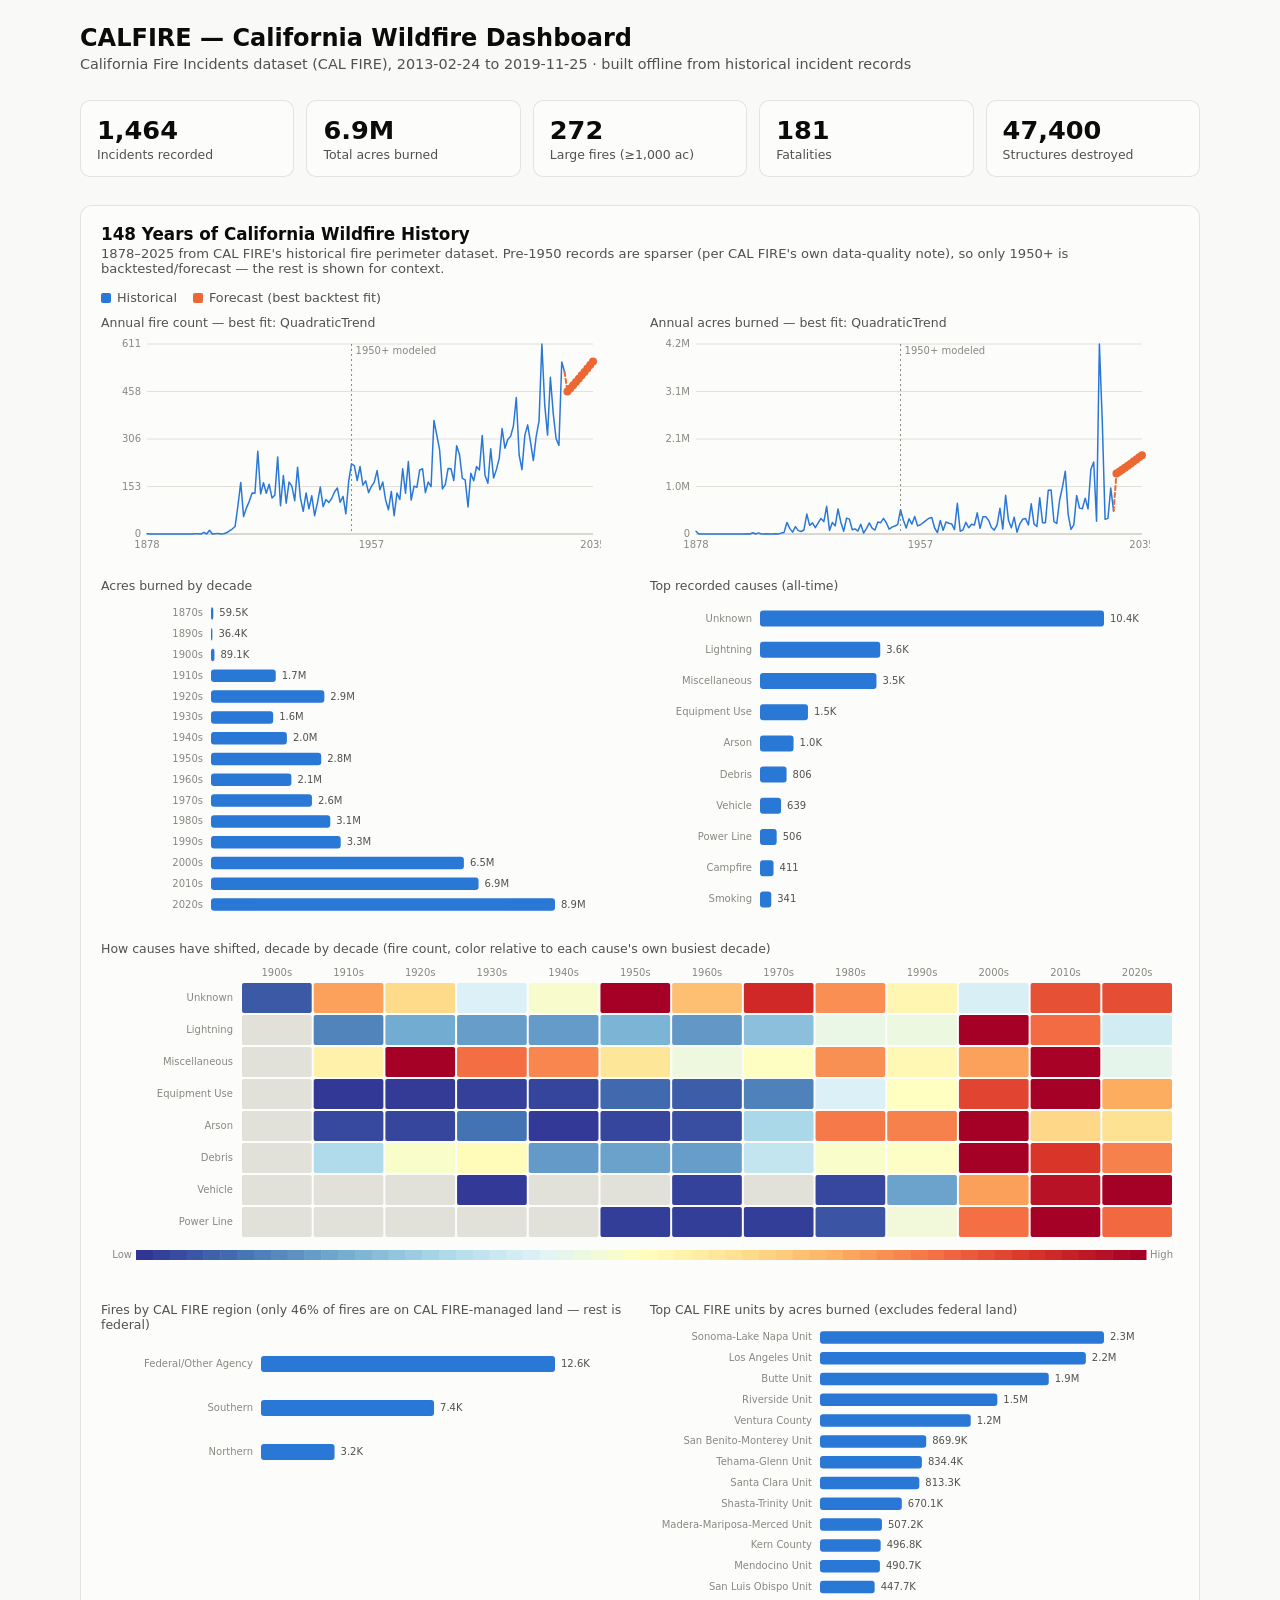
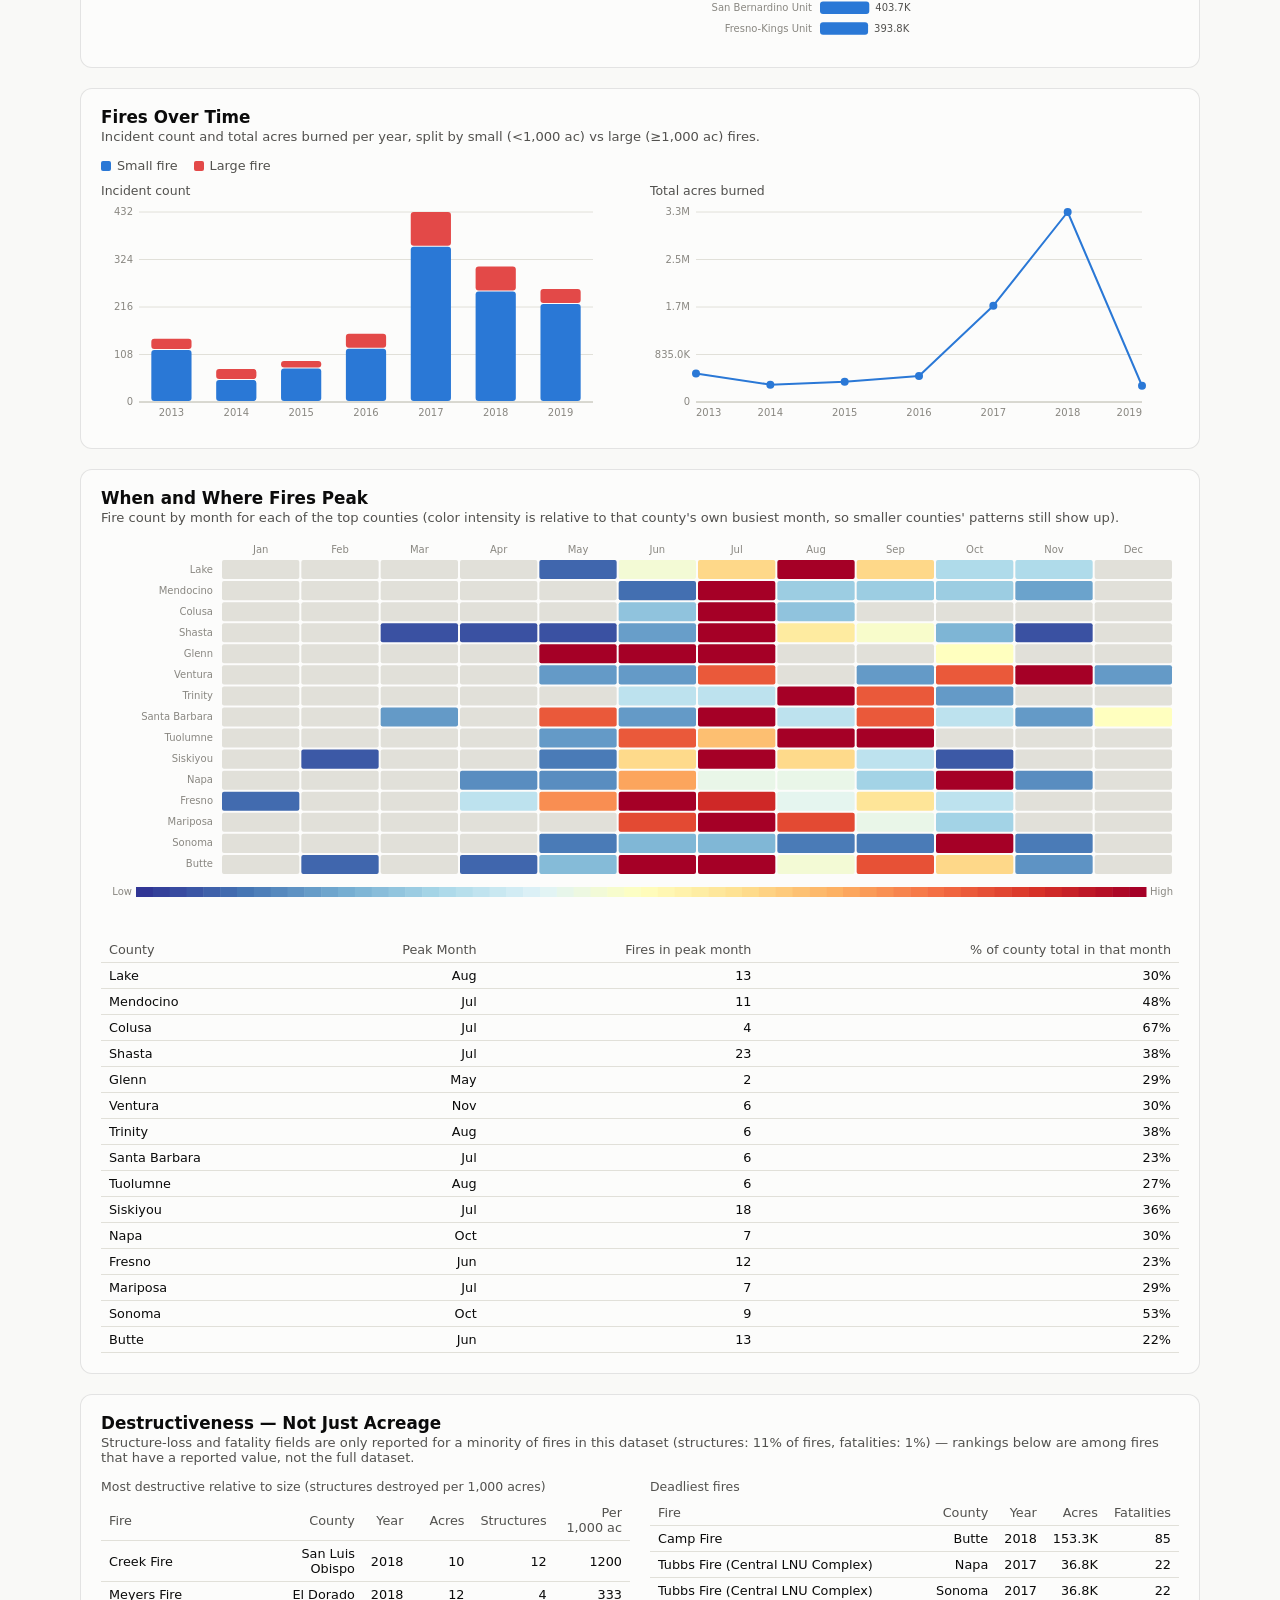
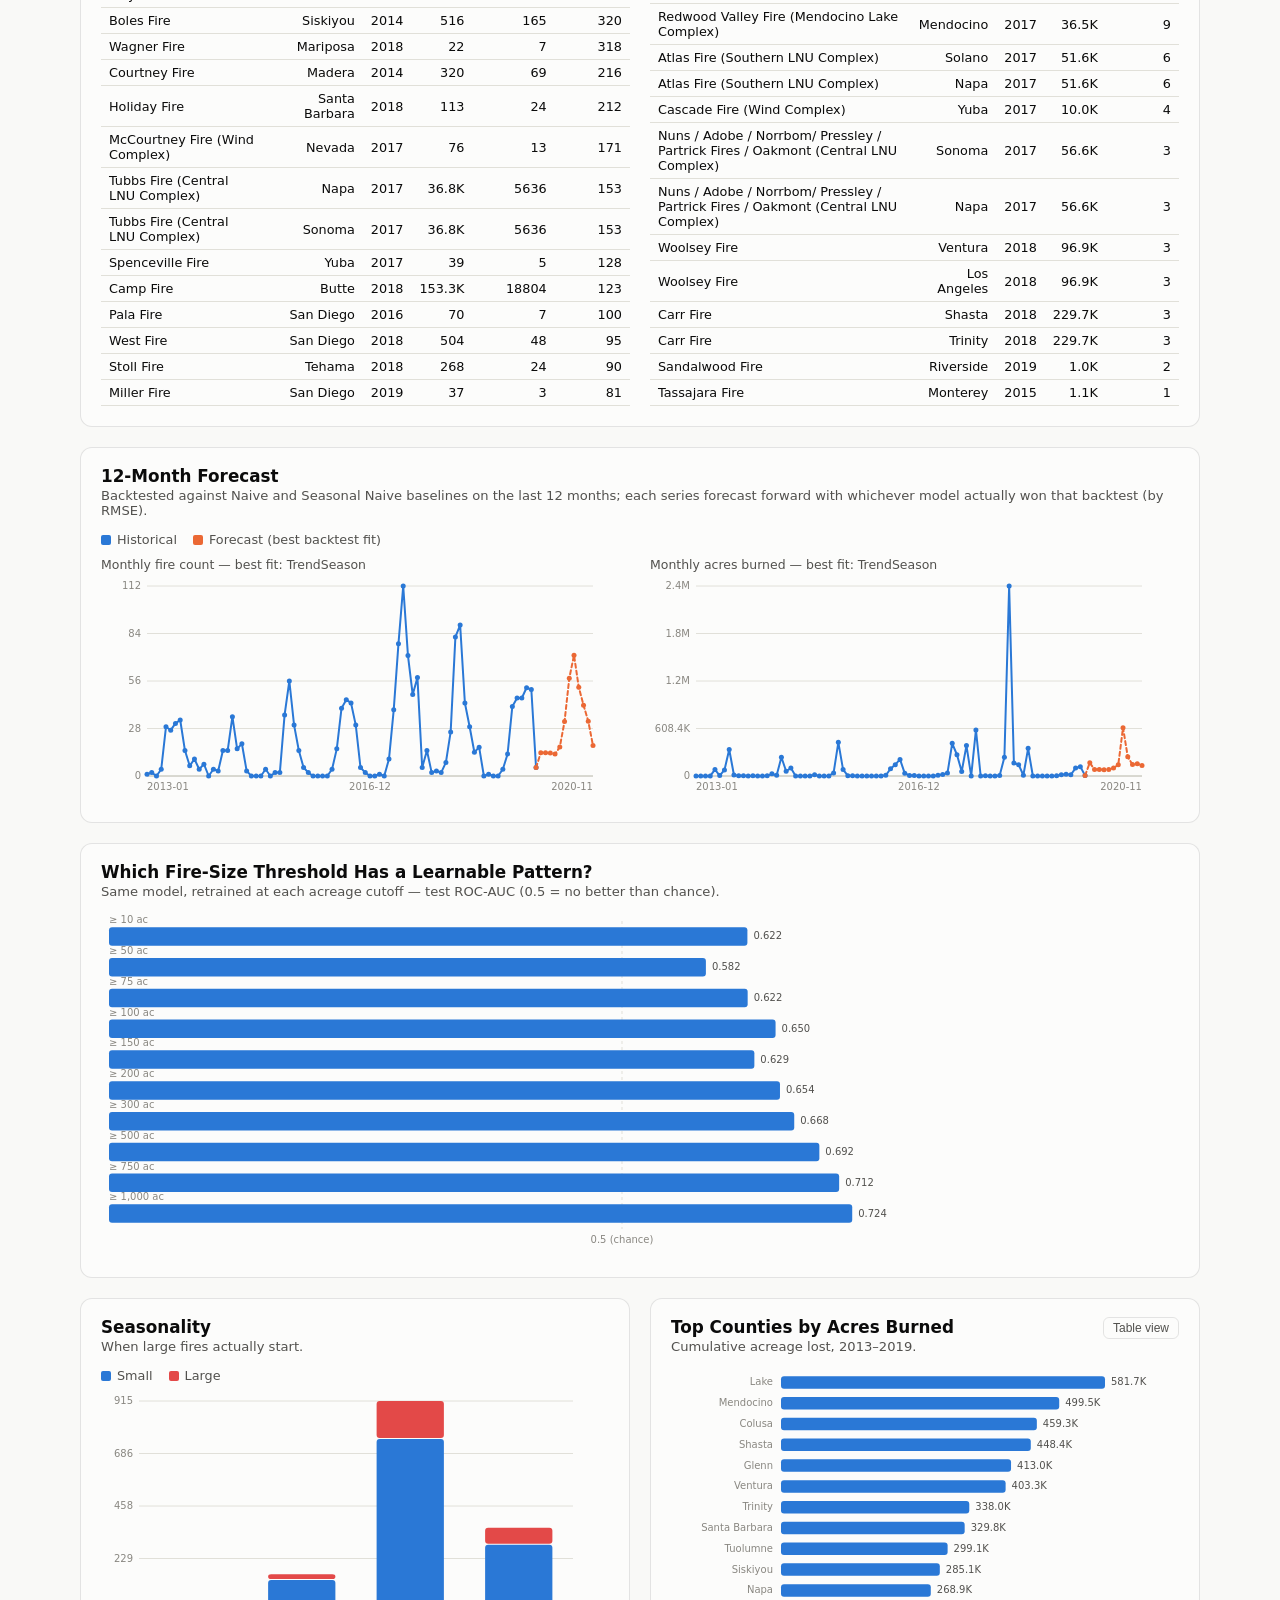
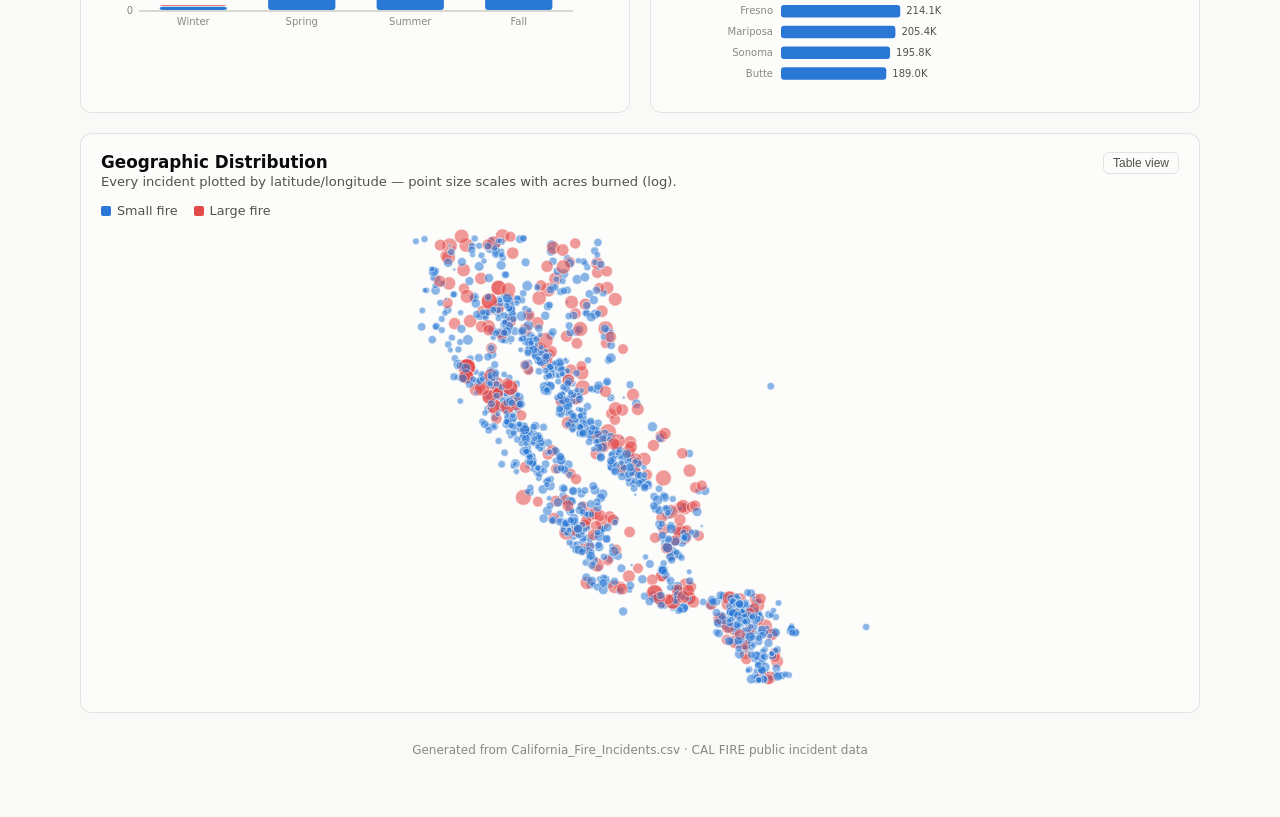
<file: dashboard/index.html>
<!doctype html>
<html lang="en">
<head>
<meta charset="utf-8">
<title>CALFIRE — California Wildfire Dashboard</title>
<style>
  .viz-root {
    color-scheme: light;
    --surface-1:      #fcfcfb;
    --plane:          #f9f9f7;
    --text-primary:   #0b0b0b;
    --text-secondary: #52514e;
    --text-muted:     #898781;
    --gridline:       #e1e0d9;
    --baseline:       #c3c2b7;
    --border:         rgba(11,11,11,0.10);
    --series-small:   #2a78d6;
    --series-large:   #e34948;
    --series-county:  #2a78d6;
    --series-forecast:#eb6834;
    --status-critical:#d03b3b;
  }
  @media (prefers-color-scheme: dark) {
    :root:where(:not([data-theme="light"])) .viz-root {
      color-scheme: dark;
      --surface-1:      #1a1a19;
      --plane:          #0d0d0d;
      --text-primary:   #ffffff;
      --text-secondary: #c3c2b7;
      --text-muted:     #898781;
      --gridline:       #2c2c2a;
      --baseline:       #383835;
      --border:         rgba(255,255,255,0.10);
      --series-small:   #3987e5;
      --series-large:   #e66767;
      --series-county:  #3987e5;
      --series-forecast:#d95926;
      --status-critical:#e66767;
    }
  }
  :root[data-theme="dark"] .viz-root {
    color-scheme: dark;
    --surface-1:      #1a1a19;
    --plane:          #0d0d0d;
    --text-primary:   #ffffff;
    --text-secondary: #c3c2b7;
    --text-muted:     #898781;
    --gridline:       #2c2c2a;
    --baseline:       #383835;
    --border:         rgba(255,255,255,0.10);
    --series-small:   #3987e5;
    --series-large:   #e66767;
    --series-county:  #3987e5;
    --series-forecast:#d95926;
    --status-critical:#e66767;
  }

  * { box-sizing: border-box; }
  body { margin: 0; font-family: system-ui, -apple-system, "Segoe UI", sans-serif; }
  .viz-root { background: var(--plane); color: var(--text-primary); min-height: 100%; padding: 24px 20px 60px; }
  .wrap { max-width: 1120px; margin: 0 auto; }
  h1 { font-size: 1.5rem; margin: 0 0 4px; }
  .subtitle { color: var(--text-secondary); font-size: 0.9rem; margin: 0 0 28px; }

  .stat-row { display: grid; grid-template-columns: repeat(auto-fit, minmax(160px, 1fr)); gap: 12px; margin-bottom: 28px; }
  .stat-tile { background: var(--surface-1); border: 1px solid var(--border); border-radius: 10px; padding: 14px 16px; }
  .stat-tile .value { font-size: 1.6rem; font-weight: 600; font-variant-numeric: tabular-nums; }
  .stat-tile .label { font-size: 0.78rem; color: var(--text-secondary); margin-top: 2px; }

  .panel { background: var(--surface-1); border: 1px solid var(--border); border-radius: 12px; padding: 18px 20px 20px; margin-bottom: 20px; }
  .panel h2 { font-size: 1.05rem; margin: 0 0 2px; }
  .panel .desc { font-size: 0.82rem; color: var(--text-secondary); margin: 0 0 14px; }
  .grid-2 { display: grid; grid-template-columns: 1fr 1fr; gap: 20px; }
  @media (max-width: 800px) { .grid-2 { grid-template-columns: 1fr; } }

  .legend { display: flex; gap: 16px; font-size: 0.8rem; color: var(--text-secondary); margin-bottom: 10px; flex-wrap: wrap; }
  .legend .item { display: flex; align-items: center; gap: 6px; }
  .swatch { width: 10px; height: 10px; border-radius: 2px; display: inline-block; }

  svg text { fill: var(--text-muted); font-size: 10px; }
  svg .axis-line { stroke: var(--baseline); stroke-width: 1; }
  svg .gridline { stroke: var(--gridline); stroke-width: 1; }
  svg .value-label { fill: var(--text-secondary); font-size: 10px; font-variant-numeric: tabular-nums; }

  .tooltip {
    position: fixed; pointer-events: none; z-index: 50;
    background: var(--text-primary); color: var(--surface-1);
    font-size: 0.78rem; padding: 6px 9px; border-radius: 6px;
    max-width: 220px; line-height: 1.4; opacity: 0; transition: opacity 0.08s;
  }
  .tooltip.show { opacity: 1; }

  .toggle-btn {
    font-size: 0.75rem; color: var(--text-secondary); background: none;
    border: 1px solid var(--border); border-radius: 6px; padding: 3px 9px;
    cursor: pointer; float: right;
  }
  .toggle-btn:hover { color: var(--text-primary); }

  table.data-table { width: 100%; border-collapse: collapse; font-size: 0.8rem; }
  table.data-table th, table.data-table td { text-align: right; padding: 5px 8px; border-bottom: 1px solid var(--gridline); font-variant-numeric: tabular-nums; }
  table.data-table th:first-child, table.data-table td:first-child { text-align: left; }
  table.data-table th { color: var(--text-secondary); font-weight: 500; }

  footer { text-align: center; font-size: 0.75rem; color: var(--text-muted); margin-top: 30px; }
</style>
</head>
<body>
<div class="viz-root">
  <div class="wrap">
    <h1>CALFIRE — California Wildfire Dashboard</h1>
    <p class="subtitle">California Fire Incidents dataset (CAL FIRE), <span id="date-range"></span> · built offline from historical incident records</p>

    <div class="stat-row" id="stat-row"></div>

    <div class="panel" id="panel-historical" style="display:none">
      <h2>148 Years of California Wildfire History</h2>
      <p class="desc" id="historical-desc"></p>
      <div class="legend">
        <span class="item"><span class="swatch" style="background:var(--series-small)"></span>Historical</span>
        <span class="item"><span class="swatch" style="background:var(--series-forecast)"></span>Forecast (best backtest fit)</span>
      </div>
      <div class="grid-2">
        <div>
          <div style="font-size:0.78rem;color:var(--text-secondary);margin-bottom:6px;" id="historical-count-label">Annual fire count</div>
          <div id="chart-historical-count"></div>
        </div>
        <div>
          <div style="font-size:0.78rem;color:var(--text-secondary);margin-bottom:6px;" id="historical-acres-label">Annual acres burned</div>
          <div id="chart-historical-acres"></div>
        </div>
      </div>
      <div class="grid-2" style="margin-top:18px;">
        <div>
          <div style="font-size:0.78rem;color:var(--text-secondary);margin-bottom:6px;">Acres burned by decade</div>
          <div id="chart-decade"></div>
        </div>
        <div>
          <div style="font-size:0.78rem;color:var(--text-secondary);margin-bottom:6px;">Top recorded causes (all-time)</div>
          <div id="chart-cause"></div>
        </div>
      </div>
      <div style="margin-top:18px;">
        <div style="font-size:0.78rem;color:var(--text-secondary);margin-bottom:6px;">How causes have shifted, decade by decade (fire count, color relative to each cause's own busiest decade)</div>
        <div id="chart-cause-decade"></div>
        <div id="scale-cause-decade"></div>
      </div>
      <div class="grid-2" style="margin-top:18px;">
        <div>
          <div style="font-size:0.78rem;color:var(--text-secondary);margin-bottom:6px;" id="region-label">Fires by CAL FIRE region</div>
          <div id="chart-region"></div>
        </div>
        <div>
          <div style="font-size:0.78rem;color:var(--text-secondary);margin-bottom:6px;">Top CAL FIRE units by acres burned (excludes federal land)</div>
          <div id="chart-calfire-units"></div>
        </div>
      </div>
    </div>

    <div class="panel">
      <h2>Fires Over Time</h2>
      <p class="desc">Incident count and total acres burned per year, split by small (&lt;1,000 ac) vs large (≥1,000 ac) fires.</p>
      <div class="legend">
        <span class="item"><span class="swatch" style="background:var(--series-small)"></span>Small fire</span>
        <span class="item"><span class="swatch" style="background:var(--series-large)"></span>Large fire</span>
      </div>
      <div class="grid-2">
        <div>
          <div style="font-size:0.78rem;color:var(--text-secondary);margin-bottom:6px;">Incident count</div>
          <div id="chart-yearly-count"></div>
        </div>
        <div>
          <div style="font-size:0.78rem;color:var(--text-secondary);margin-bottom:6px;">Total acres burned</div>
          <div id="chart-yearly-acres"></div>
        </div>
      </div>
    </div>

    <div class="panel">
      <h2>When and Where Fires Peak</h2>
      <p class="desc">Fire count by month for each of the top counties (color intensity is relative to that county's own busiest month, so smaller counties' patterns still show up).</p>
      <div id="chart-heatmap"></div>
      <div id="scale-heatmap"></div>
      <div id="table-peak-month" style="margin-top:16px;"></div>
    </div>

    <div class="panel">
      <h2>Destructiveness — Not Just Acreage</h2>
      <p class="desc" id="destructive-desc"></p>
      <div class="grid-2">
        <div>
          <div style="font-size:0.78rem;color:var(--text-secondary);margin-bottom:6px;">Most destructive relative to size (structures destroyed per 1,000 acres)</div>
          <div id="table-destructive"></div>
        </div>
        <div>
          <div style="font-size:0.78rem;color:var(--text-secondary);margin-bottom:6px;">Deadliest fires</div>
          <div id="table-deadly"></div>
        </div>
      </div>
    </div>

    <div class="panel" id="panel-forecast" style="display:none">
      <h2>12-Month Forecast</h2>
      <p class="desc" id="forecast-desc"></p>
      <div class="legend">
        <span class="item"><span class="swatch" style="background:var(--series-small)"></span>Historical</span>
        <span class="item"><span class="swatch" style="background:var(--series-forecast)"></span>Forecast (best backtest fit)</span>
      </div>
      <div class="grid-2">
        <div>
          <div style="font-size:0.78rem;color:var(--text-secondary);margin-bottom:6px;" id="forecast-count-label">Monthly fire count</div>
          <div id="chart-forecast-count"></div>
        </div>
        <div>
          <div style="font-size:0.78rem;color:var(--text-secondary);margin-bottom:6px;" id="forecast-acres-label">Monthly acres burned</div>
          <div id="chart-forecast-acres"></div>
        </div>
      </div>
    </div>

    <div class="panel" id="panel-thresholds" style="display:none">
      <h2>Which Fire-Size Threshold Has a Learnable Pattern?</h2>
      <p class="desc">Same model, retrained at each acreage cutoff — test ROC-AUC (0.5 = no better than chance).</p>
      <div id="chart-thresholds"></div>
    </div>

    <div class="grid-2">
      <div class="panel">
        <h2>Seasonality</h2>
        <p class="desc">When large fires actually start.</p>
        <div class="legend">
          <span class="item"><span class="swatch" style="background:var(--series-small)"></span>Small</span>
          <span class="item"><span class="swatch" style="background:var(--series-large)"></span>Large</span>
        </div>
        <div id="chart-seasonal"></div>
      </div>
      <div class="panel">
        <button class="toggle-btn" data-toggle="county">Table view</button>
        <h2>Top Counties by Acres Burned</h2>
        <p class="desc">Cumulative acreage lost, 2013–2019.</p>
        <div id="chart-county"></div>
        <div id="table-county" style="display:none"></div>
      </div>
    </div>

    <div class="panel">
      <button class="toggle-btn" data-toggle="map">Table view</button>
      <h2>Geographic Distribution</h2>
      <p class="desc">Every incident plotted by latitude/longitude — point size scales with acres burned (log).</p>
      <div class="legend">
        <span class="item"><span class="swatch" style="background:var(--series-small)"></span>Small fire</span>
        <span class="item"><span class="swatch" style="background:var(--series-large)"></span>Large fire</span>
      </div>
      <div id="chart-map"></div>
      <div id="table-map" style="display:none"></div>
    </div>

    <footer>Generated from California_Fire_Incidents.csv · CAL FIRE public incident data</footer>
  </div>
</div>
<div class="tooltip" id="tooltip"></div>

<script>
const DATA = {"stats": {"total_incidents": 1464, "total_acres": 6939166.0, "total_fatalities": 181, "total_structures_destroyed": 47400, "date_min": "2013-02-24", "date_max": "2019-11-25", "small_count": 1192, "large_count": 272}, "yearly": [{"Year": 2013, "count": 144, "acres": 500716.0, "large": 26}, {"Year": 2014, "count": 75, "acres": 305380.0, "large": 25}, {"Year": 2015, "count": 93, "acres": 356960.0, "large": 17}, {"Year": 2016, "count": 155, "acres": 457957.0, "large": 34}, {"Year": 2017, "count": 432, "acres": 1692851.0, "large": 79}, {"Year": 2018, "count": 308, "acres": 3339959.0, "large": 57}, {"Year": 2019, "count": 257, "acres": 285343.0, "large": 34}], "seasonal": [{"Season": "Winter", "count": 26, "large": 7, "acres": 596834.0}, {"Season": "Spring", "count": 160, "large": 25, "acres": 118809.0}, {"Season": "Summer", "count": 915, "large": 166, "acres": 4875209.0}, {"Season": "Fall", "count": 363, "large": 74, "acres": 1348314.0}], "county": [{"CountyPrimary": "Lake", "count": 44, "acres": 581665.0}, {"CountyPrimary": "Mendocino", "count": 23, "acres": 499469.0}, {"CountyPrimary": "Colusa", "count": 6, "acres": 459316.0}, {"CountyPrimary": "Shasta", "count": 60, "acres": 448436.0}, {"CountyPrimary": "Glenn", "count": 7, "acres": 412975.0}, {"CountyPrimary": "Ventura", "count": 20, "acres": 403253.0}, {"CountyPrimary": "Trinity", "count": 16, "acres": 338013.0}, {"CountyPrimary": "Santa Barbara", "count": 26, "acres": 329751.0}, {"CountyPrimary": "Tuolumne", "count": 22, "acres": 299132.0}, {"CountyPrimary": "Siskiyou", "count": 50, "acres": 285123.0}, {"CountyPrimary": "Napa", "count": 23, "acres": 268906.0}, {"CountyPrimary": "Fresno", "count": 53, "acres": 214075.0}, {"CountyPrimary": "Mariposa", "count": 24, "acres": 205354.0}, {"CountyPrimary": "Sonoma", "count": 17, "acres": 195819.0}, {"CountyPrimary": "Butte", "count": 58, "acres": 188989.0}], "monthly": [{"Month": 1, "count": 5, "acres": 3286.0, "MonthName": "Jan"}, {"Month": 2, "count": 5, "acres": 2726.0, "MonthName": "Feb"}, {"Month": 3, "count": 5, "acres": 851.0, "MonthName": "Mar"}, {"Month": 4, "count": 31, "acres": 14456.0, "MonthName": "Apr"}, {"Month": 5, "count": 124, "acres": 103502.0, "MonthName": "May"}, {"Month": 6, "count": 288, "acres": 408786.0, "MonthName": "Jun"}, {"Month": 7, "count": 374, "acres": 3422598.0, "MonthName": "Jul"}, {"Month": 8, "count": 253, "acres": 1043825.0, "MonthName": "Aug"}, {"Month": 9, "count": 188, "acres": 454828.0, "MonthName": "Sep"}, {"Month": 10, "count": 135, "acres": 523587.0, "MonthName": "Oct"}, {"Month": 11, "count": 40, "acres": 369899.0, "MonthName": "Nov"}, {"Month": 12, "count": 16, "acres": 590822.0, "MonthName": "Dec"}], "heatmap": [{"CountyPrimary": "Lake", "Month": 1, "count": 0, "acres": 0.0, "MonthName": "Jan"}, {"CountyPrimary": "Lake", "Month": 2, "count": 0, "acres": 0.0, "MonthName": "Feb"}, {"CountyPrimary": "Lake", "Month": 3, "count": 0, "acres": 0.0, "MonthName": "Mar"}, {"CountyPrimary": "Lake", "Month": 4, "count": 0, "acres": 0.0, "MonthName": "Apr"}, {"CountyPrimary": "Lake", "Month": 5, "count": 1, "acres": 175.0, "MonthName": "May"}, {"CountyPrimary": "Lake", "Month": 6, "count": 6, "acres": 15515.0, "MonthName": "Jun"}, {"CountyPrimary": "Lake", "Month": 7, "count": 8, "acres": 533100.0, "MonthName": "Jul"}, {"CountyPrimary": "Lake", "Month": 8, "count": 13, "acres": 29738.0, "MonthName": "Aug"}, {"CountyPrimary": "Lake", "Month": 9, "count": 8, "acres": 450.0, "MonthName": "Sep"}, {"CountyPrimary": "Lake", "Month": 10, "count": 4, "acres": 2419.0, "MonthName": "Oct"}, {"CountyPrimary": "Lake", "Month": 11, "count": 4, "acres": 268.0, "MonthName": "Nov"}, {"CountyPrimary": "Lake", "Month": 12, "count": 0, "acres": 0.0, "MonthName": "Dec"}, {"CountyPrimary": "Mendocino", "Month": 1, "count": 0, "acres": 0.0, "MonthName": "Jan"}, {"CountyPrimary": "Mendocino", "Month": 2, "count": 0, "acres": 0.0, "MonthName": "Feb"}, {"CountyPrimary": "Mendocino", "Month": 3, "count": 0, "acres": 0.0, "MonthName": "Mar"}, {"CountyPrimary": "Mendocino", "Month": 4, "count": 0, "acres": 0.0, "MonthName": "Apr"}, {"CountyPrimary": "Mendocino", "Month": 5, "count": 0, "acres": 0.0, "MonthName": "May"}, {"CountyPrimary": "Mendocino", "Month": 6, "count": 1, "acres": 35.0, "MonthName": "Jun"}, {"CountyPrimary": "Mendocino", "Month": 7, "count": 11, "acres": 461420.0, "MonthName": "Jul"}, {"CountyPrimary": "Mendocino", "Month": 8, "count": 3, "acres": 367.0, "MonthName": "Aug"}, {"CountyPrimary": "Mendocino", "Month": 9, "count": 3, "acres": 294.0, "MonthName": "Sep"}, {"CountyPrimary": "Mendocino", "Month": 10, "count": 3, "acres": 37236.0, "MonthName": "Oct"}, {"CountyPrimary": "Mendocino", "Month": 11, "count": 2, "acres": 117.0, "MonthName": "Nov"}, {"CountyPrimary": "Mendocino", "Month": 12, "count": 0, "acres": 0.0, "MonthName": "Dec"}, {"CountyPrimary": "Colusa", "Month": 1, "count": 0, "acres": 0.0, "MonthName": "Jan"}, {"CountyPrimary": "Colusa", "Month": 2, "count": 0, "acres": 0.0, "MonthName": "Feb"}, {"CountyPrimary": "Colusa", "Month": 3, "count": 0, "acres": 0.0, "MonthName": "Mar"}, {"CountyPrimary": "Colusa", "Month": 4, "count": 0, "acres": 0.0, "MonthName": "Apr"}, {"CountyPrimary": "Colusa", "Month": 5, "count": 0, "acres": 0.0, "MonthName": "May"}, {"CountyPrimary": "Colusa", "Month": 6, "count": 1, "acres": 28.0, "MonthName": "Jun"}, {"CountyPrimary": "Colusa", "Month": 7, "count": 4, "acres": 459268.0, "MonthName": "Jul"}, {"CountyPrimary": "Colusa", "Month": 8, "count": 1, "acres": 20.0, "MonthName": "Aug"}, {"CountyPrimary": "Colusa", "Month": 9, "count": 0, "acres": 0.0, "MonthName": "Sep"}, {"CountyPrimary": "Colusa", "Month": 10, "count": 0, "acres": 0.0, "MonthName": "Oct"}, {"CountyPrimary": "Colusa", "Month": 11, "count": 0, "acres": 0.0, "MonthName": "Nov"}, {"CountyPrimary": "Colusa", "Month": 12, "count": 0, "acres": 0.0, "MonthName": "Dec"}, {"CountyPrimary": "Shasta", "Month": 1, "count": 0, "acres": 0.0, "MonthName": "Jan"}, {"CountyPrimary": "Shasta", "Month": 2, "count": 0, "acres": 0.0, "MonthName": "Feb"}, {"CountyPrimary": "Shasta", "Month": 3, "count": 1, "acres": 11.0, "MonthName": "Mar"}, {"CountyPrimary": "Shasta", "Month": 4, "count": 1, "acres": 45.0, "MonthName": "Apr"}, {"CountyPrimary": "Shasta", "Month": 5, "count": 1, "acres": 50.0, "MonthName": "May"}, {"CountyPrimary": "Shasta", "Month": 6, "count": 4, "acres": 2120.0, "MonthName": "Jun"}, {"CountyPrimary": "Shasta", "Month": 7, "count": 23, "acres": 322394.0, "MonthName": "Jul"}, {"CountyPrimary": "Shasta", "Month": 8, "count": 13, "acres": 49446.0, "MonthName": "Aug"}, {"CountyPrimary": "Shasta", "Month": 9, "count": 11, "acres": 74168.0, "MonthName": "Sep"}, {"CountyPrimary": "Shasta", "Month": 10, "count": 5, "acres": 169.0, "MonthName": "Oct"}, {"CountyPrimary": "Shasta", "Month": 11, "count": 1, "acres": 33.0, "MonthName": "Nov"}, {"CountyPrimary": "Shasta", "Month": 12, "count": 0, "acres": 0.0, "MonthName": "Dec"}, {"CountyPrimary": "Glenn", "Month": 1, "count": 0, "acres": 0.0, "MonthName": "Jan"}, {"CountyPrimary": "Glenn", "Month": 2, "count": 0, "acres": 0.0, "MonthName": "Feb"}, {"CountyPrimary": "Glenn", "Month": 3, "count": 0, "acres": 0.0, "MonthName": "Mar"}, {"CountyPrimary": "Glenn", "Month": 4, "count": 0, "acres": 0.0, "MonthName": "Apr"}, {"CountyPrimary": "Glenn", "Month": 5, "count": 2, "acres": 292.0, "MonthName": "May"}, {"CountyPrimary": "Glenn", "Month": 6, "count": 2, "acres": 2417.0, "MonthName": "Jun"}, {"CountyPrimary": "Glenn", "Month": 7, "count": 2, "acres": 410203.0, "MonthName": "Jul"}, {"CountyPrimary": "Glenn", "Month": 8, "count": 0, "acres": 0.0, "MonthName": "Aug"}, {"CountyPrimary": "Glenn", "Month": 9, "count": 0, "acres": 0.0, "MonthName": "Sep"}, {"CountyPrimary": "Glenn", "Month": 10, "count": 1, "acres": 63.0, "MonthName": "Oct"}, {"CountyPrimary": "Glenn", "Month": 11, "count": 0, "acres": 0.0, "MonthName": "Nov"}, {"CountyPrimary": "Glenn", "Month": 12, "count": 0, "acres": 0.0, "MonthName": "Dec"}, {"CountyPrimary": "Ventura", "Month": 1, "count": 0, "acres": 0.0, "MonthName": "Jan"}, {"CountyPrimary": "Ventura", "Month": 2, "count": 0, "acres": 0.0, "MonthName": "Feb"}, {"CountyPrimary": "Ventura", "Month": 3, "count": 0, "acres": 0.0, "MonthName": "Mar"}, {"CountyPrimary": "Ventura", "Month": 4, "count": 0, "acres": 0.0, "MonthName": "Apr"}, {"CountyPrimary": "Ventura", "Month": 5, "count": 1, "acres": 4346.0, "MonthName": "May"}, {"CountyPrimary": "Ventura", "Month": 6, "count": 1, "acres": 2304.0, "MonthName": "Jun"}, {"CountyPrimary": "Ventura", "Month": 7, "count": 5, "acres": 319.0, "MonthName": "Jul"}, {"CountyPrimary": "Ventura", "Month": 8, "count": 0, "acres": 0.0, "MonthName": "Aug"}, {"CountyPrimary": "Ventura", "Month": 9, "count": 1, "acres": 279.0, "MonthName": "Sep"}, {"CountyPrimary": "Ventura", "Month": 10, "count": 5, "acres": 12182.0, "MonthName": "Oct"}, {"CountyPrimary": "Ventura", "Month": 11, "count": 6, "acres": 101930.0, "MonthName": "Nov"}, {"CountyPrimary": "Ventura", "Month": 12, "count": 1, "acres": 281893.0, "MonthName": "Dec"}, {"CountyPrimary": "Trinity", "Month": 1, "count": 0, "acres": 0.0, "MonthName": "Jan"}, {"CountyPrimary": "Trinity", "Month": 2, "count": 0, "acres": 0.0, "MonthName": "Feb"}, {"CountyPrimary": "Trinity", "Month": 3, "count": 0, "acres": 0.0, "MonthName": "Mar"}, {"CountyPrimary": "Trinity", "Month": 4, "count": 0, "acres": 0.0, "MonthName": "Apr"}, {"CountyPrimary": "Trinity", "Month": 5, "count": 0, "acres": 0.0, "MonthName": "May"}, {"CountyPrimary": "Trinity", "Month": 6, "count": 2, "acres": 1842.0, "MonthName": "Jun"}, {"CountyPrimary": "Trinity", "Month": 7, "count": 2, "acres": 229666.0, "MonthName": "Jul"}, {"CountyPrimary": "Trinity", "Month": 8, "count": 6, "acres": 27354.0, "MonthName": "Aug"}, {"CountyPrimary": "Trinity", "Month": 9, "count": 5, "acres": 79003.0, "MonthName": "Sep"}, {"CountyPrimary": "Trinity", "Month": 10, "count": 1, "acres": 148.0, "MonthName": "Oct"}, {"CountyPrimary": "Trinity", "Month": 11, "count": 0, "acres": 0.0, "MonthName": "Nov"}, {"CountyPrimary": "Trinity", "Month": 12, "count": 0, "acres": 0.0, "MonthName": "Dec"}, {"CountyPrimary": "Santa Barbara", "Month": 1, "count": 0, "acres": 0.0, "MonthName": "Jan"}, {"CountyPrimary": "Santa Barbara", "Month": 2, "count": 0, "acres": 0.0, "MonthName": "Feb"}, {"CountyPrimary": "Santa Barbara", "Month": 3, "count": 1, "acres": 258.0, "MonthName": "Mar"}, {"CountyPrimary": "Santa Barbara", "Month": 4, "count": 0, "acres": 0.0, "MonthName": "Apr"}, {"CountyPrimary": "Santa Barbara", "Month": 5, "count": 5, "acres": 3036.0, "MonthName": "May"}, {"CountyPrimary": "Santa Barbara", "Month": 6, "count": 1, "acres": 7474.0, "MonthName": "Jun"}, {"CountyPrimary": "Santa Barbara", "Month": 7, "count": 6, "acres": 18880.0, "MonthName": "Jul"}, {"CountyPrimary": "Santa Barbara", "Month": 8, "count": 2, "acres": 1066.0, "MonthName": "Aug"}, {"CountyPrimary": "Santa Barbara", "Month": 9, "count": 5, "acres": 13549.0, "MonthName": "Sep"}, {"CountyPrimary": "Santa Barbara", "Month": 10, "count": 2, "acres": 441.0, "MonthName": "Oct"}, {"CountyPrimary": "Santa Barbara", "Month": 11, "count": 1, "acres": 3126.0, "MonthName": "Nov"}, {"CountyPrimary": "Santa Barbara", "Month": 12, "count": 3, "acres": 281921.0, "MonthName": "Dec"}, {"CountyPrimary": "Tuolumne", "Month": 1, "count": 0, "acres": 0.0, "MonthName": "Jan"}, {"CountyPrimary": "Tuolumne", "Month": 2, "count": 0, "acres": 0.0, "MonthName": "Feb"}, {"CountyPrimary": "Tuolumne", "Month": 3, "count": 0, "acres": 0.0, "MonthName": "Mar"}, {"CountyPrimary": "Tuolumne", "Month": 4, "count": 0, "acres": 0.0, "MonthName": "Apr"}, {"CountyPrimary": "Tuolumne", "Month": 5, "count": 1, "acres": 85.0, "MonthName": "May"}, {"CountyPrimary": "Tuolumne", "Month": 6, "count": 5, "acres": 1057.0, "MonthName": "Jun"}, {"CountyPrimary": "Tuolumne", "Month": 7, "count": 4, "acres": 1050.0, "MonthName": "Jul"}, {"CountyPrimary": "Tuolumne", "Month": 8, "count": 6, "acres": 294987.0, "MonthName": "Aug"}, {"CountyPrimary": "Tuolumne", "Month": 9, "count": 6, "acres": 1953.0, "MonthName": "Sep"}, {"CountyPrimary": "Tuolumne", "Month": 10, "count": 0, "acres": 0.0, "MonthName": "Oct"}, {"CountyPrimary": "Tuolumne", "Month": 11, "count": 0, "acres": 0.0, "MonthName": "Nov"}, {"CountyPrimary": "Tuolumne", "Month": 12, "count": 0, "acres": 0.0, "MonthName": "Dec"}, {"CountyPrimary": "Siskiyou", "Month": 1, "count": 0, "acres": 0.0, "MonthName": "Jan"}, {"CountyPrimary": "Siskiyou", "Month": 2, "count": 1, "acres": 200.0, "MonthName": "Feb"}, {"CountyPrimary": "Siskiyou", "Month": 3, "count": 0, "acres": 0.0, "MonthName": "Mar"}, {"CountyPrimary": "Siskiyou", "Month": 4, "count": 0, "acres": 0.0, "MonthName": "Apr"}, {"CountyPrimary": "Siskiyou", "Month": 5, "count": 2, "acres": 154.0, "MonthName": "May"}, {"CountyPrimary": "Siskiyou", "Month": 6, "count": 11, "acres": 3327.0, "MonthName": "Jun"}, {"CountyPrimary": "Siskiyou", "Month": 7, "count": 18, "acres": 122288.0, "MonthName": "Jul"}, {"CountyPrimary": "Siskiyou", "Month": 8, "count": 11, "acres": 156386.0, "MonthName": "Aug"}, {"CountyPrimary": "Siskiyou", "Month": 9, "count": 6, "acres": 2753.0, "MonthName": "Sep"}, {"CountyPrimary": "Siskiyou", "Month": 10, "count": 1, "acres": 15.0, "MonthName": "Oct"}, {"CountyPrimary": "Siskiyou", "Month": 11, "count": 0, "acres": 0.0, "MonthName": "Nov"}, {"CountyPrimary": "Siskiyou", "Month": 12, "count": 0, "acres": 0.0, "MonthName": "Dec"}, {"CountyPrimary": "Napa", "Month": 1, "count": 0, "acres": 0.0, "MonthName": "Jan"}, {"CountyPrimary": "Napa", "Month": 2, "count": 0, "acres": 0.0, "MonthName": "Feb"}, {"CountyPrimary": "Napa", "Month": 3, "count": 0, "acres": 0.0, "MonthName": "Mar"}, {"CountyPrimary": "Napa", "Month": 4, "count": 1, "acres": 75.0, "MonthName": "Apr"}, {"CountyPrimary": "Napa", "Month": 5, "count": 1, "acres": 12.0, "MonthName": "May"}, {"CountyPrimary": "Napa", "Month": 6, "count": 5, "acres": 90417.0, "MonthName": "Jun"}, {"CountyPrimary": "Napa", "Month": 7, "count": 3, "acres": 4499.0, "MonthName": "Jul"}, {"CountyPrimary": "Napa", "Month": 8, "count": 3, "acres": 25242.0, "MonthName": "Aug"}, {"CountyPrimary": "Napa", "Month": 9, "count": 2, "acres": 2517.0, "MonthName": "Sep"}, {"CountyPrimary": "Napa", "Month": 10, "count": 7, "acres": 145954.0, "MonthName": "Oct"}, {"CountyPrimary": "Napa", "Month": 11, "count": 1, "acres": 190.0, "MonthName": "Nov"}, {"CountyPrimary": "Napa", "Month": 12, "count": 0, "acres": 0.0, "MonthName": "Dec"}, {"CountyPrimary": "Fresno", "Month": 1, "count": 1, "acres": 106.0, "MonthName": "Jan"}, {"CountyPrimary": "Fresno", "Month": 2, "count": 0, "acres": 0.0, "MonthName": "Feb"}, {"CountyPrimary": "Fresno", "Month": 3, "count": 0, "acres": 0.0, "MonthName": "Mar"}, {"CountyPrimary": "Fresno", "Month": 4, "count": 4, "acres": 6870.0, "MonthName": "Apr"}, {"CountyPrimary": "Fresno", "Month": 5, "count": 9, "acres": 11486.0, "MonthName": "May"}, {"CountyPrimary": "Fresno", "Month": 6, "count": 12, "acres": 1562.0, "MonthName": "Jun"}, {"CountyPrimary": "Fresno", "Month": 7, "count": 11, "acres": 183591.0, "MonthName": "Jul"}, {"CountyPrimary": "Fresno", "Month": 8, "count": 5, "acres": 7363.0, "MonthName": "Aug"}, {"CountyPrimary": "Fresno", "Month": 9, "count": 7, "acres": 770.0, "MonthName": "Sep"}, {"CountyPrimary": "Fresno", "Month": 10, "count": 4, "acres": 2327.0, "MonthName": "Oct"}, {"CountyPrimary": "Fresno", "Month": 11, "count": 0, "acres": 0.0, "MonthName": "Nov"}, {"CountyPrimary": "Fresno", "Month": 12, "count": 0, "acres": 0.0, "MonthName": "Dec"}, {"CountyPrimary": "Mariposa", "Month": 1, "count": 0, "acres": 0.0, "MonthName": "Jan"}, {"CountyPrimary": "Mariposa", "Month": 2, "count": 0, "acres": 0.0, "MonthName": "Feb"}, {"CountyPrimary": "Mariposa", "Month": 3, "count": 0, "acres": 0.0, "MonthName": "Mar"}, {"CountyPrimary": "Mariposa", "Month": 4, "count": 0, "acres": 0.0, "MonthName": "Apr"}, {"CountyPrimary": "Mariposa", "Month": 5, "count": 0, "acres": 0.0, "MonthName": "May"}, {"CountyPrimary": "Mariposa", "Month": 6, "count": 6, "acres": 2699.0, "MonthName": "Jun"}, {"CountyPrimary": "Mariposa", "Month": 7, "count": 7, "acres": 179421.0, "MonthName": "Jul"}, {"CountyPrimary": "Mariposa", "Month": 8, "count": 6, "acres": 16964.0, "MonthName": "Aug"}, {"CountyPrimary": "Mariposa", "Month": 9, "count": 3, "acres": 690.0, "MonthName": "Sep"}, {"CountyPrimary": "Mariposa", "Month": 10, "count": 2, "acres": 5580.0, "MonthName": "Oct"}, {"CountyPrimary": "Mariposa", "Month": 11, "count": 0, "acres": 0.0, "MonthName": "Nov"}, {"CountyPrimary": "Mariposa", "Month": 12, "count": 0, "acres": 0.0, "MonthName": "Dec"}, {"CountyPrimary": "Sonoma", "Month": 1, "count": 0, "acres": 0.0, "MonthName": "Jan"}, {"CountyPrimary": "Sonoma", "Month": 2, "count": 0, "acres": 0.0, "MonthName": "Feb"}, {"CountyPrimary": "Sonoma", "Month": 3, "count": 0, "acres": 0.0, "MonthName": "Mar"}, {"CountyPrimary": "Sonoma", "Month": 4, "count": 0, "acres": 0.0, "MonthName": "Apr"}, {"CountyPrimary": "Sonoma", "Month": 5, "count": 1, "acres": 125.0, "MonthName": "May"}, {"CountyPrimary": "Sonoma", "Month": 6, "count": 2, "acres": 38.0, "MonthName": "Jun"}, {"CountyPrimary": "Sonoma", "Month": 7, "count": 2, "acres": 169.0, "MonthName": "Jul"}, {"CountyPrimary": "Sonoma", "Month": 8, "count": 1, "acres": 18.0, "MonthName": "Aug"}, {"CountyPrimary": "Sonoma", "Month": 9, "count": 1, "acres": 1547.0, "MonthName": "Sep"}, {"CountyPrimary": "Sonoma", "Month": 10, "count": 9, "acres": 190417.0, "MonthName": "Oct"}, {"CountyPrimary": "Sonoma", "Month": 11, "count": 1, "acres": 3505.0, "MonthName": "Nov"}, {"CountyPrimary": "Sonoma", "Month": 12, "count": 0, "acres": 0.0, "MonthName": "Dec"}, {"CountyPrimary": "Butte", "Month": 1, "count": 0, "acres": 0.0, "MonthName": "Jan"}, {"CountyPrimary": "Butte", "Month": 2, "count": 1, "acres": 0.0, "MonthName": "Feb"}, {"CountyPrimary": "Butte", "Month": 3, "count": 0, "acres": 0.0, "MonthName": "Mar"}, {"CountyPrimary": "Butte", "Month": 4, "count": 1, "acres": 10.0, "MonthName": "Apr"}, {"CountyPrimary": "Butte", "Month": 5, "count": 3, "acres": 171.0, "MonthName": "May"}, {"CountyPrimary": "Butte", "Month": 6, "count": 13, "acres": 1262.0, "MonthName": "Jun"}, {"CountyPrimary": "Butte", "Month": 7, "count": 13, "acres": 8033.0, "MonthName": "Jul"}, {"CountyPrimary": "Butte", "Month": 8, "count": 6, "acres": 7288.0, "MonthName": "Aug"}, {"CountyPrimary": "Butte", "Month": 9, "count": 11, "acres": 3122.0, "MonthName": "Sep"}, {"CountyPrimary": "Butte", "Month": 10, "count": 8, "acres": 15767.0, "MonthName": "Oct"}, {"CountyPrimary": "Butte", "Month": 11, "count": 2, "acres": 153336.0, "MonthName": "Nov"}, {"CountyPrimary": "Butte", "Month": 12, "count": 0, "acres": 0.0, "MonthName": "Dec"}], "peak_month": [{"CountyPrimary": "Lake", "PeakMonth": "Aug", "PeakCount": 13, "TotalCount": 44, "PeakShare": 0.29545454545454547}, {"CountyPrimary": "Mendocino", "PeakMonth": "Jul", "PeakCount": 11, "TotalCount": 23, "PeakShare": 0.4782608695652174}, {"CountyPrimary": "Colusa", "PeakMonth": "Jul", "PeakCount": 4, "TotalCount": 6, "PeakShare": 0.6666666666666666}, {"CountyPrimary": "Shasta", "PeakMonth": "Jul", "PeakCount": 23, "TotalCount": 60, "PeakShare": 0.38333333333333336}, {"CountyPrimary": "Glenn", "PeakMonth": "May", "PeakCount": 2, "TotalCount": 7, "PeakShare": 0.2857142857142857}, {"CountyPrimary": "Ventura", "PeakMonth": "Nov", "PeakCount": 6, "TotalCount": 20, "PeakShare": 0.3}, {"CountyPrimary": "Trinity", "PeakMonth": "Aug", "PeakCount": 6, "TotalCount": 16, "PeakShare": 0.375}, {"CountyPrimary": "Santa Barbara", "PeakMonth": "Jul", "PeakCount": 6, "TotalCount": 26, "PeakShare": 0.23076923076923078}, {"CountyPrimary": "Tuolumne", "PeakMonth": "Aug", "PeakCount": 6, "TotalCount": 22, "PeakShare": 0.2727272727272727}, {"CountyPrimary": "Siskiyou", "PeakMonth": "Jul", "PeakCount": 18, "TotalCount": 50, "PeakShare": 0.36}, {"CountyPrimary": "Napa", "PeakMonth": "Oct", "PeakCount": 7, "TotalCount": 23, "PeakShare": 0.30434782608695654}, {"CountyPrimary": "Fresno", "PeakMonth": "Jun", "PeakCount": 12, "TotalCount": 53, "PeakShare": 0.22641509433962265}, {"CountyPrimary": "Mariposa", "PeakMonth": "Jul", "PeakCount": 7, "TotalCount": 24, "PeakShare": 0.2916666666666667}, {"CountyPrimary": "Sonoma", "PeakMonth": "Oct", "PeakCount": 9, "TotalCount": 17, "PeakShare": 0.5294117647058824}, {"CountyPrimary": "Butte", "PeakMonth": "Jun", "PeakCount": 13, "TotalCount": 58, "PeakShare": 0.22413793103448276}], "destructive": [{"Name": "Creek Fire", "CountyPrimary": "San Luis Obispo", "Year": 2018, "AcresBurned": 10.0, "StructuresDestroyedNum": 12.0, "StructuresPer1000Acres": 1200.0}, {"Name": "Meyers Fire", "CountyPrimary": "El Dorado", "Year": 2018, "AcresBurned": 12.0, "StructuresDestroyedNum": 4.0, "StructuresPer1000Acres": 333.3333333333333}, {"Name": "Boles Fire", "CountyPrimary": "Siskiyou", "Year": 2014, "AcresBurned": 516.0, "StructuresDestroyedNum": 165.0, "StructuresPer1000Acres": 319.7674418604651}, {"Name": "Wagner Fire", "CountyPrimary": "Mariposa", "Year": 2018, "AcresBurned": 22.0, "StructuresDestroyedNum": 7.0, "StructuresPer1000Acres": 318.1818181818182}, {"Name": "Courtney Fire", "CountyPrimary": "Madera", "Year": 2014, "AcresBurned": 320.0, "StructuresDestroyedNum": 69.0, "StructuresPer1000Acres": 215.625}, {"Name": "Holiday Fire", "CountyPrimary": "Santa Barbara", "Year": 2018, "AcresBurned": 113.0, "StructuresDestroyedNum": 24.0, "StructuresPer1000Acres": 212.38938053097345}, {"Name": "McCourtney Fire (Wind Complex)", "CountyPrimary": "Nevada", "Year": 2017, "AcresBurned": 76.0, "StructuresDestroyedNum": 13.0, "StructuresPer1000Acres": 171.05263157894737}, {"Name": "Tubbs Fire (Central LNU Complex)", "CountyPrimary": "Napa", "Year": 2017, "AcresBurned": 36807.0, "StructuresDestroyedNum": 5636.0, "StructuresPer1000Acres": 153.12304724644767}, {"Name": "Tubbs Fire (Central LNU Complex)", "CountyPrimary": "Sonoma", "Year": 2017, "AcresBurned": 36807.0, "StructuresDestroyedNum": 5636.0, "StructuresPer1000Acres": 153.12304724644767}, {"Name": "Spenceville Fire", "CountyPrimary": "Yuba", "Year": 2017, "AcresBurned": 39.0, "StructuresDestroyedNum": 5.0, "StructuresPer1000Acres": 128.2051282051282}, {"Name": "Camp Fire", "CountyPrimary": "Butte", "Year": 2018, "AcresBurned": 153336.0, "StructuresDestroyedNum": 18804.0, "StructuresPer1000Acres": 122.63264986695883}, {"Name": "Pala Fire", "CountyPrimary": "San Diego", "Year": 2016, "AcresBurned": 70.0, "StructuresDestroyedNum": 7.0, "StructuresPer1000Acres": 99.99999999999999}, {"Name": "West Fire", "CountyPrimary": "San Diego", "Year": 2018, "AcresBurned": 504.0, "StructuresDestroyedNum": 48.0, "StructuresPer1000Acres": 95.23809523809524}, {"Name": "Stoll Fire", "CountyPrimary": "Tehama", "Year": 2018, "AcresBurned": 268.0, "StructuresDestroyedNum": 24.0, "StructuresPer1000Acres": 89.55223880597015}, {"Name": "Miller Fire", "CountyPrimary": "San Diego", "Year": 2019, "AcresBurned": 37.0, "StructuresDestroyedNum": 3.0, "StructuresPer1000Acres": 81.08108108108108}], "deadly": [{"Name": "Camp Fire", "CountyPrimary": "Butte", "Year": 2018, "AcresBurned": 153336.0, "FatalitiesNum": 85.0}, {"Name": "Tubbs Fire (Central LNU Complex)", "CountyPrimary": "Napa", "Year": 2017, "AcresBurned": 36807.0, "FatalitiesNum": 22.0}, {"Name": "Tubbs Fire (Central LNU Complex)", "CountyPrimary": "Sonoma", "Year": 2017, "AcresBurned": 36807.0, "FatalitiesNum": 22.0}, {"Name": "Redwood Valley Fire (Mendocino Lake Complex)", "CountyPrimary": "Mendocino", "Year": 2017, "AcresBurned": 36523.0, "FatalitiesNum": 9.0}, {"Name": "Atlas Fire (Southern LNU Complex)", "CountyPrimary": "Solano", "Year": 2017, "AcresBurned": 51624.0, "FatalitiesNum": 6.0}, {"Name": "Atlas Fire (Southern LNU Complex)", "CountyPrimary": "Napa", "Year": 2017, "AcresBurned": 51624.0, "FatalitiesNum": 6.0}, {"Name": "Cascade Fire (Wind Complex)", "CountyPrimary": "Yuba", "Year": 2017, "AcresBurned": 9989.0, "FatalitiesNum": 4.0}, {"Name": "Nuns / Adobe / Norrbom/ Pressley / Partrick Fires / Oakmont (Central LNU Complex)", "CountyPrimary": "Sonoma", "Year": 2017, "AcresBurned": 56556.0, "FatalitiesNum": 3.0}, {"Name": "Nuns / Adobe / Norrbom/ Pressley / Partrick Fires / Oakmont (Central LNU Complex)", "CountyPrimary": "Napa", "Year": 2017, "AcresBurned": 56556.0, "FatalitiesNum": 3.0}, {"Name": "Woolsey Fire", "CountyPrimary": "Ventura", "Year": 2018, "AcresBurned": 96949.0, "FatalitiesNum": 3.0}, {"Name": "Woolsey Fire", "CountyPrimary": "Los Angeles", "Year": 2018, "AcresBurned": 96949.0, "FatalitiesNum": 3.0}, {"Name": "Carr Fire", "CountyPrimary": "Shasta", "Year": 2018, "AcresBurned": 229651.0, "FatalitiesNum": 3.0}, {"Name": "Carr Fire", "CountyPrimary": "Trinity", "Year": 2018, "AcresBurned": 229651.0, "FatalitiesNum": 3.0}, {"Name": "Sandalwood Fire", "CountyPrimary": "Riverside", "Year": 2019, "AcresBurned": 1011.0, "FatalitiesNum": 2.0}, {"Name": "Tassajara Fire", "CountyPrimary": "Monterey", "Year": 2015, "AcresBurned": 1086.0, "FatalitiesNum": 1.0}], "reporting_coverage": {"structures_pct": 0.10997267759562841, "fatalities_pct": 0.014344262295081968}, "points": [{"lat": 37.857, "lon": -120.086, "acres": 257314.0, "Year": 2013, "Large": 1, "county": "Tuolumne", "Name": "Rim Fire"}, {"lat": 34.585595, "lon": -118.423176, "acres": 30274.0, "Year": 2013, "Large": 1, "county": "Los Angeles", "Name": "Powerhouse Fire"}, {"lat": 33.7095, "lon": -116.72885, "acres": 27531.0, "Year": 2013, "Large": 1, "county": "Riverside", "Name": "Mountain Fire"}, {"lat": 39.12, "lon": -120.65, "acres": 27440.0, "Year": 2013, "Large": 1, "county": "Placer", "Name": "American Fire"}, {"lat": 37.279, "lon": -119.318, "acres": 22992.0, "Year": 2013, "Large": 1, "county": "Fresno", "Name": "Aspen Fire"}, {"lat": 33.86157, "lon": -116.90427, "acres": 20292.0, "Year": 2013, "Large": 1, "county": "Riverside", "Name": "Silver Fire"}, {"lat": 41.32, "lon": -123.176, "acres": 14754.0, "Year": 2013, "Large": 1, "county": "Siskiyou", "Name": "Salmon River Complex"}, {"lat": 41.035, "lon": -123.488, "acres": 12503.0, "Year": 2013, "Large": 1, "county": "Humboldt", "Name": "Corral Complex"}, {"lat": 40.04263, "lon": -121.85397, "acres": 11429.0, "Year": 2013, "Large": 1, "county": "Tehama", "Name": "Deer Fire"}, {"lat": 40.498332, "lon": -122.535496, "acres": 8073.0, "Year": 2013, "Large": 1, "county": "Shasta", "Name": "Clover Fire"}, {"lat": 32.95435, "lon": -116.47381, "acres": 7055.0, "Year": 2013, "Large": 1, "county": "San Diego", "Name": "Chariot Fire"}, {"lat": 40.190062, "lon": -121.595555, "acres": 6965.0, "Year": 2013, "Large": 1, "county": "Tehama", "Name": "Panther Fire"}, {"lat": 34.7861, "lon": -118.9411, "acres": 4346.0, "Year": 2013, "Large": 1, "county": "Kern", "Name": "Grand Fire"}, {"lat": 34.7861, "lon": -118.9411, "acres": 4346.0, "Year": 2013, "Large": 1, "county": "Ventura", "Name": "Grand Fire"}, {"lat": 38.8167, "lon": -122.8498, "acres": 3505.0, "Year": 2013, "Large": 1, "county": "Sonoma", "Name": "McCabe Fire"}, {"lat": 34.288877, "lon": -116.941311, "acres": 3166.0, "Year": 2013, "Large": 1, "county": "Riverside", "Name": "Summit Fire"}, {"lat": 37.90757, "lon": -121.882582, "acres": 3111.0, "Year": 2013, "Large": 1, "county": "Contra Costa", "Name": "Morgan Fire"}, {"lat": 33.12111, "lon": -116.52579, "acres": 2781.0, "Year": 2013, "Large": 1, "county": "San Diego", "Name": "San Felipe Fire"}, {"lat": 39.446268, "lon": -121.38236, "acres": 2462.0, "Year": 2013, "Large": 1, "county": "Butte", "Name": "Swedes Fire"}, {"lat": 33.341, "lon": -117.3092, "acres": 2236.0, "Year": 2013, "Large": 1, "county": "San Diego", "Name": "DeLuz Fire"}, {"lat": 36.208, "lon": -118.444, "acres": 2060.0, "Year": 2013, "Large": 1, "county": "Tulare", "Name": "Fish Fire"}, {"lat": 34.55048, "lon": -119.82429, "acres": 1984.0, "Year": 2013, "Large": 1, "county": "Santa Barbara", "Name": "White Fire"}, {"lat": 37.58202, "lon": -119.91071, "acres": 1708.0, "Year": 2013, "Large": 1, "county": "Mariposa", "Name": "Carstens Fire"}, {"lat": 33.62236, "lon": -117.40288, "acres": 1383.0, "Year": 2013, "Large": 1, "county": "Riverside", "Name": "Falls Fire"}, {"lat": 33.04458, "lon": -116.5209, "acres": 1271.0, "Year": 2013, "Large": 1, "county": "San Diego", "Name": "General Fire"}, {"lat": 38.25108, "lon": -120.02778, "acres": 1070.0, "Year": 2013, "Large": 1, "county": "Tuolumne", "Name": "Power Fire"}, {"lat": 35.707, "lon": -118.588, "acres": 794.0, "Year": 2013, "Large": 0, "county": "Kern", "Name": "Shirley Fire"}, {"lat": 34.882, "lon": -118.9194, "acres": 712.0, "Year": 2013, "Large": 0, "county": "Kern", "Name": "Rancho Fire"}, {"lat": 34.49149, "lon": -118.610044, "acres": 712.0, "Year": 2013, "Large": 0, "county": "Los Angeles", "Name": "Lake Fire"}, {"lat": 34.90327, "lon": -118.93388, "acres": 612.0, "Year": 2013, "Large": 0, "county": "Kern", "Name": "Water Fire"}, {"lat": 38.774, "lon": -120.298, "acres": 572.0, "Year": 2013, "Large": 0, "county": "El Dorado", "Name": "Kyburz Fire"}, {"lat": 34.071556, "lon": -117.048397, "acres": 534.0, "Year": 2013, "Large": 0, "county": "San Bernardino", "Name": "Mills Fire"}, {"lat": 40.00842, "lon": -120.764666, "acres": 513.0, "Year": 2013, "Large": 0, "county": "Plumas", "Name": "Plumas Lightning Complex (Hough)"}, {"lat": 33.894055, "lon": -116.855019, "acres": 510.0, "Year": 2013, "Large": 0, "county": "Riverside", "Name": "Gorgonio Fire"}, {"lat": 41.2415, "lon": -121.035, "acres": 502.0, "Year": 2013, "Large": 0, "county": "Modoc", "Name": "Fox Fire (formally 3-7 Fire)"}, {"lat": 35.15832, "lon": -120.05131, "acres": 500.0, "Year": 2013, "Large": 0, "county": "San Luis Obispo", "Name": "Branch Fire"}, {"lat": 37.96866, "lon": -121.91453, "acres": 492.0, "Year": 2013, "Large": 0, "county": "Contra Costa", "Name": "Kirker Fire"}, {"lat": 37.015575, "lon": -119.78106, "acres": 482.0, "Year": 2013, "Large": 0, "county": "Madera", "Name": "Rolling Fire"}, {"lat": 34.302, "lon": -117.598, "acres": 413.0, "Year": 2013, "Large": 0, "county": "San Bernardino", "Name": "Gobblers Fire"}, {"lat": 36.602575, "lon": -118.01651, "acres": 406.0, "Year": 2013, "Large": 0, "county": "Inyo", "Name": "River Fire"}, {"lat": 38.628, "lon": -122.289, "acres": 376.0, "Year": 2013, "Large": 0, "county": "Napa", "Name": "Putah Fire"}, {"lat": 37.160346, "lon": -120.937494, "acres": 354.0, "Year": 2013, "Large": 0, "county": "San Benito", "Name": "Tres Pinos Fire"}, {"lat": 39.439, "lon": -121.497, "acres": 305.0, "Year": 2013, "Large": 0, "county": "Butte", "Name": "Summit Fire"}, {"lat": 38.04993, "lon": -120.90325, "acres": 303.0, "Year": 2013, "Large": 0, "county": "San Joaquin", "Name": "Shelton Fire"}, {"lat": 39.434183, "lon": -121.576804, "acres": 298.0, "Year": 2013, "Large": 0, "county": "Butte", "Name": "Lone Fire"}, {"lat": 39.90465, "lon": -121.74367, "acres": 274.0, "Year": 2013, "Large": 0, "county": "Contra Costa", "Name": "Concord Fire"}, {"lat": 37.116295, "lon": -119.635004, "acres": 274.0, "Year": 2013, "Large": 0, "county": "Madera", "Name": "Gold Fire"}, {"lat": 34.149, "lon": -117.908, "acres": 268.0, "Year": 2013, "Large": 0, "county": "Los Angeles", "Name": "Madre Fire"}, {"lat": 32.710918, "lon": -116.746023, "acres": 263.0, "Year": 2013, "Large": 0, "county": "San Diego", "Name": "Lyon Fire"}, {"lat": 34.35, "lon": -117.62, "acres": 243.0, "Year": 2013, "Large": 0, "county": "San Bernardino", "Name": "Sharp Fire"}, {"lat": 37.775057, "lon": -121.737213, "acres": 240.0, "Year": 2013, "Large": 0, "county": "Alameda", "Name": "Vasco Fire"}, {"lat": 38.729297, "lon": -121.380862, "acres": 237.0, "Year": 2013, "Large": 0, "county": "Placer", "Name": "PFE Fire"}, {"lat": 39.514139, "lon": -122.560862, "acres": 217.0, "Year": 2013, "Large": 0, "county": "Glenn", "Name": "306 Fire"}, {"lat": 34.2, "lon": -117.417, "acres": 200.0, "Year": 2013, "Large": 0, "county": "San Bernardino", "Name": "Sierra Fire"}, {"lat": 40.012398, "lon": -122.079871, "acres": 200.0, "Year": 2013, "Large": 0, "county": "Tehama", "Name": "Vina Fire"}, {"lat": 40.5445, "lon": -121.3754, "acres": 196.0, "Year": 2013, "Large": 0, "county": "Shasta", "Name": "Burney Lightning Series (Warner Fire)"}, {"lat": 39.961309, "lon": -122.330879, "acres": 195.0, "Year": 2013, "Large": 0, "county": "Tehama", "Name": "Paskenta Fire"}, {"lat": 38.382, "lon": -122.311, "acres": 190.0, "Year": 2013, "Large": 0, "county": "Napa", "Name": "Silverado Fire"}, {"lat": 34.611824, "lon": -120.074655, "acres": 170.0, "Year": 2013, "Large": 0, "county": "Santa Barbara", "Name": "Olive Fire"}, {"lat": 38.67479, "lon": -122.08725, "acres": 163.0, "Year": 2013, "Large": 0, "county": "Yolo", "Name": "Capay Fire"}, {"lat": 38.63987, "lon": -121.08438, "acres": 163.0, "Year": 2013, "Large": 0, "county": "El Dorado", "Name": "50 Fire"}, {"lat": 38.63987, "lon": -121.08438, "acres": 163.0, "Year": 2013, "Large": 0, "county": "Sacramento", "Name": "50 Fire"}, {"lat": 38.34599, "lon": -122.6503, "acres": 159.0, "Year": 2013, "Large": 0, "county": "Sonoma", "Name": "Crane Fire"}, {"lat": 38.17693, "lon": -122.51253, "acres": 158.0, "Year": 2013, "Large": 0, "county": "Sonoma", "Name": "Lakeville Fire"}, {"lat": 33.990128, "lon": -117.164997, "acres": 150.0, "Year": 2013, "Large": 0, "county": "Riverside", "Name": "Redlands Fire"}, {"lat": 37.436, "lon": -121.1955, "acres": 150.0, "Year": 2013, "Large": 0, "county": "Stanislaus", "Name": "Diablo Fire"}, {"lat": 36.7218, "lon": -119.2248, "acres": 150.0, "Year": 2013, "Large": 0, "county": "Fresno", "Name": "George Fire"}, {"lat": 34.419284, "lon": -118.58688, "acres": 149.0, "Year": 2013, "Large": 0, "county": "Los Angeles", "Name": "Magic Fire"}, {"lat": 36.258, "lon": -118.459, "acres": 134.0, "Year": 2013, "Large": 0, "county": "Tulare", "Name": "Angora Fire"}, {"lat": 38.638828, "lon": -122.655616, "acres": 125.0, "Year": 2013, "Large": 0, "county": "Sonoma", "Name": "Yellow Fire"}, {"lat": 38.08744, "lon": -122.13802, "acres": 124.0, "Year": 2013, "Large": 0, "county": "Solano", "Name": "California Fire"}, {"lat": 37.03776, "lon": -121.006939, "acres": 124.0, "Year": 2013, "Large": 0, "county": "Merced", "Name": "152 Fire"}, {"lat": 33.963591, "lon": -117.187934, "acres": 124.0, "Year": 2013, "Large": 0, "county": "Riverside", "Name": "Smiley Fire"}, {"lat": 38.882214, "lon": -122.567525, "acres": 120.0, "Year": 2013, "Large": 0, "county": "Lake", "Name": "Cantwell Fire"}, {"lat": 38.682378, "lon": -120.839075, "acres": 116.0, "Year": 2013, "Large": 0, "county": "El Dorado", "Name": "Union Fire"}, {"lat": 34.287, "lon": -117.451, "acres": 110.0, "Year": 2013, "Large": 0, "county": "San Bernardino", "Name": "Cleghorn Fire"}, {"lat": 36.772425, "lon": -119.628389, "acres": 108.0, "Year": 2013, "Large": 0, "county": "Fresno", "Name": "Clinton Fire"}, {"lat": 36.1531, "lon": -120.8973, "acres": 105.0, "Year": 2013, "Large": 0, "county": "Monterey", "Name": "Freeman Fire"}, {"lat": 37.91529, "lon": -120.33313, "acres": 100.0, "Year": 2013, "Large": 0, "county": "Tuolumne", "Name": "Murphy Fire"}, {"lat": 32.564465, "lon": -116.900368, "acres": 100.0, "Year": 2013, "Large": 0, "county": "San Diego", "Name": "Border Fire"}, {"lat": 38.9252, "lon": -122.966, "acres": 98.0, "Year": 2013, "Large": 0, "county": "Mendocino", "Name": "Highland Fire"}, {"lat": 41.73325, "lon": -120.375, "acres": 97.0, "Year": 2013, "Large": 0, "county": "Modoc", "Name": "Davis Creek Complex"}, {"lat": 33.642, "lon": -116.706, "acres": 97.0, "Year": 2013, "Large": 0, "county": "San Bernardino", "Name": "Little Fire"}, {"lat": 40.88886, "lon": -120.958126, "acres": 97.0, "Year": 2013, "Large": 0, "county": "Lassen", "Name": "Coyote Fire"}, {"lat": 38.27783, "lon": -120.966016, "acres": 96.0, "Year": 2013, "Large": 0, "county": "Amador", "Name": "Roadrunner Fire"}, {"lat": 35.4393, "lon": -120.8358, "acres": 94.0, "Year": 2013, "Large": 0, "county": "San Luis Obispo", "Name": "Creek Fire"}, {"lat": 39.6612, "lon": -121.50354, "acres": 92.0, "Year": 2013, "Large": 0, "county": "Butte", "Name": "Branch Fire"}, {"lat": 37.1927, "lon": -119.7917, "acres": 91.0, "Year": 2013, "Large": 0, "county": "Madera", "Name": "Lilly 2 Fire"}, {"lat": 33.9582, "lon": -116.6534, "acres": 90.0, "Year": 2013, "Large": 0, "county": "Riverside", "Name": "Water Fire"}, {"lat": 35.62743, "lon": -120.83417, "acres": 85.0, "Year": 2013, "Large": 0, "county": "San Luis Obispo", "Name": "Adelaida Fire"}, {"lat": 39.0442, "lon": -123.1478, "acres": 82.0, "Year": 2013, "Large": 0, "county": "Mendocino", "Name": "Retek Fire"}, {"lat": 39.731878, "lon": -121.713938, "acres": 80.0, "Year": 2013, "Large": 0, "county": "Butte", "Name": "Centerville Fire"}, {"lat": 34.316, "lon": -117.352, "acres": 75.0, "Year": 2013, "Large": 0, "county": "San Bernardino", "Name": "Silverwood Fire"}, {"lat": 37.169379, "lon": -119.75636, "acres": 75.0, "Year": 2013, "Large": 0, "county": "Madera", "Name": "Revis Fire"}, {"lat": 34.1834, "lon": -117.4408, "acres": 75.0, "Year": 2013, "Large": 0, "county": "San Bernardino", "Name": "Lytle Fire"}, {"lat": 38.441792, "lon": -122.350844, "acres": 75.0, "Year": 2013, "Large": 0, "county": "Napa", "Name": "Silverado Fire"}, {"lat": 34.003151, "lon": -117.106075, "acres": 73.0, "Year": 2013, "Large": 0, "county": "San Bernardino", "Name": "Liveoak Fire"}, {"lat": 39.206, "lon": -121.31634, "acres": 73.0, "Year": 2013, "Large": 0, "county": "Yuba", "Name": "McGanney Fire"}, {"lat": 39.013682, "lon": -122.491894, "acres": 70.0, "Year": 2013, "Large": 0, "county": "Lake", "Name": "Double Fire"}, {"lat": 41.569, "lon": -120.959, "acres": 68.0, "Year": 2013, "Large": 0, "county": "Modoc", "Name": "Rail Fire"}, {"lat": 34.384, "lon": -119.13249, "acres": 64.0, "Year": 2013, "Large": 0, "county": "Ventura", "Name": "Wheeler Fire"}, {"lat": 38.838, "lon": -116.61, "acres": 60.0, "Year": 2013, "Large": 0, "county": "Riverside", "Name": "Tram Fire"}, {"lat": 33.91027, "lon": -116.99895, "acres": 60.0, "Year": 2013, "Large": 0, "county": "Riverside", "Name": "Relay Fire"}, {"lat": 39.333401, "lon": -121.107022, "acres": 52.0, "Year": 2013, "Large": 0, "county": "Nevada", "Name": "Tyler Fire"}, {"lat": 35.457978, "lon": -120.751555, "acres": 51.0, "Year": 2013, "Large": 0, "county": "San Luis Obispo", "Name": "Toro Fire"}, {"lat": 39.0448, "lon": -122.7656, "acres": 50.0, "Year": 2013, "Large": 0, "county": "Lake", "Name": "Bruner Fire"}, {"lat": 41.923323, "lon": -122.578393, "acres": 50.0, "Year": 2013, "Large": 0, "county": "Siskiyou", "Name": "Cottonwood Fire"}, {"lat": 37.1438, "lon": -121.7804, "acres": 50.0, "Year": 2013, "Large": 0, "county": "Santa Clara", "Name": "Uvas Fire"}, {"lat": 37.7393, "lon": -121.5869, "acres": 50.0, "Year": 2013, "Large": 0, "county": "Alameda", "Name": "Grant Fire"}, {"lat": 35.5123, "lon": -120.6368, "acres": 50.0, "Year": 2013, "Large": 0, "county": "San Luis Obispo", "Name": "Homestead Fire"}, {"lat": 38.06231, "lon": -120.45233, "acres": 46.0, "Year": 2013, "Large": 0, "county": "Calaveras", "Name": "Bridges Fire"}, {"lat": 37.03087, "lon": -119.463757, "acres": 46.0, "Year": 2013, "Large": 0, "county": "Fresno", "Name": "Sierra Fire"}, {"lat": 38.980846, "lon": -123.067671, "acres": 45.0, "Year": 2013, "Large": 0, "county": "Mendocino", "Name": "Pratt Fire"}, {"lat": 40.373, "lon": -122.7338, "acres": 43.0, "Year": 2013, "Large": 0, "county": "Shasta", "Name": "Fiddler Fire"}, {"lat": 33.96936, "lon": -117.1265, "acres": 42.0, "Year": 2013, "Large": 0, "county": "Riverside", "Name": "Viper Fire"}, {"lat": 37.667295, "lon": -122.427285, "acres": 41.0, "Year": 2013, "Large": 0, "county": "San Mateo", "Name": "Chestnut Fire"}, {"lat": 37.342186, "lon": -121.717706, "acres": 40.0, "Year": 2013, "Large": 0, "county": "Santa Clara", "Name": "Grant Fire"}, {"lat": 33.7655, "lon": -117.6649, "acres": 40.0, "Year": 2013, "Large": 0, "county": "Orange", "Name": "Baker Fire"}, {"lat": 33.570291, "lon": -116.10815, "acres": 40.0, "Year": 2013, "Large": 0, "county": "Riverside", "Name": "Pierce Fire"}, {"lat": 33.9634, "lon": -117.2508, "acres": 40.0, "Year": 2013, "Large": 0, "county": "Riverside", "Name": "Heacock Fire"}, {"lat": 34.001745, "lon": -117.302057, "acres": 40.0, "Year": 2013, "Large": 0, "county": "Riverside", "Name": "Palmyrita Fire"}, {"lat": 33.655638, "lon": -116.161201, "acres": 40.0, "Year": 2013, "Large": 0, "county": "Riverside", "Name": "54 Fire"}, {"lat": 38.89555, "lon": -120.84716, "acres": 38.0, "Year": 2013, "Large": 0, "county": "El Dorado", "Name": "Empire Fire"}, {"lat": 39.1591, "lon": -122.5906, "acres": 38.0, "Year": 2013, "Large": 0, "county": "Lake", "Name": "Indian Fire"}, {"lat": 37.74241, "lon": -121.86216, "acres": 38.0, "Year": 2013, "Large": 0, "county": "Alameda", "Name": "Fallon Fire"}, {"lat": 36.763367, "lon": -119.558244, "acres": 35.0, "Year": 2013, "Large": 0, "county": "Fresno", "Name": "Michelle Fire"}, {"lat": 35.49864, "lon": -120.91375, "acres": 35.0, "Year": 2013, "Large": 0, "county": "San Luis Obispo", "Name": "Cottontail Fire"}, {"lat": 40.483662, "lon": -122.140914, "acres": 33.0, "Year": 2013, "Large": 0, "county": "Shasta", "Name": "Dersch Fire"}, {"lat": 37.965364, "lon": -120.696362, "acres": 31.0, "Year": 2013, "Large": 0, "county": "Calaveras", "Name": "Chuckwagon Fire"}, {"lat": 38.9777, "lon": -122.683, "acres": 30.0, "Year": 2013, "Large": 0, "county": "Lake", "Name": "Lakeshore Fire"}, {"lat": 38.99233, "lon": -122.703193, "acres": 30.0, "Year": 2013, "Large": 0, "county": "Lake", "Name": "Lake Fire"}, {"lat": 34.288877, "lon": -116.941311, "acres": 30.0, "Year": 2013, "Large": 0, "county": "San Bernardino", "Name": "Fawnskin Fire"}, {"lat": 38.4229, "lon": -122.0437, "acres": 28.0, "Year": 2013, "Large": 0, "county": "Sonoma", "Name": "Sonoma-Lake-Napa Unit Lightning Fires"}, {"lat": 38.4229, "lon": -122.0437, "acres": 28.0, "Year": 2013, "Large": 0, "county": "Solano", "Name": "Sonoma-Lake-Napa Unit Lightning Fires"}, {"lat": 38.4229, "lon": -122.0437, "acres": 28.0, "Year": 2013, "Large": 0, "county": "Lake", "Name": "Sonoma-Lake-Napa Unit Lightning Fires"}, {"lat": 38.4229, "lon": -122.0437, "acres": 28.0, "Year": 2013, "Large": 0, "county": "Colusa", "Name": "Sonoma-Lake-Napa Unit Lightning Fires"}, {"lat": 40.473356, "lon": -122.48259, "acres": 27.0, "Year": 2013, "Large": 0, "county": "Shasta", "Name": "Cloverdale Fire"}, {"lat": 32.612773, "lon": -116.707335, "acres": 25.0, "Year": 2013, "Large": 0, "county": "San Diego", "Name": "Flume Fire"}, {"lat": 38.98058, "lon": -122.81796, "acres": 25.0, "Year": 2013, "Large": 0, "county": "Lake", "Name": "Mount Fire"}, {"lat": 33.96201, "lon": -116.907213, "acres": 25.0, "Year": 2013, "Large": 0, "county": "Riverside", "Name": "Cherry Fire"}, {"lat": 38.9289, "lon": -122.5818, "acres": 23.0, "Year": 2013, "Large": 0, "county": "Lake", "Name": "Dam Fire"}, {"lat": 33.94528, "lon": -117.09306, "acres": 15.0, "Year": 2013, "Large": 0, "county": "Riverside", "Name": "Gilman Fire"}, {"lat": 41.333, "lon": -123.376, "acres": 0.0, "Year": 2013, "Large": 0, "county": "Humboldt", "Name": "Orleans Complex"}, {"lat": 33.99647, "lon": -116.84137, "acres": 0.0, "Year": 2013, "Large": 0, "county": "Riverside", "Name": "Hathaway Fire"}, {"lat": 38.805437, "lon": -120.629714, "acres": 97717.0, "Year": 2014, "Large": 1, "county": "El Dorado", "Name": "King Fire"}, {"lat": 40.901, "lon": -121.368, "acres": 39736.0, "Year": 2014, "Large": 1, "county": "Shasta", "Name": "Bald Fire"}, {"lat": 42.048, "lon": -122.345, "acres": 35302.0, "Year": 2014, "Large": 1, "county": "Siskiyou", "Name": "Oregon Gulch Fire (part of the Beaver Complex)"}, {"lat": 40.72, "lon": -121.562, "acres": 32416.0, "Year": 2014, "Large": 1, "county": "Shasta", "Name": "Eiler Fire"}, {"lat": 41.1336, "lon": -121.2144, "acres": 13153.0, "Year": 2014, "Large": 1, "county": "Modoc", "Name": "Day Fire"}, {"lat": 40.4314, "lon": -122.750788, "acres": 12661.0, "Year": 2014, "Large": 1, "county": "Shasta", "Name": "Bully Fire"}, {"lat": 38.512, "lon": -122.104, "acres": 6488.0, "Year": 2014, "Large": 1, "county": "Yolo", "Name": "Monticello Fire"}, {"lat": 41.141, "lon": -122.805, "acres": 6258.0, "Year": 2014, "Large": 1, "county": "Shasta", "Name": "Coffee Fire"}, {"lat": 41.682, "lon": -122.127, "acres": 5503.0, "Year": 2014, "Large": 1, "county": "Siskiyou", "Name": "Little Deer Fire"}, {"lat": 33.3529, "lon": -117.284889, "acres": 5367.0, "Year": 2014, "Large": 1, "county": "San Diego", "Name": "Tomahawk Fire"}, {"lat": 38.664, "lon": -122.454, "acres": 4300.0, "Year": 2014, "Large": 1, "county": "Napa", "Name": "Butts Fire"}, {"lat": 38.664, "lon": -122.454, "acres": 4300.0, "Year": 2014, "Large": 1, "county": "Lake", "Name": "Butts Fire"}, {"lat": 38.5691, "lon": -120.7819, "acres": 4240.0, "Year": 2014, "Large": 1, "county": "Amador", "Name": "Sand Fire"}, {"lat": 38.5691, "lon": -120.7819, "acres": 4240.0, "Year": 2014, "Large": 1, "county": "El Dorado", "Name": "Sand Fire"}, {"lat": 35.7206, "lon": -118.4747, "acres": 4045.0, "Year": 2014, "Large": 1, "county": "Kern", "Name": "Way Fire"}, {"lat": 35.70683, "lon": -118.555527, "acres": 3895.0, "Year": 2014, "Large": 1, "county": "Kern", "Name": "Shirley Fire"}, {"lat": 34.169346, "lon": -117.547374, "acres": 2143.0, "Year": 2014, "Large": 1, "county": "San Bernardino", "Name": "Etiwanda Fire"}, {"lat": 33.1137, "lon": -117.1599, "acres": 1995.0, "Year": 2014, "Large": 1, "county": "San Diego", "Name": "Cocos Fire"}, {"lat": 34.1703, "lon": -117.8816, "acres": 1952.0, "Year": 2014, "Large": 1, "county": "Los Angeles", "Name": "Colby Fire"}, {"lat": 35.642, "lon": -118.15, "acres": 1680.0, "Year": 2014, "Large": 1, "county": "Kern", "Name": "Nicolls Fire "}, {"lat": 41.89, "lon": -120.79, "acres": 1651.0, "Year": 2014, "Large": 1, "county": "Modoc", "Name": "Modoc Lightning Complex"}, {"lat": 33.003, "lon": -117.133, "acres": 1548.0, "Year": 2014, "Large": 1, "county": "San Diego", "Name": "Bernardo Fire"}, {"lat": 41.489, "lon": -120.904, "acres": 1469.0, "Year": 2014, "Large": 1, "county": "Modoc", "Name": "Gulch Fire"}, {"lat": 33.417572, "lon": -117.550567, "acres": 1457.0, "Year": 2014, "Large": 1, "county": "San Diego", "Name": "San Mateo Fire"}, {"lat": 40.7101, "lon": -122.171, "acres": 1375.0, "Year": 2014, "Large": 1, "county": "Shasta", "Name": "Gulch Fire"}, {"lat": 33.748, "lon": -117.601, "acres": 968.0, "Year": 2014, "Large": 0, "county": "Orange", "Name": "Silverado Fire"}, {"lat": 40.134597, "lon": -121.790183, "acres": 865.0, "Year": 2014, "Large": 0, "county": "Tehama", "Name": "Campbell Fire"}, {"lat": 34.609, "lon": -120.454, "acres": 632.0, "Year": 2014, "Large": 0, "county": "Santa Barbara", "Name": "Miguelito Fire"}, {"lat": 37.3433, "lon": -119.6581, "acres": 612.0, "Year": 2014, "Large": 0, "county": "Madera", "Name": "Junction Fire"}, {"lat": 33.1109, "lon": -117.279, "acres": 600.0, "Year": 2014, "Large": 0, "county": "San Diego", "Name": "Poinsettia Fire"}, {"lat": 40.7412, "lon": -122.946, "acres": 580.0, "Year": 2014, "Large": 0, "county": "Trinity", "Name": "Oregon Fire"}, {"lat": 41.42384, "lon": -122.37432, "acres": 516.0, "Year": 2014, "Large": 0, "county": "Siskiyou", "Name": "Boles Fire"}, {"lat": 37.76617, "lon": -120.45087, "acres": 487.0, "Year": 2014, "Large": 0, "county": "Tuolumne", "Name": "59 Fire"}, {"lat": 36.6313, "lon": -121.4819, "acres": 400.0, "Year": 2014, "Large": 0, "county": "Monterey", "Name": "Encinal Fire"}, {"lat": 33.312, "lon": -117.162, "acres": 380.0, "Year": 2014, "Large": 0, "county": "San Diego", "Name": "Highway Fire"}, {"lat": 40.884415, "lon": -123.773779, "acres": 333.0, "Year": 2014, "Large": 0, "county": "Humboldt", "Name": "Red Fire"}, {"lat": 37.311915, "lon": -119.604124, "acres": 320.0, "Year": 2014, "Large": 0, "county": "Madera", "Name": "Courtney Fire"}, {"lat": 34.267, "lon": -117.867, "acres": 274.0, "Year": 2014, "Large": 0, "county": "Los Angeles", "Name": "Tecolote Fire"}, {"lat": 37.787, "lon": -120.452, "acres": 269.0, "Year": 2014, "Large": 0, "county": "Tuolumne", "Name": "Hetch Hetchy Fire"}, {"lat": 39.113682, "lon": -120.999508, "acres": 247.0, "Year": 2014, "Large": 0, "county": "Nevada", "Name": "Dog Bar Fire"}, {"lat": 40.009827, "lon": -122.345078, "acres": 225.0, "Year": 2014, "Large": 0, "county": "Tehama", "Name": "Tehama Fire"}, {"lat": 33.078948, "lon": -116.576454, "acres": 217.0, "Year": 2014, "Large": 0, "county": "San Diego", "Name": "Banner Fire"}, {"lat": 41.134, "lon": -123.753, "acres": 210.0, "Year": 2014, "Large": 0, "county": "Humboldt", "Name": "Bald Hill 3 Fire"}, {"lat": 34.235, "lon": -117.771, "acres": 190.0, "Year": 2014, "Large": 0, "county": "Los Angeles", "Name": "Shoemaker Fire"}, {"lat": 39.1647, "lon": -122.5983, "acres": 175.0, "Year": 2014, "Large": 0, "county": "Lake", "Name": "Indian Fire"}, {"lat": 40.6569, "lon": -122.2215, "acres": 143.0, "Year": 2014, "Large": 0, "county": "Shasta", "Name": "Dry Fire"}, {"lat": 37.7103, "lon": -120.197, "acres": 130.0, "Year": 2014, "Large": 0, "county": "Mariposa", "Name": "Haigh Fire"}, {"lat": 32.81, "lon": -116.49, "acres": 125.0, "Year": 2014, "Large": 0, "county": "San Diego", "Name": "Gun Fire"}, {"lat": 38.178241, "lon": -120.679019, "acres": 120.0, "Year": 2014, "Large": 0, "county": "Calaveras", "Name": "Reed Fire"}, {"lat": 37.399, "lon": -118.352, "acres": 113.0, "Year": 2014, "Large": 0, "county": "Inyo", "Name": "Bridges Fire"}, {"lat": 36.8266, "lon": -119.3415, "acres": 106.0, "Year": 2014, "Large": 0, "county": "Fresno", "Name": "Lake Fire"}, {"lat": 41.507, "lon": -121.266, "acres": 101.0, "Year": 2014, "Large": 0, "county": "Modoc", "Name": "Little Fire"}, {"lat": 38.59, "lon": -120.028, "acres": 94.0, "Year": 2014, "Large": 0, "county": "El Dorado", "Name": "Irene Fire"}, {"lat": 38.058, "lon": -120.66, "acres": 85.0, "Year": 2014, "Large": 0, "county": "Calaveras", "Name": "Oak Fire"}, {"lat": 39.3918, "lon": -120.0805, "acres": 84.0, "Year": 2014, "Large": 0, "county": "Nevada", "Name": "Boca Fire"}, {"lat": 37.5359, "lon": -121.5118, "acres": 80.0, "Year": 2014, "Large": 0, "county": "Contra Costa", "Name": "Marsh Fire"}, {"lat": 40.5719, "lon": -121.3415, "acres": 75.0, "Year": 2014, "Large": 0, "county": "Shasta", "Name": "Cassel Fire"}, {"lat": 36.103, "lon": -121.117, "acres": 75.0, "Year": 2014, "Large": 0, "county": "Monterey", "Name": "San Lucas Fire"}, {"lat": 39.4664, "lon": -121.6129, "acres": 72.0, "Year": 2014, "Large": 0, "county": "Butte", "Name": "Wildlife Fire"}, {"lat": 37.8316, "lon": -120.3434, "acres": 70.0, "Year": 2014, "Large": 0, "county": "Tuolumne", "Name": "Jackson Fire"}, {"lat": 38.453, "lon": -121.999, "acres": 70.0, "Year": 2014, "Large": 0, "county": "Solano", "Name": "Norman Fire"}, {"lat": 33.5982, "lon": -116.1985, "acres": 57.0, "Year": 2014, "Large": 0, "county": "Riverside", "Name": "Van Buren Fire"}, {"lat": 40.39, "lon": -122.721, "acres": 50.0, "Year": 2014, "Large": 0, "county": "Shasta", "Name": "Fiddler Fire"}, {"lat": 33.93869, "lon": -117.70643, "acres": 48.0, "Year": 2014, "Large": 0, "county": "San Bernardino", "Name": "Bane Fire"}, {"lat": 35.8218, "lon": -121.0226, "acres": 47.0, "Year": 2014, "Large": 0, "county": "San Luis Obispo", "Name": "Interlake Fire"}, {"lat": 36.991825, "lon": -119.525506, "acres": 40.0, "Year": 2014, "Large": 0, "county": "Fresno", "Name": "Morgan Fire"}, {"lat": 39.1871, "lon": -121.2687, "acres": 38.0, "Year": 2014, "Large": 0, "county": "Nevada", "Name": "Hutto Fire"}, {"lat": 38.608336, "lon": -120.703238, "acres": 30.0, "Year": 2014, "Large": 0, "county": "El Dorado", "Name": "Bible Fire"}, {"lat": 32.665, "lon": -116.222, "acres": 29.0, "Year": 2014, "Large": 0, "county": "San Diego", "Name": "Jacumba Fire"}, {"lat": 38.695961, "lon": -122.384054, "acres": 27.0, "Year": 2014, "Large": 0, "county": "Napa", "Name": "Stage Coach Fire"}, {"lat": 36.742747, "lon": -119.241493, "acres": 25.0, "Year": 2014, "Large": 0, "county": "Fresno", "Name": "Hall Fire"}, {"lat": 38.9195001, "lon": -120.1140659, "acres": 20.0, "Year": 2014, "Large": 0, "county": "El Dorado", "Name": "Cascade Fire"}, {"lat": 32.59154, "lon": -116.89516, "acres": 20.0, "Year": 2014, "Large": 0, "county": "San Diego", "Name": "Border Fire"}, {"lat": 40.41, "lon": -123.24, "acres": 15.0, "Year": 2014, "Large": 0, "county": "Trinity", "Name": "West Fire"}, {"lat": 41.796, "lon": -123.374, "acres": 0.0, "Year": 2014, "Large": 0, "county": "Siskiyou", "Name": "Happy Camp Complex"}, {"lat": 36.874, "lon": -118.905, "acres": 151623.0, "Year": 2015, "Large": 1, "county": "Fresno", "Name": "Rough Fire "}, {"lat": 38.8863538, "lon": -122.4762475, "acres": 69438.0, "Year": 2015, "Large": 1, "county": "Lake", "Name": "Rocky Fire"}, {"lat": 34.160277777778, "lon": -116.89277777778, "acres": 31359.0, "Year": 2015, "Large": 1, "county": "San Bernardino", "Name": "Lake Fire"}, {"lat": 38.8142503, "lon": -122.4867319, "acres": 25118.0, "Year": 2015, "Large": 1, "county": "Lake", "Name": "Jerusalem Fire"}, {"lat": 38.8142503, "lon": -122.4867319, "acres": 25118.0, "Year": 2015, "Large": 1, "county": "Napa", "Name": "Jerusalem Fire"}, {"lat": 40.938, "lon": -120.105, "acres": 10570.0, "Year": 2015, "Large": 1, "county": "Lassen", "Name": "Dodge Fire"}, {"lat": 36.24, "lon": -118.54, "acres": 6980.0, "Year": 2015, "Large": 1, "county": "Tulare", "Name": "Cabin Fire"}, {"lat": 37.279722, "lon": -119.50014, "acres": 5702.0, "Year": 2015, "Large": 1, "county": "Madera", "Name": "Willow Fire"}, {"lat": 41.399, "lon": -121.392, "acres": 4863.0, "Year": 2015, "Large": 1, "county": "Modoc", "Name": "Frog Fire"}, {"lat": 34.339, "lon": -117.478, "acres": 4250.0, "Year": 2015, "Large": 1, "county": "San Bernardino", "Name": "North Fire"}, {"lat": 37.3845, "lon": -121.3732, "acres": 2700.0, "Year": 2015, "Large": 1, "county": "Alameda", "Name": "Tesla Fire"}, {"lat": 35.3477, "lon": -120.6269, "acres": 2446.0, "Year": 2015, "Large": 1, "county": "San Luis Obispo", "Name": "Cuesta Fire"}, {"lat": 39.192088, "lon": -120.882313, "acres": 2304.0, "Year": 2015, "Large": 1, "county": "Nevada", "Name": "Lowell Fire"}, {"lat": 40.924, "lon": -123.168, "acres": 1542.0, "Year": 2015, "Large": 1, "county": "Trinity", "Name": "Saddle Fire "}, {"lat": 36.3699644, "lon": -121.589554, "acres": 1086.0, "Year": 2015, "Large": 1, "county": "Monterey", "Name": "Tassajara Fire"}, {"lat": 33.884313, "lon": -117.642759, "acres": 1049.0, "Year": 2015, "Large": 1, "county": "Riverside", "Name": "Highway Fire"}, {"lat": 39.5218, "lon": -121.3363, "acres": 1042.0, "Year": 2015, "Large": 1, "county": "Butte", "Name": "Lumpkin Fire"}, {"lat": 37.165767, "lon": -119.523943, "acres": 920.0, "Year": 2015, "Large": 0, "county": "Madera", "Name": "Corrine Fire"}, {"lat": 36.70854, "lon": -121.32734, "acres": 670.0, "Year": 2015, "Large": 0, "county": "San Benito", "Name": "Cienega Fire"}, {"lat": 33.5736, "lon": -116.5387, "acres": 543.0, "Year": 2015, "Large": 0, "county": "Riverside", "Name": "Anza Fire"}, {"lat": 36.085212, "lon": -118.824235, "acres": 430.0, "Year": 2015, "Large": 0, "county": "Tulare", "Name": "Triple Fire"}, {"lat": 34.361007, "lon": -118.535793, "acres": 415.0, "Year": 2015, "Large": 0, "county": "Los Angeles", "Name": "Calgrove Fire "}, {"lat": 39.43963, "lon": -121.38794, "acres": 400.0, "Year": 2015, "Large": 0, "county": "Butte", "Name": "Swedes Fire"}, {"lat": 37.08312, "lon": -121.06963, "acres": 275.0, "Year": 2015, "Large": 0, "county": "Merced", "Name": "Forebay Fire"}, {"lat": 38.925764, "lon": -122.879272, "acres": 215.0, "Year": 2015, "Large": 0, "county": "Lake", "Name": "Peterson Fire"}, {"lat": 33.7626, "lon": -117.7274, "acres": 214.0, "Year": 2015, "Large": 0, "county": "Orange", "Name": "241 Fire"}, {"lat": 40.415108, "lon": -122.439939, "acres": 212.0, "Year": 2015, "Large": 0, "county": "Shasta", "Name": "China Fire"}, {"lat": 37.823, "lon": -120.15644, "acres": 204.0, "Year": 2015, "Large": 0, "county": "Tuolumne", "Name": "Big Creek Fire"}, {"lat": 34.367, "lon": -117.683, "acres": 200.0, "Year": 2015, "Large": 0, "county": "Los Angeles", "Name": "Pines Fire "}, {"lat": 41.485, "lon": -121.851, "acres": 200.0, "Year": 2015, "Large": 0, "county": "Siskiyou", "Name": "Stephens Fire"}, {"lat": 37.81629, "lon": -121.68113, "acres": 195.0, "Year": 2015, "Large": 0, "county": "Contra Costa", "Name": "Vasco Fire"}, {"lat": 41.8048, "lon": -122.5029, "acres": 181.0, "Year": 2015, "Large": 0, "county": "Siskiyou", "Name": "Cooley Fire"}, {"lat": 32.9421, "lon": -116.8534, "acres": 171.0, "Year": 2015, "Large": 0, "county": "San Diego", "Name": "Wildcat Fire"}, {"lat": 40.400196, "lon": -120.553075, "acres": 170.0, "Year": 2015, "Large": 0, "county": "Fresno", "Name": "Creek Fire"}, {"lat": 39.8448, "lon": -122.3638, "acres": 170.0, "Year": 2015, "Large": 0, "county": "Tehama", "Name": "Black Fire"}, {"lat": 33.383889, "lon": -116.868611, "acres": 167.0, "Year": 2015, "Large": 0, "county": "San Diego", "Name": "Cutca Fire"}, {"lat": 41.295667, "lon": -123.784067, "acres": 158.0, "Year": 2015, "Large": 0, "county": "Humboldt", "Name": "Queen Fire"}, {"lat": 39.2688, "lon": -121.26471, "acres": 158.0, "Year": 2015, "Large": 0, "county": "Yuba", "Name": "Cook Fire"}, {"lat": 38.4113, "lon": -122.0789, "acres": 150.0, "Year": 2015, "Large": 0, "county": "Solano", "Name": "Sky Fire"}, {"lat": 40.1058823, "lon": -124.0720419, "acres": 146.0, "Year": 2015, "Large": 0, "county": "Humboldt", "Name": "Horse Fire"}, {"lat": 40.050833333333, "lon": -120.70166666667, "acres": 137.0, "Year": 2015, "Large": 0, "county": "Plumas", "Name": "Ward Fire"}, {"lat": 37.072561, "lon": -119.6958, "acres": 135.0, "Year": 2015, "Large": 0, "county": "Madera", "Name": "Red Fire"}, {"lat": 40.724898, "lon": -122.96174, "acres": 128.0, "Year": 2015, "Large": 0, "county": "Trinity", "Name": "Democrat Fire"}, {"lat": 41.29226, "lon": -121.172117, "acres": 116.0, "Year": 2015, "Large": 0, "county": "Modoc", "Name": "3-11 Fire"}, {"lat": 38.052, "lon": -120.5577, "acres": 114.0, "Year": 2015, "Large": 0, "county": "Calaveras", "Name": "Mark Fire"}, {"lat": 37.83618, "lon": -120.61691, "acres": 112.0, "Year": 2015, "Large": 0, "county": "Tuolumne", "Name": "Tulloch Fire"}, {"lat": 40.3506868, "lon": -121.7786799, "acres": 110.0, "Year": 2015, "Large": 0, "county": "Tehama", "Name": "36 Fire"}, {"lat": 40.47512, "lon": -122.52541, "acres": 109.0, "Year": 2015, "Large": 0, "county": "Shasta", "Name": "Walker Fire"}, {"lat": 38.04684, "lon": -120.30188, "acres": 108.0, "Year": 2015, "Large": 0, "county": "Tuolumne", "Name": "Oak Fire"}, {"lat": 39.8707, "lon": -121.8938, "acres": 104.0, "Year": 2015, "Large": 0, "county": "Butte", "Name": "Munjar Fire"}, {"lat": 34.165974, "lon": -117.243878, "acres": 100.0, "Year": 2015, "Large": 0, "county": "San Bernardino", "Name": "Sterling Fire"}, {"lat": 36.5696373, "lon": -121.7556029, "acres": 95.0, "Year": 2015, "Large": 0, "county": "Monterey", "Name": "Laureles Fire"}, {"lat": 35.7183, "lon": -121.0157, "acres": 95.0, "Year": 2015, "Large": 0, "county": "San Luis Obispo", "Name": "Deer Fire"}, {"lat": 40.49865, "lon": -122.20109, "acres": 90.0, "Year": 2015, "Large": 0, "county": "Shasta", "Name": "Sprig Fire"}, {"lat": 36.49845, "lon": -118.9009, "acres": 86.0, "Year": 2015, "Large": 0, "county": "Tulare", "Name": "Advance Fire"}, {"lat": 32.6449163, "lon": -116.9454387, "acres": 80.0, "Year": 2015, "Large": 0, "county": "San Diego", "Name": "Otay Fire"}, {"lat": 40.856422, "lon": -121.101623, "acres": 77.0, "Year": 2015, "Large": 0, "county": "Modoc", "Name": "3-12 Fire"}, {"lat": 40.67868, "lon": -121.93244, "acres": 75.0, "Year": 2015, "Large": 0, "county": "Shasta", "Name": "Fern Fire"}, {"lat": 40.509552, "lon": -122.199227, "acres": 75.0, "Year": 2015, "Large": 0, "county": "Shasta", "Name": "Mallard Fire"}, {"lat": 38.776, "lon": -120.404, "acres": 75.0, "Year": 2015, "Large": 0, "county": "El Dorado", "Name": "Kyburz Fire"}, {"lat": 35.77937, "lon": -120.19482, "acres": 67.0, "Year": 2015, "Large": 0, "county": "Kern", "Name": "Pass Fire"}, {"lat": 40.875667, "lon": -121.033667, "acres": 60.0, "Year": 2015, "Large": 0, "county": "Lassen", "Name": "Dixie Fire"}, {"lat": 38.260777, "lon": -121.135426, "acres": 60.0, "Year": 2015, "Large": 0, "county": "Amador", "Name": "North Fire"}, {"lat": 40.3929, "lon": -122.40546, "acres": 59.0, "Year": 2015, "Large": 0, "county": "Shasta", "Name": "Point Fire"}, {"lat": 34.23, "lon": -116.883, "acres": 55.0, "Year": 2015, "Large": 0, "county": "San Bernardino", "Name": "Summit Fire"}, {"lat": 33.4115972, "lon": -117.2886249, "acres": 55.0, "Year": 2015, "Large": 0, "county": "San Diego", "Name": "De Luz Fire"}, {"lat": 40.0133, "lon": -122.552, "acres": 55.0, "Year": 2015, "Large": 0, "county": "Tehama", "Name": "Fork Fire"}, {"lat": 34.0783472, "lon": -117.0487863, "acres": 54.0, "Year": 2015, "Large": 0, "county": "San Bernardino", "Name": "Mill 2 Fire"}, {"lat": 34.9522, "lon": -120.2903, "acres": 52.0, "Year": 2015, "Large": 0, "county": "Santa Barbara", "Name": "White Fire"}, {"lat": 34.15, "lon": -118.879444, "acres": 50.0, "Year": 2015, "Large": 0, "county": "Ventura", "Name": "Potrero Fire"}, {"lat": 39.43301, "lon": -123.36316, "acres": 50.0, "Year": 2015, "Large": 0, "county": "Mendocino", "Name": "Mendocino Lightning Fires"}, {"lat": 40.400196, "lon": -120.553075, "acres": 40.0, "Year": 2015, "Large": 0, "county": "Lassen", "Name": "Center Fire"}, {"lat": 37.24523, "lon": -121.20324, "acres": 40.0, "Year": 2015, "Large": 0, "county": "Stanislaus", "Name": "Sullivan Fire"}, {"lat": 38.1029, "lon": -122.1578, "acres": 40.0, "Year": 2015, "Large": 0, "county": "Solano", "Name": "Ascot Fire"}, {"lat": 38.5287, "lon": -122.3415, "acres": 38.0, "Year": 2015, "Large": 0, "county": "Napa", "Name": "Chiles Fire"}, {"lat": 39.7806004, "lon": -123.248214, "acres": 35.0, "Year": 2015, "Large": 0, "county": "Mendocino", "Name": "Covelo Fire"}, {"lat": 39.081, "lon": -121.194, "acres": 30.0, "Year": 2015, "Large": 0, "county": "Nevada", "Name": "McCourtney Fire"}, {"lat": 41.12362, "lon": -121.194256, "acres": 30.0, "Year": 2015, "Large": 0, "county": "Lassen", "Name": "Kramer Fire "}, {"lat": 39.33303, "lon": -121.18735, "acres": 30.0, "Year": 2015, "Large": 0, "county": "Yuba", "Name": "Francis Fire"}, {"lat": 38.9361, "lon": -121.1548, "acres": 26.0, "Year": 2015, "Large": 0, "county": "Placer", "Name": "Baxter Fire"}, {"lat": 32.682547, "lon": -116.51684, "acres": 25.0, "Year": 2015, "Large": 0, "county": "San Diego", "Name": "Park Fire"}, {"lat": 36.8727, "lon": -121.5681, "acres": 25.0, "Year": 2015, "Large": 0, "county": "San Benito", "Name": "Betabel Fire"}, {"lat": 33.21407, "lon": -116.73472, "acres": 25.0, "Year": 2015, "Large": 0, "county": "San Diego", "Name": "Lake Fire"}, {"lat": 41.999341, "lon": -121.891226, "acres": 24.0, "Year": 2015, "Large": 0, "county": "Siskiyou", "Name": "Dorris Fire"}, {"lat": 39.0263, "lon": -123.303, "acres": 23.0, "Year": 2015, "Large": 0, "county": "Mendocino", "Name": "Soda Fire"}, {"lat": 38.831478, "lon": -122.53428, "acres": 22.0, "Year": 2015, "Large": 0, "county": "Lake", "Name": "Grade Fire"}, {"lat": 34.4828, "lon": -119.63216, "acres": 21.0, "Year": 2015, "Large": 0, "county": "Santa Barbara", "Name": "Gibraltar Fire"}, {"lat": 33.986204, "lon": -117.43942, "acres": 21.0, "Year": 2015, "Large": 0, "county": "Riverside", "Name": "Spider Fire"}, {"lat": 41.1513, "lon": -123.8292, "acres": 20.0, "Year": 2015, "Large": 0, "county": "Humboldt", "Name": "Bald Fire"}, {"lat": 38.519132, "lon": -122.181878, "acres": 19.0, "Year": 2015, "Large": 0, "county": "Napa", "Name": "Pleasure Fire"}, {"lat": 40.5953, "lon": -122.4397, "acres": 18.0, "Year": 2015, "Large": 0, "county": "Shasta", "Name": "Keswick Fire"}, {"lat": 40.1093, "lon": -123.774, "acres": 16.0, "Year": 2015, "Large": 0, "county": "Humboldt", "Name": "Buck Fire"}, {"lat": 38.598056, "lon": -119.751944, "acres": 0.0, "Year": 2015, "Large": 0, "county": "Alpine", "Name": "Washington Fire"}, {"lat": 36.45994, "lon": -121.89938, "acres": 132127.0, "Year": 2016, "Large": 1, "county": "Monterey", "Name": "Soberanes Fire"}, {"lat": 35.6115, "lon": -118.45628, "acres": 48019.0, "Year": 2016, "Large": 1, "county": "Kern", "Name": "Erskine Fire"}, {"lat": 35.70595, "lon": -120.98316, "acres": 46344.0, "Year": 2016, "Large": 1, "county": "San Luis Obispo", "Name": "Chimney Fire"}, {"lat": 34.30372, "lon": -117.49342, "acres": 36274.0, "Year": 2016, "Large": 1, "county": "San Bernardino", "Name": "Blue Cut Fire"}, {"lat": 41.851, "lon": -123.118, "acres": 33867.0, "Year": 2016, "Large": 1, "county": "Siskiyou", "Name": "Gap Fire"}, {"lat": 35.7506, "lon": -118.5678, "acres": 29322.0, "Year": 2016, "Large": 1, "county": "Kern", "Name": "Cedar Fire"}, {"lat": 34.63445, "lon": -120.54421, "acres": 12518.0, "Year": 2016, "Large": 1, "county": "Santa Barbara", "Name": "Canyon Fire"}, {"lat": 34.28771, "lon": -117.27338, "acres": 8110.0, "Year": 2016, "Large": 1, "county": "San Bernardino", "Name": "Pilot Fire"}, {"lat": 32.60729, "lon": -116.63028, "acres": 7609.0, "Year": 2016, "Large": 1, "county": "San Diego", "Name": "Border Fire"}, {"lat": 34.776, "lon": -119.643, "acres": 7474.0, "Year": 2016, "Large": 1, "county": "Santa Barbara", "Name": "Sherpa Fire"}, {"lat": 36.09974, "lon": -120.51057, "acres": 7050.0, "Year": 2016, "Large": 1, "county": "Fresno", "Name": "Mineral Fire"}, {"lat": 38.52513, "lon": -122.06788, "acres": 5731.0, "Year": 2016, "Large": 1, "county": "Yolo", "Name": "Cold Fire"}, {"lat": 38.96741, "lon": -120.9375, "acres": 5646.0, "Year": 2016, "Large": 1, "county": "El Dorado", "Name": "Trailhead Fire"}, {"lat": 38.96741, "lon": -120.9375, "acres": 5646.0, "Year": 2016, "Large": 1, "county": "Placer", "Name": "Trailhead Fire"}, {"lat": 37.75985, "lon": -118.95309, "acres": 5443.0, "Year": 2016, "Large": 1, "county": "Inyo", "Name": "Owens River Fire"}, {"lat": 34.31, "lon": -118.335, "acres": 4824.0, "Year": 2016, "Large": 1, "county": "Los Angeles", "Name": "Marek Fire"}, {"lat": 37.10632, "lon": -121.85318, "acres": 4474.0, "Year": 2016, "Large": 1, "county": "Santa Clara", "Name": "Loma Fire"}, {"lat": 35.984, "lon": -118.551, "acres": 4347.0, "Year": 2016, "Large": 1, "county": "Tulare", "Name": "Meadow Fire"}, {"lat": 38.89741, "lon": -122.60664, "acres": 3929.0, "Year": 2016, "Large": 1, "county": "Lake", "Name": "Clayton Fire"}, {"lat": 36.38123, "lon": -121.20059, "acres": 3876.0, "Year": 2016, "Large": 1, "county": "Monterey", "Name": "Metz Fire"}, {"lat": 36.0749, "lon": -120.452041, "acres": 2944.0, "Year": 2016, "Large": 1, "county": "Fresno", "Name": "Curry Fire"}, {"lat": 41.623, "lon": -123.557, "acres": 2860.0, "Year": 2016, "Large": 1, "county": "Siskiyou", "Name": "Pony Fire"}, {"lat": 41.2649, "lon": -120.3178, "acres": 2652.0, "Year": 2016, "Large": 1, "county": "Modoc", "Name": "Soup Complex"}, {"lat": 40.3915, "lon": -120.7845, "acres": 2575.0, "Year": 2016, "Large": 1, "county": "Lassen", "Name": "Willard Fire"}, {"lat": 36.01542, "lon": -121.25029, "acres": 2520.0, "Year": 2016, "Large": 1, "county": "Monterey", "Name": "Coleman Fire"}, {"lat": 34.701, "lon": -119.144, "acres": 2304.0, "Year": 2016, "Large": 1, "county": "Ventura", "Name": "Pine Fire"}, {"lat": 37.01591, "lon": -119.50507, "acres": 2241.0, "Year": 2016, "Large": 1, "county": "Fresno", "Name": "Goose Fire"}, {"lat": 36.94536, "lon": -119.25959, "acres": 2100.0, "Year": 2016, "Large": 1, "county": "Fresno", "Name": "Sacata Fire"}, {"lat": 35.20993, "lon": -118.72272, "acres": 1785.0, "Year": 2016, "Large": 1, "county": "Kern", "Name": "Deer Fire"}, {"lat": 38.80017, "lon": -122.82895, "acres": 1547.0, "Year": 2016, "Large": 1, "county": "Sonoma", "Name": "Sawmill Fire"}, {"lat": 37.07147, "lon": -121.20155, "acres": 1246.0, "Year": 2016, "Large": 1, "county": "Merced", "Name": "Dinosaur Fire"}, {"lat": 33.393, "lon": -117.35093, "acres": 1245.0, "Year": 2016, "Large": 1, "county": "San Diego", "Name": "Roblar Fire"}, {"lat": 34.36763, "lon": -118.57245, "acres": 1109.0, "Year": 2016, "Large": 1, "county": "Los Angeles", "Name": "Sage Fire"}, {"lat": 37.79635, "lon": -120.32484, "acres": 1080.0, "Year": 2016, "Large": 1, "county": "Tuolumne", "Name": "Marshes Fire"}, {"lat": 39.6871, "lon": -121.571, "acres": 850.0, "Year": 2016, "Large": 0, "county": "Butte", "Name": "Saddle Fire"}, {"lat": 41.7813, "lon": -122.611, "acres": 710.0, "Year": 2016, "Large": 0, "county": "Siskiyou", "Name": "Grade Fire"}, {"lat": 37.97, "lon": -119.14, "acres": 650.0, "Year": 2016, "Large": 0, "county": "Mono", "Name": "Marina Fire"}, {"lat": 41.28486, "lon": -123.82268, "acres": 599.0, "Year": 2016, "Large": 0, "county": "Humboldt", "Name": "Tully Fire"}, {"lat": 34.913, "lon": -118.9082, "acres": 554.0, "Year": 2016, "Large": 0, "county": "Kern", "Name": "Fort Fire"}, {"lat": 39.6708, "lon": -121.7192, "acres": 550.0, "Year": 2016, "Large": 0, "county": "Butte", "Name": "99 Fire"}, {"lat": 35.2013, "lon": -118.7212, "acres": 518.0, "Year": 2016, "Large": 0, "county": "Kern", "Name": "Range Fire"}, {"lat": 40.0353, "lon": -122.56939, "acres": 464.0, "Year": 2016, "Large": 0, "county": "Tehama", "Name": "Colyear Fire"}, {"lat": 38.1874, "lon": -120.6381, "acres": 450.0, "Year": 2016, "Large": 0, "county": "Calaveras", "Name": "Willow Fire"}, {"lat": 40.36873, "lon": -122.72913, "acres": 441.0, "Year": 2016, "Large": 0, "county": "Shasta", "Name": "Fiddler Fire"}, {"lat": 36.16965, "lon": -121.38775, "acres": 400.0, "Year": 2016, "Large": 0, "county": "Yuba", "Name": "Beale Fire"}, {"lat": 36.1648, "lon": -118.73906, "acres": 395.0, "Year": 2016, "Large": 0, "county": "Tulare", "Name": "Tule Fire"}, {"lat": 41.4657, "lon": -120.9066, "acres": 380.0, "Year": 2016, "Large": 0, "county": "Modoc", "Name": "Howard Fire"}, {"lat": 38.385, "lon": -121.003611, "acres": 372.0, "Year": 2016, "Large": 0, "county": "Amador", "Name": "Rancho Fire"}, {"lat": 40.30594, "lon": -122.1295, "acres": 360.0, "Year": 2016, "Large": 0, "county": "Tehama", "Name": "Hog Fire"}, {"lat": 38.08056, "lon": -120.81394, "acres": 341.0, "Year": 2016, "Large": 0, "county": "Calaveras", "Name": "Pacheco Fire"}, {"lat": 38.02845, "lon": -120.61153, "acres": 310.0, "Year": 2016, "Large": 0, "county": "Calaveras", "Name": "Appaloosa Fire"}, {"lat": 35.4976, "lon": -118.5097, "acres": 304.0, "Year": 2016, "Large": 0, "county": "Kern", "Name": "Havilah Fire"}, {"lat": 39.188321, "lon": -121.78003, "acres": 300.0, "Year": 2016, "Large": 0, "county": "Sutter", "Name": "Butte Fire"}, {"lat": 36.88286, "lon": -119.654, "acres": 278.0, "Year": 2016, "Large": 0, "county": "Fresno", "Name": "DeWolf Fire"}, {"lat": 38.69971, "lon": -122.15457, "acres": 277.0, "Year": 2016, "Large": 0, "county": "Yolo", "Name": "Creek Fire"}, {"lat": 39.92, "lon": -121.32, "acres": 248.0, "Year": 2016, "Large": 0, "county": "Plumas", "Name": "Tobin Fire"}, {"lat": 35.68313, "lon": -118.21793, "acres": 221.0, "Year": 2016, "Large": 0, "county": "Kern", "Name": "Onyx Fire"}, {"lat": 34.75134, "lon": -120.55297, "acres": 215.0, "Year": 2016, "Large": 0, "county": "Santa Barbara", "Name": "Washington Fire"}, {"lat": 39.12366, "lon": -122.50373, "acres": 215.0, "Year": 2016, "Large": 0, "county": "Lake", "Name": "Reservoir Fire"}, {"lat": 37.74369, "lon": -121.58677, "acres": 211.0, "Year": 2016, "Large": 0, "county": "Alameda", "Name": "Grant Fire"}, {"lat": 38.26874, "lon": -120.90265, "acres": 210.0, "Year": 2016, "Large": 0, "county": "Amador", "Name": "Camanche Fire"}, {"lat": 36.92244, "lon": -119.39619, "acres": 188.0, "Year": 2016, "Large": 0, "county": "Fresno", "Name": "Big Fire"}, {"lat": 38.93449, "lon": -120.10744, "acres": 176.0, "Year": 2016, "Large": 0, "county": "El Dorado", "Name": "Emerald Fire"}, {"lat": 38.8390117, "lon": -121.3090268, "acres": 169.0, "Year": 2016, "Large": 0, "county": "Placer", "Name": "Athens Fire"}, {"lat": 36.84479, "lon": -119.34487, "acres": 158.0, "Year": 2016, "Large": 0, "county": "Fresno", "Name": "Sunny Fire"}, {"lat": 34.276, "lon": -118.354, "acres": 156.0, "Year": 2016, "Large": 0, "county": "Los Angeles", "Name": "Wheatland Fire"}, {"lat": 37.75972, "lon": -120.029626, "acres": 150.0, "Year": 2016, "Large": 0, "county": "Del Norte", "Name": "Old Fire"}, {"lat": 33.6542, "lon": -117.5221, "acres": 150.0, "Year": 2016, "Large": 0, "county": "Orange", "Name": "Holy Fire"}, {"lat": 35.61961, "lon": -120.39993, "acres": 150.0, "Year": 2016, "Large": 0, "county": "San Luis Obispo", "Name": "Shedd Fire"}, {"lat": 37.62215, "lon": -121.36665, "acres": 147.0, "Year": 2016, "Large": 0, "county": "San Joaquin", "Name": "Bird Fire"}, {"lat": 36.14161, "lon": -120.62048, "acres": 145.0, "Year": 2016, "Large": 0, "county": "Fresno", "Name": "Frame Fire"}, {"lat": 33.476894, "lon": -117.140883, "acres": 139.0, "Year": 2016, "Large": 0, "county": "Riverside", "Name": "Temecula Fire"}, {"lat": 35.60748, "lon": -118.94811, "acres": 138.0, "Year": 2016, "Large": 0, "county": "Kern", "Name": "Famoso Fire"}, {"lat": 36.78769, "lon": -119.38248, "acres": 132.0, "Year": 2016, "Large": 0, "county": "Fresno", "Name": "Avocado Fire"}, {"lat": 39.4403, "lon": -121.42647, "acres": 130.0, "Year": 2016, "Large": 0, "county": "Butte", "Name": "Bangor Fire"}, {"lat": 37.0099, "lon": -119.5792, "acres": 123.0, "Year": 2016, "Large": 0, "county": "Fresno", "Name": "Green Fire"}, {"lat": 37.17072, "lon": -121.42238, "acres": 120.0, "Year": 2016, "Large": 0, "county": "Stanislaus", "Name": "Coe Fire"}, {"lat": 37.41896, "lon": -121.79669, "acres": 114.0, "Year": 2016, "Large": 0, "county": "Santa Clara", "Name": "Sierra Fire"}, {"lat": 39.595, "lon": -121.6008, "acres": 112.0, "Year": 2016, "Large": 0, "county": "Butte", "Name": "Coal Fire"}, {"lat": 37.25601, "lon": -119.65776, "acres": 103.0, "Year": 2016, "Large": 0, "county": "Madera", "Name": "Broken Fire"}, {"lat": 40.0, "lon": -121.93923, "acres": 100.0, "Year": 2016, "Large": 0, "county": "Shasta", "Name": "Cow Fire"}, {"lat": 35.24504, "lon": -118.60344, "acres": 100.0, "Year": 2016, "Large": 0, "county": "Kern", "Name": "Hart Fire"}, {"lat": 35.85093, "lon": -120.81081, "acres": 100.0, "Year": 2016, "Large": 0, "county": "Monterey", "Name": "Bradley Fire"}, {"lat": 32.9612, "lon": -116.7945, "acres": 100.0, "Year": 2016, "Large": 0, "county": "San Diego", "Name": "Feather Fire"}, {"lat": 39.33035, "lon": -121.78973, "acres": 91.0, "Year": 2016, "Large": 0, "county": "Butte", "Name": "Dunstone Fire"}, {"lat": 39.79547, "lon": -121.71662, "acres": 88.0, "Year": 2016, "Large": 0, "county": "Butte", "Name": "Santos Fire"}, {"lat": 40.07846, "lon": -122.2071, "acres": 88.0, "Year": 2016, "Large": 0, "county": "Tehama", "Name": "Flores Fire"}, {"lat": 38.86804, "lon": -121.37704, "acres": 88.0, "Year": 2016, "Large": 0, "county": "Placer", "Name": "Moore Fire"}, {"lat": 38.517772, "lon": -121.103642, "acres": 87.0, "Year": 2016, "Large": 0, "county": "Sacramento", "Name": "Scott Fire"}, {"lat": 35.70821, "lon": -120.82266, "acres": 86.0, "Year": 2016, "Large": 0, "county": "San Luis Obispo", "Name": "Frazier Fire"}, {"lat": 37.3228, "lon": -119.7738, "acres": 85.0, "Year": 2016, "Large": 0, "county": "Madera", "Name": "Grub Fire"}, {"lat": 37.927613, "lon": -120.528836, "acres": 85.0, "Year": 2016, "Large": 0, "county": "Tuolumne", "Name": "Tulloch Fire"}, {"lat": 38.8866, "lon": -122.04726, "acres": 84.0, "Year": 2016, "Large": 0, "county": "Yolo", "Name": "Dunnigan Fire"}, {"lat": 36.49914, "lon": -121.04993, "acres": 83.0, "Year": 2016, "Large": 0, "county": "San Benito", "Name": "Old Fire"}, {"lat": 40.19611, "lon": -122.26736, "acres": 80.0, "Year": 2016, "Large": 0, "county": "Tehama", "Name": "Baker Fire"}, {"lat": 39.7947, "lon": -121.857, "acres": 80.0, "Year": 2016, "Large": 0, "county": "Tehama", "Name": "Hoag Fire"}, {"lat": 36.92244, "lon": -119.39619, "acres": 78.0, "Year": 2016, "Large": 0, "county": "Ventura", "Name": "Sherwood Fire"}, {"lat": 40.68192, "lon": -122.4096, "acres": 75.0, "Year": 2016, "Large": 0, "county": "Shasta", "Name": "Lake Fire"}, {"lat": 36.6543, "lon": -119.5327, "acres": 70.0, "Year": 2016, "Large": 0, "county": "Fresno", "Name": "Newmark Fire"}, {"lat": 36.2833, "lon": -121.3306, "acres": 70.0, "Year": 2016, "Large": 0, "county": "Monterey", "Name": "Arroyo Fire"}, {"lat": 33.41639, "lon": -117.08829, "acres": 70.0, "Year": 2016, "Large": 0, "county": "San Diego", "Name": "Pala Fire"}, {"lat": 39.0863, "lon": -122.7891, "acres": 69.0, "Year": 2016, "Large": 0, "county": "Lake", "Name": "Foothill Fire"}, {"lat": 38.40958, "lon": -122.43172, "acres": 65.0, "Year": 2016, "Large": 0, "county": "Napa", "Name": "Creek Fire"}, {"lat": 35.77135, "lon": -120.251, "acres": 61.0, "Year": 2016, "Large": 0, "county": "Kern", "Name": "Cotton Fire"}, {"lat": 38.33475, "lon": -122.02564, "acres": 57.0, "Year": 2016, "Large": 0, "county": "Solano", "Name": "Oak Fire"}, {"lat": 37.98171, "lon": -120.64241, "acres": 57.0, "Year": 2016, "Large": 0, "county": "Calaveras", "Name": "Baker Fire"}, {"lat": 36.1934, "lon": -120.9293, "acres": 52.0, "Year": 2016, "Large": 0, "county": "Monterey", "Name": "Lowe Fire"}, {"lat": 39.7299, "lon": -123.5044, "acres": 50.0, "Year": 2016, "Large": 0, "county": "Mendocino", "Name": "Ruff Fire "}, {"lat": 34.3183, "lon": -117.3189, "acres": 50.0, "Year": 2016, "Large": 0, "county": "San Bernardino", "Name": "Spring Fire"}, {"lat": 38.79549, "lon": -121.00299, "acres": 50.0, "Year": 2016, "Large": 0, "county": "El Dorado", "Name": "Storksbill Fire"}, {"lat": 39.43351, "lon": -121.6051, "acres": 49.0, "Year": 2016, "Large": 0, "county": "Butte", "Name": "70 Fire"}, {"lat": 39.20427, "lon": -121.05948, "acres": 47.0, "Year": 2016, "Large": 0, "county": "Nevada", "Name": "Auburn Fire"}, {"lat": 33.57872, "lon": -117.77395, "acres": 47.0, "Year": 2016, "Large": 0, "county": "Orange", "Name": "Laguna Fire"}, {"lat": 38.5212, "lon": -120.8416, "acres": 45.0, "Year": 2016, "Large": 0, "county": "Amador", "Name": "Bell Fire"}, {"lat": 36.09974, "lon": -120.51057, "acres": 45.0, "Year": 2016, "Large": 0, "county": "Lake", "Name": "Kugelman Fire"}, {"lat": 34.27619, "lon": -118.63264, "acres": 45.0, "Year": 2016, "Large": 0, "county": "Ventura", "Name": "Kuehner Fire"}, {"lat": 39.93965, "lon": -122.40142, "acres": 43.0, "Year": 2016, "Large": 0, "county": "Tehama", "Name": "Paskenta Fire"}, {"lat": 38.558, "lon": -121.1309, "acres": 40.0, "Year": 2016, "Large": 0, "county": "Sacramento", "Name": "Boys Fire"}, {"lat": 38.01264, "lon": -122.1885, "acres": 40.0, "Year": 2016, "Large": 0, "county": "Contra Costa", "Name": "Franklin Fire"}, {"lat": 39.39051, "lon": -120.51887, "acres": 38.0, "Year": 2016, "Large": 0, "county": "Nevada", "Name": "Phoenix Fire"}, {"lat": 37.24006, "lon": -119.4741, "acres": 38.0, "Year": 2016, "Large": 0, "county": "Madera", "Name": "Fork Fire"}, {"lat": 39.8748511, "lon": -123.4267011, "acres": 36.0, "Year": 2016, "Large": 0, "county": "Mendocino", "Name": "Mina Fire"}, {"lat": 38.68403, "lon": -122.26015, "acres": 36.0, "Year": 2016, "Large": 0, "county": "Lake", "Name": "Knoxville Fire"}, {"lat": 33.22558, "lon": -117.14547, "acres": 35.0, "Year": 2016, "Large": 0, "county": "San Diego", "Name": "Gopher Fire"}, {"lat": 40.61213, "lon": -122.47091, "acres": 35.0, "Year": 2016, "Large": 0, "county": "Shasta", "Name": "Mountain Fire"}, {"lat": 37.96311, "lon": -120.67335, "acres": 35.0, "Year": 2016, "Large": 0, "county": "Calaveras", "Name": "Stagecoach Fire"}, {"lat": 38.22017, "lon": -120.8678, "acres": 33.0, "Year": 2016, "Large": 0, "county": "Calaveras", "Name": "Campo Fire"}, {"lat": 41.6314, "lon": -122.7933, "acres": 32.0, "Year": 2016, "Large": 0, "county": "Siskiyou", "Name": "Moffett Fire"}, {"lat": 37.81434, "lon": -120.69521, "acres": 32.0, "Year": 2016, "Large": 0, "county": "Tuolumne", "Name": "Frymire Fire"}, {"lat": 38.3131, "lon": -121.06452, "acres": 32.0, "Year": 2016, "Large": 0, "county": "Sacramento", "Name": "Clay Fire"}, {"lat": 39.8851, "lon": -121.6998, "acres": 30.0, "Year": 2016, "Large": 0, "county": "Butte", "Name": "Old Fire"}, {"lat": 36.58972, "lon": -118.15589, "acres": 30.0, "Year": 2016, "Large": 0, "county": "Inyo", "Name": "Lone Pine Fire"}, {"lat": 36.80296, "lon": -121.40304, "acres": 30.0, "Year": 2016, "Large": 0, "county": "San Benito", "Name": "Hidden Fire"}, {"lat": 39.624017, "lon": -121.595093, "acres": 30.0, "Year": 2016, "Large": 0, "county": "Butte", "Name": "70 Fire"}, {"lat": 37.2171, "lon": -121.08036, "acres": 30.0, "Year": 2016, "Large": 0, "county": "Merced", "Name": "Taglio Fire"}, {"lat": 33.254355, "lon": -117.158475, "acres": 28.0, "Year": 2016, "Large": 0, "county": "San Diego", "Name": "Gopher Fire"}, {"lat": 33.00056, "lon": -116.9571, "acres": 28.0, "Year": 2016, "Large": 0, "county": "San Diego", "Name": "Rock Fire"}, {"lat": 38.2581, "lon": -120.8657, "acres": 26.0, "Year": 2016, "Large": 0, "county": "Amador", "Name": "Deer Fire"}, {"lat": 41.96191, "lon": -122.59328, "acres": 26.0, "Year": 2016, "Large": 0, "county": "Siskiyou", "Name": "Bailey Fire"}, {"lat": 37.11831, "lon": -121.69784, "acres": 25.0, "Year": 2016, "Large": 0, "county": "Santa Clara", "Name": "Oak Fire"}, {"lat": 37.06531, "lon": -121.68577, "acres": 25.0, "Year": 2016, "Large": 0, "county": "Santa Clara", "Name": "Oak Fire"}, {"lat": 38.64107, "lon": -120.6955, "acres": 25.0, "Year": 2016, "Large": 0, "county": "El Dorado", "Name": "Aukum Fire"}, {"lat": 35.8378273, "lon": -121.0381507, "acres": 25.0, "Year": 2016, "Large": 0, "county": "Monterey", "Name": "Bryson Fire"}, {"lat": 40.61388, "lon": -122.46777, "acres": 24.0, "Year": 2016, "Large": 0, "county": "Shasta", "Name": "Keswick Fire"}, {"lat": 40.4572, "lon": -124.05804, "acres": 23.0, "Year": 2016, "Large": 0, "county": "Humboldt", "Name": "Stafford Fire"}, {"lat": 41.71847, "lon": -122.36924, "acres": 23.0, "Year": 2016, "Large": 0, "county": "Siskiyou", "Name": "Table Fire"}, {"lat": 40.9878, "lon": -123.77832, "acres": 21.0, "Year": 2016, "Large": 0, "county": "Humboldt", "Name": "Summit Fire"}, {"lat": 34.25858, "lon": -117.4415, "acres": 20.0, "Year": 2016, "Large": 0, "county": "San Bernardino", "Name": "Ken Fire"}, {"lat": 39.1408865, "lon": -122.9148951, "acres": 20.0, "Year": 2016, "Large": 0, "county": "Lake", "Name": "Mockingbird Fire"}, {"lat": 33.11645, "lon": -116.58542, "acres": 15.0, "Year": 2016, "Large": 0, "county": "Ventura", "Name": "Shelter Fire"}, {"lat": 36.217, "lon": -118.551, "acres": 10.0, "Year": 2016, "Large": 0, "county": "Tulare", "Name": "Jacobson Fire"}, {"lat": 38.57554, "lon": -120.00606, "acres": 0.0, "Year": 2016, "Large": 0, "county": "Alpine", "Name": "Mokelumne Fire"}, {"lat": 35.01382, "lon": -119.58206, "acres": 0.0, "Year": 2016, "Large": 0, "county": "San Luis Obispo", "Name": "Soda Fire"}, {"lat": 35.84883, "lon": -118.08591, "acres": 0.0, "Year": 2016, "Large": 0, "county": "Tulare", "Name": "Chimney Fire"}, {"lat": 34.6888731, "lon": -118.7892593, "acres": 0.0, "Year": 2016, "Large": 0, "county": "Los Angeles", "Name": "Gorman Fire"}, {"lat": 34.41521, "lon": -119.09124, "acres": 281893.0, "Year": 2017, "Large": 1, "county": "Santa Barbara", "Name": "Thomas Fire"}, {"lat": 34.41521, "lon": -119.09124, "acres": 281893.0, "Year": 2017, "Large": 1, "county": "Ventura", "Name": "Thomas Fire"}, {"lat": 40.07045, "lon": -120.14013, "acres": 83733.0, "Year": 2017, "Large": 1, "county": "Lassen", "Name": "Long Valley Fire"}, {"lat": 37.61757, "lon": -120.21321, "acres": 81826.0, "Year": 2017, "Large": 1, "county": "Mariposa", "Name": "Detwiler Fire"}, {"lat": 41.841, "lon": -123.474, "acres": 78698.0, "Year": 2017, "Large": 1, "county": "Siskiyou", "Name": "Eclipse Complex"}, {"lat": 38.4041, "lon": -122.5209, "acres": 56556.0, "Year": 2017, "Large": 1, "county": "Napa", "Name": "Nuns / Adobe / Norrbom/ Pressley / Partrick Fires / Oakmont (Central LNU Complex)"}, {"lat": 38.4041, "lon": -122.5209, "acres": 56556.0, "Year": 2017, "Large": 1, "county": "Sonoma", "Name": "Nuns / Adobe / Norrbom/ Pressley / Partrick Fires / Oakmont (Central LNU Complex)"}, {"lat": 38.39206, "lon": -122.24367, "acres": 51624.0, "Year": 2017, "Large": 1, "county": "Napa", "Name": "Atlas Fire (Southern LNU Complex)"}, {"lat": 38.39206, "lon": -122.24367, "acres": 51624.0, "Year": 2017, "Large": 1, "county": "Solano", "Name": "Atlas Fire (Southern LNU Complex)"}, {"lat": 35.93273, "lon": -120.20014, "acres": 48889.0, "Year": 2017, "Large": 1, "county": "Kings", "Name": "Garza Fire"}, {"lat": 42.039, "lon": -123.218, "acres": 39715.0, "Year": 2017, "Large": 1, "county": "Siskiyou", "Name": "Miller Complex"}, {"lat": 38.60895, "lon": -122.62879, "acres": 36807.0, "Year": 2017, "Large": 1, "county": "Napa", "Name": "Tubbs Fire (Central LNU Complex)"}, {"lat": 38.60895, "lon": -122.62879, "acres": 36807.0, "Year": 2017, "Large": 1, "county": "Sonoma", "Name": "Tubbs Fire (Central LNU Complex)"}, {"lat": 36.15356, "lon": -118.74103, "acres": 36556.0, "Year": 2017, "Large": 1, "county": "Tulare", "Name": "Pier Fire"}, {"lat": 39.24873, "lon": -123.16635, "acres": 36523.0, "Year": 2017, "Large": 1, "county": "Mendocino", "Name": "Redwood Valley Fire (Mendocino Lake Complex)"}, {"lat": 35.0179, "lon": -120.3223, "acres": 28687.0, "Year": 2017, "Large": 1, "county": "San Luis Obispo", "Name": "Alamo Fire"}, {"lat": 41.59, "lon": -123.501, "acres": 27276.0, "Year": 2017, "Large": 1, "county": "Siskiyou", "Name": "Orleans Complex"}, {"lat": 40.76025, "lon": -123.10003, "acres": 21846.0, "Year": 2017, "Large": 1, "county": "Trinity", "Name": "Helena - Fork Fire"}, {"lat": 36.27138, "lon": -118.48555, "acres": 18900.0, "Year": 2017, "Large": 1, "county": "Tulare", "Name": "Lion Fire"}, {"lat": 40.69573, "lon": -119.93499, "acres": 18618.0, "Year": 2017, "Large": 1, "county": "Lassen", "Name": "R-4 Fire"}, {"lat": 34.55096, "lon": -119.9494, "acres": 18430.0, "Year": 2017, "Large": 1, "county": "Santa Barbara", "Name": "Whittier Fire"}, {"lat": 38.76549, "lon": -122.90939, "acres": 17357.0, "Year": 2017, "Large": 1, "county": "Sonoma", "Name": "Pocket Fire (Central LNU Complex)"}, {"lat": 34.31283, "lon": -118.35863, "acres": 15619.0, "Year": 2017, "Large": 1, "county": "Los Angeles", "Name": "Creek Fire"}, {"lat": 40.2275, "lon": -123.03583, "acres": 13417.0, "Year": 2017, "Large": 1, "county": "Trinity", "Name": "Buck Fire"}, {"lat": 37.44663, "lon": -119.64622, "acres": 12407.0, "Year": 2017, "Large": 1, "county": "Madera", "Name": "Railroad Fire"}, {"lat": 36.12089, "lon": -120.37116, "acres": 10343.0, "Year": 2017, "Large": 1, "county": "Fresno", "Name": "Elm Fire"}, {"lat": 39.32198, "lon": -121.4021, "acres": 9989.0, "Year": 2017, "Large": 1, "county": "Yuba", "Name": "Cascade Fire (Wind Complex)"}, {"lat": 33.87041, "lon": -117.70975, "acres": 9217.0, "Year": 2017, "Large": 1, "county": "Orange", "Name": "Canyon 2 Fire"}, {"lat": 38.655, "lon": -119.55425, "acres": 8925.0, "Year": 2017, "Large": 1, "county": "Mono", "Name": "Slinkard Fire"}, {"lat": 39.62496, "lon": -121.52966, "acres": 8417.0, "Year": 2017, "Large": 1, "county": "Butte", "Name": "Cherokee Fire"}, {"lat": 37.644, "lon": -119.618, "acres": 8094.0, "Year": 2017, "Large": 1, "county": "Mariposa", "Name": "Empire Fire"}, {"lat": 41.466, "lon": -120.321, "acres": 7697.0, "Year": 2017, "Large": 1, "county": "Modoc", "Name": "Parker 2 Fire"}, {"lat": 34.22957, "lon": -118.2674, "acres": 7194.0, "Year": 2017, "Large": 1, "county": "Los Angeles", "Name": "La Tuna Fire "}, {"lat": 37.538, "lon": -119.598, "acres": 7000.0, "Year": 2017, "Large": 1, "county": "Mariposa", "Name": "South Fork Fire"}, {"lat": 33.530045, "lon": -116.594422, "acres": 6309.0, "Year": 2017, "Large": 1, "county": "Riverside", "Name": "Manzanita Fire"}, {"lat": 39.39455, "lon": -121.40613, "acres": 6151.0, "Year": 2017, "Large": 1, "county": "Butte", "Name": "LaPorte Fire (Wind Complex)"}, {"lat": 34.45283, "lon": -118.58188, "acres": 6049.0, "Year": 2017, "Large": 1, "county": "Los Angeles", "Name": "Rye Fire"}, {"lat": 40.43962, "lon": -120.22215, "acres": 6042.0, "Year": 2017, "Large": 1, "county": "Lassen", "Name": "Mud Fire"}, {"lat": 39.45352, "lon": -121.41222, "acres": 6033.0, "Year": 2017, "Large": 1, "county": "Butte", "Name": "Wall Fire"}, {"lat": 36.07228, "lon": -120.26561, "acres": 5738.0, "Year": 2017, "Large": 1, "county": "Fresno", "Name": "Jayne Fire"}, {"lat": 38.329, "lon": -119.782, "acres": 5247.0, "Year": 2017, "Large": 1, "county": "Stanislaus", "Name": "Summit Complex"}, {"lat": 40.17598, "lon": -123.36882, "acres": 4736.0, "Year": 2017, "Large": 1, "county": "Trinity", "Name": "Ruth Complex"}, {"lat": 39.9034, "lon": -120.9761, "acres": 4310.0, "Year": 2017, "Large": 1, "county": "Plumas", "Name": "Minerva Fire"}, {"lat": 33.3237, "lon": -117.163, "acres": 4100.0, "Year": 2017, "Large": 1, "county": "San Diego", "Name": "Lilac Fire"}, {"lat": 39.57701, "lon": -121.30209, "acres": 4016.0, "Year": 2017, "Large": 1, "county": "Butte", "Name": "Ponderosa Fire"}, {"lat": 33.97471, "lon": -117.09984, "acres": 3874.0, "Year": 2017, "Large": 1, "county": "Riverside", "Name": "Palmer Fire"}, {"lat": 41.853, "lon": -123.676, "acres": 3142.0, "Year": 2017, "Large": 1, "county": "Siskiyou", "Name": "Young Fire"}, {"lat": 35.77896, "lon": -118.89627, "acres": 2940.0, "Year": 2017, "Large": 1, "county": "Kern", "Name": "Hawk Fire"}, {"lat": 33.8668, "lon": -117.68598, "acres": 2662.0, "Year": 2017, "Large": 1, "county": "Orange", "Name": "Canyon Fire"}, {"lat": 39.75312, "lon": -120.75485, "acres": 2575.0, "Year": 2017, "Large": 1, "county": "Plumas", "Name": "Eureka Fire"}, {"lat": 36.05187, "lon": -120.05404, "acres": 2312.0, "Year": 2017, "Large": 1, "county": "Kings", "Name": "I-5 Fire"}, {"lat": 36.257, "lon": -118.296, "acres": 2295.0, "Year": 2017, "Large": 1, "county": "Tulare", "Name": "Indian Fire"}, {"lat": 36.0226, "lon": -118.94252, "acres": 2289.0, "Year": 2017, "Large": 1, "county": "Tulare", "Name": "Roadrunner Fire"}, {"lat": 38.49521, "lon": -122.0251, "acres": 2269.0, "Year": 2017, "Large": 1, "county": "Yolo", "Name": "Winters Fire"}, {"lat": 39.01387, "lon": -122.64543, "acres": 2207.0, "Year": 2017, "Large": 1, "county": "Lake", "Name": "Sulphur Fire (Mendocino Lake Complex)"}, {"lat": 32.65597, "lon": -116.80527, "acres": 2056.0, "Year": 2017, "Large": 1, "county": "San Diego", "Name": "Gate Fire"}, {"lat": 35.86949, "lon": -120.57894, "acres": 1816.0, "Year": 2017, "Large": 1, "county": "Monterey", "Name": "Parkfield Fire"}, {"lat": 35.86949, "lon": -120.57894, "acres": 1816.0, "Year": 2017, "Large": 1, "county": "San Luis Obispo", "Name": "Parkfield Fire"}, {"lat": 36.96655, "lon": -120.89261, "acres": 1800.0, "Year": 2017, "Large": 1, "county": "Merced", "Name": "Wright Fire"}, {"lat": 38.12, "lon": -119.941, "acres": 1749.0, "Year": 2017, "Large": 1, "county": "Stanislaus", "Name": "Creek Fire"}, {"lat": 38.14242, "lon": -122.47301, "acres": 1660.0, "Year": 2017, "Large": 1, "county": "Sonoma", "Name": "37 Fire"}, {"lat": 35.95911, "lon": -120.55579, "acres": 1649.0, "Year": 2017, "Large": 1, "county": "Fresno", "Name": "Park Fire"}, {"lat": 35.59904, "lon": -119.08312, "acres": 1626.0, "Year": 2017, "Large": 1, "county": "Kern", "Name": "Quail Fire"}, {"lat": 35.4025, "lon": -120.4992, "acres": 1598.0, "Year": 2017, "Large": 1, "county": "San Luis Obispo", "Name": "Hill Fire"}, {"lat": 36.269125, "lon": -120.620791, "acres": 1538.0, "Year": 2017, "Large": 1, "county": "Fresno", "Name": "Derrick Fire"}, {"lat": 35.53456, "lon": -118.66733, "acres": 1522.0, "Year": 2017, "Large": 1, "county": "Kern", "Name": "Highway Fire"}, {"lat": 34.2976, "lon": -116.826, "acres": 1503.0, "Year": 2017, "Large": 1, "county": "San Bernardino", "Name": "Holcomb Fire"}, {"lat": 37.0825, "lon": -119.8011, "acres": 1431.0, "Year": 2017, "Large": 1, "county": "Madera", "Name": "Oakwood Fire"}, {"lat": 35.543, "lon": -118.654, "acres": 1350.0, "Year": 2017, "Large": 1, "county": "Kern", "Name": "Garden Fire"}, {"lat": 34.00566, "lon": -117.30693, "acres": 1350.0, "Year": 2017, "Large": 1, "county": "Riverside", "Name": "Opera Fire"}, {"lat": 35.76, "lon": -118.406, "acres": 1319.0, "Year": 2017, "Large": 1, "county": "Kern", "Name": "Caldwell Fire"}, {"lat": 38.5181, "lon": -121.104, "acres": 1286.0, "Year": 2017, "Large": 1, "county": "Sacramento", "Name": "Latrobe Fire"}, {"lat": 35.38298, "lon": -118.80123, "acres": 1200.0, "Year": 2017, "Large": 1, "county": "Kern", "Name": "Tarina Fire "}, {"lat": 33.402411, "lon": -117.402445, "acres": 1088.0, "Year": 2017, "Large": 1, "county": "San Diego", "Name": "Buffalo Fire"}, {"lat": 34.94373, "lon": -119.44751, "acres": 1083.0, "Year": 2017, "Large": 1, "county": "Kern", "Name": "Hudson Fire"}, {"lat": 33.98212, "lon": -117.30819, "acres": 1044.0, "Year": 2017, "Large": 1, "county": "Riverside", "Name": "Blaine Fire"}, {"lat": 37.21616, "lon": -119.48067, "acres": 1035.0, "Year": 2017, "Large": 1, "county": "Madera", "Name": "Mission Fire"}, {"lat": 39.75371, "lon": -120.1397, "acres": 1020.0, "Year": 2017, "Large": 1, "county": "Plumas", "Name": "Chilcoot Fire"}, {"lat": 33.34988, "lon": -117.39818, "acres": 1000.0, "Year": 2017, "Large": 1, "county": "San Diego", "Name": "Range Fire"}, {"lat": 40.98352, "lon": -121.81623, "acres": 995.0, "Year": 2017, "Large": 0, "county": "Shasta", "Name": "Berry Fire"}, {"lat": 36.530836, "lon": -120.206592, "acres": 976.0, "Year": 2017, "Large": 0, "county": "Fresno", "Name": "El Dorado Fire"}, {"lat": 39.30125, "lon": -123.28825, "acres": 900.0, "Year": 2017, "Large": 0, "county": "Mendocino", "Name": "Grade Fire"}, {"lat": 39.1234, "lon": -121.32957, "acres": 867.0, "Year": 2017, "Large": 0, "county": "Yuba", "Name": "Beale Fire"}, {"lat": 33.60247, "lon": -117.34192, "acres": 866.0, "Year": 2017, "Large": 0, "county": "Riverside", "Name": "Wildomar Fire"}, {"lat": 39.888, "lon": -120.066, "acres": 859.0, "Year": 2017, "Large": 0, "county": "Lassen", "Name": "Poslin Fire"}, {"lat": 39.24549, "lon": -121.12792, "acres": 821.0, "Year": 2017, "Large": 0, "county": "Nevada", "Name": "Lobo Fire (Wind Complex)"}, {"lat": 34.55607, "lon": -118.60703, "acres": 800.0, "Year": 2017, "Large": 0, "county": "Los Angeles", "Name": "Lake Fire"}, {"lat": 35.7908, "lon": -120.77485, "acres": 775.0, "Year": 2017, "Large": 0, "county": "San Luis Obispo", "Name": "Yankee Fire"}, {"lat": 34.37443, "lon": -118.49343, "acres": 760.0, "Year": 2017, "Large": 0, "county": "Los Angeles", "Name": "Placerita Fire"}, {"lat": 39.439722, "lon": -120.027222, "acres": 747.0, "Year": 2017, "Large": 0, "county": "Sierra", "Name": "Farad Fire"}, {"lat": 37.905545, "lon": -120.408135, "acres": 690.0, "Year": 2017, "Large": 0, "county": "Tuolumne", "Name": "Jacksonville Fire"}, {"lat": 37.37397, "lon": -119.83556, "acres": 680.0, "Year": 2017, "Large": 0, "county": "Mariposa", "Name": "Peak Fire"}, {"lat": 34.14575, "lon": -117.17813, "acres": 670.0, "Year": 2017, "Large": 0, "county": "San Bernardino", "Name": "Mart Fire"}, {"lat": 37.3762, "lon": -119.9646, "acres": 630.0, "Year": 2017, "Large": 0, "county": "Mariposa", "Name": "Ben Fire"}, {"lat": 41.85763, "lon": -121.29581, "acres": 562.0, "Year": 2017, "Large": 0, "county": "Modoc", "Name": "Battle Fire"}, {"lat": 33.95036, "lon": -116.88066, "acres": 545.0, "Year": 2017, "Large": 0, "county": "Riverside", "Name": "Mias Fire"}, {"lat": 41.11989, "lon": -120.74968, "acres": 530.0, "Year": 2017, "Large": 0, "county": "Lassen", "Name": "W-2 Fire"}, {"lat": 35.4605, "lon": -118.85896, "acres": 506.0, "Year": 2017, "Large": 0, "county": "Kern", "Name": "Ming Fire"}, {"lat": 33.3906, "lon": -117.32348, "acres": 486.0, "Year": 2017, "Large": 0, "county": "San Diego", "Name": "Deluz Fire"}, {"lat": 41.3975, "lon": -122.8428, "acres": 469.0, "Year": 2017, "Large": 0, "county": "Siskiyou", "Name": "Fay Fire"}, {"lat": 35.40357, "lon": -120.28037, "acres": 460.0, "Year": 2017, "Large": 0, "county": "San Luis Obispo", "Name": "Red Fire"}, {"lat": 34.09773, "lon": -117.10567, "acres": 460.0, "Year": 2017, "Large": 0, "county": "San Bernardino", "Name": "Bridge Fire"}, {"lat": 36.616986, "lon": -120.369347, "acres": 450.0, "Year": 2017, "Large": 0, "county": "Fresno", "Name": "Monterey Fire"}, {"lat": 34.67403, "lon": -120.4393, "acres": 444.0, "Year": 2017, "Large": 0, "county": "Santa Barbara", "Name": "Rucker Fire"}, {"lat": 37.14624, "lon": -120.015509, "acres": 429.0, "Year": 2017, "Large": 0, "county": "Madera", "Name": "Eastman Fire"}, {"lat": 38.848, "lon": -120.287, "acres": 426.0, "Year": 2017, "Large": 0, "county": "El Dorado", "Name": "Table Fire"}, {"lat": 34.09454, "lon": -118.48178, "acres": 422.0, "Year": 2017, "Large": 0, "county": "Los Angeles", "Name": "Skirball Fire"}, {"lat": 36.22265, "lon": -119.06598, "acres": 416.0, "Year": 2017, "Large": 0, "county": "Tulare", "Name": "Elephant Fire"}, {"lat": 41.72163, "lon": -121.30451, "acres": 410.0, "Year": 2017, "Large": 0, "county": "Modoc", "Name": "Dode Fire"}, {"lat": 32.84796, "lon": -116.85396, "acres": 400.0, "Year": 2017, "Large": 0, "county": "San Diego", "Name": "Jennings Fire"}, {"lat": 36.45491, "lon": -120.2445, "acres": 400.0, "Year": 2017, "Large": 0, "county": "Fresno", "Name": "Sonoma Fire"}, {"lat": 39.34292, "lon": -121.12004, "acres": 392.0, "Year": 2017, "Large": 0, "county": "Nevada", "Name": "Pleasant Fire"}, {"lat": 37.18356, "lon": -122.07012, "acres": 391.0, "Year": 2017, "Large": 0, "county": "Santa Cruz", "Name": "Bear Fire"}, {"lat": 41.16716, "lon": -120.58342, "acres": 380.0, "Year": 2017, "Large": 0, "county": "Modoc", "Name": "West Fire"}, {"lat": 38.46111, "lon": -119.48284, "acres": 370.0, "Year": 2017, "Large": 0, "county": "Mono", "Name": "Chris Fire"}, {"lat": 38.02929, "lon": -122.25544, "acres": 370.0, "Year": 2017, "Large": 0, "county": "Contra Costa", "Name": "Willow Fire"}, {"lat": 36.27306, "lon": -120.65185, "acres": 357.0, "Year": 2017, "Large": 0, "county": "Fresno", "Name": "Creek Fire"}, {"lat": 35.42433, "lon": -120.47322, "acres": 340.0, "Year": 2017, "Large": 0, "county": "San Luis Obispo", "Name": "Stone Fire"}, {"lat": 36.45809, "lon": -118.87676, "acres": 339.0, "Year": 2017, "Large": 0, "county": "Tulare", "Name": "Dinely Fire"}, {"lat": 34.92907, "lon": -118.9267, "acres": 338.0, "Year": 2017, "Large": 0, "county": "Kern", "Name": "Rose Fire"}, {"lat": 34.08492, "lon": -117.03826, "acres": 325.0, "Year": 2017, "Large": 0, "county": "San Bernardino", "Name": "Bryant Fire"}, {"lat": 41.478, "lon": -123.506, "acres": 319.0, "Year": 2017, "Large": 0, "county": "Del Norte", "Name": "Marble Fire"}, {"lat": 33.59257, "lon": -117.14979, "acres": 300.0, "Year": 2017, "Large": 0, "county": "Riverside", "Name": "Liberty Fire"}, {"lat": 35.41283, "lon": -118.84466, "acres": 288.0, "Year": 2017, "Large": 0, "county": "Kern", "Name": "Bravo Fire"}, {"lat": 34.16564, "lon": -117.33334, "acres": 260.0, "Year": 2017, "Large": 0, "county": "San Bernardino", "Name": "Little Mountain Fire"}, {"lat": 33.34659, "lon": -116.66107, "acres": 255.0, "Year": 2017, "Large": 0, "county": "San Diego", "Name": "Lost Fire"}, {"lat": 35.12269, "lon": -120.39387, "acres": 245.0, "Year": 2017, "Large": 0, "county": "San Luis Obispo", "Name": "Huasna Fire"}, {"lat": 36.24653, "lon": -120.31598, "acres": 237.0, "Year": 2017, "Large": 0, "county": "Fresno", "Name": "Murphy Fire"}, {"lat": 38.538332, "lon": -121.039267, "acres": 236.0, "Year": 2017, "Large": 0, "county": "El Dorado", "Name": "Largo Fire"}, {"lat": 37.87808, "lon": -121.78677, "acres": 231.0, "Year": 2017, "Large": 0, "county": "Contra Costa", "Name": "Deer Complex"}, {"lat": 37.4591, "lon": -119.921, "acres": 225.0, "Year": 2017, "Large": 0, "county": "Mariposa", "Name": "Spring Fire"}, {"lat": 35.34541, "lon": -120.76464, "acres": 225.0, "Year": 2017, "Large": 0, "county": "San Luis Obispo", "Name": "Camp Fire"}, {"lat": 35.21177, "lon": -119.87525, "acres": 225.0, "Year": 2017, "Large": 0, "county": "San Luis Obispo", "Name": "Arrow Fire"}, {"lat": 35.59804, "lon": -118.47939, "acres": 206.0, "Year": 2017, "Large": 0, "county": "Kern", "Name": "Bodfish Fire"}, {"lat": 33.85323, "lon": -117.48195, "acres": 205.0, "Year": 2017, "Large": 0, "county": "Riverside", "Name": "Eagle Fire"}, {"lat": 39.44543, "lon": -122.85194, "acres": 200.0, "Year": 2017, "Large": 0, "county": "Lake", "Name": "Skeleton Fire"}, {"lat": 37.72543, "lon": -121.90516, "acres": 200.0, "Year": 2017, "Large": 0, "county": "Alameda", "Name": "Range Fire"}, {"lat": 32.65003, "lon": -116.42907, "acres": 200.0, "Year": 2017, "Large": 0, "county": "San Diego", "Name": "Eclipse Fire"}, {"lat": 33.689092, "lon": -117.396404, "acres": 200.0, "Year": 2017, "Large": 0, "county": "Riverside", "Name": "Rose Fire"}, {"lat": 40.02261, "lon": -121.91425, "acres": 194.0, "Year": 2017, "Large": 0, "county": "Tehama", "Name": "Tehama Fire"}, {"lat": 34.9465, "lon": -119.8036, "acres": 190.0, "Year": 2017, "Large": 0, "county": "Santa Barbara", "Name": "Wasioja Fire"}, {"lat": 39.9864, "lon": -120.89746, "acres": 186.0, "Year": 2017, "Large": 0, "county": "Plumas", "Name": "Toll Fire"}, {"lat": 36.704679, "lon": -120.405077, "acres": 186.0, "Year": 2017, "Large": 0, "county": "Fresno", "Name": "Wild Fire"}, {"lat": 35.3091, "lon": -118.701, "acres": 184.0, "Year": 2017, "Large": 0, "county": "Kern", "Name": "Rolling Fire"}, {"lat": 35.19008, "lon": -118.76152, "acres": 183.0, "Year": 2017, "Large": 0, "county": "Kern", "Name": "Quarry Fire"}, {"lat": 40.47106, "lon": -122.43608, "acres": 180.0, "Year": 2017, "Large": 0, "county": "Shasta", "Name": "Laverne Fire"}, {"lat": 34.41204, "lon": -117.03031, "acres": 170.0, "Year": 2017, "Large": 0, "county": "San Bernardino", "Name": "High Fire"}, {"lat": 33.87679, "lon": -117.00258, "acres": 168.0, "Year": 2017, "Large": 0, "county": "Riverside", "Name": "Hills Fire"}, {"lat": 39.71101, "lon": -120.02325, "acres": 168.0, "Year": 2017, "Large": 0, "county": "Sierra", "Name": "Evans Fire"}, {"lat": 39.37192, "lon": -121.53865, "acres": 166.0, "Year": 2017, "Large": 0, "county": "Butte", "Name": "Honcut Fire"}, {"lat": 40.80968, "lon": -120.48641, "acres": 157.0, "Year": 2017, "Large": 0, "county": "Lassen", "Name": "Peg Fire"}, {"lat": 37.12759, "lon": -120.0193, "acres": 157.0, "Year": 2017, "Large": 0, "county": "Madera", "Name": "26 Fire"}, {"lat": 37.63358, "lon": -121.49925, "acres": 155.0, "Year": 2017, "Large": 0, "county": "Alameda", "Name": "Corral Fire"}, {"lat": 41.9808, "lon": -121.9741, "acres": 155.0, "Year": 2017, "Large": 0, "county": "Siskiyou", "Name": "Hill Fire"}, {"lat": 33.98639, "lon": -117.21314, "acres": 153.0, "Year": 2017, "Large": 0, "county": "Riverside", "Name": "Smiley Fire"}, {"lat": 39.74679, "lon": -121.67261, "acres": 150.0, "Year": 2017, "Large": 0, "county": "Butte", "Name": "Honey Fire"}, {"lat": 35.7751, "lon": -120.23656, "acres": 150.0, "Year": 2017, "Large": 0, "county": "San Luis Obispo", "Name": "Olive Fire"}, {"lat": 35.6871, "lon": -120.3187, "acres": 150.0, "Year": 2017, "Large": 0, "county": "San Luis Obispo", "Name": "Lucy Fire"}, {"lat": 36.90967, "lon": -119.79315, "acres": 150.0, "Year": 2017, "Large": 0, "county": "Madera", "Name": "41 Fire"}, {"lat": 34.30104, "lon": -117.45646, "acres": 150.0, "Year": 2017, "Large": 0, "county": "San Bernardino", "Name": "Tower Fire"}, {"lat": 40.46836, "lon": -123.51619, "acres": 148.0, "Year": 2017, "Large": 0, "county": "Trinity", "Name": "River Fire"}, {"lat": 39.02482, "lon": -123.1362, "acres": 146.0, "Year": 2017, "Large": 0, "county": "Mendocino", "Name": "Grape Fire"}, {"lat": 40.07613, "lon": -121.56858, "acres": 143.0, "Year": 2017, "Large": 0, "county": "Butte", "Name": "Soda Fire"}, {"lat": 38.559707, "lon": -120.70013, "acres": 140.0, "Year": 2017, "Large": 0, "county": "El Dorado", "Name": "Ranch Fire"}, {"lat": 38.5758, "lon": -120.915, "acres": 136.0, "Year": 2017, "Large": 0, "county": "El Dorado", "Name": "French Fire"}, {"lat": 34.792882, "lon": -118.851943, "acres": 135.0, "Year": 2017, "Large": 0, "county": "Los Angeles", "Name": "Gorman Fire"}, {"lat": 35.8556, "lon": -118.74542, "acres": 135.0, "Year": 2017, "Large": 0, "county": "Tulare", "Name": "King Fire"}, {"lat": 39.69717, "lon": -121.75417, "acres": 134.0, "Year": 2017, "Large": 0, "county": "Butte", "Name": "Skyway Fire"}, {"lat": 38.40234, "lon": -120.52953, "acres": 130.0, "Year": 2017, "Large": 0, "county": "Calaveras", "Name": "Point Fire"}, {"lat": 32.6001, "lon": -116.76997, "acres": 130.0, "Year": 2017, "Large": 0, "county": "San Diego", "Name": "Border Fire"}, {"lat": 35.78286, "lon": -120.22647, "acres": 130.0, "Year": 2017, "Large": 0, "county": "San Luis Obispo", "Name": "Olive Fire"}, {"lat": 40.69554, "lon": -122.0122, "acres": 128.0, "Year": 2017, "Large": 0, "county": "Shasta", "Name": "Oak Fire"}, {"lat": 36.5355, "lon": -120.6585, "acres": 126.0, "Year": 2017, "Large": 0, "county": "Fresno", "Name": "Tumey Fire"}, {"lat": 37.62823, "lon": -120.30046, "acres": 125.0, "Year": 2017, "Large": 0, "county": "Mariposa", "Name": "Coronado Fire"}, {"lat": 37.90014, "lon": -120.36005, "acres": 124.0, "Year": 2017, "Large": 0, "county": "Tuolumne", "Name": "Twist Fire"}, {"lat": 34.009026, "lon": -117.239099, "acres": 122.0, "Year": 2017, "Large": 0, "county": "Riverside", "Name": "Stewart Fire"}, {"lat": 35.31886, "lon": -120.50886, "acres": 120.0, "Year": 2017, "Large": 0, "county": "San Luis Obispo", "Name": "Margarita Fire"}, {"lat": 33.88287, "lon": -116.99651, "acres": 120.0, "Year": 2017, "Large": 0, "county": "Riverside", "Name": "Lamb Fire"}, {"lat": 38.29113, "lon": -120.62177, "acres": 117.0, "Year": 2017, "Large": 0, "county": "Calaveras", "Name": "Maria Fire"}, {"lat": 37.7393, "lon": -121.85663, "acres": 116.0, "Year": 2017, "Large": 0, "county": "Alameda", "Name": "Fallon Fire"}, {"lat": 38.49336, "lon": -122.2483, "acres": 114.0, "Year": 2017, "Large": 0, "county": "Napa", "Name": "Canyon Fire"}, {"lat": 36.93332, "lon": -119.43376, "acres": 111.0, "Year": 2017, "Large": 0, "county": "Fresno", "Name": "Flat Fire"}, {"lat": 39.38416, "lon": -121.5786, "acres": 111.0, "Year": 2017, "Large": 0, "county": "Butte", "Name": "Lone Fire"}, {"lat": 35.3024, "lon": -120.65279, "acres": 105.0, "Year": 2017, "Large": 0, "county": "San Luis Obispo", "Name": "Poly Fire"}, {"lat": 33.950382, "lon": -116.884446, "acres": 105.0, "Year": 2017, "Large": 0, "county": "Riverside", "Name": "Canyon Fire"}, {"lat": 39.76243, "lon": -121.74121, "acres": 103.0, "Year": 2017, "Large": 0, "county": "Butte", "Name": "Humboldt Fire"}, {"lat": 36.36113, "lon": -120.32685, "acres": 102.0, "Year": 2017, "Large": 0, "county": "Fresno", "Name": "Coalinga Fire"}, {"lat": 37.39801, "lon": -121.8179, "acres": 101.0, "Year": 2017, "Large": 0, "county": "Santa Clara", "Name": "Lariat Fire"}, {"lat": 32.64962, "lon": -116.37345, "acres": 100.0, "Year": 2017, "Large": 0, "county": "San Diego", "Name": "Church Fire"}, {"lat": 38.46123, "lon": -122.58152, "acres": 100.0, "Year": 2017, "Large": 0, "county": "Sonoma", "Name": "Oakmont Fire (Central LNU Complex)"}, {"lat": 39.0199, "lon": -122.57487, "acres": 100.0, "Year": 2017, "Large": 0, "county": "Lake", "Name": "Long Fire"}, {"lat": 38.43658, "lon": -121.97233, "acres": 100.0, "Year": 2017, "Large": 0, "county": "Solano", "Name": "Timm Fire"}, {"lat": 36.99092, "lon": -121.59899, "acres": 100.0, "Year": 2017, "Large": 0, "county": "Santa Clara", "Name": "Bally Fire"}, {"lat": 36.09486, "lon": -120.52189, "acres": 100.0, "Year": 2017, "Large": 0, "county": "Fresno", "Name": "Parkfield Fire"}, {"lat": 37.14653, "lon": -121.68165, "acres": 100.0, "Year": 2017, "Large": 0, "county": "Santa Clara", "Name": "Tilton Fire"}, {"lat": 34.19076, "lon": -117.26969, "acres": 100.0, "Year": 2017, "Large": 0, "county": "San Bernardino", "Name": "Mile Fire"}, {"lat": 34.035344, "lon": -116.940661, "acres": 99.0, "Year": 2017, "Large": 0, "county": "San Bernardino", "Name": "Oak Fire"}, {"lat": 33.57139, "lon": -116.8247, "acres": 92.0, "Year": 2017, "Large": 0, "county": "Riverside", "Name": "Reed Fire"}, {"lat": 36.95104, "lon": -119.65621, "acres": 91.0, "Year": 2017, "Large": 0, "county": "Fresno", "Name": "Auberry Fire"}, {"lat": 39.52499, "lon": -121.64897, "acres": 91.0, "Year": 2017, "Large": 0, "county": "Butte", "Name": "Wilbur Fire"}, {"lat": 37.09773, "lon": -120.02027, "acres": 90.0, "Year": 2017, "Large": 0, "county": "Madera", "Name": "Daulton Fire"}, {"lat": 39.15016, "lon": -122.576, "acres": 87.0, "Year": 2017, "Large": 0, "county": "Lake", "Name": "Ridge Fire"}, {"lat": 34.34949, "lon": -119.30918, "acres": 86.0, "Year": 2017, "Large": 0, "county": "Ventura", "Name": "Vista Fire"}, {"lat": 34.015742, "lon": -117.337331, "acres": 85.0, "Year": 2017, "Large": 0, "county": "Riverside", "Name": "Marlborough Fire"}, {"lat": 40.11794, "lon": -123.76099, "acres": 85.0, "Year": 2017, "Large": 0, "county": "Humboldt", "Name": "Saw Fire"}, {"lat": 34.20152, "lon": -117.14466, "acres": 85.0, "Year": 2017, "Large": 0, "county": "San Bernardino", "Name": "Dollar Fire"}, {"lat": 37.3344, "lon": -121.71752, "acres": 85.0, "Year": 2017, "Large": 0, "county": "Santa Clara", "Name": "Ranch Fire"}, {"lat": 35.86596, "lon": -120.64584, "acres": 82.0, "Year": 2017, "Large": 0, "county": "Monterey", "Name": "Country Fire"}, {"lat": 33.38613, "lon": -117.46709, "acres": 81.0, "Year": 2017, "Large": 0, "county": "San Diego", "Name": "Loma Fire"}, {"lat": 38.869036, "lon": -119.61865, "acres": 80.0, "Year": 2017, "Large": 0, "county": "El Dorado", "Name": "Holiday Fire"}, {"lat": 40.13278, "lon": -120.9204, "acres": 79.0, "Year": 2017, "Large": 0, "county": "Plumas", "Name": "Mills File"}, {"lat": 35.89423, "lon": -119.00334, "acres": 79.0, "Year": 2017, "Large": 0, "county": "Tulare", "Name": "Fountain Fire "}, {"lat": 36.96607, "lon": -121.55552, "acres": 78.0, "Year": 2017, "Large": 0, "county": "Santa Clara", "Name": "Castro Fire"}, {"lat": 40.38944, "lon": -122.13088, "acres": 78.0, "Year": 2017, "Large": 0, "county": "Tehama", "Name": "Spring Fire "}, {"lat": 39.19325, "lon": -121.08406, "acres": 76.0, "Year": 2017, "Large": 0, "county": "Nevada", "Name": "McCourtney Fire (Wind Complex)"}, {"lat": 36.8005, "lon": -119.35901, "acres": 76.0, "Year": 2017, "Large": 0, "county": "Fresno", "Name": "Tivy Fire"}, {"lat": 35.5956, "lon": -120.56068, "acres": 74.0, "Year": 2017, "Large": 0, "county": "San Luis Obispo", "Name": "Linne Fire"}, {"lat": 38.7803, "lon": -120.97111, "acres": 74.0, "Year": 2017, "Large": 0, "county": "El Dorado", "Name": "Axel Fire"}, {"lat": 34.07612, "lon": -117.06765, "acres": 74.0, "Year": 2017, "Large": 0, "county": "San Bernardino", "Name": "Bryant Fire"}, {"lat": 35.78616, "lon": -120.96514, "acres": 73.0, "Year": 2017, "Large": 0, "county": "San Luis Obispo", "Name": "Lynch Fire"}, {"lat": 33.75526, "lon": -117.25075, "acres": 72.0, "Year": 2017, "Large": 0, "county": "Riverside", "Name": "Ellis Fire"}, {"lat": 35.4403, "lon": -120.2913, "acres": 70.0, "Year": 2017, "Large": 0, "county": "San Luis Obispo", "Name": "Camatta Fire"}, {"lat": 39.01224, "lon": -122.20127, "acres": 70.0, "Year": 2017, "Large": 0, "county": "Colusa", "Name": "Sand Fire"}, {"lat": 37.25014, "lon": -121.68562, "acres": 70.0, "Year": 2017, "Large": 0, "county": "Santa Clara", "Name": "Felipe Fire"}, {"lat": 36.60736, "lon": -120.5828, "acres": 70.0, "Year": 2017, "Large": 0, "county": "Fresno", "Name": "Manning Fire"}, {"lat": 36.7279, "lon": -119.28241, "acres": 69.0, "Year": 2017, "Large": 0, "county": "Fresno", "Name": "Hill Fire"}, {"lat": 38.33707, "lon": -121.11113, "acres": 68.0, "Year": 2017, "Large": 0, "county": "Sacramento", "Name": "Clay Fire"}, {"lat": 40.03392, "lon": -120.1064, "acres": 67.0, "Year": 2017, "Large": 0, "county": "Lassen", "Name": "River Fire"}, {"lat": 37.82934, "lon": -120.68992, "acres": 65.0, "Year": 2017, "Large": 0, "county": "Stanislaus", "Name": "Orange Fire"}, {"lat": 33.81976, "lon": -117.18552, "acres": 63.0, "Year": 2017, "Large": 0, "county": "Riverside", "Name": "Placentia Fire"}, {"lat": 37.36914, "lon": -120.0088, "acres": 63.0, "Year": 2017, "Large": 0, "county": "Mariposa", "Name": "Westfall Fire"}, {"lat": 33.20988, "lon": -116.46989, "acres": 62.0, "Year": 2017, "Large": 0, "county": "San Diego", "Name": "Montezuma Fire"}, {"lat": 38.94599, "lon": -122.81135, "acres": 62.0, "Year": 2017, "Large": 0, "county": "Lake", "Name": "Bottle Fire"}, {"lat": 37.64898, "lon": -120.4925, "acres": 62.0, "Year": 2017, "Large": 0, "county": "Stanislaus", "Name": "Lake Fire"}, {"lat": 40.32063, "lon": -122.83208, "acres": 60.0, "Year": 2017, "Large": 0, "county": "Tehama", "Name": "Bolla Fire"}, {"lat": 36.18815, "lon": -118.78928, "acres": 59.0, "Year": 2017, "Large": 0, "county": "Tulare", "Name": "Fox Fire"}, {"lat": 38.18303, "lon": -120.85322, "acres": 59.0, "Year": 2017, "Large": 0, "county": "Calaveras", "Name": "Quail Fire"}, {"lat": 36.7528, "lon": -119.2288, "acres": 58.0, "Year": 2017, "Large": 0, "county": "Fresno", "Name": "Silver Fire"}, {"lat": 39.42604, "lon": -123.03344, "acres": 58.0, "Year": 2017, "Large": 0, "county": "Lake", "Name": "Slides Fire"}, {"lat": 36.64404, "lon": -118.99944, "acres": 58.0, "Year": 2017, "Large": 0, "county": "Tulare", "Name": "Hogback Fire"}, {"lat": 35.346, "lon": -120.62825, "acres": 58.0, "Year": 2017, "Large": 0, "county": "San Luis Obispo", "Name": "Tower Fire"}, {"lat": 40.1583, "lon": -122.3209, "acres": 57.0, "Year": 2017, "Large": 0, "county": "Tehama", "Name": "Live Fire"}, {"lat": 36.81476, "lon": -119.51592, "acres": 57.0, "Year": 2017, "Large": 0, "county": "Fresno", "Name": "Freedom Fire"}, {"lat": 41.93006, "lon": -122.36545, "acres": 56.0, "Year": 2017, "Large": 0, "county": "Siskiyou", "Name": "Bogus Fire"}, {"lat": 38.4446, "lon": -122.0041, "acres": 55.0, "Year": 2017, "Large": 0, "county": "Solano", "Name": "Estate Fire"}, {"lat": 41.99483, "lon": -121.90077, "acres": 55.0, "Year": 2017, "Large": 0, "county": "Siskiyou", "Name": "Owens Fire"}, {"lat": 34.03941, "lon": -118.58624, "acres": 55.0, "Year": 2017, "Large": 0, "county": "Los Angeles", "Name": "Topanga Fire"}, {"lat": 41.222, "lon": -122.292, "acres": 54.0, "Year": 2017, "Large": 0, "county": "Siskiyou", "Name": "Bradley Fire"}, {"lat": 41.222, "lon": -122.27499, "acres": 54.0, "Year": 2017, "Large": 0, "county": "Siskiyou", "Name": "Bradley Fire"}, {"lat": 37.33454, "lon": -121.76323, "acres": 54.0, "Year": 2017, "Large": 0, "county": "Santa Clara", "Name": "Quimby Fire"}, {"lat": 37.44485, "lon": -121.84108, "acres": 51.0, "Year": 2017, "Large": 0, "county": "Santa Clara", "Name": "Weller Fire"}, {"lat": 35.21556, "lon": -118.56578, "acres": 50.0, "Year": 2017, "Large": 0, "county": "Kern", "Name": "Tank Fire"}, {"lat": 33.8826, "lon": -117.00589, "acres": 50.0, "Year": 2017, "Large": 0, "county": "Riverside", "Name": "Extension Fire"}, {"lat": 34.22551, "lon": -118.05545, "acres": 50.0, "Year": 2017, "Large": 0, "county": "Los Angeles", "Name": "Wilson Fire"}, {"lat": 37.41591, "lon": -122.3001, "acres": 50.0, "Year": 2017, "Large": 0, "county": "San Mateo", "Name": "Skeggs Fire"}, {"lat": 35.70639, "lon": -118.47307, "acres": 50.0, "Year": 2017, "Large": 0, "county": "Kern", "Name": "Calgary Fire"}, {"lat": 34.72379, "lon": -120.13249, "acres": 50.0, "Year": 2017, "Large": 0, "county": "Santa Barbara", "Name": "Mesa Fire"}, {"lat": 39.06308, "lon": -121.303, "acres": 50.0, "Year": 2017, "Large": 0, "county": "Yuba", "Name": "West Fire"}, {"lat": 34.20599, "lon": -118.98603, "acres": 50.0, "Year": 2017, "Large": 0, "county": "Ventura", "Name": "Grade Fire"}, {"lat": 33.87739, "lon": -117.16215, "acres": 50.0, "Year": 2017, "Large": 0, "county": "Riverside", "Name": "Lago Fire"}, {"lat": 33.23281, "lon": -117.29509, "acres": 50.0, "Year": 2017, "Large": 0, "county": "San Diego", "Name": "Douglas Fire"}, {"lat": 36.94652, "lon": -120.90462, "acres": 48.0, "Year": 2017, "Large": 0, "county": "Madera", "Name": "Power Fire"}, {"lat": 33.58577, "lon": -116.07429, "acres": 48.0, "Year": 2017, "Large": 0, "county": "Riverside", "Name": "Serenas Fire"}, {"lat": 36.38109, "lon": -121.00391, "acres": 47.0, "Year": 2017, "Large": 0, "county": "San Benito", "Name": "Bitterwater Fire"}, {"lat": 35.06472, "lon": -120.5634, "acres": 47.0, "Year": 2017, "Large": 0, "county": "San Luis Obispo", "Name": "Zenon Fire"}, {"lat": 33.6444, "lon": -117.3968, "acres": 46.0, "Year": 2017, "Large": 0, "county": "Riverside", "Name": "Canyon Fire"}, {"lat": 34.149, "lon": -117.189, "acres": 46.0, "Year": 2017, "Large": 0, "county": "San Bernardino", "Name": "Hidden Fire"}, {"lat": 41.8721, "lon": -122.4571, "acres": 46.0, "Year": 2017, "Large": 0, "county": "Siskiyou", "Name": "Whitepine Fire"}, {"lat": 33.9885, "lon": -117.38417, "acres": 45.0, "Year": 2017, "Large": 0, "county": "Riverside", "Name": "Riverbottom Fire"}, {"lat": 35.28738, "lon": -120.44448, "acres": 45.0, "Year": 2017, "Large": 0, "county": "San Luis Obispo", "Name": "Pozo Fire"}, {"lat": 40.48712, "lon": -121.85645, "acres": 45.0, "Year": 2017, "Large": 0, "county": "Shasta", "Name": "Grace Fire"}, {"lat": 37.56181, "lon": -121.56425, "acres": 44.0, "Year": 2017, "Large": 0, "county": "Alameda", "Name": "Mines Fire"}, {"lat": 39.81517, "lon": -122.28165, "acres": 43.0, "Year": 2017, "Large": 0, "county": "Tehama", "Name": "Roser Fire"}, {"lat": 36.17297, "lon": -120.87609, "acres": 43.0, "Year": 2017, "Large": 0, "county": "Monterey", "Name": "Pine Fire"}, {"lat": 35.96275, "lon": -121.08753, "acres": 42.0, "Year": 2017, "Large": 0, "county": "Monterey", "Name": "Lockwood Fire"}, {"lat": 40.10282, "lon": -122.27379, "acres": 42.0, "Year": 2017, "Large": 0, "county": "Tehama", "Name": "Paskenta Fire"}, {"lat": 41.38247, "lon": -120.53443, "acres": 42.0, "Year": 2017, "Large": 0, "county": "Modoc", "Name": "Jones Fire"}, {"lat": 41.99279, "lon": -122.9401, "acres": 41.0, "Year": 2017, "Large": 0, "county": "Siskiyou", "Name": "Ward Fire"}, {"lat": 34.10446, "lon": -118.70294, "acres": 41.0, "Year": 2017, "Large": 0, "county": "Los Angeles", "Name": "Stokes Fire"}, {"lat": 35.05076, "lon": -118.90004, "acres": 41.0, "Year": 2017, "Large": 0, "county": "Kern", "Name": "Feed Fire"}, {"lat": 33.96514, "lon": -117.4764, "acres": 40.0, "Year": 2017, "Large": 0, "county": "Riverside", "Name": "Riverdale Fire"}, {"lat": 33.90327, "lon": -116.50151, "acres": 40.0, "Year": 2017, "Large": 0, "county": "Riverside", "Name": "Palm Fire"}, {"lat": 34.13534, "lon": -117.4982, "acres": 40.0, "Year": 2017, "Large": 0, "county": "San Bernardino", "Name": "Freeway Fire"}, {"lat": 40.70627, "lon": -122.24199, "acres": 40.0, "Year": 2017, "Large": 0, "county": "Shasta", "Name": "Jones Fire"}, {"lat": 35.59302, "lon": -118.46734, "acres": 40.0, "Year": 2017, "Large": 0, "county": "Kern", "Name": "Lakewood Fire"}, {"lat": 41.98128, "lon": -124.01168, "acres": 40.0, "Year": 2017, "Large": 0, "county": "Del Norte", "Name": "Hole Fire"}, {"lat": 41.02705, "lon": -123.63721, "acres": 40.0, "Year": 2017, "Large": 0, "county": "Humboldt", "Name": "Translator Fire"}, {"lat": 40.29831, "lon": -122.70449, "acres": 40.0, "Year": 2017, "Large": 0, "county": "Tehama", "Name": "Vestal Fire"}, {"lat": 38.86056, "lon": -122.62382, "acres": 40.0, "Year": 2017, "Large": 0, "county": "Lake", "Name": "Murphy Fire"}, {"lat": 36.66684, "lon": -121.74826, "acres": 40.0, "Year": 2017, "Large": 0, "county": "Monterey", "Name": "Reservation Fire"}, {"lat": 37.896778, "lon": -120.504134, "acres": 39.0, "Year": 2017, "Large": 0, "county": "Tuolumne", "Name": "Table Fire"}, {"lat": 39.06522, "lon": -121.3519, "acres": 39.0, "Year": 2017, "Large": 0, "county": "Yuba", "Name": "Spenceville Fire"}, {"lat": 38.07481, "lon": -122.23004, "acres": 39.0, "Year": 2017, "Large": 0, "county": "Solano", "Name": "Toll Fire"}, {"lat": 37.9775, "lon": -122.65749, "acres": 38.0, "Year": 2017, "Large": 0, "county": "Marin", "Name": "Pine Fire"}, {"lat": 37.85137, "lon": -120.45268, "acres": 38.0, "Year": 2017, "Large": 0, "county": "Tuolumne", "Name": "Red Fire"}, {"lat": 40.774, "lon": -122.309, "acres": 37.0, "Year": 2017, "Large": 0, "county": "Shasta", "Name": " Bridge Fire"}, {"lat": 37.65963, "lon": -120.34802, "acres": 36.0, "Year": 2017, "Large": 0, "county": "Mariposa", "Name": "Banderilla Fire"}, {"lat": 33.1683, "lon": -116.77342, "acres": 36.0, "Year": 2017, "Large": 0, "county": "San Diego", "Name": "Black Fire"}, {"lat": 33.74925, "lon": -117.10301, "acres": 35.0, "Year": 2017, "Large": 0, "county": "Riverside", "Name": "Melba Fire"}, {"lat": 38.08055, "lon": -122.77846, "acres": 35.0, "Year": 2017, "Large": 0, "county": "Marin", "Name": "Spaletta Fire"}, {"lat": 33.99316, "lon": -117.48405, "acres": 35.0, "Year": 2017, "Large": 0, "county": "Riverside", "Name": "Jurupa Fire"}, {"lat": 38.45822, "lon": -120.92162, "acres": 35.0, "Year": 2017, "Large": 0, "county": "Sacramento", "Name": "Latrobe Fire"}, {"lat": 35.37351, "lon": -118.84134, "acres": 35.0, "Year": 2017, "Large": 0, "county": "Kern", "Name": "Breckenridge Fire"}, {"lat": 33.96419, "lon": -117.20507, "acres": 35.0, "Year": 2017, "Large": 0, "county": "Riverside", "Name": "Smiley Fire"}, {"lat": 34.21829, "lon": -117.40625, "acres": 34.0, "Year": 2017, "Large": 0, "county": "San Bernardino", "Name": "Meyers Fire"}, {"lat": 33.73547, "lon": -117.33364, "acres": 34.0, "Year": 2017, "Large": 0, "county": "Riverside", "Name": "Ellie Fire"}, {"lat": 40.03697, "lon": -123.64214, "acres": 34.0, "Year": 2017, "Large": 0, "county": "Humboldt", "Name": "Miller Fire"}, {"lat": 36.85596, "lon": -121.30983, "acres": 34.0, "Year": 2017, "Large": 0, "county": "San Benito", "Name": "Valley Fire"}, {"lat": 33.763304, "lon": -117.314994, "acres": 33.0, "Year": 2017, "Large": 0, "county": "Riverside", "Name": "Christmas Fire"}, {"lat": 33.584036, "lon": -116.972036, "acres": 33.0, "Year": 2017, "Large": 0, "county": "Riverside", "Name": "Valley Fire"}, {"lat": 35.60633, "lon": -118.4642, "acres": 33.0, "Year": 2017, "Large": 0, "county": "Kern", "Name": "Creek Fire "}, {"lat": 40.804, "lon": -123.375, "acres": 32.0, "Year": 2017, "Large": 0, "county": "Trinity", "Name": "Sandy Fire"}, {"lat": 40.79902, "lon": -123.39253, "acres": 32.0, "Year": 2017, "Large": 0, "county": "Trinity", "Name": "Sandy Fire"}, {"lat": 33.62613, "lon": -117.07975, "acres": 32.0, "Year": 2017, "Large": 0, "county": "Riverside", "Name": "Washington Fire"}, {"lat": 35.90092, "lon": -120.93371, "acres": 32.0, "Year": 2017, "Large": 0, "county": "Monterey", "Name": "Shore Fire"}, {"lat": 35.902149, "lon": -120.983684, "acres": 32.0, "Year": 2017, "Large": 0, "county": "Monterey", "Name": "Pleyto Fire"}, {"lat": 36.5858, "lon": -121.80377, "acres": 31.0, "Year": 2017, "Large": 0, "county": "Monterey", "Name": "York Fire"}, {"lat": 36.099681, "lon": -120.443545, "acres": 31.0, "Year": 2017, "Large": 0, "county": "Fresno", "Name": "Juniper Fire"}, {"lat": 35.60001, "lon": -118.4683, "acres": 31.0, "Year": 2017, "Large": 0, "county": "Kern", "Name": "Hub Fire"}, {"lat": 34.52055, "lon": -118.62882, "acres": 30.0, "Year": 2017, "Large": 0, "county": "Los Angeles", "Name": "Castaic Fire"}, {"lat": 40.27582, "lon": -123.64281, "acres": 30.0, "Year": 2017, "Large": 0, "county": "Humboldt", "Name": "Blocksburg Fire"}, {"lat": 33.96896, "lon": -117.25411, "acres": 30.0, "Year": 2017, "Large": 0, "county": "Riverside", "Name": "Timber Fire"}, {"lat": 38.77921, "lon": -120.46234, "acres": 29.0, "Year": 2017, "Large": 0, "county": "El Dorado", "Name": "Ice Fire"}, {"lat": 40.29118, "lon": -122.42606, "acres": 29.0, "Year": 2017, "Large": 0, "county": "Tehama", "Name": "Benson Fire"}, {"lat": 39.8255, "lon": -121.7127, "acres": 28.0, "Year": 2017, "Large": 0, "county": "Butte", "Name": "32 Fire"}, {"lat": 41.4844, "lon": -120.36659, "acres": 28.0, "Year": 2017, "Large": 0, "county": "Modoc", "Name": "4-4 Fire"}, {"lat": 41.93323, "lon": -124.19629, "acres": 28.0, "Year": 2017, "Large": 0, "county": "Del Norte", "Name": "Shore Fire"}, {"lat": 33.79925, "lon": -117.11659, "acres": 28.0, "Year": 2017, "Large": 0, "county": "Riverside", "Name": "Nuevo Fire"}, {"lat": 41.64469, "lon": -120.31814, "acres": 27.0, "Year": 2017, "Large": 0, "county": "Modoc", "Name": "4-10 Fire"}, {"lat": 33.82165, "lon": -116.96079, "acres": 27.0, "Year": 2017, "Large": 0, "county": "Riverside", "Name": "Vernon Fire"}, {"lat": 39.03168, "lon": -121.40947, "acres": 26.0, "Year": 2017, "Large": 0, "county": "Yuba", "Name": "Jasper Fire"}, {"lat": 33.71025, "lon": -117.31924, "acres": 26.0, "Year": 2017, "Large": 0, "county": "Riverside", "Name": "Trellis Fire"}, {"lat": 33.94788, "lon": -116.59719, "acres": 26.0, "Year": 2017, "Large": 0, "county": "Riverside", "Name": "Fairview Fire"}, {"lat": 33.18716, "lon": -116.50897, "acres": 25.0, "Year": 2017, "Large": 0, "county": "San Diego", "Name": "Wilson Fire"}, {"lat": 35.76343, "lon": -121.04445, "acres": 25.0, "Year": 2017, "Large": 0, "county": "San Luis Obispo", "Name": "Cove Fire"}, {"lat": 32.59252, "lon": -116.61609, "acres": 25.0, "Year": 2017, "Large": 0, "county": "San Diego", "Name": "Border 9 Fire"}, {"lat": 40.71923, "lon": -122.02525, "acres": 25.0, "Year": 2017, "Large": 0, "county": "Shasta", "Name": "Hopper Fire"}, {"lat": 32.7789, "lon": -116.8516, "acres": 25.0, "Year": 2017, "Large": 0, "county": "San Diego", "Name": "Sloane Fire"}, {"lat": 37.02081, "lon": -119.95136, "acres": 25.0, "Year": 2017, "Large": 0, "county": "Madera", "Name": "Road Fire"}, {"lat": 34.29931, "lon": -118.37539, "acres": 25.0, "Year": 2017, "Large": 0, "county": "Los Angeles", "Name": "5 Fire"}, {"lat": 32.679, "lon": -116.29296, "acres": 25.0, "Year": 2017, "Large": 0, "county": "San Diego", "Name": "Ribbonwood Fire"}, {"lat": 33.50488, "lon": -117.02132, "acres": 23.0, "Year": 2017, "Large": 0, "county": "Riverside", "Name": "Portola Fire"}, {"lat": 37.77982, "lon": -122.169, "acres": 22.0, "Year": 2017, "Large": 0, "county": "Alameda", "Name": "Edwards Fire"}, {"lat": 38.20176, "lon": -120.67848, "acres": 22.0, "Year": 2017, "Large": 0, "county": "Calaveras", "Name": "Gold Fire"}, {"lat": 38.68347, "lon": -122.2654, "acres": 22.0, "Year": 2017, "Large": 0, "county": "Napa", "Name": "Refuge Fire"}, {"lat": 35.41112, "lon": -120.00353, "acres": 21.0, "Year": 2017, "Large": 0, "county": "San Luis Obispo", "Name": "Soda Fire"}, {"lat": 39.01748, "lon": -122.49327, "acres": 21.0, "Year": 2017, "Large": 0, "county": "Lake", "Name": "Mule Fire"}, {"lat": 36.10858, "lon": -118.81979, "acres": 21.0, "Year": 2017, "Large": 0, "county": "Tulare", "Name": "Globe Fire"}, {"lat": 39.364, "lon": -121.4143, "acres": 21.0, "Year": 2017, "Large": 0, "county": "Butte", "Name": "Highway Fire"}, {"lat": 36.35578, "lon": -120.99552, "acres": 21.0, "Year": 2017, "Large": 0, "county": "San Benito", "Name": "Bitterwater Fire"}, {"lat": 40.88516, "lon": -123.96844, "acres": 20.0, "Year": 2017, "Large": 0, "county": "Humboldt", "Name": "Blue Fire"}, {"lat": 38.51937, "lon": -123.24713, "acres": 20.0, "Year": 2017, "Large": 0, "county": "Sonoma", "Name": "Fort Fire"}, {"lat": 40.20077, "lon": -122.24731, "acres": 20.0, "Year": 2017, "Large": 0, "county": "Tehama", "Name": "36 Fire"}, {"lat": 37.65986, "lon": -120.31157, "acres": 20.0, "Year": 2017, "Large": 0, "county": "Tuolumne", "Name": "Falls Fire"}, {"lat": 34.139, "lon": -117.199, "acres": 20.0, "Year": 2017, "Large": 0, "county": "San Bernardino", "Name": "Seine Fire"}, {"lat": 39.13207, "lon": -123.10227, "acres": 20.0, "Year": 2017, "Large": 0, "county": "Mendocino", "Name": "Range Fire"}, {"lat": 33.52584, "lon": -116.85226, "acres": 20.0, "Year": 2017, "Large": 0, "county": "Riverside", "Name": "Reed Fire"}, {"lat": 37.86549, "lon": -122.2102, "acres": 20.0, "Year": 2017, "Large": 0, "county": "Contra Costa", "Name": "Fish Fire"}, {"lat": 35.983, "lon": -119.91508, "acres": 20.0, "Year": 2017, "Large": 0, "county": "Kings", "Name": "City Fire"}, {"lat": 35.77082, "lon": -120.92482, "acres": 20.0, "Year": 2017, "Large": 0, "county": "Monterey", "Name": "Nacimiento Fire"}, {"lat": 33.88994, "lon": -116.91023, "acres": 19.0, "Year": 2017, "Large": 0, "county": "Riverside", "Name": "Longhorn Fire"}, {"lat": 39.06414, "lon": -121.13737, "acres": 19.0, "Year": 2017, "Large": 0, "county": "Nevada", "Name": "Garden Fire"}, {"lat": 33.797216, "lon": -117.124538, "acres": 19.0, "Year": 2017, "Large": 0, "county": "Riverside", "Name": "Nuevo Fire"}, {"lat": 40.39799, "lon": -123.57562, "acres": 19.0, "Year": 2017, "Large": 0, "county": "Humboldt", "Name": "Sway Fire"}, {"lat": 37.81827, "lon": -120.65764, "acres": 19.0, "Year": 2017, "Large": 0, "county": "Stanislaus", "Name": "Willms Fire"}, {"lat": 40.703775, "lon": -122.645079, "acres": 19.0, "Year": 2017, "Large": 0, "county": "Siskiyou", "Name": "King Fire"}, {"lat": 35.71704, "lon": -118.30601, "acres": 19.0, "Year": 2017, "Large": 0, "county": "Kern", "Name": "Fay Fire"}, {"lat": 38.26294, "lon": -122.71998, "acres": 18.0, "Year": 2017, "Large": 0, "county": "Sonoma", "Name": "Bodega Fire"}, {"lat": 39.53944, "lon": -121.54722, "acres": 18.0, "Year": 2017, "Large": 0, "county": "Butte", "Name": "Lakeland Fire"}, {"lat": 36.61332, "lon": -120.7109, "acres": 18.0, "Year": 2017, "Large": 0, "county": "Fresno", "Name": "Panoche Fire"}, {"lat": 36.1727, "lon": -120.86682, "acres": 18.0, "Year": 2017, "Large": 0, "county": "Monterey", "Name": "Pine Fire"}, {"lat": 37.41231, "lon": -119.87465, "acres": 17.0, "Year": 2017, "Large": 0, "county": "Mariposa", "Name": "Ramblin Fire"}, {"lat": 40.92602, "lon": -121.5935, "acres": 17.0, "Year": 2017, "Large": 0, "county": "Shasta", "Name": "Corner Fire"}, {"lat": 40.69259, "lon": -122.17384, "acres": 17.0, "Year": 2017, "Large": 0, "county": "Shasta", "Name": "Sky Fire"}, {"lat": 35.556667, "lon": -120.474, "acres": 17.0, "Year": 2017, "Large": 0, "county": "San Luis Obispo", "Name": "Rocky Fire"}, {"lat": 36.2771, "lon": -120.94328, "acres": 17.0, "Year": 2017, "Large": 0, "county": "Monterey", "Name": "Lonoak Fire"}, {"lat": 33.88466, "lon": -116.99229, "acres": 17.0, "Year": 2017, "Large": 0, "county": "Riverside", "Name": "Canyon Fire"}, {"lat": 35.188, "lon": -119.2877, "acres": 16.0, "Year": 2017, "Large": 0, "county": "Kern", "Name": "Elk Fire"}, {"lat": 34.04412, "lon": -116.55326, "acres": 16.0, "Year": 2017, "Large": 0, "county": "San Bernardino", "Name": "Matz Fire"}, {"lat": 36.96642, "lon": -119.58292, "acres": 16.0, "Year": 2017, "Large": 0, "county": "Fresno", "Name": "Rusty Fire"}, {"lat": 39.87983, "lon": -122.5415, "acres": 15.0, "Year": 2017, "Large": 0, "county": "Tehama", "Name": "Paskenta Fire "}, {"lat": 39.16826, "lon": -120.95498, "acres": 15.0, "Year": 2017, "Large": 0, "county": "Nevada", "Name": "Greenhorn Fire"}, {"lat": 41.45589, "lon": -120.56933, "acres": 15.0, "Year": 2017, "Large": 0, "county": "Modoc", "Name": "Centerville Fire"}, {"lat": 35.947, "lon": -120.87492, "acres": 15.0, "Year": 2017, "Large": 0, "county": "Monterey", "Name": "Alvarado Fire"}, {"lat": 38.19906, "lon": -120.83484, "acres": 15.0, "Year": 2017, "Large": 0, "county": "Calaveras", "Name": "Lombardi Fire"}, {"lat": 33.56777, "lon": -116.08003, "acres": 15.0, "Year": 2017, "Large": 0, "county": "Riverside", "Name": "66 Fire"}, {"lat": 34.71796, "lon": -120.27077, "acres": 14.0, "Year": 2017, "Large": 0, "county": "Santa Barbara", "Name": "Drum Fire"}, {"lat": 34.605358, "lon": -120.414875, "acres": 14.0, "Year": 2017, "Large": 0, "county": "Santa Barbara", "Name": "Coast Fire"}, {"lat": 39.8629, "lon": -121.6268, "acres": 14.0, "Year": 2017, "Large": 0, "county": "Butte", "Name": "Desabla Fire"}, {"lat": 35.80375, "lon": -120.52508, "acres": 14.0, "Year": 2017, "Large": 0, "county": "Monterey", "Name": "Hog Fire"}, {"lat": 33.97155, "lon": -117.44148, "acres": 14.0, "Year": 2017, "Large": 0, "county": "Riverside", "Name": "Moraga Fire"}, {"lat": 37.89532, "lon": -120.84748, "acres": 13.0, "Year": 2017, "Large": 0, "county": "Stanislaus", "Name": "Milton Fire"}, {"lat": 38.69775, "lon": -120.73757, "acres": 13.0, "Year": 2017, "Large": 0, "county": "El Dorado", "Name": "Woodland Fire"}, {"lat": 38.67474, "lon": -121.06088, "acres": 13.0, "Year": 2017, "Large": 0, "county": "El Dorado", "Name": "Rosado Fire"}, {"lat": 34.304722, "lon": -117.3125, "acres": 13.0, "Year": 2017, "Large": 0, "county": "San Bernardino", "Name": "Silver Fire"}, {"lat": 39.44257, "lon": -121.60683, "acres": 12.0, "Year": 2017, "Large": 0, "county": "Butte", "Name": "Pacific Fire"}, {"lat": 35.6879, "lon": -120.3317, "acres": 12.0, "Year": 2017, "Large": 0, "county": "San Luis Obispo", "Name": "Shandon Fire"}, {"lat": 33.7866, "lon": -117.5048, "acres": 12.0, "Year": 2017, "Large": 0, "county": "Riverside", "Name": "Jameson Fire"}, {"lat": 38.70289, "lon": -122.90217, "acres": 11.0, "Year": 2017, "Large": 0, "county": "Sonoma", "Name": "Independence Fire"}, {"lat": 33.913089, "lon": -117.096233, "acres": 11.0, "Year": 2017, "Large": 0, "county": "Riverside", "Name": "Lisa Fire"}, {"lat": 40.24789, "lon": -122.255, "acres": 10.0, "Year": 2017, "Large": 0, "county": "Tehama", "Name": "Freeway Fire"}, {"lat": 37.76888, "lon": -120.15846, "acres": 10.0, "Year": 2017, "Large": 0, "county": "Mariposa", "Name": "Dexter Fire"}, {"lat": 37.10067, "lon": -119.32109, "acres": 10.0, "Year": 2017, "Large": 0, "county": "Fresno", "Name": "Shaver Fire"}, {"lat": 38.34421, "lon": -120.72274, "acres": 10.0, "Year": 2017, "Large": 0, "county": "Amador", "Name": "Sandra Fire"}, {"lat": 34.23925, "lon": -117.85182, "acres": 10.0, "Year": 2017, "Large": 0, "county": "Los Angeles", "Name": "Rincon Fire"}, {"lat": 39.36902, "lon": -120.97586, "acres": 10.0, "Year": 2017, "Large": 0, "county": "Nevada", "Name": "Grizzly Fire"}, {"lat": 40.48972, "lon": -122.38619, "acres": 10.0, "Year": 2017, "Large": 0, "county": "Shasta", "Name": "North Fire"}, {"lat": 33.77896, "lon": -117.24091, "acres": 10.0, "Year": 2017, "Large": 0, "county": "Riverside", "Name": "Navajo Fire"}, {"lat": 39.50475, "lon": -121.33785, "acres": 10.0, "Year": 2017, "Large": 0, "county": "Butte", "Name": "Rebie Fire"}, {"lat": 33.91806, "lon": -116.99321, "acres": 10.0, "Year": 2017, "Large": 0, "county": "Riverside", "Name": "Canyon Fire"}, {"lat": 39.08382, "lon": -121.06656, "acres": 10.0, "Year": 2017, "Large": 0, "county": "Nevada", "Name": "Brewer Fire"}, {"lat": 33.90965, "lon": -116.9669, "acres": 10.0, "Year": 2017, "Large": 0, "county": "Riverside", "Name": "Lambs Fire"}, {"lat": 33.939428, "lon": -117.138741, "acres": 10.0, "Year": 2017, "Large": 0, "county": "Riverside", "Name": "Springs Fire"}, {"lat": 35.564124, "lon": -118.796513, "acres": 10.0, "Year": 2017, "Large": 0, "county": "Kern", "Name": "Pine Fire"}, {"lat": 33.87107, "lon": -116.88097, "acres": 10.0, "Year": 2017, "Large": 0, "county": "Riverside", "Name": "Shirleon Fire "}, {"lat": 39.23205, "lon": -121.376, "acres": 10.0, "Year": 2017, "Large": 0, "county": "Yuba", "Name": "Twenty Fire"}, {"lat": 34.87128, "lon": -118.35296, "acres": 10.0, "Year": 2017, "Large": 0, "county": "Kern", "Name": "Champagne Fire"}, {"lat": 33.94673, "lon": -117.17773, "acres": 10.0, "Year": 2017, "Large": 0, "county": "Riverside", "Name": "Moreno Fire"}, {"lat": 36.44141, "lon": -121.34695, "acres": 10.0, "Year": 2017, "Large": 0, "county": "Monterey", "Name": "Soledad Fire"}, {"lat": 38.36685, "lon": -122.64001, "acres": 0.0, "Year": 2017, "Large": 0, "county": "Sonoma", "Name": "Pressley Fire (Central LNU Complex)"}, {"lat": 38.31802, "lon": -122.39052, "acres": 0.0, "Year": 2017, "Large": 0, "county": "Napa", "Name": "Partrick Fire (Central LNU Complex)"}, {"lat": 37.73596, "lon": -119.78256, "acres": 0.0, "Year": 2017, "Large": 0, "county": "Mariposa", "Name": "Rattlesnake Fire"}, {"lat": 41.702, "lon": -123.508, "acres": 0.0, "Year": 2017, "Large": 0, "county": "Siskiyou", "Name": "Clear Complex (merged into Eclipse Complex)"}, {"lat": 41.338, "lon": -120.304, "acres": 0.0, "Year": 2017, "Large": 0, "county": "Modoc", "Name": "Warner Mountain Lightning"}, {"lat": 39.75425, "lon": -122.17657, "acres": 0.0, "Year": 2017, "Large": 0, "county": "Glenn", "Name": "Creek Fire"}, {"lat": 40.6361, "lon": -120.9643, "acres": 0.0, "Year": 2017, "Large": 0, "county": "Lassen", "Name": "Antelope Fire"}, {"lat": 41.86609, "lon": -122.73031, "acres": 0.0, "Year": 2017, "Large": 0, "county": "Siskiyou", "Name": "Klamath Fire"}, {"lat": 33.43513, "lon": -117.58252, "acres": 0.0, "Year": 2017, "Large": 0, "county": "San Diego", "Name": " Cristianitos Fire"}, {"lat": 41.841, "lon": -123.474, "acres": 0.0, "Year": 2017, "Large": 0, "county": "Siskiyou", "Name": "Salmon-August Complex "}, {"lat": 36.51912, "lon": -119.50606, "acres": 0.0, "Year": 2017, "Large": 0, "county": "Tulare", "Name": "King Incident"}, {"lat": 35.85253, "lon": -120.80411, "acres": 0.0, "Year": 2017, "Large": 0, "county": "San Luis Obispo", "Name": "Range Fire"}, {"lat": 39.51158, "lon": -121.55633, "acres": 0.0, "Year": 2017, "Large": 0, "county": "Butte", "Name": "Oroville Spillway "}, {"lat": 39.243283, "lon": -123.103367, "acres": 410203.0, "Year": 2018, "Large": 1, "county": "Colusa", "Name": "Ranch Fire (Mendocino Complex)"}, {"lat": 39.243283, "lon": -123.103367, "acres": 410203.0, "Year": 2018, "Large": 1, "county": "Glenn", "Name": "Ranch Fire (Mendocino Complex)"}, {"lat": 39.243283, "lon": -123.103367, "acres": 410203.0, "Year": 2018, "Large": 1, "county": "Lake", "Name": "Ranch Fire (Mendocino Complex)"}, {"lat": 39.243283, "lon": -123.103367, "acres": 410203.0, "Year": 2018, "Large": 1, "county": "Mendocino", "Name": "Ranch Fire (Mendocino Complex)"}, {"lat": 40.65428, "lon": -122.62357, "acres": 229651.0, "Year": 2018, "Large": 1, "county": "Shasta", "Name": "Carr Fire"}, {"lat": 40.65428, "lon": -122.62357, "acres": 229651.0, "Year": 2018, "Large": 1, "county": "Trinity", "Name": "Carr Fire"}, {"lat": 39.8134, "lon": -121.4347, "acres": 153336.0, "Year": 2018, "Large": 1, "county": "Butte", "Name": "Camp Fire"}, {"lat": 34.235, "lon": -118.70128, "acres": 96949.0, "Year": 2018, "Large": 1, "county": "Los Angeles", "Name": "Woolsey Fire"}, {"lat": 34.235, "lon": -118.70128, "acres": 96949.0, "Year": 2018, "Large": 1, "county": "Ventura", "Name": "Woolsey Fire"}, {"lat": 37.6549, "lon": -119.88581, "acres": 96901.0, "Year": 2018, "Large": 1, "county": "Mariposa", "Name": "Ferguson Fire"}, {"lat": 38.80583, "lon": -122.18183, "acres": 90288.0, "Year": 2018, "Large": 1, "county": "Napa", "Name": "County Fire"}, {"lat": 38.80583, "lon": -122.18183, "acres": 90288.0, "Year": 2018, "Large": 1, "county": "Yolo", "Name": "County Fire"}, {"lat": 40.9425, "lon": -122.43, "acres": 63311.0, "Year": 2018, "Large": 1, "county": "Shasta", "Name": "Delta Fire"}, {"lat": 40.9425, "lon": -122.43, "acres": 63311.0, "Year": 2018, "Large": 1, "county": "Trinity", "Name": "Delta Fire"}, {"lat": 39.04786, "lon": -123.11971, "acres": 48920.0, "Year": 2018, "Large": 1, "county": "Colusa", "Name": "River Fire (Mendocino Complex)"}, {"lat": 39.04786, "lon": -123.11971, "acres": 48920.0, "Year": 2018, "Large": 1, "county": "Lake", "Name": "River Fire (Mendocino Complex)"}, {"lat": 39.04786, "lon": -123.11971, "acres": 48920.0, "Year": 2018, "Large": 1, "county": "Mendocino", "Name": "River Fire (Mendocino Complex)"}, {"lat": 40.896, "lon": -122.219, "acres": 46150.0, "Year": 2018, "Large": 1, "county": "Shasta", "Name": "Hirz Fire"}, {"lat": 41.38544, "lon": -121.04386, "acres": 39387.0, "Year": 2018, "Large": 1, "county": "Modoc", "Name": "Stone Fire"}, {"lat": 41.893332, "lon": -122.534655, "acres": 38008.0, "Year": 2018, "Large": 1, "county": "Siskiyou", "Name": "Klamathon Fire"}, {"lat": 38.349, "lon": -119.929, "acres": 36450.0, "Year": 2018, "Large": 1, "county": "Tuolumne", "Name": "Donnell Fire"}, {"lat": 33.69888, "lon": -117.52055, "acres": 23136.0, "Year": 2018, "Large": 1, "county": "Orange", "Name": "Holy Fire"}, {"lat": 40.633536, "lon": -120.868091, "acres": 18703.0, "Year": 2018, "Large": 1, "county": "Lassen", "Name": "Whaleback Fire"}, {"lat": 39.0674, "lon": -122.59848, "acres": 15185.0, "Year": 2018, "Large": 1, "county": "Lake", "Name": "Pawnee Fire"}, {"lat": 38.052055, "lon": -120.945482, "acres": 12300.0, "Year": 2018, "Large": 1, "county": "San Joaquin", "Name": "Waverly Fire"}, {"lat": 38.347395, "lon": -119.45186, "acres": 6974.0, "Year": 2018, "Large": 1, "county": "Mono", "Name": "Boot Fire"}, {"lat": 37.39339, "lon": -120.34207, "acres": 4564.0, "Year": 2018, "Large": 1, "county": "Merced", "Name": "Planada Fire"}, {"lat": 34.22685, "lon": -118.93444, "acres": 4531.0, "Year": 2018, "Large": 1, "county": "Ventura", "Name": "Hill Fire"}, {"lat": 37.571, "lon": -119.118, "acres": 4064.0, "Year": 2018, "Large": 1, "county": "Madera", "Name": "Lions Fire"}, {"lat": 40.22027778, "lon": -122.18, "acres": 3889.0, "Year": 2018, "Large": 1, "county": "Tehama", "Name": "Sun Fire"}, {"lat": 40.35068, "lon": -121.77867, "acres": 3716.0, "Year": 2018, "Large": 1, "county": "Tehama", "Name": "Lane Fire"}, {"lat": 41.07944, "lon": -123.688056, "acres": 3674.0, "Year": 2018, "Large": 1, "county": "Humboldt", "Name": "Mill Creek 1 Fire"}, {"lat": 34.48229, "lon": -118.60858, "acres": 3380.0, "Year": 2018, "Large": 1, "county": "Los Angeles", "Name": "Charlie Fire"}, {"lat": 35.97896, "lon": -119.98329, "acres": 2995.0, "Year": 2018, "Large": 1, "county": "Kings", "Name": "Five Fire"}, {"lat": 39.94355, "lon": -122.3571, "acres": 2956.0, "Year": 2018, "Large": 1, "county": "Tehama", "Name": "Apple Fire"}, {"lat": 35.37444, "lon": -118.83556, "acres": 2950.0, "Year": 2018, "Large": 1, "county": "Kern", "Name": "Tarina Fire"}, {"lat": 36.6734, "lon": -118.21881, "acres": 2883.0, "Year": 2018, "Large": 1, "county": "Inyo", "Name": "Georges Fire"}, {"lat": 38.69601, "lon": -122.44468, "acres": 2490.0, "Year": 2018, "Large": 1, "county": "Napa", "Name": "Snell Fire"}, {"lat": 39.64978, "lon": -122.58218, "acres": 2290.0, "Year": 2018, "Large": 1, "county": "Glenn", "Name": "Chrome Fire"}, {"lat": 35.847778, "lon": -120.343056, "acres": 2225.0, "Year": 2018, "Large": 1, "county": "Monterey", "Name": "Turkey Fire"}, {"lat": 38.431278, "lon": -122.043747, "acres": 2162.0, "Year": 2018, "Large": 1, "county": "Solano", "Name": "Nelson Fire"}, {"lat": 41.29363, "lon": -120.11461, "acres": 2100.0, "Year": 2018, "Large": 1, "county": "Modoc", "Name": "Eagle Fire"}, {"lat": 37.40208, "lon": -118.50235, "acres": 2070.0, "Year": 2018, "Large": 1, "county": "Inyo", "Name": "Pleasant Fire"}, {"lat": 40.99344, "lon": -121.52225, "acres": 1900.0, "Year": 2018, "Large": 1, "county": "Shasta", "Name": "Hat Fire"}, {"lat": 36.85156, "lon": -120.77206, "acres": 1756.0, "Year": 2018, "Large": 1, "county": "Merced", "Name": "Nees Fire"}, {"lat": 40.616251, "lon": -123.52019, "acres": 1751.0, "Year": 2018, "Large": 1, "county": "Trinity", "Name": "Kerlin Fire"}, {"lat": 40.50318, "lon": -122.42308, "acres": 1678.0, "Year": 2018, "Large": 1, "county": "Shasta", "Name": "Creek Fire"}, {"lat": 38.21396, "lon": -121.9424, "acres": 1500.0, "Year": 2018, "Large": 1, "county": "Solano", "Name": "Nurse Fire"}, {"lat": 35.73629, "lon": -120.75593, "acres": 1500.0, "Year": 2018, "Large": 1, "county": "San Luis Obispo", "Name": "Yankee Fire"}, {"lat": 34.5486, "lon": -118.31138, "acres": 1352.0, "Year": 2018, "Large": 1, "county": "Los Angeles", "Name": "Stone Fire"}, {"lat": 34.095568, "lon": -116.958806, "acres": 1350.0, "Year": 2018, "Large": 1, "county": "San Bernardino", "Name": "Valley Fire"}, {"lat": 36.40755, "lon": -120.99322, "acres": 1314.0, "Year": 2018, "Large": 1, "county": "San Benito", "Name": "Airline Fire"}, {"lat": 36.71537, "lon": -118.08449, "acres": 1265.0, "Year": 2018, "Large": 1, "county": "Inyo", "Name": "Moffat Fire"}, {"lat": 33.62924, "lon": -117.05992, "acres": 1261.0, "Year": 2018, "Large": 1, "county": "Riverside", "Name": "Patterson Fire"}, {"lat": 39.186144, "lon": -121.792885, "acres": 1200.0, "Year": 2018, "Large": 1, "county": "Sutter", "Name": "Butte Fire"}, {"lat": 39.268611, "lon": -120.658333, "acres": 1120.0, "Year": 2018, "Large": 1, "county": "Placer", "Name": "North Fire"}, {"lat": 35.11416667, "lon": -120.09222222, "acres": 1014.0, "Year": 2018, "Large": 1, "county": "Santa Barbara", "Name": "Front Fire"}, {"lat": 35.387408, "lon": -118.817934, "acres": 993.0, "Year": 2018, "Large": 0, "county": "Kern", "Name": "Breckenridge Fire"}, {"lat": 39.82877, "lon": -123.08489, "acres": 972.0, "Year": 2018, "Large": 0, "county": "Mendocino", "Name": "Eel Fire"}, {"lat": 39.77124, "lon": -121.76859, "acres": 962.0, "Year": 2018, "Large": 0, "county": "Butte", "Name": "Stoney Fire"}, {"lat": 40.33682, "lon": -121.93908, "acres": 856.0, "Year": 2018, "Large": 0, "county": "Tehama", "Name": "Dale Fire"}, {"lat": 38.42623, "lon": -120.95408, "acres": 825.0, "Year": 2018, "Large": 0, "county": "Amador", "Name": "Irish Fire"}, {"lat": 38.59694444, "lon": -121.99388889, "acres": 822.0, "Year": 2018, "Large": 0, "county": "Yolo", "Name": "Eighty Eight Fire"}, {"lat": 38.82426, "lon": -121.451307, "acres": 700.0, "Year": 2018, "Large": 0, "county": "Placer", "Name": "Sunset Fire"}, {"lat": 35.79012, "lon": -118.7393, "acres": 668.0, "Year": 2018, "Large": 0, "county": "Tulare", "Name": "River Fire"}, {"lat": 36.00912, "lon": -120.82226, "acres": 650.0, "Year": 2018, "Large": 0, "county": "Monterey", "Name": "Gulch Fire"}, {"lat": 40.3768, "lon": -120.36403, "acres": 646.0, "Year": 2018, "Large": 0, "county": "Lassen", "Name": "Tumbleweed Fire"}, {"lat": 37.75646, "lon": -121.60646, "acres": 640.0, "Year": 2018, "Large": 0, "county": "Alameda", "Name": "Grant Fire"}, {"lat": 37.83388, "lon": -120.61746, "acres": 573.0, "Year": 2018, "Large": 0, "county": "Tuolumne", "Name": "Tulloch Fire"}, {"lat": 39.36529, "lon": -121.51707, "acres": 550.0, "Year": 2018, "Large": 0, "county": "Butte", "Name": "June Fire"}, {"lat": 36.378333, "lon": -120.901167, "acres": 513.0, "Year": 2018, "Large": 0, "county": "San Benito", "Name": "Eastern Fire"}, {"lat": 32.833674, "lon": -116.7311, "acres": 504.0, "Year": 2018, "Large": 0, "county": "San Diego", "Name": "West Fire"}, {"lat": 37.75375, "lon": -121.57918, "acres": 484.0, "Year": 2018, "Large": 0, "county": "Alameda", "Name": "Grant Fire"}, {"lat": 40.316137, "lon": -120.45053, "acres": 441.0, "Year": 2018, "Large": 0, "county": "Lassen", "Name": "Hyatt Fire"}, {"lat": 36.35502, "lon": -121.1563, "acres": 400.0, "Year": 2018, "Large": 0, "county": "Monterey", "Name": "Metz Fire"}, {"lat": 35.95515, "lon": -120.86256, "acres": 375.0, "Year": 2018, "Large": 0, "county": "Monterey", "Name": "San Ardo"}, {"lat": 35.51777778, "lon": -118.6525, "acres": 367.0, "Year": 2018, "Large": 0, "county": "Kern", "Name": "Call Fire"}, {"lat": 33.07892, "lon": -116.91845, "acres": 365.0, "Year": 2018, "Large": 0, "county": "San Diego", "Name": "Pasqual Fire"}, {"lat": 37.38789, "lon": -119.68912, "acres": 360.0, "Year": 2018, "Large": 0, "county": "Madera", "Name": "Oak Fire"}, {"lat": 39.59872, "lon": -121.78208, "acres": 347.0, "Year": 2018, "Large": 0, "county": "Butte", "Name": "Shippee Fire"}, {"lat": 37.735461, "lon": -118.970443, "acres": 338.0, "Year": 2018, "Large": 0, "county": "Inyo", "Name": "Owens Fire"}, {"lat": 40.52909, "lon": -122.17457, "acres": 328.0, "Year": 2018, "Large": 0, "county": "Shasta", "Name": "Bascom Fire"}, {"lat": 37.449425, "lon": -121.88807, "acres": 320.0, "Year": 2018, "Large": 0, "county": "Santa Clara", "Name": "Country Fire"}, {"lat": 38.539806, "lon": -121.059979, "acres": 316.0, "Year": 2018, "Large": 0, "county": "El Dorado", "Name": "Shingle Fire"}, {"lat": 40.60402, "lon": -122.9144, "acres": 300.0, "Year": 2018, "Large": 0, "county": "Trinity", "Name": "Flat Fire"}, {"lat": 37.10181, "lon": -119.623981, "acres": 300.0, "Year": 2018, "Large": 0, "county": "Madera", "Name": "ONeals Fire"}, {"lat": 33.389425, "lon": -117.502405, "acres": 300.0, "Year": 2018, "Large": 0, "county": "San Diego", "Name": "Alpha Fire"}, {"lat": 38.061298, "lon": -120.872244, "acres": 290.0, "Year": 2018, "Large": 0, "county": "Calaveras", "Name": "South Fire"}, {"lat": 37.197039, "lon": -120.002619, "acres": 289.0, "Year": 2018, "Large": 0, "county": "Madera", "Name": "Eastman Fire"}, {"lat": 33.836101, "lon": -117.607577, "acres": 282.0, "Year": 2018, "Large": 0, "county": "Riverside", "Name": "Skyline Fire"}, {"lat": 36.65351, "lon": -121.0454, "acres": 278.0, "Year": 2018, "Large": 0, "county": "San Benito", "Name": "Panoche Fire"}, {"lat": 37.94714, "lon": -121.9921, "acres": 268.0, "Year": 2018, "Large": 0, "county": "Contra Costa", "Name": "Valley Fire"}, {"lat": 40.18395, "lon": -122.27574, "acres": 268.0, "Year": 2018, "Large": 0, "county": "Tehama", "Name": "Stoll Fire"}, {"lat": 32.63046, "lon": -116.46674, "acres": 265.0, "Year": 2018, "Large": 0, "county": "San Diego", "Name": "Recycle Fire"}, {"lat": 40.34256, "lon": -121.43025, "acres": 261.0, "Year": 2018, "Large": 0, "county": "Tehama", "Name": "Wilson Fire"}, {"lat": 35.33916, "lon": -120.71488, "acres": 260.0, "Year": 2018, "Large": 0, "county": "San Luis Obispo", "Name": "Fox Fire"}, {"lat": 34.0232, "lon": -119.76576, "acres": 258.0, "Year": 2018, "Large": 0, "county": "Santa Barbara", "Name": "Santa Cruz Fire"}, {"lat": 33.076239, "lon": -116.902985, "acres": 250.0, "Year": 2018, "Large": 0, "county": "San Diego", "Name": "Rangeland Fire"}, {"lat": 37.89612, "lon": -121.85847, "acres": 247.0, "Year": 2018, "Large": 0, "county": "Contra Costa", "Name": "Marsh Fire"}, {"lat": 41.70877, "lon": -122.47293, "acres": 224.0, "Year": 2018, "Large": 0, "county": "Siskiyou", "Name": "Steamboat Fire"}, {"lat": 41.085, "lon": -123.051, "acres": 215.0, "Year": 2018, "Large": 0, "county": "Siskiyou", "Name": "Petersburg Fire"}, {"lat": 36.37532, "lon": -120.862579, "acres": 215.0, "Year": 2018, "Large": 0, "county": "San Benito", "Name": "Beaver Fire"}, {"lat": 33.41476, "lon": -117.24044, "acres": 207.0, "Year": 2018, "Large": 0, "county": "San Diego", "Name": "Rock Fire"}, {"lat": 33.571763, "lon": -116.500058, "acres": 205.0, "Year": 2018, "Large": 0, "county": "Riverside", "Name": "Ribbon Fire"}, {"lat": 34.91482, "lon": -118.92485, "acres": 200.0, "Year": 2018, "Large": 0, "county": "Kern", "Name": "Water Fire"}, {"lat": 37.33924, "lon": -120.24315, "acres": 200.0, "Year": 2018, "Large": 0, "county": "Merced", "Name": "Bear Fire"}, {"lat": 39.491737, "lon": -121.637759, "acres": 191.0, "Year": 2018, "Large": 0, "county": "Butte", "Name": "Par Fire"}, {"lat": 34.26734825, "lon": -118.64381589, "acres": 186.0, "Year": 2018, "Large": 0, "county": "Ventura", "Name": "Peak Fire"}, {"lat": 37.05876, "lon": -121.176354, "acres": 185.0, "Year": 2018, "Large": 0, "county": "Merced", "Name": "Dinosaur Fire"}, {"lat": 37.97638, "lon": -122.5275, "acres": 175.0, "Year": 2018, "Large": 0, "county": "Los Angeles", "Name": "South Fire"}, {"lat": 33.55132, "lon": -117.72044, "acres": 175.0, "Year": 2018, "Large": 0, "county": "Orange", "Name": "Aliso Fire"}, {"lat": 34.576944, "lon": -119.61416, "acres": 172.0, "Year": 2018, "Large": 0, "county": "Santa Barbara", "Name": "Ogilvy Fire"}, {"lat": 40.12791, "lon": -122.19792, "acres": 170.0, "Year": 2018, "Large": 0, "county": "Tehama", "Name": "Sierra Fire"}, {"lat": 36.18401, "lon": -120.69955, "acres": 167.0, "Year": 2018, "Large": 0, "county": "Monterey", "Name": "Priest Fire"}, {"lat": 40.34822, "lon": -120.82497, "acres": 167.0, "Year": 2018, "Large": 0, "county": "Lassen", "Name": "Roxie Fire (Formerly 1-1 Fire)"}, {"lat": 34.2325, "lon": -117.846111, "acres": 166.0, "Year": 2018, "Large": 0, "county": "Los Angeles", "Name": "Fork Fire"}, {"lat": 37.80785, "lon": -120.30187, "acres": 163.0, "Year": 2018, "Large": 0, "county": "Tuolumne", "Name": "Flat Fire"}, {"lat": 38.45673, "lon": -121.94658, "acres": 160.0, "Year": 2018, "Large": 0, "county": "Solano", "Name": "Winters Fire"}, {"lat": 40.36888889, "lon": -122.89055556, "acres": 155.0, "Year": 2018, "Large": 0, "county": "Shasta", "Name": "Gorge Fire"}, {"lat": 33.787838, "lon": -117.746625, "acres": 155.0, "Year": 2018, "Large": 0, "county": "Orange", "Name": "Santiago Fire"}, {"lat": 33.925862, "lon": -117.654299, "acres": 154.0, "Year": 2018, "Large": 0, "county": "Riverside", "Name": "Euclid Fire"}, {"lat": 38.02447, "lon": -122.727, "acres": 152.0, "Year": 2018, "Large": 0, "county": "Marin", "Name": "Irving Fire"}, {"lat": 34.30166667, "lon": -119.09916667, "acres": 150.0, "Year": 2018, "Large": 0, "county": "Ventura", "Name": "Briggs Fire"}, {"lat": 35.97677, "lon": -121.24898, "acres": 150.0, "Year": 2018, "Large": 0, "county": "Monterey", "Name": "Nacimiento Fire"}, {"lat": 38.94388, "lon": -120.92611, "acres": 150.0, "Year": 2018, "Large": 0, "county": "El Dorado", "Name": "Sliger Fire"}, {"lat": 34.18075, "lon": -117.43184, "acres": 147.0, "Year": 2018, "Large": 0, "county": "San Bernardino", "Name": "Sierra Fire"}, {"lat": 38.08424, "lon": -120.46078, "acres": 136.0, "Year": 2018, "Large": 0, "county": "Calaveras", "Name": "Parrots Fire"}, {"lat": 38.51943, "lon": -122.18353, "acres": 135.0, "Year": 2018, "Large": 0, "county": "Napa", "Name": "Steele Fire"}, {"lat": 34.38039, "lon": -118.60441, "acres": 128.0, "Year": 2018, "Large": 0, "county": "Los Angeles", "Name": "Pico Fire"}, {"lat": 39.46543, "lon": -122.65582, "acres": 127.0, "Year": 2018, "Large": 0, "county": "Glenn", "Name": "Open Fire"}, {"lat": 41.65935, "lon": -122.48556, "acres": 127.0, "Year": 2018, "Large": 0, "county": "Siskiyou", "Name": "Shastina Fire"}, {"lat": 34.15475, "lon": -117.244366, "acres": 125.0, "Year": 2018, "Large": 0, "county": "San Bernardino", "Name": "Sterling"}, {"lat": 36.47766, "lon": -119.10433, "acres": 120.0, "Year": 2018, "Large": 0, "county": "Tulare", "Name": "Market Fire"}, {"lat": 39.996944, "lon": -121.27, "acres": 117.0, "Year": 2018, "Large": 0, "county": "Plumas", "Name": "Murphy Fire"}, {"lat": 36.59036, "lon": -120.82355, "acres": 116.0, "Year": 2018, "Large": 0, "county": "San Benito", "Name": "Idria Fire"}, {"lat": 37.06367, "lon": -121.53586, "acres": 116.0, "Year": 2018, "Large": 0, "county": "Santa Clara", "Name": "Bridle Fire"}, {"lat": 37.707234, "lon": -120.199162, "acres": 115.0, "Year": 2018, "Large": 0, "county": "Mariposa", "Name": "Wheeler Fire"}, {"lat": 35.56888889, "lon": -118.80138889, "acres": 114.0, "Year": 2018, "Large": 0, "county": "Kern", "Name": "Pine Fire"}, {"lat": 34.463889, "lon": -119.831389, "acres": 113.0, "Year": 2018, "Large": 0, "county": "Santa Barbara", "Name": "Holiday Fire"}, {"lat": 34.62412, "lon": -120.22298, "acres": 110.0, "Year": 2018, "Large": 0, "county": "Santa Barbara", "Name": "Windmill Fire"}, {"lat": 36.75581, "lon": -119.42172, "acres": 108.0, "Year": 2018, "Large": 0, "county": "Fresno", "Name": "Cobble Fire"}, {"lat": 38.8802, "lon": -123.0496, "acres": 106.0, "Year": 2018, "Large": 0, "county": "Mendocino", "Name": "Western Fire"}, {"lat": 39.02017, "lon": -122.57496, "acres": 103.0, "Year": 2018, "Large": 0, "county": "Lake", "Name": "Cache Fire"}, {"lat": 40.31759, "lon": -122.21032, "acres": 103.0, "Year": 2018, "Large": 0, "county": "Tehama", "Name": "Jelly Fire"}, {"lat": 33.0971179, "lon": -117.0242529, "acres": 100.0, "Year": 2018, "Large": 0, "county": "San Diego", "Name": "Cloverdale Fire"}, {"lat": 36.21634, "lon": -118.82989, "acres": 100.0, "Year": 2018, "Large": 0, "county": "Tulare", "Name": "Balch Fire"}, {"lat": 34.22526, "lon": -117.40967, "acres": 100.0, "Year": 2018, "Large": 0, "county": "San Bernardino", "Name": "Box Fire"}, {"lat": 35.56922, "lon": -120.12441, "acres": 100.0, "Year": 2018, "Large": 0, "county": "San Luis Obispo", "Name": "Water Fire"}, {"lat": 35.9352, "lon": -121.11936, "acres": 96.0, "Year": 2018, "Large": 0, "county": "Monterey", "Name": "Sam Fire"}, {"lat": 35.1234, "lon": -118.72905, "acres": 95.0, "Year": 2018, "Large": 0, "county": "Kern", "Name": "Sheep Fire"}, {"lat": 39.038859, "lon": -123.38493, "acres": 90.0, "Year": 2018, "Large": 0, "county": "Mendocino", "Name": "Peach Fire "}, {"lat": 40.94666, "lon": -121.27049, "acres": 89.0, "Year": 2018, "Large": 0, "county": "Lassen", "Name": "3-16 Fire"}, {"lat": 40.83116, "lon": -120.19336, "acres": 88.0, "Year": 2018, "Large": 0, "county": "Lassen", "Name": "Horn Fire"}, {"lat": 37.179167, "lon": -119.431667, "acres": 88.0, "Year": 2018, "Large": 0, "county": "Madera", "Name": "Redinger Fire"}, {"lat": 37.056944, "lon": -121.01638, "acres": 88.0, "Year": 2018, "Large": 0, "county": "Merced", "Name": "Plaza Fire"}, {"lat": 39.06715, "lon": -122.59789, "acres": 80.0, "Year": 2018, "Large": 0, "county": "Lake", "Name": "Spring 2 Fire"}, {"lat": 37.95766, "lon": -120.68902, "acres": 80.0, "Year": 2018, "Large": 0, "county": "Calaveras", "Name": "Horse Fire"}, {"lat": 34.54305556, "lon": -120.31805556, "acres": 77.0, "Year": 2018, "Large": 0, "county": "Santa Barbara", "Name": "Cruces Fire"}, {"lat": 40.5939, "lon": -122.17173, "acres": 76.0, "Year": 2018, "Large": 0, "county": "Shasta", "Name": "Silver Fire"}, {"lat": 36.696879, "lon": -119.304499, "acres": 76.0, "Year": 2018, "Large": 0, "county": "Fresno", "Name": "Anchor Fire"}, {"lat": 39.2976, "lon": -122.512012, "acres": 75.0, "Year": 2018, "Large": 0, "county": "Colusa", "Name": "Stony Fire"}, {"lat": 39.65578, "lon": -122.58666, "acres": 75.0, "Year": 2018, "Large": 0, "county": "Glenn", "Name": "Chrome Fire"}, {"lat": 33.67815, "lon": -117.32281, "acres": 73.0, "Year": 2018, "Large": 0, "county": "Riverside", "Name": "Main Fire"}, {"lat": 37.22545, "lon": -121.79189, "acres": 70.0, "Year": 2018, "Large": 0, "county": "Santa Clara", "Name": "Curie Fire"}, {"lat": 37.66074, "lon": -121.67144, "acres": 70.0, "Year": 2018, "Large": 0, "county": "Santa Clara", "Name": "Tesla Fire"}, {"lat": 40.394073, "lon": -122.135924, "acres": 70.0, "Year": 2018, "Large": 0, "county": "Tehama", "Name": "Spring Fire"}, {"lat": 33.504964, "lon": -117.148204, "acres": 70.0, "Year": 2018, "Large": 0, "county": "Riverside", "Name": "Tornado Fire"}, {"lat": 37.08529, "lon": -121.09354, "acres": 68.0, "Year": 2018, "Large": 0, "county": "Merced", "Name": "Romero Fire"}, {"lat": 38.645, "lon": -120.874167, "acres": 67.0, "Year": 2018, "Large": 0, "county": "El Dorado", "Name": "Bumper Fire"}, {"lat": 39.279833, "lon": -123.258319, "acres": 67.0, "Year": 2018, "Large": 0, "county": "Mendocino", "Name": "Heart Fire"}, {"lat": 38.82128, "lon": -121.03918, "acres": 66.0, "Year": 2018, "Large": 0, "county": "El Dorado", "Name": "Omega Fire"}, {"lat": 36.64832, "lon": -121.03253, "acres": 64.0, "Year": 2018, "Large": 0, "county": "San Benito", "Name": "Panoche Fire"}, {"lat": 37.1769444, "lon": -121.68694444, "acres": 63.0, "Year": 2018, "Large": 0, "county": "Santa Clara", "Name": "Park Fire"}, {"lat": 40.741186, "lon": -122.649626, "acres": 63.0, "Year": 2018, "Large": 0, "county": "Shasta", "Name": "Highland Fire"}, {"lat": 33.56349, "lon": -116.732032, "acres": 63.0, "Year": 2018, "Large": 0, "county": "Riverside", "Name": "Benton Fire"}, {"lat": 41.83359, "lon": -122.99272, "acres": 63.0, "Year": 2018, "Large": 0, "county": "Siskiyou", "Name": "Cherry Fire"}, {"lat": 37.32744, "lon": -121.10903, "acres": 63.0, "Year": 2018, "Large": 0, "county": "Stanislaus", "Name": "Stuhr Fire"}, {"lat": 34.86022, "lon": -118.87881, "acres": 62.0, "Year": 2018, "Large": 0, "county": "Kern", "Name": "Lebec Fire"}, {"lat": 34.53765, "lon": -118.75495, "acres": 62.0, "Year": 2018, "Large": 0, "county": "Los Angeles", "Name": "Canyon Fire"}, {"lat": 38.24033, "lon": -121.09199, "acres": 62.0, "Year": 2018, "Large": 0, "county": "San Joaquin", "Name": "Liberty Fire"}, {"lat": 40.346652, "lon": -122.308479, "acres": 60.0, "Year": 2018, "Large": 0, "county": "Tehama", "Name": "Adams Fire"}, {"lat": 38.8275, "lon": -122.3625, "acres": 60.0, "Year": 2018, "Large": 0, "county": "Lake", "Name": "Grade Fire"}, {"lat": 37.14663, "lon": -119.91223, "acres": 60.0, "Year": 2018, "Large": 0, "county": "Madera", "Name": "Raymond Fire"}, {"lat": 35.58354, "lon": -120.624135, "acres": 60.0, "Year": 2018, "Large": 0, "county": "San Luis Obispo", "Name": "Creston FIre"}, {"lat": 35.663607, "lon": -120.670311, "acres": 60.0, "Year": 2018, "Large": 0, "county": "San Luis Obispo", "Name": "Vista Fire"}, {"lat": 34.74245, "lon": -120.18236, "acres": 60.0, "Year": 2018, "Large": 0, "county": "Santa Barbara", "Name": "Happy Fire"}, {"lat": 33.35505, "lon": -117.03134, "acres": 59.0, "Year": 2018, "Large": 0, "county": "San Diego", "Name": "Agua Fire"}, {"lat": 35.17693, "lon": -120.48861, "acres": 58.0, "Year": 2018, "Large": 0, "county": "San Luis Obispo", "Name": "Camino Fire"}, {"lat": 40.95234, "lon": -121.21597, "acres": 56.0, "Year": 2018, "Large": 0, "county": "Lassen", "Name": "3-10 Fire"}, {"lat": 37.79718, "lon": -121.85311, "acres": 56.0, "Year": 2018, "Large": 0, "county": "Contra Costa", "Name": "Bruce Fire"}, {"lat": 37.0979, "lon": -119.75307, "acres": 56.0, "Year": 2018, "Large": 0, "county": "Madera", "Name": "Experimental Fire"}, {"lat": 34.24138, "lon": -117.42431, "acres": 53.0, "Year": 2018, "Large": 0, "county": "San Bernardino", "Name": "Keenbrook Fire"}, {"lat": 40.33642, "lon": -120.93005, "acres": 53.0, "Year": 2018, "Large": 0, "county": "Lassen", "Name": "Copper Fire"}, {"lat": 37.47677, "lon": -119.84299, "acres": 53.0, "Year": 2018, "Large": 0, "county": "Mariposa", "Name": "Boyer Fire"}, {"lat": 41.50105, "lon": -120.61108, "acres": 52.0, "Year": 2018, "Large": 0, "county": "Modoc", "Name": "Kelley Fire"}, {"lat": 35.30151, "lon": -120.64398, "acres": 51.0, "Year": 2018, "Large": 0, "county": "San Luis Obispo", "Name": "Reservoir Fire"}, {"lat": 40.824, "lon": -121.90215, "acres": 51.0, "Year": 2018, "Large": 0, "county": "Shasta", "Name": "Crestline Fire"}, {"lat": 37.163594, "lon": -121.702547, "acres": 51.0, "Year": 2018, "Large": 0, "county": "Santa Clara", "Name": "Hale Fire"}, {"lat": 38.91152, "lon": -122.86854, "acres": 50.0, "Year": 2018, "Large": 0, "county": "Lake", "Name": "Carder Fire"}, {"lat": 40.27754, "lon": -122.11375, "acres": 50.0, "Year": 2018, "Large": 0, "county": "Tehama", "Name": "Tuscan Fire"}, {"lat": 35.96689, "lon": -121.28185, "acres": 50.0, "Year": 2018, "Large": 0, "county": "Monterey", "Name": "Haycamp Fire"}, {"lat": 37.69926, "lon": -122.02805, "acres": 48.0, "Year": 2018, "Large": 0, "county": "Alameda", "Name": "Castro Fire"}, {"lat": 37.86339, "lon": -122.12351, "acres": 45.0, "Year": 2018, "Large": 0, "county": "Contra Costa", "Name": "Buckingham Fire"}, {"lat": 39.57202, "lon": -121.43131, "acres": 43.0, "Year": 2018, "Large": 0, "county": "Butte", "Name": "Simmons Fire"}, {"lat": 33.56921, "lon": -116.154398, "acres": 40.0, "Year": 2018, "Large": 0, "county": "Riverside", "Name": "Martinez Fire"}, {"lat": 37.28365, "lon": -119.97546, "acres": 40.0, "Year": 2018, "Large": 0, "county": "Mariposa", "Name": "Ben Fire"}, {"lat": 37.779209, "lon": -121.908976, "acres": 40.0, "Year": 2018, "Large": 0, "county": "Contra Costa", "Name": "Iron Fire"}, {"lat": 39.549167, "lon": -121.521111, "acres": 40.0, "Year": 2018, "Large": 0, "county": "Butte", "Name": "Oregon Fire"}, {"lat": 36.796, "lon": -121.40604, "acres": 39.0, "Year": 2018, "Large": 0, "county": "San Benito", "Name": "Hidden Fire"}, {"lat": 40.60866, "lon": -122.38366, "acres": 38.0, "Year": 2018, "Large": 0, "county": "Shasta", "Name": "Masonic Fire"}, {"lat": 32.78031, "lon": -117.06782, "acres": 38.0, "Year": 2018, "Large": 0, "county": "San Diego", "Name": "Adobe Fire"}, {"lat": 35.64917, "lon": -120.71907, "acres": 37.0, "Year": 2018, "Large": 0, "county": "San Luis Obispo", "Name": "Mustang Fire"}, {"lat": 41.58233, "lon": -122.33769, "acres": 37.0, "Year": 2018, "Large": 0, "county": "Siskiyou", "Name": "Martin Fire"}, {"lat": 38.981389, "lon": -122.97222, "acres": 36.0, "Year": 2018, "Large": 0, "county": "Lake", "Name": "Ridge Fire"}, {"lat": 33.640051, "lon": -117.085354, "acres": 36.0, "Year": 2018, "Large": 0, "county": "Riverside", "Name": "Winchester Fire"}, {"lat": 39.62194, "lon": -123.28774, "acres": 35.0, "Year": 2018, "Large": 0, "county": "Mendocino", "Name": "Brushy Fire"}, {"lat": 33.759722, "lon": -117.460278, "acres": 35.0, "Year": 2018, "Large": 0, "county": "Riverside", "Name": "Terra Fire"}, {"lat": 40.95673, "lon": -121.6002, "acres": 35.0, "Year": 2018, "Large": 0, "county": "Shasta", "Name": "Corner Fire"}, {"lat": 36.83036, "lon": -121.36446, "acres": 35.0, "Year": 2018, "Large": 0, "county": "San Benito", "Name": "Fairview Fire"}, {"lat": 35.17156, "lon": -118.51651, "acres": 34.0, "Year": 2018, "Large": 0, "county": "Kern", "Name": "Marcel Fire"}, {"lat": 37.71173, "lon": -121.55604, "acres": 34.0, "Year": 2018, "Large": 0, "county": "Alameda", "Name": "Patterson Fire"}, {"lat": 36.42638, "lon": -118.70443, "acres": 34.0, "Year": 2018, "Large": 0, "county": "Tulare", "Name": "Horse Creek Fire"}, {"lat": 39.84151, "lon": -121.62168, "acres": 33.0, "Year": 2018, "Large": 0, "county": "Butte", "Name": "Nimshew Fire"}, {"lat": 40.00293, "lon": -122.44008, "acres": 33.0, "Year": 2018, "Large": 0, "county": "Tehama", "Name": "Lariat Fire"}, {"lat": 34.17711, "lon": -117.15381, "acres": 33.0, "Year": 2018, "Large": 0, "county": "San Bernardino", "Name": "Creek Fire"}, {"lat": 36.938674, "lon": -119.3127769, "acres": 32.0, "Year": 2018, "Large": 0, "county": "Fresno", "Name": "Eagle Fire"}, {"lat": 33.97902, "lon": -117.20534, "acres": 32.0, "Year": 2018, "Large": 0, "county": "Riverside", "Name": "Country Fire"}, {"lat": 41.08583, "lon": -121.05722, "acres": 32.0, "Year": 2018, "Large": 0, "county": "Lassen", "Name": "3-18 Fire"}, {"lat": 38.886518, "lon": -122.476381, "acres": 32.0, "Year": 2018, "Large": 0, "county": "Lake", "Name": "Creek Fire"}, {"lat": 40.62693, "lon": -122.23449, "acres": 31.0, "Year": 2018, "Large": 0, "county": "Shasta", "Name": "Vista Fire"}, {"lat": 37.33563, "lon": -121.75815, "acres": 30.0, "Year": 2018, "Large": 0, "county": "Santa Clara", "Name": "Quimby Fire"}, {"lat": 37.99618, "lon": -122.14097, "acres": 30.0, "Year": 2018, "Large": 0, "county": "Contra Costa", "Name": "Alhambra Fire"}, {"lat": 37.533026, "lon": -121.79733, "acres": 30.0, "Year": 2018, "Large": 0, "county": "Alameda", "Name": "Creek Fire"}, {"lat": 33.85852, "lon": -117.43521, "acres": 30.0, "Year": 2018, "Large": 0, "county": "Riverside", "Name": "Sobrante Fire"}, {"lat": 35.68539, "lon": -120.95157, "acres": 30.0, "Year": 2018, "Large": 0, "county": "San Luis Obispo", "Name": "Rock Fire"}, {"lat": 38.595865, "lon": -121.17693, "acres": 30.0, "Year": 2018, "Large": 0, "county": "Sacramento", "Name": "Grant Fire"}, {"lat": 35.92436, "lon": -119.94083, "acres": 30.0, "Year": 2018, "Large": 0, "county": "Fresno", "Name": "Aqueduct Fire"}, {"lat": 32.557566, "lon": -116.8663, "acres": 28.0, "Year": 2018, "Large": 0, "county": "San Diego", "Name": "Border Fire"}, {"lat": 41.791859, "lon": -122.513883, "acres": 27.0, "Year": 2018, "Large": 0, "county": "Siskiyou", "Name": "Ager Fire"}, {"lat": 35.826333, "lon": -118.9821, "acres": 26.0, "Year": 2018, "Large": 0, "county": "Tulare", "Name": "White Fire"}, {"lat": 33.80406, "lon": -116.93188, "acres": 25.0, "Year": 2018, "Large": 0, "county": "Riverside", "Name": "Soboba Fire"}, {"lat": 38.015323, "lon": -121.998967, "acres": 25.0, "Year": 2018, "Large": 0, "county": "Contra Costa", "Name": "Willow Fire"}, {"lat": 35.71859, "lon": -120.64028, "acres": 25.0, "Year": 2018, "Large": 0, "county": "San Luis Obispo", "Name": "Vineyard Fire"}, {"lat": 38.91842, "lon": -122.85276, "acres": 24.0, "Year": 2018, "Large": 0, "county": "Lake", "Name": "Kelsey Fire"}, {"lat": 33.946896, "lon": -117.066643, "acres": 23.0, "Year": 2018, "Large": 0, "county": "Riverside", "Name": "Land Fire"}, {"lat": 37.99113, "lon": -121.86473, "acres": 23.0, "Year": 2018, "Large": 0, "county": "Contra Costa", "Name": "Glen Fire"}, {"lat": 40.201826, "lon": -122.29388, "acres": 23.0, "Year": 2018, "Large": 0, "county": "Tehama", "Name": "Plymire Fire"}, {"lat": 37.69965, "lon": -120.0545, "acres": 22.0, "Year": 2018, "Large": 0, "county": "Mariposa", "Name": "Wagner Fire"}, {"lat": 33.86439, "lon": -117.48144, "acres": 21.0, "Year": 2018, "Large": 0, "county": "Riverside", "Name": "Meadow Fire"}, {"lat": 37.81111, "lon": -121.7944, "acres": 20.0, "Year": 2018, "Large": 0, "county": "Contra Costa", "Name": "Morgan Fire"}, {"lat": 37.61158, "lon": -121.94182, "acres": 20.0, "Year": 2018, "Large": 0, "county": "Alameda", "Name": "Niles Fire"}, {"lat": 37.07793, "lon": -121.600023, "acres": 20.0, "Year": 2018, "Large": 0, "county": "Santa Clara", "Name": "Church Fire"}, {"lat": 37.627119, "lon": -121.806775, "acres": 20.0, "Year": 2018, "Large": 0, "county": "Alameda", "Name": "Vallecitos Fire"}, {"lat": 33.524412, "lon": -116.821724, "acres": 20.0, "Year": 2018, "Large": 0, "county": "Riverside", "Name": "Bridle Fire"}, {"lat": 39.602703, "lon": -121.617698, "acres": 20.0, "Year": 2018, "Large": 0, "county": "Butte", "Name": "70 Fire"}, {"lat": 34.110516, "lon": -118.427886, "acres": 20.0, "Year": 2018, "Large": 0, "county": "Los Angeles", "Name": "Portola Fire "}, {"lat": 39.89075, "lon": -120.18499, "acres": 20.0, "Year": 2018, "Large": 0, "county": "Plumas", "Name": "French Fire"}, {"lat": 33.40178, "lon": -117.27467, "acres": 18.0, "Year": 2018, "Large": 0, "county": "San Diego", "Name": "Jacques Fire"}, {"lat": 33.88744, "lon": -117.16232, "acres": 18.0, "Year": 2018, "Large": 0, "county": "Riverside", "Name": "Lago Fire"}, {"lat": 37.0125, "lon": -122.046, "acres": 17.0, "Year": 2018, "Large": 0, "county": "Santa Cruz", "Name": "Rincon Fire"}, {"lat": 38.265645, "lon": -120.892404, "acres": 17.0, "Year": 2018, "Large": 0, "county": "Amador", "Name": "China Fire"}, {"lat": 33.742, "lon": -117.28189, "acres": 17.0, "Year": 2018, "Large": 0, "county": "Riverside", "Name": "Ethanac Fire"}, {"lat": 39.10494, "lon": -121.07039, "acres": 16.0, "Year": 2018, "Large": 0, "county": "Nevada", "Name": "Oak Fire"}, {"lat": 41.34453, "lon": -123.85404, "acres": 16.0, "Year": 2018, "Large": 0, "county": "Humboldt", "Name": "Johnson Fire"}, {"lat": 37.21803, "lon": -121.76828, "acres": 16.0, "Year": 2018, "Large": 0, "county": "Santa Clara", "Name": "Keeler Fire"}, {"lat": 41.94046, "lon": -122.43933, "acres": 15.0, "Year": 2018, "Large": 0, "county": "Siskiyou", "Name": "Iron Gate Fire"}, {"lat": 41.52123, "lon": -120.72362, "acres": 15.0, "Year": 2018, "Large": 0, "county": "Modoc", "Name": "Essex Fire"}, {"lat": 33.467999, "lon": -117.003829, "acres": 15.0, "Year": 2018, "Large": 0, "county": "Riverside", "Name": "Woodchuck Fire"}, {"lat": 33.711263, "lon": -116.164058, "acres": 15.0, "Year": 2018, "Large": 0, "county": "Riverside", "Name": "Tyler Fire"}, {"lat": 33.05737, "lon": -116.77154, "acres": 14.0, "Year": 2018, "Large": 0, "county": "San Diego", "Name": "Casner Fire"}, {"lat": 35.70086, "lon": -120.97339, "acres": 14.0, "Year": 2018, "Large": 0, "county": "San Luis Obispo", "Name": "Camp Fire"}, {"lat": 39.99309, "lon": -120.02137, "acres": 14.0, "Year": 2018, "Large": 0, "county": "Lassen", "Name": "3-2 Fire"}, {"lat": 38.64953, "lon": -122.01762, "acres": 14.0, "Year": 2018, "Large": 0, "county": "Yolo", "Name": "Madison FIre"}, {"lat": 40.678889, "lon": -122.400556, "acres": 13.0, "Year": 2018, "Large": 0, "county": "Shasta", "Name": "Ranchera Fire"}, {"lat": 33.04898, "lon": -116.78928, "acres": 13.0, "Year": 2018, "Large": 0, "county": "San Diego", "Name": "Cinnamon Fire"}, {"lat": 36.10499, "lon": -120.55324, "acres": 13.0, "Year": 2018, "Large": 0, "county": "Fresno", "Name": "Coldwell Fire"}, {"lat": 40.49618, "lon": -122.51597, "acres": 12.0, "Year": 2018, "Large": 0, "county": "Shasta", "Name": "Tower Fire"}, {"lat": 38.7448, "lon": -120.65672, "acres": 12.0, "Year": 2018, "Large": 0, "county": "El Dorado", "Name": "Meyers Fire"}, {"lat": 34.171786, "lon": -117.35606, "acres": 12.0, "Year": 2018, "Large": 0, "county": "San Bernardino", "Name": "Gray Fire"}, {"lat": 37.22791, "lon": -119.50461, "acres": 12.0, "Year": 2018, "Large": 0, "county": "Madera", "Name": "School Fire"}, {"lat": 37.97638, "lon": -122.5275, "acres": 12.0, "Year": 2018, "Large": 0, "county": "Marin", "Name": "Mission Fire"}, {"lat": 33.40769, "lon": -117.22974, "acres": 12.0, "Year": 2018, "Large": 0, "county": "San Diego", "Name": "Vista Fire"}, {"lat": 41.64805, "lon": -122.98442, "acres": 12.0, "Year": 2018, "Large": 0, "county": "Siskiyou", "Name": "Meamber Fire"}, {"lat": 35.75737, "lon": -120.91793, "acres": 12.0, "Year": 2018, "Large": 0, "county": "San Luis Obispo", "Name": "Resort Fire"}, {"lat": 38.16303, "lon": -122.23059, "acres": 12.0, "Year": 2018, "Large": 0, "county": "Napa", "Name": "Bellagio Fire"}, {"lat": 37.73835, "lon": -121.6039, "acres": 12.0, "Year": 2018, "Large": 0, "county": "Alameda", "Name": "Grant Fire"}, {"lat": 33.12213, "lon": -116.58759, "acres": 12.0, "Year": 2018, "Large": 0, "county": "San Diego", "Name": "Volcan Fire"}, {"lat": 39.66492, "lon": -121.51772, "acres": 11.0, "Year": 2018, "Large": 0, "county": "Butte", "Name": "Dark Fire"}, {"lat": 37.19817, "lon": -119.80414, "acres": 11.0, "Year": 2018, "Large": 0, "county": "Madera", "Name": "Cornerstone Fire"}, {"lat": 33.47413, "lon": -117.31468, "acres": 11.0, "Year": 2018, "Large": 0, "county": "Riverside", "Name": "Grande Fire"}, {"lat": 40.4635, "lon": -121.77419, "acres": 11.0, "Year": 2018, "Large": 0, "county": "Shasta", "Name": "Rock Fire"}, {"lat": 37.12857, "lon": -122.12036, "acres": 10.0, "Year": 2018, "Large": 0, "county": "Santa Cruz", "Name": "Bear Fire "}, {"lat": 40.888785, "lon": -124.001849, "acres": 10.0, "Year": 2018, "Large": 0, "county": "Humboldt", "Name": "Green Hill Fire"}, {"lat": 39.93427, "lon": -121.54103, "acres": 10.0, "Year": 2018, "Large": 0, "county": "Butte", "Name": "Powellton Fire"}, {"lat": 33.627006, "lon": -117.171731, "acres": 10.0, "Year": 2018, "Large": 0, "county": "Riverside", "Name": "Keller Fire"}, {"lat": 38.27229, "lon": -122.26389, "acres": 10.0, "Year": 2018, "Large": 0, "county": "Napa", "Name": "Syar Fire"}, {"lat": 41.632373, "lon": -122.37985, "acres": 10.0, "Year": 2018, "Large": 0, "county": "Siskiyou", "Name": "Lott Fire"}, {"lat": 32.619855, "lon": -116.764733, "acres": 10.0, "Year": 2018, "Large": 0, "county": "San Diego", "Name": "Building Fire"}, {"lat": 39.6139, "lon": -121.954098, "acres": 10.0, "Year": 2018, "Large": 0, "county": "Butte", "Name": "Llano Fire"}, {"lat": 35.05747, "lon": -120.39295, "acres": 10.0, "Year": 2018, "Large": 0, "county": "San Luis Obispo", "Name": "Creek Fire"}, {"lat": 35.77017, "lon": -120.57833, "acres": 10.0, "Year": 2018, "Large": 0, "county": "Monterey", "Name": "Ranchita Fire"}, {"lat": 38.245151, "lon": -122.44408, "acres": 10.0, "Year": 2018, "Large": 0, "county": "Sonoma", "Name": "Pallet Fire"}, {"lat": 32.75072, "lon": -116.92404, "acres": 10.0, "Year": 2018, "Large": 0, "county": "San Diego", "Name": "Green Fire"}, {"lat": 39.80827, "lon": -122.3307, "acres": 10.0, "Year": 2018, "Large": 0, "county": "Tehama", "Name": "Black Fire"}, {"lat": 33.45014, "lon": -117.22215, "acres": 10.0, "Year": 2018, "Large": 0, "county": "Riverside", "Name": "Jardin Fire"}, {"lat": 33.53924, "lon": -116.10231, "acres": 10.0, "Year": 2018, "Large": 0, "county": "Riverside", "Name": "70th Fire"}, {"lat": 39.71217, "lon": -121.77385, "acres": 0.0, "Year": 2018, "Large": 0, "county": "Butte", "Name": "Honey Flooding"}, {"lat": 40.70258, "lon": -123.55012, "acres": 0.0, "Year": 2018, "Large": 0, "county": "Humboldt", "Name": "Grape Fire"}, {"lat": 34.282179, "lon": -118.803389, "acres": 1806.0, "Year": 2019, "Large": 1, "county": "Ventura", "Name": "Easy Fire"}, {"lat": 37.536069, "lon": -120.177018, "acres": 1300.0, "Year": 2019, "Large": 1, "county": "Mariposa", "Name": "Gaines Fire"}, {"lat": 33.9925, "lon": -117.059167, "acres": 1011.0, "Year": 2019, "Large": 1, "county": "Riverside", "Name": "Sandalwood Fire"}, {"lat": 40.00171, "lon": -122.25421, "acres": 605.0, "Year": 2019, "Large": 0, "county": "Tehama", "Name": "Rawson Fire"}, {"lat": 34.01778, "lon": -117.4625, "acres": 494.0, "Year": 2019, "Large": 0, "county": "Riverside", "Name": "Hill Fire "}, {"lat": 38.838992, "lon": -121.325842, "acres": 355.0, "Year": 2019, "Large": 0, "county": "Placer", "Name": "Foothills Fire"}, {"lat": 35.79069, "lon": -120.73102, "acres": 289.0, "Year": 2019, "Large": 0, "county": "Monterey", "Name": "Cross Fire"}, {"lat": 35.79069, "lon": -120.73102, "acres": 289.0, "Year": 2019, "Large": 0, "county": "San Luis Obispo", "Name": "Cross Fire"}, {"lat": 37.241427, "lon": -120.027731, "acres": 149.0, "Year": 2019, "Large": 0, "county": "Mariposa", "Name": "Valley Fire"}, {"lat": 36.319291, "lon": -120.460189, "acres": 137.0, "Year": 2019, "Large": 0, "county": "Fresno", "Name": "Mud Fire "}, {"lat": 40.900458, "lon": -121.320838, "acres": 107.0, "Year": 2019, "Large": 0, "county": "Lassen", "Name": "3-2 Willow (Previously H-1 Fire)"}, {"lat": 33.8615, "lon": -116.897333, "acres": 75.0, "Year": 2019, "Large": 0, "county": "Riverside", "Name": "Wolf Fire"}, {"lat": 37.828267, "lon": -122.103867, "acres": 40.0, "Year": 2019, "Large": 0, "county": "Contra Costa", "Name": "Merrill Fire"}, {"lat": 33.259861, "lon": -117.027333, "acres": 37.0, "Year": 2019, "Large": 0, "county": "San Diego", "Name": "Miller Fire"}, {"lat": 37.62782, "lon": -121.68598, "acres": 35.0, "Year": 2019, "Large": 0, "county": "Alameda", "Name": "Mines Fire"}, {"lat": 37.420988, "lon": -121.371276, "acres": 35.0, "Year": 2019, "Large": 0, "county": "Stanislaus", "Name": "Rains Fire"}, {"lat": 40.463936, "lon": -122.435492, "acres": 30.0, "Year": 2019, "Large": 0, "county": "Shasta", "Name": "Horse Fire"}, {"lat": 38.115224, "lon": -120.78068, "acres": 27.0, "Year": 2019, "Large": 0, "county": "Calaveras", "Name": "Whiskey Fire"}, {"lat": 34.202883, "lon": -116.4449, "acres": 26.0, "Year": 2019, "Large": 0, "county": "San Bernardino", "Name": "La Barisa Fire"}, {"lat": 32.794768, "lon": -116.839743, "acres": 25.0, "Year": 2019, "Large": 0, "county": "San Diego", "Name": "Vista Fire"}, {"lat": 38.538467, "lon": -120.965105, "acres": 22.0, "Year": 2019, "Large": 0, "county": "El Dorado", "Name": "Chaparral Fire"}, {"lat": 37.093243, "lon": -121.586846, "acres": 22.0, "Year": 2019, "Large": 0, "county": "Alameda", "Name": "Mid Fire"}, {"lat": 38.045866, "lon": -122.245186, "acres": 15.0, "Year": 2019, "Large": 0, "county": "Contra Costa", "Name": "Nustar Fire"}, {"lat": 33.463991, "lon": -116.914799, "acres": 12.0, "Year": 2019, "Large": 0, "county": "Riverside", "Name": "Sage Fire"}, {"lat": 39.613783, "lon": -123.458782, "acres": 10.0, "Year": 2019, "Large": 0, "county": "Mendocino", "Name": "Wilson Fire"}, {"lat": 37.178353, "lon": -122.07743, "acres": 10.0, "Year": 2019, "Large": 0, "county": "Santa Cruz", "Name": "Deer Fire"}, {"lat": 38.792458, "lon": -122.780053, "acres": 77758.0, "Year": 2019, "Large": 1, "county": "Sonoma", "Name": "Kincade Fire"}, {"lat": 40.061389, "lon": -120.680556, "acres": 54612.0, "Year": 2019, "Large": 1, "county": "Plumas", "Name": "Walker Fire"}, {"lat": 41.79591, "lon": -121.260305, "acres": 14217.0, "Year": 2019, "Large": 1, "county": "Modoc", "Name": "Tucker Fire"}, {"lat": 37.034, "lon": -118.345, "acres": 10296.0, "Year": 2019, "Large": 1, "county": "Inyo", "Name": "Taboose Fire"}, {"lat": 34.302212, "lon": -118.997115, "acres": 9999.0, "Year": 2019, "Large": 1, "county": "Ventura", "Name": "Maria Fire "}, {"lat": 40.12, "lon": -122.64, "acres": 8838.0, "Year": 2019, "Large": 1, "county": "Tehama", "Name": "Red Bank Fire"}, {"lat": 34.32988, "lon": -118.48161, "acres": 8799.0, "Year": 2019, "Large": 1, "county": "Los Angeles", "Name": "Saddle Ridge Fire"}, {"lat": 41.748, "lon": -121.056, "acres": 5737.0, "Year": 2019, "Large": 1, "county": "Modoc", "Name": "Lone Fire"}, {"lat": 37.604638, "lon": -119.96606, "acres": 5563.0, "Year": 2019, "Large": 1, "county": "Mariposa", "Name": "Briceburg Fire"}, {"lat": 40.109, "lon": -122.789, "acres": 5332.0, "Year": 2019, "Large": 1, "county": "Tehama", "Name": "South Fire"}, {"lat": 37.826, "lon": -118.872, "acres": 4840.0, "Year": 2019, "Large": 1, "county": "Mono", "Name": "Springs Fire"}, {"lat": 34.472778, "lon": -118.368056, "acres": 4615.0, "Year": 2019, "Large": 1, "county": "Los Angeles", "Name": "Tick Fire"}, {"lat": 38.724, "lon": -120.145, "acres": 3435.0, "Year": 2019, "Large": 1, "county": "El Dorado", "Name": "Caples Fire"}, {"lat": 40.593, "lon": -120.581, "acres": 3380.0, "Year": 2019, "Large": 1, "county": "Lassen", "Name": "R-1 Fire"}, {"lat": 34.5025, "lon": -119.785, "acres": 3126.0, "Year": 2019, "Large": 1, "county": "Santa Barbara", "Name": "Cave Fire (No Longer a CAL FIRE Incident)"}, {"lat": 36.28426, "lon": -120.94771, "acres": 2546.0, "Year": 2019, "Large": 1, "county": "Monterey", "Name": "Lonoak Fire"}, {"lat": 40.036379, "lon": -122.637837, "acres": 2534.0, "Year": 2019, "Large": 1, "county": "Tehama", "Name": "Ranch Fire"}, {"lat": 38.88978, "lon": -122.23922, "acres": 2512.0, "Year": 2019, "Large": 1, "county": "Yolo", "Name": "Sand Fire"}, {"lat": 35.72057, "lon": -119.62762, "acres": 2500.0, "Year": 2019, "Large": 1, "county": "Kern", "Name": "Refuge Fire"}, {"lat": 39.892222, "lon": -120.029722, "acres": 2438.0, "Year": 2019, "Large": 1, "county": "Lassen", "Name": "Long Valley Fire "}, {"lat": 37.46577, "lon": -121.28312, "acres": 2422.0, "Year": 2019, "Large": 1, "county": "Stanislaus", "Name": "Rock Fire"}, {"lat": 36.284, "lon": -118.228, "acres": 1975.0, "Year": 2019, "Large": 1, "county": "Inyo", "Name": "Cow Fire"}, {"lat": 33.528469, "lon": -117.273157, "acres": 1926.0, "Year": 2019, "Large": 1, "county": "Riverside", "Name": "Tenaja"}, {"lat": 41.862237, "lon": -122.662258, "acres": 1872.0, "Year": 2019, "Large": 1, "county": "Siskiyou", "Name": "Lime Fire"}, {"lat": 35.66318, "lon": -120.41128, "acres": 1764.0, "Year": 2019, "Large": 1, "county": "San Luis Obispo", "Name": "McMillan Fire"}, {"lat": 32.573437, "lon": -116.658735, "acres": 1507.0, "Year": 2019, "Large": 1, "county": "Mexico", "Name": "Border 8 Fire"}, {"lat": 39.28926, "lon": -121.85906, "acres": 1350.0, "Year": 2019, "Large": 1, "county": "Sutter", "Name": "West Butte Fire"}, {"lat": 42.033, "lon": -122.175, "acres": 1301.0, "Year": 2019, "Large": 1, "county": "State of Oregon", "Name": "Ward Fire"}, {"lat": 39.631945, "lon": -119.769881, "acres": 1165.0, "Year": 2019, "Large": 1, "county": "State of Nevada", "Name": "Jasper Fire"}, {"lat": 35.343761, "lon": -119.913717, "acres": 1127.0, "Year": 2019, "Large": 1, "county": "San Luis Obispo", "Name": "Boulder Fire"}, {"lat": 40.943799, "lon": -120.275298, "acres": 1020.0, "Year": 2019, "Large": 1, "county": "Lassen", "Name": "W1 McDonald Fire"}, {"lat": 35.63111111, "lon": -120.26916667, "acres": 974.0, "Year": 2019, "Large": 0, "county": "San Luis Obispo", "Name": "Gillis Fire"}, {"lat": 35.30759, "lon": -119.96498, "acres": 835.0, "Year": 2019, "Large": 0, "county": "San Luis Obispo", "Name": "Belmont Fire"}, {"lat": 37.908362, "lon": -121.872941, "acres": 757.0, "Year": 2019, "Large": 0, "county": "Contra Costa", "Name": "Marsh Complex"}, {"lat": 36.40193, "lon": -119.030621, "acres": 756.0, "Year": 2019, "Large": 0, "county": "Tulare", "Name": "Creek Fire"}, {"lat": 34.098191, "lon": -118.478717, "acres": 745.0, "Year": 2019, "Large": 0, "county": "Los Angeles", "Name": "Getty Fire "}, {"lat": 39.22431, "lon": -123.12887, "acres": 703.0, "Year": 2019, "Large": 0, "county": "Mendocino", "Name": "Burris Fire"}, {"lat": 38.751648, "lon": -121.432636, "acres": 604.0, "Year": 2019, "Large": 0, "county": "Placer", "Name": "Baseline Fire "}, {"lat": 40.715556, "lon": -122.241944, "acres": 600.0, "Year": 2019, "Large": 0, "county": "Shasta", "Name": "Mountain Fire"}, {"lat": 37.25988, "lon": -121.09375, "acres": 600.0, "Year": 2019, "Large": 0, "county": "Stanislaus", "Name": "Stuhr Fire"}, {"lat": 38.165873, "lon": -122.211671, "acres": 526.0, "Year": 2019, "Large": 0, "county": "Napa", "Name": "American Fire"}, {"lat": 33.919507, "lon": -117.103765, "acres": 525.0, "Year": 2019, "Large": 0, "county": "Riverside", "Name": "Jerry Fire"}, {"lat": 33.4853, "lon": -117.043723, "acres": 520.0, "Year": 2019, "Large": 0, "county": "Riverside", "Name": "Horseshoe Fire "}, {"lat": 39.45296, "lon": -121.412619, "acres": 496.0, "Year": 2019, "Large": 0, "county": "Butte", "Name": "Swedes Fire"}, {"lat": 32.575556, "lon": -117.026667, "acres": 448.0, "Year": 2019, "Large": 0, "county": "San Diego", "Name": "Caliente Fire"}, {"lat": 35.60989, "lon": -118.41204, "acres": 448.0, "Year": 2019, "Large": 0, "county": "Kern", "Name": "Mesa Fire "}, {"lat": 37.532028, "lon": -120.208019, "acres": 423.0, "Year": 2019, "Large": 0, "county": "Mariposa", "Name": "Hunter Fire"}, {"lat": 34.484722, "lon": -120.190833, "acres": 420.0, "Year": 2019, "Large": 0, "county": "Santa Barbara", "Name": "Real Fire"}, {"lat": 36.151, "lon": -118.185, "acres": 381.0, "Year": 2019, "Large": 0, "county": "Tulare", "Name": "Broder Fire"}, {"lat": 33.975405, "lon": -117.207068, "acres": 350.0, "Year": 2019, "Large": 0, "county": "Riverside", "Name": "Reche Fire"}, {"lat": 33.985972, "lon": -117.414111, "acres": 328.0, "Year": 2019, "Large": 0, "county": "Riverside", "Name": "46 Fire"}, {"lat": 35.908333, "lon": -120.984167, "acres": 316.0, "Year": 2019, "Large": 0, "county": "Monterey", "Name": "Lake Fire"}, {"lat": 39.622137, "lon": -121.693472, "acres": 300.0, "Year": 2019, "Large": 0, "county": "Butte", "Name": "Hwy Fire"}, {"lat": 37.63206, "lon": -121.538382, "acres": 283.0, "Year": 2019, "Large": 0, "county": "San Joaquin", "Name": "Hollow Fire"}, {"lat": 41.150392, "lon": -122.634108, "acres": 280.0, "Year": 2019, "Large": 0, "county": "Trinity", "Name": "Rams Horn Fire"}, {"lat": 36.008889, "lon": -121.466944, "acres": 280.0, "Year": 2019, "Large": 0, "county": "Monterey", "Name": "Mill Fire"}, {"lat": 34.71011, "lon": -119.3547, "acres": 279.0, "Year": 2019, "Large": 0, "county": "Ventura", "Name": "Snail Fire"}, {"lat": 40.679318, "lon": -120.392768, "acres": 263.0, "Year": 2019, "Large": 0, "county": "Lassen", "Name": "Snowstorm Fire"}, {"lat": 36.18479, "lon": -118.99229, "acres": 257.0, "Year": 2019, "Large": 0, "county": "Tulare", "Name": "Citrus Fire"}, {"lat": 33.9369, "lon": -117.3063, "acres": 250.0, "Year": 2019, "Large": 0, "county": "Riverside", "Name": "Sycamore Fire"}, {"lat": 40.062304, "lon": -123.222196, "acres": 244.0, "Year": 2019, "Large": 0, "county": "Trinity", "Name": "Henthorne Fire"}, {"lat": 37.524378, "lon": -120.296551, "acres": 244.0, "Year": 2019, "Large": 0, "county": "Mariposa", "Name": "Lake Fire"}, {"lat": 37.708743, "lon": -121.841879, "acres": 240.0, "Year": 2019, "Large": 0, "county": "Alameda", "Name": "Harte Fire"}, {"lat": 41.4929742, "lon": -123.2129356, "acres": 227.0, "Year": 2019, "Large": 0, "county": "Siskiyou", "Name": "Kidder 2 Fire"}, {"lat": 39.005262, "lon": -123.195306, "acres": 225.0, "Year": 2019, "Large": 0, "county": "Mendocino", "Name": "Moose Fire"}, {"lat": 35.214364, "lon": -120.455883, "acres": 220.0, "Year": 2019, "Large": 0, "county": "San Luis Obispo", "Name": "Lopez Fire"}, {"lat": 33.911, "lon": -116.980528, "acres": 214.0, "Year": 2019, "Large": 0, "county": "Riverside", "Name": "Wolf Fire "}, {"lat": 37.016944, "lon": -119.934167, "acres": 213.0, "Year": 2019, "Large": 0, "county": "Madera", "Name": "Madera Fire "}, {"lat": 37.312877, "lon": -120.242411, "acres": 210.0, "Year": 2019, "Large": 0, "county": "Merced", "Name": "Merced Fire "}, {"lat": 37.21638, "lon": -121.70768, "acres": 210.0, "Year": 2019, "Large": 0, "county": "Santa Clara", "Name": "Malech Fire"}, {"lat": 34.9008333, "lon": -118.9183333, "acres": 208.0, "Year": 2019, "Large": 0, "county": "Kern", "Name": "Tejon Fire"}, {"lat": 39.28926, "lon": -121.85906, "acres": 207.0, "Year": 2019, "Large": 0, "county": "Siskiyou", "Name": "Lumgrey Fire"}, {"lat": 37.944751, "lon": -120.84372, "acres": 202.0, "Year": 2019, "Large": 0, "county": "Stanislaus", "Name": "Milton Fire "}, {"lat": 34.183, "lon": -117.285, "acres": 200.0, "Year": 2019, "Large": 0, "county": "San Bernardino", "Name": "Hillside Fire"}, {"lat": 37.99136, "lon": -121.64118, "acres": 200.0, "Year": 2019, "Large": 0, "county": "Contra Costa", "Name": "Cypress Complex"}, {"lat": 34.23955, "lon": -119.20187, "acres": 200.0, "Year": 2019, "Large": 0, "county": "Ventura", "Name": "Olivas Fire"}, {"lat": 32.787656, "lon": -116.806941, "acres": 200.0, "Year": 2019, "Large": 0, "county": "San Diego", "Name": "Dehesa Fire "}, {"lat": 34.630919, "lon": -120.187368, "acres": 200.0, "Year": 2019, "Large": 0, "county": "Santa Barbara", "Name": "McMurray Fire"}, {"lat": 40.072739, "lon": -120.158273, "acres": 193.0, "Year": 2019, "Large": 0, "county": "Lassen", "Name": "Doyle Fire"}, {"lat": 37.32585, "lon": -121.110146, "acres": 190.0, "Year": 2019, "Large": 0, "county": "Stanislaus", "Name": "Stuhr Fire "}, {"lat": 35.95191, "lon": -120.8092, "acres": 190.0, "Year": 2019, "Large": 0, "county": "Monterey", "Name": "Sargent Fire"}, {"lat": 38.158333, "lon": -122.118889, "acres": 183.0, "Year": 2019, "Large": 0, "county": "Solano", "Name": "Marshview Fire"}, {"lat": 35.03855, "lon": -119.19454, "acres": 172.0, "Year": 2019, "Large": 0, "county": "Kern", "Name": "Vulcan Fire"}, {"lat": 33.635, "lon": -116.801111, "acres": 167.0, "Year": 2019, "Large": 0, "county": "Riverside", "Name": "Bautista Fire"}, {"lat": 36.600167, "lon": -120.8405, "acres": 167.0, "Year": 2019, "Large": 0, "county": "San Benito", "Name": "Antelope Fire"}, {"lat": 35.81778, "lon": -120.09715, "acres": 161.0, "Year": 2019, "Large": 0, "county": "Kings", "Name": "York Fire"}, {"lat": 40.484329, "lon": -122.159393, "acres": 156.0, "Year": 2019, "Large": 0, "county": "Shasta", "Name": "Cottage Fire"}, {"lat": 34.677864, "lon": -118.752395, "acres": 156.0, "Year": 2019, "Large": 0, "county": "Los Angeles", "Name": "Five Fire"}, {"lat": 33.997528, "lon": -117.769766, "acres": 156.0, "Year": 2019, "Large": 0, "county": "San Bernardino", "Name": "Star Fire"}, {"lat": 36.28001, "lon": -119.10974, "acres": 155.0, "Year": 2019, "Large": 0, "county": "Tulare", "Name": "Spruce Fire"}, {"lat": 38.03545, "lon": -122.2241, "acres": 150.0, "Year": 2019, "Large": 0, "county": "Contra Costa", "Name": "Sky Fire "}, {"lat": 32.767649, "lon": -116.796032, "acres": 150.0, "Year": 2019, "Large": 0, "county": "San Diego", "Name": "Dehesa Fire"}, {"lat": 38.73817, "lon": -121.39419, "acres": 148.0, "Year": 2019, "Large": 0, "county": "Placer", "Name": "Dyer Fire"}, {"lat": 34.183624, "lon": -117.274276, "acres": 145.0, "Year": 2019, "Large": 0, "county": "San Bernardino", "Name": "Old Water Fire"}, {"lat": 37.45899, "lon": -121.22093, "acres": 144.0, "Year": 2019, "Large": 0, "county": "Santa Clara", "Name": "Canyon Fire"}, {"lat": 38.07205, "lon": -122.22463, "acres": 140.0, "Year": 2019, "Large": 0, "county": "Solano", "Name": "Glencove Fire "}, {"lat": 37.71734, "lon": -121.55867, "acres": 139.0, "Year": 2019, "Large": 0, "county": "Alameda", "Name": "Patterson Fire"}, {"lat": 40.562, "lon": -120.544, "acres": 131.0, "Year": 2019, "Large": 0, "county": "Lassen", "Name": "Horse Fire"}, {"lat": 34.366111, "lon": -118.96, "acres": 131.0, "Year": 2019, "Large": 0, "county": "Ventura", "Name": "South Fire "}, {"lat": 40.886677, "lon": -120.336977, "acres": 130.0, "Year": 2019, "Large": 0, "county": "Lassen", "Name": "R-1 Fire"}, {"lat": 39.831762, "lon": -123.846013, "acres": 130.0, "Year": 2019, "Large": 0, "county": "Mendocino", "Name": "Usal Fire"}, {"lat": 33.650237, "lon": -116.172534, "acres": 130.0, "Year": 2019, "Large": 0, "county": "Riverside", "Name": "Shady Fire"}, {"lat": 37.467744, "lon": -121.842751, "acres": 128.0, "Year": 2019, "Large": 0, "county": "Santa Clara", "Name": "Reservoir Fire"}, {"lat": 41.909, "lon": -120.306, "acres": 128.0, "Year": 2019, "Large": 0, "county": "Modoc", "Name": "Goose 2 Fire"}, {"lat": 36.66909, "lon": -119.3046, "acres": 121.0, "Year": 2019, "Large": 0, "county": "Fresno", "Name": "Hill Fire"}, {"lat": 33.39684, "lon": -117.29665, "acres": 120.0, "Year": 2019, "Large": 0, "county": "San Diego", "Name": "Weisgarber Fire"}, {"lat": 35.57376, "lon": -120.11738, "acres": 120.0, "Year": 2019, "Large": 0, "county": "San Luis Obispo", "Name": "Bitter Fire "}, {"lat": 35.65189, "lon": -118.92545, "acres": 115.0, "Year": 2019, "Large": 0, "county": "Kern", "Name": "Woody Fire"}, {"lat": 34.675542, "lon": -118.342239, "acres": 105.0, "Year": 2019, "Large": 0, "county": "Los Angeles", "Name": "West Fire "}, {"lat": 41.43783, "lon": -120.23976, "acres": 103.0, "Year": 2019, "Large": 0, "county": "Modoc", "Name": "Meadow Fire (Not a CAL FIRE incident)"}, {"lat": 34.665699, "lon": -119.94974, "acres": 100.0, "Year": 2019, "Large": 0, "county": "Santa Barbara", "Name": "Range Fire"}, {"lat": 32.566389, "lon": -116.7525, "acres": 100.0, "Year": 2019, "Large": 0, "county": "San Diego", "Name": "Border Fire"}, {"lat": 33.900994, "lon": -117.170588, "acres": 98.0, "Year": 2019, "Large": 0, "county": "Riverside", "Name": "Kennedy Fire"}, {"lat": 33.055124, "lon": -116.742508, "acres": 97.0, "Year": 2019, "Large": 0, "county": "San Diego", "Name": "Sawday Fire "}, {"lat": 33.8128372, "lon": -117.1228851, "acres": 96.0, "Year": 2019, "Large": 0, "county": "Riverside", "Name": "Orange fire"}, {"lat": 35.004722, "lon": -120.435278, "acres": 95.0, "Year": 2019, "Large": 0, "county": "San Luis Obispo", "Name": "Thompson Fire "}, {"lat": 33.740219, "lon": -117.333728, "acres": 94.0, "Year": 2019, "Large": 0, "county": "Riverside", "Name": "Toro Fire "}, {"lat": 34.156389, "lon": -118.950833, "acres": 91.0, "Year": 2019, "Large": 0, "county": "Ventura", "Name": "Wendy Fire"}, {"lat": 41.749667, "lon": -123.000833, "acres": 91.0, "Year": 2019, "Large": 0, "county": "Siskiyou", "Name": "Bar Fire"}, {"lat": 37.962557, "lon": -121.468074, "acres": 90.0, "Year": 2019, "Large": 0, "county": "San Joaquin", "Name": "Whiskey Fire"}, {"lat": 40.41404, "lon": -122.66779, "acres": 90.0, "Year": 2019, "Large": 0, "county": "Shasta", "Name": "Trinity Fire"}, {"lat": 38.898915, "lon": -120.946657, "acres": 85.0, "Year": 2019, "Large": 0, "county": "El Dorado", "Name": "Country Fire"}, {"lat": 38.3525, "lon": -121.123611, "acres": 84.0, "Year": 2019, "Large": 0, "county": "Sacramento", "Name": "Browns Fire"}, {"lat": 37.838333, "lon": -120.625556, "acres": 83.0, "Year": 2019, "Large": 0, "county": "Tuolumne", "Name": "Tulloch Fire"}, {"lat": 41.834366, "lon": -122.656569, "acres": 83.0, "Year": 2019, "Large": 0, "county": "Siskiyou", "Name": "Tree Fire"}, {"lat": 38.455, "lon": -121.969167, "acres": 81.0, "Year": 2019, "Large": 0, "county": "Solano", "Name": "Timm Fire "}, {"lat": 34.42386, "lon": -117.10318, "acres": 81.0, "Year": 2019, "Large": 0, "county": "San Bernardino", "Name": "Milpas Fire"}, {"lat": 33.514658, "lon": -116.7884, "acres": 81.0, "Year": 2019, "Large": 0, "county": "Riverside", "Name": "Meadow Fire"}, {"lat": 39.551423, "lon": -121.800538, "acres": 80.0, "Year": 2019, "Large": 0, "county": "Butte", "Name": "Nelson Fire "}, {"lat": 33.77777348, "lon": -117.487578, "acres": 80.0, "Year": 2019, "Large": 0, "county": "Riverside", "Name": "Ivy Fire"}, {"lat": 32.57394, "lon": -116.760465, "acres": 80.0, "Year": 2019, "Large": 0, "county": "San Diego", "Name": "Border 9 Fire"}, {"lat": 37.433192, "lon": -121.807258, "acres": 80.0, "Year": 2019, "Large": 0, "county": "Santa Clara", "Name": "Sweigert Fire "}, {"lat": 33.56938, "lon": -116.07896, "acres": 80.0, "Year": 2019, "Large": 0, "county": "Riverside", "Name": "Lincoln Fire"}, {"lat": 39.24678, "lon": -121.32399, "acres": 80.0, "Year": 2019, "Large": 0, "county": "Yuba", "Name": "Scott Fire"}, {"lat": 39.24678, "lon": -121.32399, "acres": 80.0, "Year": 2019, "Large": 0, "county": "Yuba", "Name": "Scott Fire"}, {"lat": 39.100408, "lon": -122.496548, "acres": 75.0, "Year": 2019, "Large": 0, "county": "Lake", "Name": "Eagle Fire"}, {"lat": 37.18904, "lon": -121.694968, "acres": 74.0, "Year": 2019, "Large": 0, "county": "Santa Clara", "Name": "Coyote Fire"}, {"lat": 39.15641, "lon": -121.56363, "acres": 70.0, "Year": 2019, "Large": 0, "county": "Yuba", "Name": "Levee Fire"}, {"lat": 39.847708, "lon": -122.1604, "acres": 68.0, "Year": 2019, "Large": 0, "county": "Tehama", "Name": "Corning Fire "}, {"lat": 37.896231, "lon": -122.636471, "acres": 67.0, "Year": 2019, "Large": 0, "county": "Marin", "Name": "Muir Fire"}, {"lat": 38.20177, "lon": -120.827386, "acres": 67.0, "Year": 2019, "Large": 0, "county": "Calaveras", "Name": "Lynette Fire"}, {"lat": 35.906482, "lon": -120.992914, "acres": 66.0, "Year": 2019, "Large": 0, "county": "Monterey", "Name": "Jolon Fire"}, {"lat": 39.11536, "lon": -120.76088, "acres": 65.0, "Year": 2019, "Large": 0, "county": "Placer", "Name": "Sugar Fire"}, {"lat": 38.481258, "lon": -122.143942, "acres": 64.0, "Year": 2019, "Large": 0, "county": "Napa", "Name": "Canyon Fire"}, {"lat": 41.70611111, "lon": -123.4375, "acres": 63.0, "Year": 2019, "Large": 0, "county": "Glenn", "Name": "Elk Fire"}, {"lat": 39.98097, "lon": -122.30737, "acres": 63.0, "Year": 2019, "Large": 0, "county": "Tehama", "Name": "Paskenta Fire"}, {"lat": 37.166674, "lon": -122.361112, "acres": 62.0, "Year": 2019, "Large": 0, "county": "San Mateo", "Name": "Cabrillo Fire"}, {"lat": 37.219717, "lon": -121.761974, "acres": 60.0, "Year": 2019, "Large": 0, "county": "Santa Clara", "Name": "Bayliss Fire"}, {"lat": 39.470333, "lon": -121.412333, "acres": 58.0, "Year": 2019, "Large": 0, "county": "Butte", "Name": "Forbestown Fire"}, {"lat": 37.968494, "lon": -121.678172, "acres": 58.0, "Year": 2019, "Large": 0, "county": "Contra Costa", "Name": "Sellers Fire"}, {"lat": 40.387772, "lon": -120.304341, "acres": 55.0, "Year": 2019, "Large": 0, "county": "Lassen", "Name": "Horse Fire"}, {"lat": 33.57039, "lon": -116.1466, "acres": 55.0, "Year": 2019, "Large": 0, "county": "Riverside", "Name": "66 Fire"}, {"lat": 38.955024, "lon": -122.833831, "acres": 53.0, "Year": 2019, "Large": 0, "county": "Lake", "Name": "Oak Fire"}, {"lat": 35.189783, "lon": -120.1755, "acres": 52.0, "Year": 2019, "Large": 0, "county": "San Luis Obispo", "Name": "Ranch Fire"}, {"lat": 32.87833333, "lon": -116.88, "acres": 52.0, "Year": 2019, "Large": 0, "county": "San Diego", "Name": "Willow Fire"}, {"lat": 32.564583, "lon": -116.834583, "acres": 50.0, "Year": 2019, "Large": 0, "county": "San Diego", "Name": "Copper Fire"}, {"lat": 37.97911, "lon": -122.11092, "acres": 50.0, "Year": 2019, "Large": 0, "county": "Contra Costa", "Name": "Forest Fire"}, {"lat": 38.622058, "lon": -121.114095, "acres": 50.0, "Year": 2019, "Large": 0, "county": "Sacramento", "Name": "Prairie Fire "}, {"lat": 38.63047, "lon": -122.47282, "acres": 50.0, "Year": 2019, "Large": 0, "county": "Napa", "Name": "Ink Fire"}, {"lat": 39.85484, "lon": -121.905, "acres": 50.0, "Year": 2019, "Large": 0, "county": "Butte", "Name": "Meridian Fire"}, {"lat": 37.32555556, "lon": -121.76444444, "acres": 47.0, "Year": 2019, "Large": 0, "county": "Santa Clara", "Name": "Aborn Fire"}, {"lat": 35.89593, "lon": -118.94106, "acres": 47.0, "Year": 2019, "Large": 0, "county": "Tulare", "Name": "Springs Fire"}, {"lat": 40.46968, "lon": -122.54364, "acres": 46.0, "Year": 2019, "Large": 0, "county": "Shasta", "Name": "Lower Fire"}, {"lat": 39.97083, "lon": -122.48277, "acres": 46.0, "Year": 2019, "Large": 0, "county": "Tehama", "Name": "Paskenta Fire"}, {"lat": 33.69078, "lon": -114.57265, "acres": 45.0, "Year": 2019, "Large": 0, "county": "Riverside", "Name": "Diversion Fire"}, {"lat": 38.017138, "lon": -120.945044, "acres": 44.0, "Year": 2019, "Large": 0, "county": "San Joaquin", "Name": "Flood Fire "}, {"lat": 35.97059, "lon": -120.88241, "acres": 43.0, "Year": 2019, "Large": 0, "county": "Monterey", "Name": "Ardo Fire"}, {"lat": 34.055768, "lon": -118.554091, "acres": 42.0, "Year": 2019, "Large": 0, "county": "Los Angeles", "Name": "Palisades Fire"}, {"lat": 40.4988, "lon": -122.19911, "acres": 42.0, "Year": 2019, "Large": 0, "county": "Shasta", "Name": "Plains Fire"}, {"lat": 39.06066, "lon": -121.35014, "acres": 38.0, "Year": 2019, "Large": 0, "county": "Yuba", "Name": "Far Fire"}, {"lat": 37.034183, "lon": -121.45597, "acres": 35.0, "Year": 2019, "Large": 0, "county": "Santa Clara", "Name": "Jamieson Fire"}, {"lat": 38.652475, "lon": -120.826165, "acres": 35.0, "Year": 2019, "Large": 0, "county": "El Dorado", "Name": "Patterson Fire"}, {"lat": 41.838, "lon": -122.845, "acres": 35.0, "Year": 2019, "Large": 0, "county": "Siskiyou", "Name": "Community Fire"}, {"lat": 37.44422, "lon": -121.84082, "acres": 35.0, "Year": 2019, "Large": 0, "county": "Santa Clara", "Name": "Calaveras Fire "}, {"lat": 33.854597, "lon": -117.270144, "acres": 34.0, "Year": 2019, "Large": 0, "county": "Riverside", "Name": "Redwood Fire"}, {"lat": 33.4506, "lon": -116.857817, "acres": 34.0, "Year": 2019, "Large": 0, "county": "Riverside", "Name": "Yucca Fire"}, {"lat": 39.171091, "lon": -121.423281, "acres": 33.0, "Year": 2019, "Large": 0, "county": "Yolo", "Name": "Heavy Range Fire"}, {"lat": 36.23012, "lon": -118.85712, "acres": 33.0, "Year": 2019, "Large": 0, "county": "Tulare", "Name": "Yokohl Fire"}, {"lat": 35.709176, "lon": -120.312856, "acres": 30.0, "Year": 2019, "Large": 0, "county": "San Luis Obispo", "Name": "Bitter Fire"}, {"lat": 38.07944444, "lon": -122.25611111, "acres": 30.0, "Year": 2019, "Large": 0, "county": "Solano", "Name": "Mare Fire"}, {"lat": 40.55924, "lon": -122.25409, "acres": 30.0, "Year": 2019, "Large": 0, "county": "Shasta", "Name": "Gilbert Fire"}, {"lat": 40.41741, "lon": -122.767256, "acres": 30.0, "Year": 2019, "Large": 0, "county": "Shasta", "Name": "Ranch Fire"}, {"lat": 37.75427, "lon": -121.57382, "acres": 30.0, "Year": 2019, "Large": 0, "county": "Alameda", "Name": "Mountain Fire"}, {"lat": 40.61805556, "lon": -123.67555556, "acres": 30.0, "Year": 2019, "Large": 0, "county": "Humboldt", "Name": "Pilot Fire"}, {"lat": 35.287373, "lon": -118.623651, "acres": 29.0, "Year": 2019, "Large": 0, "county": "Kern", "Name": "Caliente Fire"}, {"lat": 38.910498, "lon": -122.642572, "acres": 28.0, "Year": 2019, "Large": 0, "county": "Lake", "Name": "Glass Fire"}, {"lat": 32.62305556, "lon": -116.91416667, "acres": 28.0, "Year": 2019, "Large": 0, "county": "San Diego", "Name": "Otay Fire"}, {"lat": 38.75263, "lon": -121.39259, "acres": 27.0, "Year": 2019, "Large": 0, "county": "Placer", "Name": "Watt Fire"}, {"lat": 33.81678, "lon": -117.18194, "acres": 26.0, "Year": 2019, "Large": 0, "county": "Riverside", "Name": "Foothill Fire"}, {"lat": 38.88913, "lon": -122.604425, "acres": 25.0, "Year": 2019, "Large": 0, "county": "Lake", "Name": "Grove Fire"}, {"lat": 36.154184, "lon": -120.634179, "acres": 25.0, "Year": 2019, "Large": 0, "county": "Fresno", "Name": "Frame Fire"}, {"lat": 32.557546, "lon": -116.873955, "acres": 25.0, "Year": 2019, "Large": 0, "county": "Mexico", "Name": "Border 10 Fire"}, {"lat": 32.557546, "lon": -116.873955, "acres": 25.0, "Year": 2019, "Large": 0, "county": "San Diego", "Name": "Border 10 Fire"}, {"lat": 36.14246, "lon": -118.80582, "acres": 25.0, "Year": 2019, "Large": 0, "county": "Tulare", "Name": "Bear Fire"}, {"lat": 37.99837, "lon": -122.16201, "acres": 24.0, "Year": 2019, "Large": 0, "county": "Contra Costa", "Name": "Fellow Fire"}, {"lat": 38.21416, "lon": -122.12214, "acres": 24.0, "Year": 2019, "Large": 0, "county": "Solano", "Name": "Nelson Fire "}, {"lat": 38.02503, "lon": -121.9763, "acres": 23.0, "Year": 2019, "Large": 0, "county": "Contra Costa", "Name": "Willow Fire"}, {"lat": 32.557566, "lon": -116.8663, "acres": 22.0, "Year": 2019, "Large": 0, "county": "San Diego", "Name": "Border Fire"}, {"lat": 37.949747, "lon": -120.420058, "acres": 21.0, "Year": 2019, "Large": 0, "county": "Tuolumne", "Name": "Preston Fire"}, {"lat": 39.088333, "lon": -122.309167, "acres": 20.0, "Year": 2019, "Large": 0, "county": "Colusa", "Name": "Spring Fire "}, {"lat": 33.909792, "lon": -117.004667, "acres": 20.0, "Year": 2019, "Large": 0, "county": "Riverside", "Name": "Radio Fire"}, {"lat": 38.99174, "lon": -122.7751, "acres": 20.0, "Year": 2019, "Large": 0, "county": "Lake", "Name": "Golf Fire"}, {"lat": 33.69055556, "lon": -116.953889, "acres": 20.0, "Year": 2019, "Large": 0, "county": "Riverside", "Name": "Gibbel Fire "}, {"lat": 33.80493, "lon": -117.15738, "acres": 20.0, "Year": 2019, "Large": 0, "county": "Riverside", "Name": "Nuevo Fire"}, {"lat": 33.849906, "lon": -117.461363, "acres": 19.0, "Year": 2019, "Large": 0, "county": "Riverside", "Name": "Sobrante Fire "}, {"lat": 33.703546, "lon": -117.033598, "acres": 19.0, "Year": 2019, "Large": 0, "county": "Riverside", "Name": "Warren Fire"}, {"lat": 37.718636, "lon": -121.657011, "acres": 19.0, "Year": 2019, "Large": 0, "county": "Alameda", "Name": "Carroll Fire"}, {"lat": 37.429506, "lon": -121.336465, "acres": 18.0, "Year": 2019, "Large": 0, "county": "Stanislaus", "Name": "Del Fire"}, {"lat": 36.732866, "lon": -121.39478, "acres": 17.0, "Year": 2019, "Large": 0, "county": "San Benito", "Name": "Foster Fire "}, {"lat": 37.494136, "lon": -121.534827, "acres": 17.0, "Year": 2019, "Large": 0, "county": "Santa Clara", "Name": "Mines Fire"}, {"lat": 39.76242, "lon": -121.73659, "acres": 17.0, "Year": 2019, "Large": 0, "county": "Butte", "Name": "32 Fire"}, {"lat": 41.64895, "lon": -122.35962, "acres": 17.0, "Year": 2019, "Large": 0, "county": "Siskiyou", "Name": "Rocky Fire"}, {"lat": 40.612556, "lon": -122.039167, "acres": 16.0, "Year": 2019, "Large": 0, "county": "Shasta", "Name": "Cow Fire"}, {"lat": 38.703889, "lon": -120.890556, "acres": 16.0, "Year": 2019, "Large": 0, "county": "El Dorado", "Name": "Greenstone Fire "}, {"lat": 41.512917, "lon": -122.740333, "acres": 15.0, "Year": 2019, "Large": 0, "county": "Siskiyou", "Name": "Duzel Fire"}, {"lat": 34.353667, "lon": -117.343833, "acres": 15.0, "Year": 2019, "Large": 0, "county": "San Bernardino", "Name": "Telephone Fire"}, {"lat": 33.30267, "lon": -116.97772, "acres": 15.0, "Year": 2019, "Large": 0, "county": "San Diego", "Name": "Pauma Fire"}, {"lat": 38.757636, "lon": -120.75664, "acres": 13.0, "Year": 2019, "Large": 0, "county": "El Dorado", "Name": "Carson Fire"}, {"lat": 37.606, "lon": -121.853, "acres": 12.0, "Year": 2019, "Large": 0, "county": "Alameda", "Name": "Little Fire"}, {"lat": 39.32889, "lon": -121.23431, "acres": 12.0, "Year": 2019, "Large": 0, "county": "Butte", "Name": "Mayberry Fire "}, {"lat": 34.033117, "lon": -117.21545, "acres": 11.0, "Year": 2019, "Large": 0, "county": "San Bernardino", "Name": "Beaumont Fire"}, {"lat": 37.492002, "lon": -120.401028, "acres": 11.0, "Year": 2019, "Large": 0, "county": "Stanislaus", "Name": "Bridge Fire"}, {"lat": 37.545167, "lon": -121.596667, "acres": 11.0, "Year": 2019, "Large": 0, "county": "Alameda", "Name": "Mines Fire"}, {"lat": 32.762706, "lon": -117.097441, "acres": 10.0, "Year": 2019, "Large": 0, "county": "San Diego", "Name": "Fairmont Fire"}, {"lat": 38.332083, "lon": -120.67131, "acres": 10.0, "Year": 2019, "Large": 0, "county": "Amador", "Name": "Electra Fire"}, {"lat": 33.496633, "lon": -116.631106, "acres": 10.0, "Year": 2019, "Large": 0, "county": "Riverside", "Name": "Bailey Fire"}, {"lat": 39.423833, "lon": -121.579738, "acres": 10.0, "Year": 2019, "Large": 0, "county": "Butte", "Name": "Moms Fire "}, {"lat": 41.94622, "lon": -122.40157, "acres": 10.0, "Year": 2019, "Large": 0, "county": "Siskiyou", "Name": "IronGate Fire"}, {"lat": 39.83958, "lon": -121.957, "acres": 10.0, "Year": 2019, "Large": 0, "county": "Butte", "Name": "Cana Fire"}, {"lat": 33.827979, "lon": -117.499619, "acres": 9.0, "Year": 2019, "Large": 0, "county": "Riverside", "Name": "Eagle Fire"}, {"lat": 39.40972222, "lon": -121.00055556, "acres": 2.0, "Year": 2019, "Large": 0, "county": "Nevada", "Name": "Long Fire"}], "forecast": {"count": {"history": {"dates": ["2013-01-01", "2013-02-01", "2013-03-01", "2013-04-01", "2013-05-01", "2013-06-01", "2013-07-01", "2013-08-01", "2013-09-01", "2013-10-01", "2013-11-01", "2013-12-01", "2014-01-01", "2014-02-01", "2014-03-01", "2014-04-01", "2014-05-01", "2014-06-01", "2014-07-01", "2014-08-01", "2014-09-01", "2014-10-01", "2014-11-01", "2014-12-01", "2015-01-01", "2015-02-01", "2015-03-01", "2015-04-01", "2015-05-01", "2015-06-01", "2015-07-01", "2015-08-01", "2015-09-01", "2015-10-01", "2015-11-01", "2015-12-01", "2016-01-01", "2016-02-01", "2016-03-01", "2016-04-01", "2016-05-01", "2016-06-01", "2016-07-01", "2016-08-01", "2016-09-01", "2016-10-01", "2016-11-01", "2016-12-01", "2017-01-01", "2017-02-01", "2017-03-01", "2017-04-01", "2017-05-01", "2017-06-01", "2017-07-01", "2017-08-01", "2017-09-01", "2017-10-01", "2017-11-01", "2017-12-01", "2018-01-01", "2018-02-01", "2018-03-01", "2018-04-01", "2018-05-01", "2018-06-01", "2018-07-01", "2018-08-01", "2018-09-01", "2018-10-01", "2018-11-01", "2018-12-01", "2019-01-01", "2019-02-01", "2019-03-01", "2019-04-01", "2019-05-01", "2019-06-01", "2019-07-01", "2019-08-01", "2019-09-01", "2019-10-01", "2019-11-01"], "values": [1.0, 2.0, 0.0, 4.0, 29.0, 27.0, 31.0, 33.0, 15.0, 6.0, 10.0, 4.0, 7.0, 0.0, 4.0, 3.0, 15.0, 15.0, 35.0, 16.0, 19.0, 3.0, 0.0, 0.0, 0.0, 4.0, 0.0, 2.0, 2.0, 36.0, 56.0, 30.0, 15.0, 5.0, 2.0, 0.0, 0.0, 0.0, 0.0, 4.0, 16.0, 40.0, 45.0, 43.0, 30.0, 5.0, 2.0, 0.0, 0.0, 1.0, 0.0, 10.0, 39.0, 78.0, 112.0, 71.0, 48.0, 58.0, 5.0, 15.0, 2.0, 3.0, 2.0, 8.0, 26.0, 82.0, 89.0, 43.0, 29.0, 14.0, 17.0, 0.0, 1.0, 0.0, 0.0, 4.0, 13.0, 41.0, 46.0, 46.0, 52.0, 51.0, 5.0]}, "forecast": {"dates": ["2019-12-01", "2020-01-01", "2020-02-01", "2020-03-01", "2020-04-01", "2020-05-01", "2020-06-01", "2020-07-01", "2020-08-01", "2020-09-01", "2020-10-01", "2020-11-01"], "Naive": [5.0, 5.0, 5.0, 5.0, 5.0, 5.0, 5.0, 5.0, 5.0, 5.0, 5.0, 5.0], "SeasonalNaive": [0.0, 1.0, 0.0, 0.0, 4.0, 13.0, 41.0, 46.0, 46.0, 52.0, 51.0, 5.0], "TrendSeason": [13.720430107524725, 13.632872503837984, 13.490015360980815, 12.918586789552228, 17.06144393240934, 32.06144393240932, 57.63287250383786, 71.2043010752664, 52.34715821812354, 41.77572964669493, 32.34715821812347, 17.918586789552], "AR": [0.0, 0.0, 0.0, 0.0, 1.2293813609021473, 17.693203628418225, 33.90821417515459, 42.080301472557515, 47.429479448595025, 55.446548541289545, 38.71536529277262, 19.128933357028245], "ARIMA": [4.02609056561165, 3.373699476800272, 4.465922546571426, 4.458066674943085, 9.93951317480608, 25.99838788194605, 60.123084504781765, 73.38179158001918, 52.04483736137982, 42.84168456594621, 34.839749071075595, 11.756987151024553], "ARIMA_lower": [0.0, 0.0, 0.0, 0.0, 0.0, 0.0, 26.485921727707662, 39.54244836308069, 18.02092642656706, 8.642795621175878, 0.47131994599972415, 0.0], "ARIMA_upper": [29.995745011739903, 33.66035080544475, 36.354229611676274, 37.113492470857125, 43.0384143926933, 59.39980692915268, 93.76024728185587, 107.22113479695767, 86.06874829619258, 77.04057351071654, 69.20817819615147, 46.291705816067356], "Prophet": [12.40464755596032, 11.358185782163595, 13.402812263247263, 10.211356997069437, 14.562324446355177, 37.55064230286597, 56.47403958891647, 69.80415462751387, 57.361399404791854, 39.69932199880751, 27.372011343033243, 19.54428751869947], "Prophet_lower": [0.0, 0.0, 0.0, 0.0, 0.0, 21.045890489070036, 40.40620124659073, 54.30141802122837, 40.26248441401651, 23.652609264891492, 10.867936747969123, 4.055823308255863], "Prophet_upper": [29.338843446340096, 27.536440369685415, 30.030177974548337, 27.22815732090792, 29.614191969082103, 55.34805005693781, 73.56673124397042, 86.4984414570826, 73.40716911487247, 55.2937508422856, 44.7852013758903, 37.279672644335506]}, "best_model": "TrendSeason", "backtest_scores": {"Naive": {"mae": 20.583333333333332, "rmse": 22.52961014605742, "mape": 279.3741257367981}, "SeasonalNaive": {"mae": 16.416666666666668, "rmse": 22.369994784681257, "mape": 95.19775431540138}, "TrendSeason": {"mae": 17.830041152263377, "rmse": 18.64986157557453, "mape": 302.2453681162544}, "AR": {"mae": 14.970198000330276, "rmse": 19.181071734824737, "mape": 123.68770742183857}, "ARIMA": {"mae": 16.50929607007034, "rmse": 26.53839256591965, "mape": 80.99185415844204}, "Prophet": {"mae": 18.50526159658651, "rmse": 20.051936137395323, "mape": 300.89122941446317}}}, "acres": {"history": {"dates": ["2013-01-01", "2013-02-01", "2013-03-01", "2013-04-01", "2013-05-01", "2013-06-01", "2013-07-01", "2013-08-01", "2013-09-01", "2013-10-01", "2013-11-01", "2013-12-01", "2014-01-01", "2014-02-01", "2014-03-01", "2014-04-01", "2014-05-01", "2014-06-01", "2014-07-01", "2014-08-01", "2014-09-01", "2014-10-01", "2014-11-01", "2014-12-01", "2015-01-01", "2015-02-01", "2015-03-01", "2015-04-01", "2015-05-01", "2015-06-01", "2015-07-01", "2015-08-01", "2015-09-01", "2015-10-01", "2015-11-01", "2015-12-01", "2016-01-01", "2016-02-01", "2016-03-01", "2016-04-01", "2016-05-01", "2016-06-01", "2016-07-01", "2016-08-01", "2016-09-01", "2016-10-01", "2016-11-01", "2016-12-01", "2017-01-01", "2017-02-01", "2017-03-01", "2017-04-01", "2017-05-01", "2017-06-01", "2017-07-01", "2017-08-01", "2017-09-01", "2017-10-01", "2017-11-01", "2017-12-01", "2018-01-01", "2018-02-01", "2018-03-01", "2018-04-01", "2018-05-01", "2018-06-01", "2018-07-01", "2018-08-01", "2018-09-01", "2018-10-01", "2018-11-01", "2018-12-01", "2019-01-01", "2019-02-01", "2019-03-01", "2019-04-01", "2019-05-01", "2019-06-01", "2019-07-01", "2019-08-01", "2019-09-01", "2019-10-01", "2019-11-01"], "values": [296.0, 717.0, 0.0, 459.0, 82791.0, 5437.0, 77498.0, 339319.0, 12665.0, 3266.0, 4281.0, 1016.0, 3454.0, 0.0, 932.0, 2331.0, 27524.0, 10446.0, 239634.0, 60878.0, 102698.0, 818.0, 0.0, 0.0, 0.0, 14709.0, 0.0, 1186.0, 517.0, 38994.0, 430884.0, 82176.0, 4245.0, 1713.0, 79.0, 0.0, 0.0, 0.0, 0.0, 231.0, 8904.0, 92616.0, 145672.0, 212946.0, 34008.0, 6698.0, 4852.0, 0.0, 0.0, 0.0, 0.0, 8802.0, 18518.0, 37529.0, 418061.0, 272242.0, 57889.0, 389481.0, 599.0, 590782.0, 0.0, 2153.0, 269.0, 1442.0, 5176.0, 239305.0, 2433781.0, 166834.0, 145272.0, 9764.0, 354008.0, 0.0, 30.0, 0.0, 0.0, 316.0, 4228.0, 15328.0, 21603.0, 16455.0, 101511.0, 120053.0, 6109.0]}, "forecast": {"dates": ["2019-12-01", "2020-01-01", "2020-02-01", "2020-03-01", "2020-04-01", "2020-05-01", "2020-06-01", "2020-07-01", "2020-08-01", "2020-09-01", "2020-10-01", "2020-11-01"], "Naive": [6109.0, 6109.0, 6109.0, 6109.0, 6109.0, 6109.0, 6109.0, 6109.0, 6109.0, 6109.0, 6109.0, 6109.0], "SeasonalNaive": [0.0, 30.0, 0.0, 0.0, 316.0, 4228.0, 15328.0, 21603.0, 16455.0, 101511.0, 120053.0, 6109.0], "TrendSeason": [169681.82795698638, 81738.66052226999, 83709.94623655567, 81370.23195084138, 83308.2319508413, 102292.66052226977, 144006.51766512697, 619360.517665127, 245605.8033794127, 146668.37480798402, 157169.08909369825, 134045.51766512665], "AR": [63206.68720898112, 77688.55443511133, 83402.01292873795, 60845.86853766247, 85713.93508152443, 84615.16901569061, 71380.0331722465, 86006.73614456135, 81105.08952867308, 102030.87114992728, 91639.68910547176, 87455.02794760895], "ARIMA": [145116.30063267148, 48575.126975077525, 53459.375422774, 48637.59830951708, 52409.437941731194, 109979.0333517454, 146595.84443148324, 891087.7796990837, 420975.8040823759, 161674.80028006018, 158264.04841154802, 117461.21562414282], "ARIMA_lower": [0.0, 0.0, 0.0, 0.0, 0.0, 0.0, 0.0, 249280.01484580222, 0.0, 0.0, 0.0, 0.0], "ARIMA_upper": [782086.7749959959, 688095.1970015576, 693543.6464414777, 689074.1047151319, 693185.0023864624, 751095.5021673688, 788056.2706022791, 1532895.544552365, 1063134.5664952793, 804188.4986543418, 801136.9063802753, 760697.7483965658], "Prophet": [136985.53878463453, 95940.78663227528, 96024.03176676111, 80686.67674082603, 94761.01860628034, 134183.46774181584, 168425.76387867072, 457937.6695054959, 391490.14371293155, 118342.55335500024, 171925.24178049742, 90373.64200146937], "Prophet_lower": [0.0, 0.0, 0.0, 0.0, 0.0, 0.0, 0.0, 159681.8745954954, 92198.87182777465, 0.0, 0.0, 0.0], "Prophet_upper": [462102.19887568546, 392329.5629872269, 410082.60936026083, 391985.27688308933, 403588.17460399604, 409177.45189864043, 457203.55159765057, 752142.3922705734, 682210.529924036, 427459.382628301, 477063.0175669729, 417931.4671055275]}, "best_model": "TrendSeason", "backtest_scores": {"Naive": {"mae": 330205.25, "rmse": 332587.34960520774, "mape": 145785.06133013498}, "SeasonalNaive": {"mae": 323649.25, "rmse": 728898.9924005817, "mape": 2205.515073138696}, "TrendSeason": {"mae": 237730.46646090542, "rmse": 291793.4504857158, "mape": 67534.69123442758}, "AR": {"mae": 1317953.3896633384, "rmse": 1984377.1688739413, "mape": 36863.98363116888}, "ARIMA": {"mae": 451426.164407053, "rmse": 897253.6560872502, "mape": 10546.024538381398}, "Prophet": {"mae": 235885.8374820593, "rmse": 355583.54587077274, "mape": 69924.41081008114}}}}, "thresholds": [{"threshold": 10, "large_pct": 0.9829234972677595, "best_model": "LogisticRegression", "cv_roc_auc": 0.4772971955580651, "test_roc_auc": 0.6222222222222222, "test_f1": 0.7916666666666666}, {"threshold": 50, "large_pct": 0.674863387978142, "best_model": "RandomForest", "cv_roc_auc": 0.6450089550689151, "test_roc_auc": 0.5817650186071239, "test_f1": 0.710997442455243}, {"threshold": 75, "large_pct": 0.5724043715846995, "best_model": "RandomForest", "cv_roc_auc": 0.6415349490172898, "test_roc_auc": 0.6224761904761905, "test_f1": 0.6627218934911243}, {"threshold": 100, "large_pct": 0.5013661202185792, "best_model": "RandomForest", "cv_roc_auc": 0.6262251717720854, "test_roc_auc": 0.6496831609356071, "test_f1": 0.5923344947735192}, {"threshold": 150, "large_pct": 0.41325136612021857, "best_model": "RandomForest", "cv_roc_auc": 0.6194677465616654, "test_roc_auc": 0.6290121083990006, "test_f1": 0.5354330708661418}, {"threshold": 200, "large_pct": 0.3551912568306011, "best_model": "RandomForest", "cv_roc_auc": 0.6308577735730053, "test_roc_auc": 0.6539733414733415, "test_f1": 0.559322033898305}, {"threshold": 300, "large_pct": 0.29098360655737704, "best_model": "RandomForest", "cv_roc_auc": 0.6500264485050175, "test_roc_auc": 0.6678733031674208, "test_f1": 0.4659090909090909}, {"threshold": 500, "large_pct": 0.23633879781420766, "best_model": "RandomForest", "cv_roc_auc": 0.6572430293954367, "test_roc_auc": 0.6923524844720497, "test_f1": 0.445859872611465}, {"threshold": 750, "large_pct": 0.2028688524590164, "best_model": "RandomForest", "cv_roc_auc": 0.6455244438408878, "test_roc_auc": 0.7116471099521947, "test_f1": 0.42424242424242425}, {"threshold": 1000, "large_pct": 0.18579234972677597, "best_model": "RandomForest", "cv_roc_auc": 0.6406149953656154, "test_roc_auc": 0.7243917557725089, "test_f1": 0.43410852713178294}], "historical": {"count": {"history": {"years": [1950, 1951, 1952, 1953, 1954, 1955, 1956, 1957, 1958, 1959, 1960, 1961, 1962, 1963, 1964, 1965, 1966, 1967, 1968, 1969, 1970, 1971, 1972, 1973, 1974, 1975, 1976, 1977, 1978, 1979, 1980, 1981, 1982, 1983, 1984, 1985, 1986, 1987, 1988, 1989, 1990, 1991, 1992, 1993, 1994, 1995, 1996, 1997, 1998, 1999, 2000, 2001, 2002, 2003, 2004, 2005, 2006, 2007, 2008, 2009, 2010, 2011, 2012, 2013, 2014, 2015, 2016, 2017, 2018, 2019, 2020, 2021, 2022, 2023, 2024, 2025], "values": [226.0, 219.0, 172.0, 217.0, 157.0, 171.0, 133.0, 153.0, 167.0, 204.0, 142.0, 167.0, 109.0, 78.0, 137.0, 59.0, 132.0, 111.0, 210.0, 131.0, 233.0, 109.0, 154.0, 150.0, 206.0, 210.0, 133.0, 167.0, 152.0, 365.0, 319.0, 271.0, 145.0, 159.0, 211.0, 210.0, 172.0, 284.0, 256.0, 179.0, 174.0, 87.0, 195.0, 171.0, 217.0, 206.0, 317.0, 188.0, 163.0, 274.0, 180.0, 207.0, 244.0, 339.0, 276.0, 304.0, 314.0, 348.0, 439.0, 254.0, 207.0, 317.0, 351.0, 296.0, 236.0, 314.0, 363.0, 611.0, 416.0, 318.0, 504.0, 388.0, 307.0, 285.0, 553.0, 521.0]}, "forecast": {"years": [2026, 2027, 2028, 2029, 2030, 2031, 2032, 2033, 2034, 2035], "Naive": [521.0, 521.0, 521.0, 521.0, 521.0, 521.0, 521.0, 521.0, 521.0, 521.0], "LinearTrend": [373.86105263157896, 377.3981134654819, 380.9351742993848, 384.47223513328777, 388.0092959671907, 391.5463568010936, 395.0834176349966, 398.62047846889953, 402.1575393028025, 405.6946001367054], "QuadraticTrend": [458.0168136557652, 468.11146625778633, 478.3742622384772, 488.80520159783765, 499.4042843358679, 510.1715104525678, 521.1068799479374, 532.2103928219767, 543.4820490746857, 554.9218487060643], "ETS": [436.5996525107946, 442.1684812888297, 447.1508759601573, 451.60859187320295, 455.59688113414296, 459.1651774408633, 462.357708799422, 465.2140457174592, 467.76959166925377, 470.0560219116012], "ARIMA": [447.1346662511208, 432.4394507644557, 429.51589586746326, 428.93426620415653, 428.8185532871231, 428.79553266074674, 428.79095279833945, 428.79004165285943, 428.78986038407623, 428.78982432137], "ARIMA_lower": [297.68682646625876, 271.2955743149694, 262.8539594420074, 257.7697735247501, 253.42161231295418, 249.29564620019994, 245.28560877427722, 241.36594583715944, 237.52750595137476, 233.76477960297566], "ARIMA_upper": [596.5825060359828, 593.5833272139421, 596.1778322929191, 600.0987588835629, 604.2154942612921, 608.2954191212935, 612.2962968224017, 616.2141374685594, 620.0522148167777, 623.8148690397644]}, "best_model": "QuadraticTrend", "full_history": {"years": [1878, 1879, 1880, 1881, 1882, 1883, 1884, 1885, 1886, 1887, 1888, 1889, 1890, 1891, 1892, 1893, 1894, 1895, 1896, 1897, 1898, 1899, 1900, 1901, 1902, 1903, 1904, 1905, 1906, 1907, 1908, 1909, 1910, 1911, 1912, 1913, 1914, 1915, 1916, 1917, 1918, 1919, 1920, 1921, 1922, 1923, 1924, 1925, 1926, 1927, 1928, 1929, 1930, 1931, 1932, 1933, 1934, 1935, 1936, 1937, 1938, 1939, 1940, 1941, 1942, 1943, 1944, 1945, 1946, 1947, 1948, 1949, 1950, 1951, 1952, 1953, 1954, 1955, 1956, 1957, 1958, 1959, 1960, 1961, 1962, 1963, 1964, 1965, 1966, 1967, 1968, 1969, 1970, 1971, 1972, 1973, 1974, 1975, 1976, 1977, 1978, 1979, 1980, 1981, 1982, 1983, 1984, 1985, 1986, 1987, 1988, 1989, 1990, 1991, 1992, 1993, 1994, 1995, 1996, 1997, 1998, 1999, 2000, 2001, 2002, 2003, 2004, 2005, 2006, 2007, 2008, 2009, 2010, 2011, 2012, 2013, 2014, 2015, 2016, 2017, 2018, 2019, 2020, 2021, 2022, 2023, 2024, 2025], "values": [1.0, 0.0, 0.0, 0.0, 0.0, 0.0, 0.0, 0.0, 0.0, 0.0, 0.0, 0.0, 0.0, 0.0, 0.0, 0.0, 0.0, 1.0, 1.0, 0.0, 5.0, 0.0, 12.0, 0.0, 1.0, 2.0, 0.0, 1.0, 4.0, 10.0, 16.0, 24.0, 90.0, 166.0, 56.0, 84.0, 105.0, 132.0, 131.0, 266.0, 129.0, 165.0, 131.0, 160.0, 116.0, 125.0, 248.0, 91.0, 188.0, 99.0, 167.0, 154.0, 107.0, 215.0, 116.0, 73.0, 132.0, 81.0, 123.0, 59.0, 100.0, 151.0, 88.0, 111.0, 101.0, 114.0, 135.0, 148.0, 102.0, 121.0, 65.0, 170.0, 226.0, 219.0, 172.0, 217.0, 157.0, 171.0, 133.0, 153.0, 167.0, 204.0, 142.0, 167.0, 109.0, 78.0, 137.0, 59.0, 132.0, 111.0, 210.0, 131.0, 233.0, 109.0, 154.0, 150.0, 206.0, 210.0, 133.0, 167.0, 152.0, 365.0, 319.0, 271.0, 145.0, 159.0, 211.0, 210.0, 172.0, 284.0, 256.0, 179.0, 174.0, 87.0, 195.0, 171.0, 217.0, 206.0, 317.0, 188.0, 163.0, 274.0, 180.0, 207.0, 244.0, 339.0, 276.0, 304.0, 314.0, 348.0, 439.0, 254.0, 207.0, 317.0, 351.0, 296.0, 236.0, 314.0, 363.0, 611.0, 416.0, 318.0, 504.0, 388.0, 307.0, 285.0, 553.0, 521.0]}}, "acres": {"history": {"years": [1950, 1951, 1952, 1953, 1954, 1955, 1956, 1957, 1958, 1959, 1960, 1961, 1962, 1963, 1964, 1965, 1966, 1967, 1968, 1969, 1970, 1971, 1972, 1973, 1974, 1975, 1976, 1977, 1978, 1979, 1980, 1981, 1982, 1983, 1984, 1985, 1986, 1987, 1988, 1989, 1990, 1991, 1992, 1993, 1994, 1995, 1996, 1997, 1998, 1999, 2000, 2001, 2002, 2003, 2004, 2005, 2006, 2007, 2008, 2009, 2010, 2011, 2012, 2013, 2014, 2015, 2016, 2017, 2018, 2019, 2020, 2021, 2022, 2023, 2024, 2025], "values": [536003.01021, 303257.817958, 133399.2906577, 335875.4764297, 218268.969576, 386041.671269, 178798.542125, 202933.117756, 252308.88990439998, 298094.6014409, 346191.04303400003, 363230.451663, 132534.619413, 32155.592073, 296775.185377, 82528.089636, 265318.678472, 237117.13680140002, 222086.25455800002, 97125.558989, 676019.458358, 60060.31771, 92264.011162, 257044.7248282, 137296.6993489, 215591.6770201, 199015.0245024, 465615.32765500003, 126263.8798002, 377123.2533271, 380629.7473483, 301504.59169729997, 142577.7330946, 85898.311764, 205978.3935467, 566026.367039, 109078.94615799999, 850728.132627, 301179.5124894, 135295.255374, 371773.84623900003, 39935.720584, 224134.698511, 324394.30265522, 343088.9899723, 198306.837091, 663595.1872571, 217849.631243, 165354.68537, 800409.9990692, 245221.4919104, 246964.18139866999, 963901.26532177, 968718.99658378, 274351.3645306, 231112.4733231, 748169.7963508, 1031803.285350039, 1382709.73069454, 435825.4328374, 101056.0308945, 202452.943749096, 848661.35523604, 569382.54220953, 554656.17405673, 789220.348567944, 552966.67822903, 1425473.999113253, 1583620.495956809, 279837.0681415, 4182275.834221, 2512593.9241417, 322672.87095348, 343564.40359789, 1011222.044048416, 508348.4637112444]}, "forecast": {"years": [2026, 2027, 2028, 2029, 2030, 2031, 2032, 2033, 2034, 2035], "Naive": [508348.4637112444, 508348.4637112444, 508348.4637112444, 508348.4637112444, 508348.4637112444, 508348.4637112444, 508348.4637112444, 508348.4637112444, 508348.4637112444, 508348.4637112444], "LinearTrend": [949378.2316107046, 961641.349569385, 973904.4675280656, 986167.585486746, 998430.7034454265, 1010693.821404107, 1022956.9393627875, 1035220.057321468, 1047483.1752801486, 1059746.2932388291], "QuadraticTrend": [1330326.3736605353, 1372273.7624282935, 1414982.2863450022, 1458451.9454106619, 1502682.7396252723, 1547674.6689888332, 1593427.733501345, 1639941.9331628075, 1687217.2679732204, 1735253.7379325842], "ETS": [1236356.278133666, 1268314.1239495338, 1300112.1805363225, 1331751.246840177, 1363232.1178125124, 1394555.5844299863, 1425722.4337143726, 1456733.4487523371, 1487589.4087151117, 1518291.0888780723], "ARIMA": [923501.3085569964, 985353.5267298459, 994568.6795112828, 995941.6139555725, 996146.1628147204, 996176.6378573948, 996181.1782309264, 996181.8546858219, 996181.9554685488, 996181.9704838264], "ARIMA_lower": [0.0, 0.0, 0.0, 0.0, 0.0, 0.0, 0.0, 0.0, 0.0, 0.0], "ARIMA_upper": [2104399.4131522505, 2208035.154027581, 2231647.3046477092, 2244511.39422999, 2255722.219084022, 2266608.0255762404, 2277367.723224503, 2288032.807640736, 2298609.819047651, 2309101.5131507507]}, "best_model": "QuadraticTrend", "full_history": {"years": [1878, 1879, 1880, 1881, 1882, 1883, 1884, 1885, 1886, 1887, 1888, 1889, 1890, 1891, 1892, 1893, 1894, 1895, 1896, 1897, 1898, 1899, 1900, 1901, 1902, 1903, 1904, 1905, 1906, 1907, 1908, 1909, 1910, 1911, 1912, 1913, 1914, 1915, 1916, 1917, 1918, 1919, 1920, 1921, 1922, 1923, 1924, 1925, 1926, 1927, 1928, 1929, 1930, 1931, 1932, 1933, 1934, 1935, 1936, 1937, 1938, 1939, 1940, 1941, 1942, 1943, 1944, 1945, 1946, 1947, 1948, 1949, 1950, 1951, 1952, 1953, 1954, 1955, 1956, 1957, 1958, 1959, 1960, 1961, 1962, 1963, 1964, 1965, 1966, 1967, 1968, 1969, 1970, 1971, 1972, 1973, 1974, 1975, 1976, 1977, 1978, 1979, 1980, 1981, 1982, 1983, 1984, 1985, 1986, 1987, 1988, 1989, 1990, 1991, 1992, 1993, 1994, 1995, 1996, 1997, 1998, 1999, 2000, 2001, 2002, 2003, 2004, 2005, 2006, 2007, 2008, 2009, 2010, 2011, 2012, 2013, 2014, 2015, 2016, 2017, 2018, 2019, 2020, 2021, 2022, 2023, 2024, 2025], "values": [59468.88, 0.0, 0.0, 0.0, 0.0, 0.0, 0.0, 0.0, 0.0, 0.0, 0.0, 0.0, 0.0, 0.0, 0.0, 0.0, 0.0, 628.1136, 7531.717, 0.0, 28244.1997, 0.0, 24528.501920000002, 0.0, 731.4816, 3649.3436, 0.0, 214.2885, 3964.89087, 1328.68542, 19751.942898, 34955.33696, 254816.991304, 123472.206896, 40419.080838, 161725.426841, 73658.270247, 55185.434702, 88528.913904, 439018.257251, 190458.526642, 244409.44399600002, 139029.807423, 245682.31297, 342731.433081, 272381.798987, 610545.239066, 78507.230119, 255028.599536, 178417.720369, 550886.795494, 252561.15674099998, 61643.72824, 349465.87189999997, 326915.968664, 92087.912104, 112191.7580052, 65151.674192, 213582.819412, 21699.539422, 119209.361728, 243282.9856093, 128464.768222, 87476.8494356, 262391.755337, 248991.413363, 343786.746521, 248390.793348, 106279.238732, 150451.67126540001, 176047.741704, 206849.346951, 536003.01021, 303257.817958, 133399.2906577, 335875.4764297, 218268.969576, 386041.671269, 178798.542125, 202933.117756, 252308.88990439998, 298094.6014409, 346191.04303400003, 363230.451663, 132534.619413, 32155.592073, 296775.185377, 82528.089636, 265318.678472, 237117.13680140002, 222086.25455800002, 97125.558989, 676019.458358, 60060.31771, 92264.011162, 257044.7248282, 137296.6993489, 215591.6770201, 199015.0245024, 465615.32765500003, 126263.8798002, 377123.2533271, 380629.7473483, 301504.59169729997, 142577.7330946, 85898.311764, 205978.3935467, 566026.367039, 109078.94615799999, 850728.132627, 301179.5124894, 135295.255374, 371773.84623900003, 39935.720584, 224134.698511, 324394.30265522, 343088.9899723, 198306.837091, 663595.1872571, 217849.631243, 165354.68537, 800409.9990692, 245221.4919104, 246964.18139866999, 963901.26532177, 968718.99658378, 274351.3645306, 231112.4733231, 748169.7963508, 1031803.285350039, 1382709.73069454, 435825.4328374, 101056.0308945, 202452.943749096, 848661.35523604, 569382.54220953, 554656.17405673, 789220.348567944, 552966.67822903, 1425473.999113253, 1583620.495956809, 279837.0681415, 4182275.834221, 2512593.9241417, 322672.87095348, 343564.40359789, 1011222.044048416, 508348.4637112444]}}, "cause_by_decade": {"causes": ["Unknown", "Lightning", "Miscellaneous", "Equipment Use", "Arson", "Debris", "Vehicle", "Power Line"], "decades": ["1900s", "1910s", "1920s", "1930s", "1940s", "1950s", "1960s", "1970s", "1980s", "1990s", "2000s", "2010s", "2020s"], "matrix": [[70, 916, 777, 500, 606, 1272, 848, 1166, 951, 672, 489, 1079, 1083], [0, 107, 167, 146, 141, 181, 136, 203, 363, 372, 842, 676, 314], [0, 240, 440, 351, 335, 256, 196, 218, 328, 230, 317, 437, 185], [0, 1, 3, 6, 9, 31, 24, 47, 151, 192, 334, 386, 271], [0, 7, 6, 23, 1, 6, 9, 71, 186, 183, 238, 147, 141], [0, 43, 67, 71, 23, 25, 24, 48, 67, 68, 139, 124, 107], [0, 0, 0, 1, 0, 0, 4, 0, 6, 40, 158, 211, 219], [0, 0, 0, 0, 0, 2, 2, 2, 8, 73, 128, 161, 130]]}, "calfire_coverage_pct": 0.45616373564948187, "region_breakdown": [{"region": "Federal/Other Agency", "count": 12648, "acres": 27324276.715363946}, {"region": "Southern", "count": 7445, "acres": 9257753.077293387}, {"region": "Northern", "count": 3164, "acres": 8035656.63528755}], "calfire_units": [{"unit": "Sonoma-Lake Napa Unit", "count": 635, "acres": 2325932.47019847}, {"unit": "Los Angeles Unit", "count": 2034, "acres": 2177459.8690907}, {"unit": "Butte Unit", "count": 239, "acres": 1873477.9992473}, {"unit": "Riverside Unit", "count": 892, "acres": 1452405.7970463}, {"unit": "Ventura County", "count": 441, "acres": 1234453.082606304}, {"unit": "San Benito-Monterey Unit", "count": 399, "acres": 869934.8759875}, {"unit": "Tehama-Glenn Unit", "count": 299, "acres": 834356.82793362}, {"unit": "Santa Clara Unit", "count": 310, "acres": 813338.9348167999}, {"unit": "Shasta-Trinity Unit", "count": 284, "acres": 670098.55286307}, {"unit": "Madera-Mariposa-Merced Unit", "count": 343, "acres": 507209.568377}, {"unit": "Kern County", "count": 814, "acres": 496762.31141544}, {"unit": "Mendocino Unit", "count": 362, "acres": 490699.0239253}, {"unit": "San Luis Obispo Unit", "count": 515, "acres": 447672.464968546}, {"unit": "San Bernardino Unit", "count": 255, "acres": 403655.28863057}, {"unit": "Fresno-Kings Unit", "count": 367, "acres": 393753.182844}], "decade_summary": [{"decade": "1870s", "count": 1, "acres": 59468.88}, {"decade": "1890s", "count": 7, "acres": 36404.0303}, {"decade": "1900s", "count": 70, "acres": 89124.471768}, {"decade": "1910s", "count": 1324, "acres": 1671692.552621}, {"decade": "1920s", "count": 1479, "acres": 2925772.093786}, {"decade": "1930s", "count": 1157, "acres": 1605231.6192765}, {"decade": "1940s", "count": 1155, "acres": 1959130.324879}, {"decade": "1950s", "count": 1819, "acres": 2844981.3873267}, {"decade": "1960s", "count": 1276, "acres": 2075062.6100164}, {"decade": "1970s", "count": 1879, "acres": 2606294.3737119}, {"decade": "1980s", "count": 2206, "acres": 3078896.9911383}, {"decade": "1990s", "count": 1992, "acres": 3348843.8979918202}, {"decade": "2000s", "count": 2905, "acres": 6528778.018301099}, {"decade": "2010s", "count": 3429, "acres": 6907327.636154432}, {"decade": "2020s", "count": 2558, "acres": 8880677.54067373}], "cause_breakdown": [{"cause": "Unknown", "count": 10437}, {"cause": "Lightning", "count": 3648}, {"cause": "Miscellaneous", "count": 3533}, {"cause": "Equipment Use", "count": 1455}, {"cause": "Arson", "count": 1018}, {"cause": "Debris", "count": 806}, {"cause": "Vehicle", "count": 639}, {"cause": "Power Line", "count": 506}, {"cause": "Campfire", "count": 411}, {"cause": "Smoking", "count": 341}], "model_start_year": 1950}};

const tooltip = document.getElementById('tooltip');
function showTip(html, x, y) {
  tooltip.innerHTML = html;
  tooltip.style.left = (x + 14) + 'px';
  tooltip.style.top = (y + 14) + 'px';
  tooltip.classList.add('show');
}
function hideTip() { tooltip.classList.remove('show'); }

function svgEl(tag, attrs) {
  const el = document.createElementNS('http://www.w3.org/2000/svg', tag);
  for (const k in attrs) el.setAttribute(k, attrs[k]);
  return el;
}
function fmt(n) {
  if (n >= 1e6) return (n / 1e6).toFixed(1) + 'M';
  if (n >= 1e3) return (n / 1e3).toFixed(1) + 'K';
  return Math.round(n).toLocaleString();
}

function renderStackedBar(containerId, categories, smallVals, largeVals, width, height) {
  const container = document.getElementById(containerId);
  const margin = { top: 8, right: 8, bottom: 22, left: 38 };
  const w = width - margin.left - margin.right;
  const h = height - margin.top - margin.bottom;
  const svg = svgEl('svg', { width, height, viewBox: `0 0 ${width} ${height}` });
  const totals = categories.map((c, i) => smallVals[i] + largeVals[i]);
  const maxVal = Math.max(1, ...totals);
  const barW = w / categories.length * 0.62;
  const gap = 2;

  for (let g = 0; g <= 4; g++) {
    const y = margin.top + h - (h * g / 4);
    svg.appendChild(svgEl('line', { class: 'gridline', x1: margin.left, x2: margin.left + w, y1: y, y2: y }));
    const t = svgEl('text', { x: margin.left - 6, y: y + 3, 'text-anchor': 'end' });
    t.textContent = fmt(maxVal * g / 4);
    svg.appendChild(t);
  }
  svg.appendChild(svgEl('line', { class: 'axis-line', x1: margin.left, x2: margin.left + w, y1: margin.top + h, y2: margin.top + h }));

  categories.forEach((cat, i) => {
    const x = margin.left + (w / categories.length) * i + (w / categories.length - barW) / 2;
    const smallH = (smallVals[i] / maxVal) * h;
    const largeH = (largeVals[i] / maxVal) * h;
    const yBase = margin.top + h;

    const rSmall = svgEl('rect', { x, y: yBase - smallH, width: barW, height: Math.max(0, smallH - (largeH > 0 ? gap / 2 : 0)), rx: 3, fill: 'var(--series-small)' });
    svg.appendChild(rSmall);
    if (largeH > 0) {
      const rLarge = svgEl('rect', { x, y: yBase - smallH - largeH, width: barW, height: Math.max(0, largeH - gap / 2), rx: 3, fill: 'var(--series-large)' });
      svg.appendChild(rLarge);
    }
    [rSmall, ...(largeH > 0 ? [svg.lastChild] : [])].forEach((rect, seriesIdx) => {
      rect.style.cursor = 'pointer';
      rect.addEventListener('mousemove', (e) => {
        const label = seriesIdx === 0 ? 'Small' : 'Large';
        const val = seriesIdx === 0 ? smallVals[i] : largeVals[i];
        showTip(`<b>${cat}</b><br>${label}: ${fmt(val)}`, e.clientX, e.clientY);
      });
      rect.addEventListener('mouseleave', hideTip);
    });

    const lbl = svgEl('text', { x: x + barW / 2, y: margin.top + h + 14, 'text-anchor': 'middle' });
    lbl.textContent = cat;
    svg.appendChild(lbl);
  });

  container.innerHTML = '';
  container.appendChild(svg);
}

function renderLine(containerId, categories, values, width, height) {
  const container = document.getElementById(containerId);
  const margin = { top: 8, right: 8, bottom: 22, left: 46 };
  const w = width - margin.left - margin.right;
  const h = height - margin.top - margin.bottom;
  const svg = svgEl('svg', { width, height, viewBox: `0 0 ${width} ${height}` });
  const maxVal = Math.max(1, ...values);

  for (let g = 0; g <= 4; g++) {
    const y = margin.top + h - (h * g / 4);
    svg.appendChild(svgEl('line', { class: 'gridline', x1: margin.left, x2: margin.left + w, y1: y, y2: y }));
    const t = svgEl('text', { x: margin.left - 6, y: y + 3, 'text-anchor': 'end' });
    t.textContent = fmt(maxVal * g / 4);
    svg.appendChild(t);
  }
  svg.appendChild(svgEl('line', { class: 'axis-line', x1: margin.left, x2: margin.left + w, y1: margin.top + h, y2: margin.top + h }));

  const stepX = w / (categories.length - 1 || 1);
  const pts = values.map((v, i) => [margin.left + i * stepX, margin.top + h - (v / maxVal) * h]);
  const path = svgEl('path', { d: 'M' + pts.map(p => p.join(',')).join(' L'), fill: 'none', stroke: 'var(--series-small)', 'stroke-width': 2, 'stroke-linecap': 'round', 'stroke-linejoin': 'round' });
  svg.appendChild(path);

  pts.forEach(([x, y], i) => {
    const c = svgEl('circle', { cx: x, cy: y, r: 4, fill: 'var(--series-small)' });
    c.style.cursor = 'pointer';
    c.addEventListener('mousemove', (e) => showTip(`<b>${categories[i]}</b><br>${fmt(values[i])} acres`, e.clientX, e.clientY));
    c.addEventListener('mouseleave', hideTip);
    svg.appendChild(c);
    if (i % Math.ceil(categories.length / 8) === 0 || i === categories.length - 1) {
      const anchor = i === 0 ? 'start' : i === categories.length - 1 ? 'end' : 'middle';
      const lbl = svgEl('text', { x, y: margin.top + h + 14, 'text-anchor': anchor });
      lbl.textContent = categories[i];
      svg.appendChild(lbl);
    }
  });

  container.innerHTML = '';
  container.appendChild(svg);
}

function renderHBar(containerId, labels, values, width, height, unit, leftMargin) {
  unit = unit || 'acres';
  const container = document.getElementById(containerId);
  const margin = { top: 4, right: 46, bottom: 4, left: leftMargin || 110 };
  const w = width - margin.left - margin.right;
  const rowH = (height - margin.top - margin.bottom) / labels.length;
  const svg = svgEl('svg', { width, height, viewBox: `0 0 ${width} ${height}` });
  const maxVal = Math.max(1, ...values);

  labels.forEach((label, i) => {
    const y = margin.top + i * rowH;
    const barH = Math.min(16, rowH * 0.6);
    const barW = (values[i] / maxVal) * w;
    const rect = svgEl('rect', { x: margin.left, y: y + (rowH - barH) / 2, width: barW, height: barH, rx: 3, fill: 'var(--series-county)' });
    rect.style.cursor = 'pointer';
    rect.addEventListener('mousemove', (e) => showTip(`<b>${label}</b><br>${fmt(values[i])} ${unit}`, e.clientX, e.clientY));
    rect.addEventListener('mouseleave', hideTip);
    svg.appendChild(rect);

    const lbl = svgEl('text', { x: margin.left - 8, y: y + rowH / 2 + 3, 'text-anchor': 'end' });
    lbl.textContent = label;
    svg.appendChild(lbl);

    const val = svgEl('text', { class: 'value-label', x: margin.left + barW + 6, y: y + rowH / 2 + 3, 'text-anchor': 'start' });
    val.textContent = fmt(values[i]);
    svg.appendChild(val);
  });

  container.innerHTML = '';
  container.appendChild(svg);
}

function renderScatterMap(containerId, points, width, height) {
  const container = document.getElementById(containerId);
  const margin = { top: 8, right: 8, bottom: 8, left: 8 };
  const w = width - margin.left - margin.right;
  const h = height - margin.top - margin.bottom;
  const svg = svgEl('svg', { width, height, viewBox: `0 0 ${width} ${height}` });

  const lons = points.map(p => p.lon), lats = points.map(p => p.lat);
  const lonMin = Math.min(...lons), lonMax = Math.max(...lons);
  const latMin = Math.min(...lats), latMax = Math.max(...lats);
  const lonSpan = lonMax - lonMin, latSpan = latMax - latMin;
  const scale = Math.min(w / lonSpan, h / latSpan);
  const offX = margin.left + (w - lonSpan * scale) / 2;
  const offY = margin.top + (h - latSpan * scale) / 2;

  const maxAcres = Math.max(...points.map(p => p.acres), 1);
  points.forEach(p => {
    const x = offX + (p.lon - lonMin) * scale;
    const y = offY + (latMax - p.lat) * scale;
    const r = 1.5 + (Math.log10(p.acres + 1) / Math.log10(maxAcres + 1)) * 7;
    const c = svgEl('circle', {
      cx: x, cy: y, r,
      fill: p.large ? 'var(--series-large)' : 'var(--series-small)',
      'fill-opacity': 0.55, stroke: 'var(--surface-1)', 'stroke-width': 0.5,
    });
    c.style.cursor = 'pointer';
    c.addEventListener('mousemove', (e) => showTip(
      `<b>${p.name || 'Fire'}</b><br>${p.county} County<br>${fmt(p.acres)} acres · ${p.year}`, e.clientX, e.clientY
    ));
    c.addEventListener('mouseleave', hideTip);
    svg.appendChild(c);
  });

  container.innerHTML = '';
  container.appendChild(svg);
}

function renderForecastChart(containerId, seriesData, width, height) {
  const { history, forecast, best_model: bestKey } = seriesData;
  const container = document.getElementById(containerId);
  const margin = { top: 8, right: 8, bottom: 22, left: 46 };
  const w = width - margin.left - margin.right;
  const h = height - margin.top - margin.bottom;
  const svg = svgEl('svg', { width, height, viewBox: `0 0 ${width} ${height}` });

  const allDates = history.dates.concat(forecast.dates);
  const bestVals = forecast[bestKey];
  const lowerKey = bestKey + '_lower', upperKey = bestKey + '_upper';
  const allVals = history.values.concat(bestVals);
  const maxVal = Math.max(1, ...allVals, ...(forecast[upperKey] || []));

  for (let g = 0; g <= 4; g++) {
    const y = margin.top + h - (h * g / 4);
    svg.appendChild(svgEl('line', { class: 'gridline', x1: margin.left, x2: margin.left + w, y1: y, y2: y }));
    const t = svgEl('text', { x: margin.left - 6, y: y + 3, 'text-anchor': 'end' });
    t.textContent = fmt(maxVal * g / 4);
    svg.appendChild(t);
  }
  svg.appendChild(svgEl('line', { class: 'axis-line', x1: margin.left, x2: margin.left + w, y1: margin.top + h, y2: margin.top + h }));

  const n = allDates.length;
  const stepX = w / (n - 1);
  const xAt = (i) => margin.left + i * stepX;
  const yAt = (v) => margin.top + h - (v / maxVal) * h;

  if (forecast[lowerKey] && forecast[upperKey]) {
    const offset = history.dates.length;
    const bandPts = forecast[upperKey].map((v, i) => [xAt(offset + i), yAt(v)])
      .concat(forecast[lowerKey].map((v, i) => [xAt(offset + forecast[lowerKey].length - 1 - i), yAt(forecast[lowerKey][forecast[lowerKey].length - 1 - i])]));
    const band = svgEl('polygon', { points: bandPts.map(p => p.join(',')).join(' '), fill: 'var(--series-forecast)', opacity: 0.15 });
    svg.appendChild(band);
  }

  const histPts = history.values.map((v, i) => [xAt(i), yAt(v)]);
  svg.appendChild(svgEl('path', { d: 'M' + histPts.map(p => p.join(',')).join(' L'), fill: 'none', stroke: 'var(--series-small)', 'stroke-width': 2, 'stroke-linecap': 'round', 'stroke-linejoin': 'round' }));

  const offset = history.dates.length - 1;
  const fcPts = [histPts[histPts.length - 1], ...bestVals.map((v, i) => [xAt(offset + 1 + i), yAt(v)])];
  svg.appendChild(svgEl('path', { d: 'M' + fcPts.map(p => p.join(',')).join(' L'), fill: 'none', stroke: 'var(--series-forecast)', 'stroke-width': 2, 'stroke-dasharray': '4,3', 'stroke-linecap': 'round', 'stroke-linejoin': 'round' }));

  [...histPts, ...fcPts].forEach(([x, y], i) => {
    const isForecast = i >= histPts.length;
    const c = svgEl('circle', { cx: x, cy: y, r: 2.5, fill: isForecast ? 'var(--series-forecast)' : 'var(--series-small)' });
    c.style.cursor = 'pointer';
    const idx = isForecast ? i - histPts.length : i;
    const date = isForecast ? (idx === 0 ? history.dates[history.dates.length - 1] : forecast.dates[idx - 1]) : history.dates[idx];
    const val = isForecast ? (idx === 0 ? history.values[history.values.length - 1] : bestVals[idx - 1]) : history.values[idx];
    c.addEventListener('mousemove', (e) => showTip(`<b>${date}</b><br>${fmt(val)}${isForecast ? ' (forecast)' : ''}`, e.clientX, e.clientY));
    c.addEventListener('mouseleave', hideTip);
    svg.appendChild(c);
  });

  [[0, 'start'], [Math.floor(n / 2), 'middle'], [n - 1, 'end']].forEach(([i, anchor]) => {
    const lbl = svgEl('text', { x: xAt(i), y: margin.top + h + 14, 'text-anchor': anchor });
    lbl.textContent = allDates[i].slice(0, 7);
    svg.appendChild(lbl);
  });

  container.innerHTML = '';
  container.appendChild(svg);
}

function renderYearlyForecast(containerId, data, modelStartYear, width, height) {
  const container = document.getElementById(containerId);
  const margin = { top: 8, right: 8, bottom: 22, left: 46 };
  const w = width - margin.left - margin.right;
  const h = height - margin.top - margin.bottom;
  const svg = svgEl('svg', { width, height, viewBox: `0 0 ${width} ${height}` });

  const histYears = data.full_history.years, histVals = data.full_history.values;
  const fcYears = data.forecast.years, fcVals = data.forecast[data.best_model];
  const allYears = histYears.concat(fcYears);
  const maxVal = Math.max(1, ...histVals, ...fcVals);
  const minYear = allYears[0], maxYear = allYears[allYears.length - 1];
  const xAt = (year) => margin.left + ((year - minYear) / (maxYear - minYear)) * w;
  const yAt = (v) => margin.top + h - (v / maxVal) * h;

  for (let g = 0; g <= 4; g++) {
    const y = margin.top + h - (h * g / 4);
    svg.appendChild(svgEl('line', { class: 'gridline', x1: margin.left, x2: margin.left + w, y1: y, y2: y }));
    const t = svgEl('text', { x: margin.left - 6, y: y + 3, 'text-anchor': 'end' });
    t.textContent = fmt(maxVal * g / 4);
    svg.appendChild(t);
  }
  svg.appendChild(svgEl('line', { class: 'axis-line', x1: margin.left, x2: margin.left + w, y1: margin.top + h, y2: margin.top + h }));

  if (modelStartYear >= minYear && modelStartYear <= maxYear) {
    const mx = xAt(modelStartYear);
    svg.appendChild(svgEl('line', { x1: mx, x2: mx, y1: margin.top, y2: margin.top + h, stroke: 'var(--text-muted)', 'stroke-dasharray': '2,3', 'stroke-width': 1 }));
    const lbl = svgEl('text', { x: mx + 4, y: margin.top + 10, 'text-anchor': 'start' });
    lbl.textContent = modelStartYear + '+ modeled';
    svg.appendChild(lbl);
  }

  const histPts = histYears.map((yr, i) => [xAt(yr), yAt(histVals[i])]);
  svg.appendChild(svgEl('path', { d: 'M' + histPts.map(p => p.join(',')).join(' L'), fill: 'none', stroke: 'var(--series-small)', 'stroke-width': 1.5, 'stroke-linecap': 'round', 'stroke-linejoin': 'round' }));

  const fcPts = [histPts[histPts.length - 1], ...fcYears.map((yr, i) => [xAt(yr), yAt(fcVals[i])])];
  svg.appendChild(svgEl('path', { d: 'M' + fcPts.map(p => p.join(',')).join(' L'), fill: 'none', stroke: 'var(--series-forecast)', 'stroke-width': 2, 'stroke-dasharray': '4,3', 'stroke-linecap': 'round', 'stroke-linejoin': 'round' }));

  const hitArea = svgEl('g', {});
  histYears.forEach((yr, i) => {
    const c = svgEl('circle', { cx: xAt(yr), cy: yAt(histVals[i]), r: 6, fill: 'transparent' });
    c.style.cursor = 'pointer';
    c.addEventListener('mousemove', (e) => showTip(`<b>${yr}</b><br>${fmt(histVals[i])}`, e.clientX, e.clientY));
    c.addEventListener('mouseleave', hideTip);
    hitArea.appendChild(c);
  });
  fcYears.forEach((yr, i) => {
    const c = svgEl('circle', { cx: xAt(yr), cy: yAt(fcVals[i]), r: 4, fill: 'var(--series-forecast)' });
    c.style.cursor = 'pointer';
    c.addEventListener('mousemove', (e) => showTip(`<b>${yr}</b><br>${fmt(fcVals[i])} (forecast)`, e.clientX, e.clientY));
    c.addEventListener('mouseleave', hideTip);
    hitArea.appendChild(c);
  });
  svg.appendChild(hitArea);

  [minYear, Math.round((minYear + maxYear) / 2), maxYear].forEach((yr) => {
    const lbl = svgEl('text', { x: xAt(yr), y: margin.top + h + 14, 'text-anchor': 'middle' });
    lbl.textContent = yr;
    svg.appendChild(lbl);
  });

  container.innerHTML = '';
  container.appendChild(svg);
}

function renderThresholdBar(containerId, items, width, height) {
  const container = document.getElementById(containerId);
  const margin = { top: 8, right: 46, bottom: 24, left: 8 };
  const w = width - margin.left - margin.right;
  const barH = (height - margin.top - margin.bottom) / items.length;
  const svg = svgEl('svg', { width, height, viewBox: `0 0 ${width} ${height}` });

  const chanceX = margin.left + 0.5 * w;
  svg.appendChild(svgEl('line', { class: 'gridline', x1: chanceX, x2: chanceX, y1: margin.top, y2: margin.top + items.length * barH, 'stroke-dasharray': '3,3' }));
  const chanceLbl = svgEl('text', { x: chanceX, y: margin.top + items.length * barH + 14, 'text-anchor': 'middle' });
  chanceLbl.textContent = '0.5 (chance)';
  svg.appendChild(chanceLbl);

  items.forEach((item, i) => {
    const y = margin.top + i * barH;
    const bh = Math.min(20, barH * 0.6);
    const barW = (item.test_roc_auc) * w;
    const rect = svgEl('rect', { x: margin.left, y: y + (barH - bh) / 2, width: barW, height: bh, rx: 3, fill: 'var(--series-county)' });
    rect.style.cursor = 'pointer';
    rect.addEventListener('mousemove', (e) => showTip(
      `<b>&ge; ${item.threshold.toLocaleString()} acres</b><br>${(item.large_pct * 100).toFixed(1)}% of fires<br>Test ROC-AUC: ${item.test_roc_auc.toFixed(3)}<br>Model: ${item.best_model}`,
      e.clientX, e.clientY
    ));
    rect.addEventListener('mouseleave', hideTip);
    svg.appendChild(rect);

    const lbl = svgEl('text', { x: margin.left, y: y + (barH - bh) / 2 - 4, 'text-anchor': 'start' });
    lbl.textContent = `≥ ${item.threshold.toLocaleString()} ac`;
    svg.appendChild(lbl);

    const val = svgEl('text', { class: 'value-label', x: margin.left + barW + 6, y: y + barH / 2 + 3, 'text-anchor': 'start' });
    val.textContent = item.test_roc_auc.toFixed(3);
    svg.appendChild(val);
  });

  container.innerHTML = '';
  container.appendChild(svg);
}

// "Weather map" thermal scale (cool -> hot), ColorBrewer RdYlBu reversed.
// A deliberate exception to the usual single-hue sequential rule: this is
// the standard, widely-recognized convention for heat/intensity maps
// (temperature, radar), which is exactly the look being asked for here.
// Because a multi-hue ramp can't carry magnitude by hue alone, every cell
// keeps its exact-value tooltip and each chart ships a labeled scale bar,
// so nothing depends on color-matching alone.
const WEATHER_STOPS = [
  [0.00, '#313695'], [0.10, '#4575b4'], [0.20, '#74add1'], [0.30, '#abd9e9'],
  [0.40, '#e0f3f8'], [0.50, '#ffffbf'], [0.60, '#fee090'], [0.70, '#fdae61'],
  [0.80, '#f46d43'], [0.90, '#d73027'], [1.00, '#a50026'],
];
function hexToRgb(hex) {
  const n = parseInt(hex.slice(1), 16);
  return [(n >> 16) & 255, (n >> 8) & 255, n & 255];
}
function weatherColor(t) {
  t = Math.max(0, Math.min(1, t));
  for (let i = 0; i < WEATHER_STOPS.length - 1; i++) {
    const [t0, c0] = WEATHER_STOPS[i], [t1, c1] = WEATHER_STOPS[i + 1];
    if (t >= t0 && t <= t1) {
      const f = (t - t0) / (t1 - t0);
      const [r0, g0, b0] = hexToRgb(c0), [r1, g1, b1] = hexToRgb(c1);
      const r = Math.round(r0 + (r1 - r0) * f), g = Math.round(g0 + (g1 - g0) * f), b = Math.round(b0 + (b1 - b0) * f);
      return `rgb(${r},${g},${b})`;
    }
  }
  return WEATHER_STOPS[WEATHER_STOPS.length - 1][1];
}
function renderWeatherScaleBar(containerId, width) {
  const container = document.getElementById(containerId);
  const height = 34;
  const svg = svgEl('svg', { width, height, viewBox: `0 0 ${width} ${height}` });
  const barW = width - 70, barX = 35, barY = 4, barH = 10;
  const steps = 60;
  for (let i = 0; i < steps; i++) {
    svg.appendChild(svgEl('rect', {
      x: barX + (i / steps) * barW, y: barY, width: barW / steps + 0.5, height: barH,
      fill: weatherColor(i / (steps - 1)),
    }));
  }
  const low = svgEl('text', { x: barX - 4, y: barY + barH / 2 + 3, 'text-anchor': 'end' });
  low.textContent = 'Low';
  svg.appendChild(low);
  const high = svgEl('text', { x: barX + barW + 4, y: barY + barH / 2 + 3, 'text-anchor': 'start' });
  high.textContent = 'High';
  svg.appendChild(high);
  container.innerHTML = '';
  container.appendChild(svg);
}

function renderGridHeatmap(containerId, rowLabels, colLabels, matrix, width, height, tooltipFn, leftMargin) {
  const container = document.getElementById(containerId);
  const margin = { top: 20, right: 8, bottom: 4, left: leftMargin || 120 };
  const w = width - margin.left - margin.right;
  const rowH = (height - margin.top - margin.bottom) / rowLabels.length;
  const colW = w / colLabels.length;
  const svg = svgEl('svg', { width, height, viewBox: `0 0 ${width} ${height}` });

  colLabels.forEach((c, i) => {
    const lbl = svgEl('text', { x: margin.left + i * colW + colW / 2, y: margin.top - 6, 'text-anchor': 'middle' });
    lbl.textContent = c;
    svg.appendChild(lbl);
  });

  rowLabels.forEach((row, ri) => {
    const rowVals = matrix[ri];
    const rowMax = Math.max(1, ...rowVals);
    const y = margin.top + ri * rowH;

    const lbl = svgEl('text', { x: margin.left - 8, y: y + rowH / 2 + 3, 'text-anchor': 'end' });
    lbl.textContent = row;
    svg.appendChild(lbl);

    rowVals.forEach((val, ci) => {
      const x = margin.left + ci * colW;
      const fill = val === 0 ? 'var(--gridline)' : weatherColor(val / rowMax);
      const rect = svgEl('rect', {
        x: x + 1, y: y + 1, width: colW - 2, height: rowH - 2, rx: 2, fill,
      });
      rect.style.cursor = 'pointer';
      rect.addEventListener('mousemove', (e) => showTip(tooltipFn(row, colLabels[ci], val), e.clientX, e.clientY));
      rect.addEventListener('mouseleave', hideTip);
      svg.appendChild(rect);
    });
  });

  container.innerHTML = '';
  container.appendChild(svg);
}

function renderHeatmap(containerId, counties, heatRows, width, height) {
  const monthNames = ['Jan', 'Feb', 'Mar', 'Apr', 'May', 'Jun', 'Jul', 'Aug', 'Sep', 'Oct', 'Nov', 'Dec'];
  const byCounty = {};
  counties.forEach(c => { byCounty[c] = new Array(12).fill(0); });
  heatRows.forEach(r => { byCounty[r.CountyPrimary][r.Month - 1] = r.count; });
  const matrix = counties.map(c => byCounty[c]);
  renderGridHeatmap(containerId, counties, monthNames, matrix, width, height,
    (county, month, val) => `<b>${county} — ${month}</b><br>${val} fire${val === 1 ? '' : 's'}`);
}

function renderTable(containerId, headers, rows) {
  const container = document.getElementById(containerId);
  let html = '<table class="data-table"><thead><tr>';
  headers.forEach(h => html += `<th>${h}</th>`);
  html += '</tr></thead><tbody>';
  rows.forEach(r => {
    html += '<tr>' + r.map(c => `<td>${c}</td>`).join('') + '</tr>';
  });
  html += '</tbody></table>';
  container.innerHTML = html;
}

document.querySelectorAll('.toggle-btn').forEach(btn => {
  btn.addEventListener('click', () => {
    const key = btn.dataset.toggle;
    const chart = document.getElementById('chart-' + key);
    const table = document.getElementById('table-' + key);
    const showingTable = table.style.display !== 'none';
    chart.style.display = showingTable ? '' : 'none';
    table.style.display = showingTable ? 'none' : '';
    btn.textContent = showingTable ? 'Table view' : 'Chart view';
  });
});

function init() {
  const s = DATA.stats;
  document.getElementById('date-range').textContent = `${s.date_min} to ${s.date_max}`;
  document.getElementById('stat-row').innerHTML = `
    <div class="stat-tile"><div class="value">${s.total_incidents.toLocaleString()}</div><div class="label">Incidents recorded</div></div>
    <div class="stat-tile"><div class="value">${fmt(s.total_acres)}</div><div class="label">Total acres burned</div></div>
    <div class="stat-tile"><div class="value">${s.large_count.toLocaleString()}</div><div class="label">Large fires (≥1,000 ac)</div></div>
    <div class="stat-tile"><div class="value">${s.total_fatalities.toLocaleString()}</div><div class="label">Fatalities</div></div>
    <div class="stat-tile"><div class="value">${s.total_structures_destroyed.toLocaleString()}</div><div class="label">Structures destroyed</div></div>
  `;

  const years = DATA.yearly.map(d => d.Year);
  const smallByYear = DATA.yearly.map(d => d.count - d.large);
  const largeByYear = DATA.yearly.map(d => d.large);
  const acresByYear = DATA.yearly.map(d => d.acres);
  renderStackedBar('chart-yearly-count', years, smallByYear, largeByYear, 500, 220);
  renderLine('chart-yearly-acres', years, acresByYear, 500, 220);

  const seasons = DATA.seasonal.map(d => d.Season);
  const smallBySeason = DATA.seasonal.map(d => d.count - d.large);
  const largeBySeason = DATA.seasonal.map(d => d.large);
  renderStackedBar('chart-seasonal', seasons, smallBySeason, largeBySeason, 480, 240);

  const countyLabels = DATA.county.map(d => d.CountyPrimary);
  const countyVals = DATA.county.map(d => d.acres);
  renderHBar('chart-county', countyLabels, countyVals, 480, 320);
  renderTable('table-county', ['County', 'Incidents', 'Acres burned'],
    DATA.county.map(d => [d.CountyPrimary, d.count.toLocaleString(), fmt(d.acres)]));

  renderHeatmap('chart-heatmap', countyLabels, DATA.heatmap, 1080, 340);
  renderWeatherScaleBar('scale-heatmap', 1080);
  renderTable('table-peak-month', ['County', 'Peak Month', 'Fires in peak month', '% of county total in that month'],
    DATA.peak_month.map(p => [p.CountyPrimary, p.PeakMonth, p.PeakCount, (p.PeakShare * 100).toFixed(0) + '%']));

  const cov = DATA.reporting_coverage;
  document.getElementById('destructive-desc').textContent =
    `Structure-loss and fatality fields are only reported for a minority of fires in this dataset ` +
    `(structures: ${(cov.structures_pct * 100).toFixed(0)}% of fires, fatalities: ${(cov.fatalities_pct * 100).toFixed(0)}%) ` +
    `— rankings below are among fires that have a reported value, not the full dataset.`;
  renderTable('table-destructive', ['Fire', 'County', 'Year', 'Acres', 'Structures', 'Per 1,000 ac'],
    DATA.destructive.map(d => [d.Name, d.CountyPrimary, d.Year, fmt(d.AcresBurned), d.StructuresDestroyedNum, d.StructuresPer1000Acres.toFixed(0)]));
  renderTable('table-deadly', ['Fire', 'County', 'Year', 'Acres', 'Fatalities'],
    DATA.deadly.map(d => [d.Name, d.CountyPrimary, d.Year, fmt(d.AcresBurned), d.FatalitiesNum]));

  const points = DATA.points.map(p => ({ lat: p.lat, lon: p.lon, acres: p.acres, year: p.Year, large: p.Large, county: p.county, name: p.Name }));
  renderScatterMap('chart-map', points, 1080, 460);
  const topPoints = [...points].sort((a, b) => b.acres - a.acres).slice(0, 30);
  renderTable('table-map', ['Fire', 'County', 'Year', 'Acres'],
    topPoints.map(p => [p.name || '—', p.county, p.year, fmt(p.acres)]));

  if (DATA.forecast) {
    document.getElementById('panel-forecast').style.display = '';
    document.getElementById('forecast-desc').textContent =
      'Backtested against Naive and Seasonal Naive baselines on the last 12 months; each series forecast forward with whichever model actually won that backtest (by RMSE).';
    const naiveNote = (m) => (m === 'Naive' || m === 'SeasonalNaive')
      ? ` — ${m} won: fancier models (AR/ARIMA/Prophet) didn't beat it here`
      : ` — best fit: ${m}`;
    document.getElementById('forecast-count-label').textContent = 'Monthly fire count' + naiveNote(DATA.forecast.count.best_model);
    document.getElementById('forecast-acres-label').textContent = 'Monthly acres burned' + naiveNote(DATA.forecast.acres.best_model);
    renderForecastChart('chart-forecast-count', DATA.forecast.count, 500, 220);
    renderForecastChart('chart-forecast-acres', DATA.forecast.acres, 500, 220);
  }

  if (DATA.thresholds) {
    document.getElementById('panel-thresholds').style.display = '';
    renderThresholdBar('chart-thresholds', DATA.thresholds, 1080, 340);
  }

  if (DATA.historical) {
    document.getElementById('panel-historical').style.display = '';
    const startYr = DATA.historical.model_start_year;
    const allYears = DATA.historical.count.full_history.years;
    document.getElementById('historical-desc').textContent =
      `${allYears[0]}–${allYears[allYears.length - 1]} from CAL FIRE's historical fire perimeter dataset. ` +
      `Pre-${startYr} records are sparser (per CAL FIRE's own data-quality note), so only ${startYr}+ is backtested/forecast — the rest is shown for context.`;
    document.getElementById('historical-count-label').textContent = `Annual fire count — best fit: ${DATA.historical.count.best_model}`;
    document.getElementById('historical-acres-label').textContent = `Annual acres burned — best fit: ${DATA.historical.acres.best_model}`;
    renderYearlyForecast('chart-historical-count', DATA.historical.count, startYr, 500, 220);
    renderYearlyForecast('chart-historical-acres', DATA.historical.acres, startYr, 500, 220);

    const decades = DATA.historical.decade_summary;
    renderHBar('chart-decade', decades.map(d => d.decade), decades.map(d => d.acres), 500, 320);

    const causes = DATA.historical.cause_breakdown;
    renderHBar('chart-cause', causes.map(c => c.cause), causes.map(c => c.count), 500, 320, 'fires');

    const cd = DATA.historical.cause_by_decade;
    renderGridHeatmap('chart-cause-decade', cd.causes, cd.decades, cd.matrix, 1080, 280,
      (cause, decade, val) => `<b>${cause} — ${decade}</b><br>${val} fire${val === 1 ? '' : 's'}`, 140);
    renderWeatherScaleBar('scale-cause-decade', 1080);

    document.getElementById('region-label').textContent =
      `Fires by CAL FIRE region (only ${(DATA.historical.calfire_coverage_pct * 100).toFixed(0)}% of fires are on CAL FIRE-managed land — rest is federal)`;
    const regions = DATA.historical.region_breakdown;
    renderHBar('chart-region', regions.map(r => r.region), regions.map(r => r.count), 500, 140, 'fires', 160);

    const cfUnits = DATA.historical.calfire_units;
    renderHBar('chart-calfire-units', cfUnits.map(u => u.unit), cfUnits.map(u => u.acres), 500, 320, 'acres', 170);
  }
}

init();
</script>
</body>
</html>
</file>
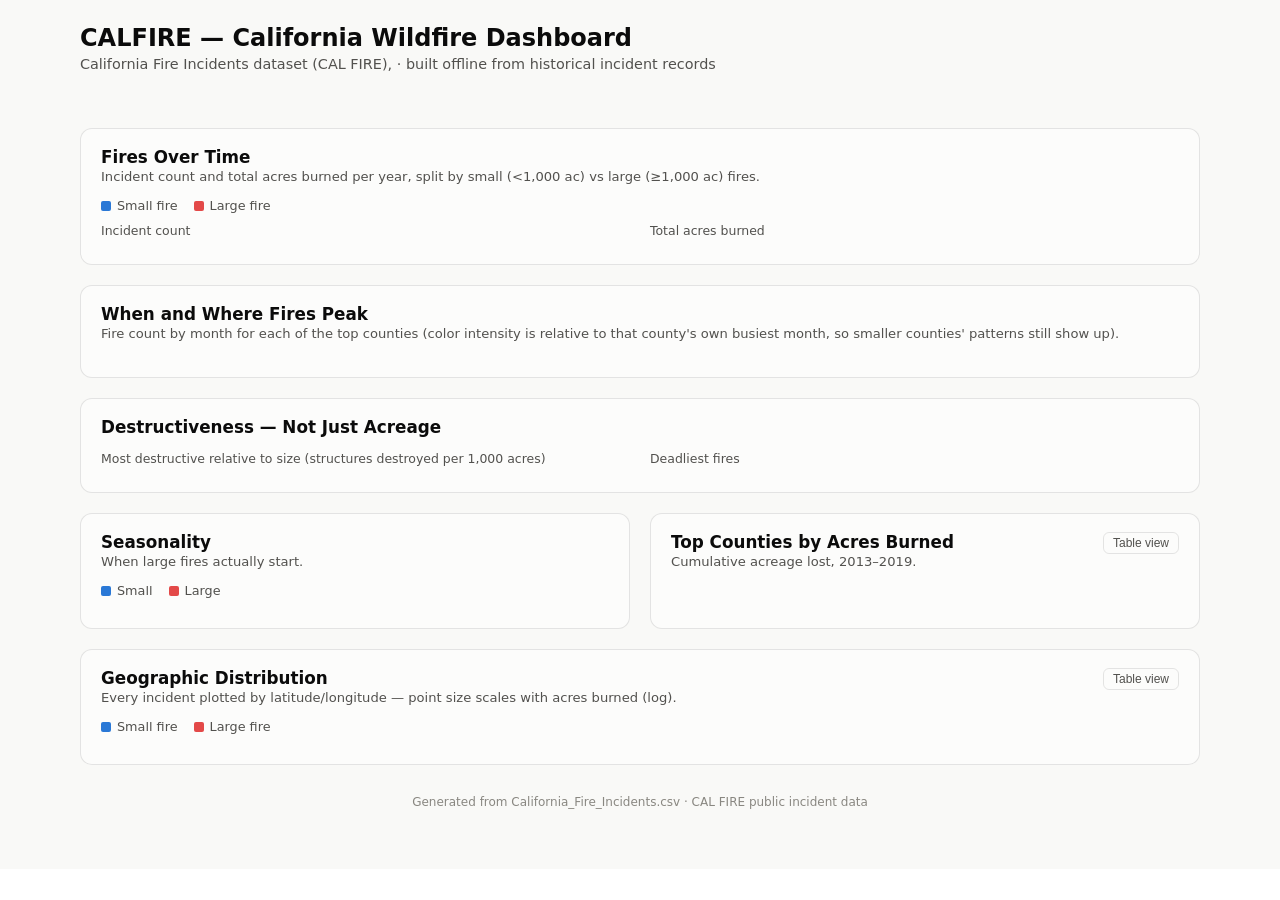
<file: dashboard/template.html>
<!doctype html>
<html lang="en">
<head>
<meta charset="utf-8">
<title>CALFIRE — California Wildfire Dashboard</title>
<style>
  .viz-root {
    color-scheme: light;
    --surface-1:      #fcfcfb;
    --plane:          #f9f9f7;
    --text-primary:   #0b0b0b;
    --text-secondary: #52514e;
    --text-muted:     #898781;
    --gridline:       #e1e0d9;
    --baseline:       #c3c2b7;
    --border:         rgba(11,11,11,0.10);
    --series-small:   #2a78d6;
    --series-large:   #e34948;
    --series-county:  #2a78d6;
    --series-forecast:#eb6834;
    --status-critical:#d03b3b;
  }
  @media (prefers-color-scheme: dark) {
    :root:where(:not([data-theme="light"])) .viz-root {
      color-scheme: dark;
      --surface-1:      #1a1a19;
      --plane:          #0d0d0d;
      --text-primary:   #ffffff;
      --text-secondary: #c3c2b7;
      --text-muted:     #898781;
      --gridline:       #2c2c2a;
      --baseline:       #383835;
      --border:         rgba(255,255,255,0.10);
      --series-small:   #3987e5;
      --series-large:   #e66767;
      --series-county:  #3987e5;
      --series-forecast:#d95926;
      --status-critical:#e66767;
    }
  }
  :root[data-theme="dark"] .viz-root {
    color-scheme: dark;
    --surface-1:      #1a1a19;
    --plane:          #0d0d0d;
    --text-primary:   #ffffff;
    --text-secondary: #c3c2b7;
    --text-muted:     #898781;
    --gridline:       #2c2c2a;
    --baseline:       #383835;
    --border:         rgba(255,255,255,0.10);
    --series-small:   #3987e5;
    --series-large:   #e66767;
    --series-county:  #3987e5;
    --series-forecast:#d95926;
    --status-critical:#e66767;
  }

  * { box-sizing: border-box; }
  body { margin: 0; font-family: system-ui, -apple-system, "Segoe UI", sans-serif; }
  .viz-root { background: var(--plane); color: var(--text-primary); min-height: 100%; padding: 24px 20px 60px; }
  .wrap { max-width: 1120px; margin: 0 auto; }
  h1 { font-size: 1.5rem; margin: 0 0 4px; }
  .subtitle { color: var(--text-secondary); font-size: 0.9rem; margin: 0 0 28px; }

  .stat-row { display: grid; grid-template-columns: repeat(auto-fit, minmax(160px, 1fr)); gap: 12px; margin-bottom: 28px; }
  .stat-tile { background: var(--surface-1); border: 1px solid var(--border); border-radius: 10px; padding: 14px 16px; }
  .stat-tile .value { font-size: 1.6rem; font-weight: 600; font-variant-numeric: tabular-nums; }
  .stat-tile .label { font-size: 0.78rem; color: var(--text-secondary); margin-top: 2px; }

  .panel { background: var(--surface-1); border: 1px solid var(--border); border-radius: 12px; padding: 18px 20px 20px; margin-bottom: 20px; }
  .panel h2 { font-size: 1.05rem; margin: 0 0 2px; }
  .panel .desc { font-size: 0.82rem; color: var(--text-secondary); margin: 0 0 14px; }
  .grid-2 { display: grid; grid-template-columns: 1fr 1fr; gap: 20px; }
  @media (max-width: 800px) { .grid-2 { grid-template-columns: 1fr; } }

  .legend { display: flex; gap: 16px; font-size: 0.8rem; color: var(--text-secondary); margin-bottom: 10px; flex-wrap: wrap; }
  .legend .item { display: flex; align-items: center; gap: 6px; }
  .swatch { width: 10px; height: 10px; border-radius: 2px; display: inline-block; }

  svg text { fill: var(--text-muted); font-size: 10px; }
  svg .axis-line { stroke: var(--baseline); stroke-width: 1; }
  svg .gridline { stroke: var(--gridline); stroke-width: 1; }
  svg .value-label { fill: var(--text-secondary); font-size: 10px; font-variant-numeric: tabular-nums; }

  .tooltip {
    position: fixed; pointer-events: none; z-index: 50;
    background: var(--text-primary); color: var(--surface-1);
    font-size: 0.78rem; padding: 6px 9px; border-radius: 6px;
    max-width: 220px; line-height: 1.4; opacity: 0; transition: opacity 0.08s;
  }
  .tooltip.show { opacity: 1; }

  .toggle-btn {
    font-size: 0.75rem; color: var(--text-secondary); background: none;
    border: 1px solid var(--border); border-radius: 6px; padding: 3px 9px;
    cursor: pointer; float: right;
  }
  .toggle-btn:hover { color: var(--text-primary); }

  table.data-table { width: 100%; border-collapse: collapse; font-size: 0.8rem; }
  table.data-table th, table.data-table td { text-align: right; padding: 5px 8px; border-bottom: 1px solid var(--gridline); font-variant-numeric: tabular-nums; }
  table.data-table th:first-child, table.data-table td:first-child { text-align: left; }
  table.data-table th { color: var(--text-secondary); font-weight: 500; }

  footer { text-align: center; font-size: 0.75rem; color: var(--text-muted); margin-top: 30px; }
</style>
</head>
<body>
<div class="viz-root">
  <div class="wrap">
    <h1>CALFIRE — California Wildfire Dashboard</h1>
    <p class="subtitle">California Fire Incidents dataset (CAL FIRE), <span id="date-range"></span> · built offline from historical incident records</p>

    <div class="stat-row" id="stat-row"></div>

    <div class="panel" id="panel-historical" style="display:none">
      <h2>148 Years of California Wildfire History</h2>
      <p class="desc" id="historical-desc"></p>
      <div class="legend">
        <span class="item"><span class="swatch" style="background:var(--series-small)"></span>Historical</span>
        <span class="item"><span class="swatch" style="background:var(--series-forecast)"></span>Forecast (best backtest fit)</span>
      </div>
      <div class="grid-2">
        <div>
          <div style="font-size:0.78rem;color:var(--text-secondary);margin-bottom:6px;" id="historical-count-label">Annual fire count</div>
          <div id="chart-historical-count"></div>
        </div>
        <div>
          <div style="font-size:0.78rem;color:var(--text-secondary);margin-bottom:6px;" id="historical-acres-label">Annual acres burned</div>
          <div id="chart-historical-acres"></div>
        </div>
      </div>
      <div class="grid-2" style="margin-top:18px;">
        <div>
          <div style="font-size:0.78rem;color:var(--text-secondary);margin-bottom:6px;">Acres burned by decade</div>
          <div id="chart-decade"></div>
        </div>
        <div>
          <div style="font-size:0.78rem;color:var(--text-secondary);margin-bottom:6px;">Top recorded causes (all-time)</div>
          <div id="chart-cause"></div>
        </div>
      </div>
      <div style="margin-top:18px;">
        <div style="font-size:0.78rem;color:var(--text-secondary);margin-bottom:6px;">How causes have shifted, decade by decade (fire count, color relative to each cause's own busiest decade)</div>
        <div id="chart-cause-decade"></div>
        <div id="scale-cause-decade"></div>
      </div>
      <div class="grid-2" style="margin-top:18px;">
        <div>
          <div style="font-size:0.78rem;color:var(--text-secondary);margin-bottom:6px;" id="region-label">Fires by CAL FIRE region</div>
          <div id="chart-region"></div>
        </div>
        <div>
          <div style="font-size:0.78rem;color:var(--text-secondary);margin-bottom:6px;">Top CAL FIRE units by acres burned (excludes federal land)</div>
          <div id="chart-calfire-units"></div>
        </div>
      </div>
    </div>

    <div class="panel">
      <h2>Fires Over Time</h2>
      <p class="desc">Incident count and total acres burned per year, split by small (&lt;1,000 ac) vs large (≥1,000 ac) fires.</p>
      <div class="legend">
        <span class="item"><span class="swatch" style="background:var(--series-small)"></span>Small fire</span>
        <span class="item"><span class="swatch" style="background:var(--series-large)"></span>Large fire</span>
      </div>
      <div class="grid-2">
        <div>
          <div style="font-size:0.78rem;color:var(--text-secondary);margin-bottom:6px;">Incident count</div>
          <div id="chart-yearly-count"></div>
        </div>
        <div>
          <div style="font-size:0.78rem;color:var(--text-secondary);margin-bottom:6px;">Total acres burned</div>
          <div id="chart-yearly-acres"></div>
        </div>
      </div>
    </div>

    <div class="panel">
      <h2>When and Where Fires Peak</h2>
      <p class="desc">Fire count by month for each of the top counties (color intensity is relative to that county's own busiest month, so smaller counties' patterns still show up).</p>
      <div id="chart-heatmap"></div>
      <div id="scale-heatmap"></div>
      <div id="table-peak-month" style="margin-top:16px;"></div>
    </div>

    <div class="panel">
      <h2>Destructiveness — Not Just Acreage</h2>
      <p class="desc" id="destructive-desc"></p>
      <div class="grid-2">
        <div>
          <div style="font-size:0.78rem;color:var(--text-secondary);margin-bottom:6px;">Most destructive relative to size (structures destroyed per 1,000 acres)</div>
          <div id="table-destructive"></div>
        </div>
        <div>
          <div style="font-size:0.78rem;color:var(--text-secondary);margin-bottom:6px;">Deadliest fires</div>
          <div id="table-deadly"></div>
        </div>
      </div>
    </div>

    <div class="panel" id="panel-forecast" style="display:none">
      <h2>12-Month Forecast</h2>
      <p class="desc" id="forecast-desc"></p>
      <div class="legend">
        <span class="item"><span class="swatch" style="background:var(--series-small)"></span>Historical</span>
        <span class="item"><span class="swatch" style="background:var(--series-forecast)"></span>Forecast (best backtest fit)</span>
      </div>
      <div class="grid-2">
        <div>
          <div style="font-size:0.78rem;color:var(--text-secondary);margin-bottom:6px;" id="forecast-count-label">Monthly fire count</div>
          <div id="chart-forecast-count"></div>
        </div>
        <div>
          <div style="font-size:0.78rem;color:var(--text-secondary);margin-bottom:6px;" id="forecast-acres-label">Monthly acres burned</div>
          <div id="chart-forecast-acres"></div>
        </div>
      </div>
    </div>

    <div class="panel" id="panel-thresholds" style="display:none">
      <h2>Which Fire-Size Threshold Has a Learnable Pattern?</h2>
      <p class="desc">Same model, retrained at each acreage cutoff — test ROC-AUC (0.5 = no better than chance).</p>
      <div id="chart-thresholds"></div>
    </div>

    <div class="grid-2">
      <div class="panel">
        <h2>Seasonality</h2>
        <p class="desc">When large fires actually start.</p>
        <div class="legend">
          <span class="item"><span class="swatch" style="background:var(--series-small)"></span>Small</span>
          <span class="item"><span class="swatch" style="background:var(--series-large)"></span>Large</span>
        </div>
        <div id="chart-seasonal"></div>
      </div>
      <div class="panel">
        <button class="toggle-btn" data-toggle="county">Table view</button>
        <h2>Top Counties by Acres Burned</h2>
        <p class="desc">Cumulative acreage lost, 2013–2019.</p>
        <div id="chart-county"></div>
        <div id="table-county" style="display:none"></div>
      </div>
    </div>

    <div class="panel">
      <button class="toggle-btn" data-toggle="map">Table view</button>
      <h2>Geographic Distribution</h2>
      <p class="desc">Every incident plotted by latitude/longitude — point size scales with acres burned (log).</p>
      <div class="legend">
        <span class="item"><span class="swatch" style="background:var(--series-small)"></span>Small fire</span>
        <span class="item"><span class="swatch" style="background:var(--series-large)"></span>Large fire</span>
      </div>
      <div id="chart-map"></div>
      <div id="table-map" style="display:none"></div>
    </div>

    <footer>Generated from California_Fire_Incidents.csv · CAL FIRE public incident data</footer>
  </div>
</div>
<div class="tooltip" id="tooltip"></div>

<script>
const DATA = __DASHBOARD_DATA_JSON__;

const tooltip = document.getElementById('tooltip');
function showTip(html, x, y) {
  tooltip.innerHTML = html;
  tooltip.style.left = (x + 14) + 'px';
  tooltip.style.top = (y + 14) + 'px';
  tooltip.classList.add('show');
}
function hideTip() { tooltip.classList.remove('show'); }

function svgEl(tag, attrs) {
  const el = document.createElementNS('http://www.w3.org/2000/svg', tag);
  for (const k in attrs) el.setAttribute(k, attrs[k]);
  return el;
}
function fmt(n) {
  if (n >= 1e6) return (n / 1e6).toFixed(1) + 'M';
  if (n >= 1e3) return (n / 1e3).toFixed(1) + 'K';
  return Math.round(n).toLocaleString();
}

function renderStackedBar(containerId, categories, smallVals, largeVals, width, height) {
  const container = document.getElementById(containerId);
  const margin = { top: 8, right: 8, bottom: 22, left: 38 };
  const w = width - margin.left - margin.right;
  const h = height - margin.top - margin.bottom;
  const svg = svgEl('svg', { width, height, viewBox: `0 0 ${width} ${height}` });
  const totals = categories.map((c, i) => smallVals[i] + largeVals[i]);
  const maxVal = Math.max(1, ...totals);
  const barW = w / categories.length * 0.62;
  const gap = 2;

  for (let g = 0; g <= 4; g++) {
    const y = margin.top + h - (h * g / 4);
    svg.appendChild(svgEl('line', { class: 'gridline', x1: margin.left, x2: margin.left + w, y1: y, y2: y }));
    const t = svgEl('text', { x: margin.left - 6, y: y + 3, 'text-anchor': 'end' });
    t.textContent = fmt(maxVal * g / 4);
    svg.appendChild(t);
  }
  svg.appendChild(svgEl('line', { class: 'axis-line', x1: margin.left, x2: margin.left + w, y1: margin.top + h, y2: margin.top + h }));

  categories.forEach((cat, i) => {
    const x = margin.left + (w / categories.length) * i + (w / categories.length - barW) / 2;
    const smallH = (smallVals[i] / maxVal) * h;
    const largeH = (largeVals[i] / maxVal) * h;
    const yBase = margin.top + h;

    const rSmall = svgEl('rect', { x, y: yBase - smallH, width: barW, height: Math.max(0, smallH - (largeH > 0 ? gap / 2 : 0)), rx: 3, fill: 'var(--series-small)' });
    svg.appendChild(rSmall);
    if (largeH > 0) {
      const rLarge = svgEl('rect', { x, y: yBase - smallH - largeH, width: barW, height: Math.max(0, largeH - gap / 2), rx: 3, fill: 'var(--series-large)' });
      svg.appendChild(rLarge);
    }
    [rSmall, ...(largeH > 0 ? [svg.lastChild] : [])].forEach((rect, seriesIdx) => {
      rect.style.cursor = 'pointer';
      rect.addEventListener('mousemove', (e) => {
        const label = seriesIdx === 0 ? 'Small' : 'Large';
        const val = seriesIdx === 0 ? smallVals[i] : largeVals[i];
        showTip(`<b>${cat}</b><br>${label}: ${fmt(val)}`, e.clientX, e.clientY);
      });
      rect.addEventListener('mouseleave', hideTip);
    });

    const lbl = svgEl('text', { x: x + barW / 2, y: margin.top + h + 14, 'text-anchor': 'middle' });
    lbl.textContent = cat;
    svg.appendChild(lbl);
  });

  container.innerHTML = '';
  container.appendChild(svg);
}

function renderLine(containerId, categories, values, width, height) {
  const container = document.getElementById(containerId);
  const margin = { top: 8, right: 8, bottom: 22, left: 46 };
  const w = width - margin.left - margin.right;
  const h = height - margin.top - margin.bottom;
  const svg = svgEl('svg', { width, height, viewBox: `0 0 ${width} ${height}` });
  const maxVal = Math.max(1, ...values);

  for (let g = 0; g <= 4; g++) {
    const y = margin.top + h - (h * g / 4);
    svg.appendChild(svgEl('line', { class: 'gridline', x1: margin.left, x2: margin.left + w, y1: y, y2: y }));
    const t = svgEl('text', { x: margin.left - 6, y: y + 3, 'text-anchor': 'end' });
    t.textContent = fmt(maxVal * g / 4);
    svg.appendChild(t);
  }
  svg.appendChild(svgEl('line', { class: 'axis-line', x1: margin.left, x2: margin.left + w, y1: margin.top + h, y2: margin.top + h }));

  const stepX = w / (categories.length - 1 || 1);
  const pts = values.map((v, i) => [margin.left + i * stepX, margin.top + h - (v / maxVal) * h]);
  const path = svgEl('path', { d: 'M' + pts.map(p => p.join(',')).join(' L'), fill: 'none', stroke: 'var(--series-small)', 'stroke-width': 2, 'stroke-linecap': 'round', 'stroke-linejoin': 'round' });
  svg.appendChild(path);

  pts.forEach(([x, y], i) => {
    const c = svgEl('circle', { cx: x, cy: y, r: 4, fill: 'var(--series-small)' });
    c.style.cursor = 'pointer';
    c.addEventListener('mousemove', (e) => showTip(`<b>${categories[i]}</b><br>${fmt(values[i])} acres`, e.clientX, e.clientY));
    c.addEventListener('mouseleave', hideTip);
    svg.appendChild(c);
    if (i % Math.ceil(categories.length / 8) === 0 || i === categories.length - 1) {
      const anchor = i === 0 ? 'start' : i === categories.length - 1 ? 'end' : 'middle';
      const lbl = svgEl('text', { x, y: margin.top + h + 14, 'text-anchor': anchor });
      lbl.textContent = categories[i];
      svg.appendChild(lbl);
    }
  });

  container.innerHTML = '';
  container.appendChild(svg);
}

function renderHBar(containerId, labels, values, width, height, unit, leftMargin) {
  unit = unit || 'acres';
  const container = document.getElementById(containerId);
  const margin = { top: 4, right: 46, bottom: 4, left: leftMargin || 110 };
  const w = width - margin.left - margin.right;
  const rowH = (height - margin.top - margin.bottom) / labels.length;
  const svg = svgEl('svg', { width, height, viewBox: `0 0 ${width} ${height}` });
  const maxVal = Math.max(1, ...values);

  labels.forEach((label, i) => {
    const y = margin.top + i * rowH;
    const barH = Math.min(16, rowH * 0.6);
    const barW = (values[i] / maxVal) * w;
    const rect = svgEl('rect', { x: margin.left, y: y + (rowH - barH) / 2, width: barW, height: barH, rx: 3, fill: 'var(--series-county)' });
    rect.style.cursor = 'pointer';
    rect.addEventListener('mousemove', (e) => showTip(`<b>${label}</b><br>${fmt(values[i])} ${unit}`, e.clientX, e.clientY));
    rect.addEventListener('mouseleave', hideTip);
    svg.appendChild(rect);

    const lbl = svgEl('text', { x: margin.left - 8, y: y + rowH / 2 + 3, 'text-anchor': 'end' });
    lbl.textContent = label;
    svg.appendChild(lbl);

    const val = svgEl('text', { class: 'value-label', x: margin.left + barW + 6, y: y + rowH / 2 + 3, 'text-anchor': 'start' });
    val.textContent = fmt(values[i]);
    svg.appendChild(val);
  });

  container.innerHTML = '';
  container.appendChild(svg);
}

function renderScatterMap(containerId, points, width, height) {
  const container = document.getElementById(containerId);
  const margin = { top: 8, right: 8, bottom: 8, left: 8 };
  const w = width - margin.left - margin.right;
  const h = height - margin.top - margin.bottom;
  const svg = svgEl('svg', { width, height, viewBox: `0 0 ${width} ${height}` });

  const lons = points.map(p => p.lon), lats = points.map(p => p.lat);
  const lonMin = Math.min(...lons), lonMax = Math.max(...lons);
  const latMin = Math.min(...lats), latMax = Math.max(...lats);
  const lonSpan = lonMax - lonMin, latSpan = latMax - latMin;
  const scale = Math.min(w / lonSpan, h / latSpan);
  const offX = margin.left + (w - lonSpan * scale) / 2;
  const offY = margin.top + (h - latSpan * scale) / 2;

  const maxAcres = Math.max(...points.map(p => p.acres), 1);
  points.forEach(p => {
    const x = offX + (p.lon - lonMin) * scale;
    const y = offY + (latMax - p.lat) * scale;
    const r = 1.5 + (Math.log10(p.acres + 1) / Math.log10(maxAcres + 1)) * 7;
    const c = svgEl('circle', {
      cx: x, cy: y, r,
      fill: p.large ? 'var(--series-large)' : 'var(--series-small)',
      'fill-opacity': 0.55, stroke: 'var(--surface-1)', 'stroke-width': 0.5,
    });
    c.style.cursor = 'pointer';
    c.addEventListener('mousemove', (e) => showTip(
      `<b>${p.name || 'Fire'}</b><br>${p.county} County<br>${fmt(p.acres)} acres · ${p.year}`, e.clientX, e.clientY
    ));
    c.addEventListener('mouseleave', hideTip);
    svg.appendChild(c);
  });

  container.innerHTML = '';
  container.appendChild(svg);
}

function renderForecastChart(containerId, seriesData, width, height) {
  const { history, forecast, best_model: bestKey } = seriesData;
  const container = document.getElementById(containerId);
  const margin = { top: 8, right: 8, bottom: 22, left: 46 };
  const w = width - margin.left - margin.right;
  const h = height - margin.top - margin.bottom;
  const svg = svgEl('svg', { width, height, viewBox: `0 0 ${width} ${height}` });

  const allDates = history.dates.concat(forecast.dates);
  const bestVals = forecast[bestKey];
  const lowerKey = bestKey + '_lower', upperKey = bestKey + '_upper';
  const allVals = history.values.concat(bestVals);
  const maxVal = Math.max(1, ...allVals, ...(forecast[upperKey] || []));

  for (let g = 0; g <= 4; g++) {
    const y = margin.top + h - (h * g / 4);
    svg.appendChild(svgEl('line', { class: 'gridline', x1: margin.left, x2: margin.left + w, y1: y, y2: y }));
    const t = svgEl('text', { x: margin.left - 6, y: y + 3, 'text-anchor': 'end' });
    t.textContent = fmt(maxVal * g / 4);
    svg.appendChild(t);
  }
  svg.appendChild(svgEl('line', { class: 'axis-line', x1: margin.left, x2: margin.left + w, y1: margin.top + h, y2: margin.top + h }));

  const n = allDates.length;
  const stepX = w / (n - 1);
  const xAt = (i) => margin.left + i * stepX;
  const yAt = (v) => margin.top + h - (v / maxVal) * h;

  if (forecast[lowerKey] && forecast[upperKey]) {
    const offset = history.dates.length;
    const bandPts = forecast[upperKey].map((v, i) => [xAt(offset + i), yAt(v)])
      .concat(forecast[lowerKey].map((v, i) => [xAt(offset + forecast[lowerKey].length - 1 - i), yAt(forecast[lowerKey][forecast[lowerKey].length - 1 - i])]));
    const band = svgEl('polygon', { points: bandPts.map(p => p.join(',')).join(' '), fill: 'var(--series-forecast)', opacity: 0.15 });
    svg.appendChild(band);
  }

  const histPts = history.values.map((v, i) => [xAt(i), yAt(v)]);
  svg.appendChild(svgEl('path', { d: 'M' + histPts.map(p => p.join(',')).join(' L'), fill: 'none', stroke: 'var(--series-small)', 'stroke-width': 2, 'stroke-linecap': 'round', 'stroke-linejoin': 'round' }));

  const offset = history.dates.length - 1;
  const fcPts = [histPts[histPts.length - 1], ...bestVals.map((v, i) => [xAt(offset + 1 + i), yAt(v)])];
  svg.appendChild(svgEl('path', { d: 'M' + fcPts.map(p => p.join(',')).join(' L'), fill: 'none', stroke: 'var(--series-forecast)', 'stroke-width': 2, 'stroke-dasharray': '4,3', 'stroke-linecap': 'round', 'stroke-linejoin': 'round' }));

  [...histPts, ...fcPts].forEach(([x, y], i) => {
    const isForecast = i >= histPts.length;
    const c = svgEl('circle', { cx: x, cy: y, r: 2.5, fill: isForecast ? 'var(--series-forecast)' : 'var(--series-small)' });
    c.style.cursor = 'pointer';
    const idx = isForecast ? i - histPts.length : i;
    const date = isForecast ? (idx === 0 ? history.dates[history.dates.length - 1] : forecast.dates[idx - 1]) : history.dates[idx];
    const val = isForecast ? (idx === 0 ? history.values[history.values.length - 1] : bestVals[idx - 1]) : history.values[idx];
    c.addEventListener('mousemove', (e) => showTip(`<b>${date}</b><br>${fmt(val)}${isForecast ? ' (forecast)' : ''}`, e.clientX, e.clientY));
    c.addEventListener('mouseleave', hideTip);
    svg.appendChild(c);
  });

  [[0, 'start'], [Math.floor(n / 2), 'middle'], [n - 1, 'end']].forEach(([i, anchor]) => {
    const lbl = svgEl('text', { x: xAt(i), y: margin.top + h + 14, 'text-anchor': anchor });
    lbl.textContent = allDates[i].slice(0, 7);
    svg.appendChild(lbl);
  });

  container.innerHTML = '';
  container.appendChild(svg);
}

function renderYearlyForecast(containerId, data, modelStartYear, width, height) {
  const container = document.getElementById(containerId);
  const margin = { top: 8, right: 8, bottom: 22, left: 46 };
  const w = width - margin.left - margin.right;
  const h = height - margin.top - margin.bottom;
  const svg = svgEl('svg', { width, height, viewBox: `0 0 ${width} ${height}` });

  const histYears = data.full_history.years, histVals = data.full_history.values;
  const fcYears = data.forecast.years, fcVals = data.forecast[data.best_model];
  const allYears = histYears.concat(fcYears);
  const maxVal = Math.max(1, ...histVals, ...fcVals);
  const minYear = allYears[0], maxYear = allYears[allYears.length - 1];
  const xAt = (year) => margin.left + ((year - minYear) / (maxYear - minYear)) * w;
  const yAt = (v) => margin.top + h - (v / maxVal) * h;

  for (let g = 0; g <= 4; g++) {
    const y = margin.top + h - (h * g / 4);
    svg.appendChild(svgEl('line', { class: 'gridline', x1: margin.left, x2: margin.left + w, y1: y, y2: y }));
    const t = svgEl('text', { x: margin.left - 6, y: y + 3, 'text-anchor': 'end' });
    t.textContent = fmt(maxVal * g / 4);
    svg.appendChild(t);
  }
  svg.appendChild(svgEl('line', { class: 'axis-line', x1: margin.left, x2: margin.left + w, y1: margin.top + h, y2: margin.top + h }));

  if (modelStartYear >= minYear && modelStartYear <= maxYear) {
    const mx = xAt(modelStartYear);
    svg.appendChild(svgEl('line', { x1: mx, x2: mx, y1: margin.top, y2: margin.top + h, stroke: 'var(--text-muted)', 'stroke-dasharray': '2,3', 'stroke-width': 1 }));
    const lbl = svgEl('text', { x: mx + 4, y: margin.top + 10, 'text-anchor': 'start' });
    lbl.textContent = modelStartYear + '+ modeled';
    svg.appendChild(lbl);
  }

  const histPts = histYears.map((yr, i) => [xAt(yr), yAt(histVals[i])]);
  svg.appendChild(svgEl('path', { d: 'M' + histPts.map(p => p.join(',')).join(' L'), fill: 'none', stroke: 'var(--series-small)', 'stroke-width': 1.5, 'stroke-linecap': 'round', 'stroke-linejoin': 'round' }));

  const fcPts = [histPts[histPts.length - 1], ...fcYears.map((yr, i) => [xAt(yr), yAt(fcVals[i])])];
  svg.appendChild(svgEl('path', { d: 'M' + fcPts.map(p => p.join(',')).join(' L'), fill: 'none', stroke: 'var(--series-forecast)', 'stroke-width': 2, 'stroke-dasharray': '4,3', 'stroke-linecap': 'round', 'stroke-linejoin': 'round' }));

  const hitArea = svgEl('g', {});
  histYears.forEach((yr, i) => {
    const c = svgEl('circle', { cx: xAt(yr), cy: yAt(histVals[i]), r: 6, fill: 'transparent' });
    c.style.cursor = 'pointer';
    c.addEventListener('mousemove', (e) => showTip(`<b>${yr}</b><br>${fmt(histVals[i])}`, e.clientX, e.clientY));
    c.addEventListener('mouseleave', hideTip);
    hitArea.appendChild(c);
  });
  fcYears.forEach((yr, i) => {
    const c = svgEl('circle', { cx: xAt(yr), cy: yAt(fcVals[i]), r: 4, fill: 'var(--series-forecast)' });
    c.style.cursor = 'pointer';
    c.addEventListener('mousemove', (e) => showTip(`<b>${yr}</b><br>${fmt(fcVals[i])} (forecast)`, e.clientX, e.clientY));
    c.addEventListener('mouseleave', hideTip);
    hitArea.appendChild(c);
  });
  svg.appendChild(hitArea);

  [minYear, Math.round((minYear + maxYear) / 2), maxYear].forEach((yr) => {
    const lbl = svgEl('text', { x: xAt(yr), y: margin.top + h + 14, 'text-anchor': 'middle' });
    lbl.textContent = yr;
    svg.appendChild(lbl);
  });

  container.innerHTML = '';
  container.appendChild(svg);
}

function renderThresholdBar(containerId, items, width, height) {
  const container = document.getElementById(containerId);
  const margin = { top: 8, right: 46, bottom: 24, left: 8 };
  const w = width - margin.left - margin.right;
  const barH = (height - margin.top - margin.bottom) / items.length;
  const svg = svgEl('svg', { width, height, viewBox: `0 0 ${width} ${height}` });

  const chanceX = margin.left + 0.5 * w;
  svg.appendChild(svgEl('line', { class: 'gridline', x1: chanceX, x2: chanceX, y1: margin.top, y2: margin.top + items.length * barH, 'stroke-dasharray': '3,3' }));
  const chanceLbl = svgEl('text', { x: chanceX, y: margin.top + items.length * barH + 14, 'text-anchor': 'middle' });
  chanceLbl.textContent = '0.5 (chance)';
  svg.appendChild(chanceLbl);

  items.forEach((item, i) => {
    const y = margin.top + i * barH;
    const bh = Math.min(20, barH * 0.6);
    const barW = (item.test_roc_auc) * w;
    const rect = svgEl('rect', { x: margin.left, y: y + (barH - bh) / 2, width: barW, height: bh, rx: 3, fill: 'var(--series-county)' });
    rect.style.cursor = 'pointer';
    rect.addEventListener('mousemove', (e) => showTip(
      `<b>&ge; ${item.threshold.toLocaleString()} acres</b><br>${(item.large_pct * 100).toFixed(1)}% of fires<br>Test ROC-AUC: ${item.test_roc_auc.toFixed(3)}<br>Model: ${item.best_model}`,
      e.clientX, e.clientY
    ));
    rect.addEventListener('mouseleave', hideTip);
    svg.appendChild(rect);

    const lbl = svgEl('text', { x: margin.left, y: y + (barH - bh) / 2 - 4, 'text-anchor': 'start' });
    lbl.textContent = `≥ ${item.threshold.toLocaleString()} ac`;
    svg.appendChild(lbl);

    const val = svgEl('text', { class: 'value-label', x: margin.left + barW + 6, y: y + barH / 2 + 3, 'text-anchor': 'start' });
    val.textContent = item.test_roc_auc.toFixed(3);
    svg.appendChild(val);
  });

  container.innerHTML = '';
  container.appendChild(svg);
}

// "Weather map" thermal scale (cool -> hot), ColorBrewer RdYlBu reversed.
// A deliberate exception to the usual single-hue sequential rule: this is
// the standard, widely-recognized convention for heat/intensity maps
// (temperature, radar), which is exactly the look being asked for here.
// Because a multi-hue ramp can't carry magnitude by hue alone, every cell
// keeps its exact-value tooltip and each chart ships a labeled scale bar,
// so nothing depends on color-matching alone.
const WEATHER_STOPS = [
  [0.00, '#313695'], [0.10, '#4575b4'], [0.20, '#74add1'], [0.30, '#abd9e9'],
  [0.40, '#e0f3f8'], [0.50, '#ffffbf'], [0.60, '#fee090'], [0.70, '#fdae61'],
  [0.80, '#f46d43'], [0.90, '#d73027'], [1.00, '#a50026'],
];
function hexToRgb(hex) {
  const n = parseInt(hex.slice(1), 16);
  return [(n >> 16) & 255, (n >> 8) & 255, n & 255];
}
function weatherColor(t) {
  t = Math.max(0, Math.min(1, t));
  for (let i = 0; i < WEATHER_STOPS.length - 1; i++) {
    const [t0, c0] = WEATHER_STOPS[i], [t1, c1] = WEATHER_STOPS[i + 1];
    if (t >= t0 && t <= t1) {
      const f = (t - t0) / (t1 - t0);
      const [r0, g0, b0] = hexToRgb(c0), [r1, g1, b1] = hexToRgb(c1);
      const r = Math.round(r0 + (r1 - r0) * f), g = Math.round(g0 + (g1 - g0) * f), b = Math.round(b0 + (b1 - b0) * f);
      return `rgb(${r},${g},${b})`;
    }
  }
  return WEATHER_STOPS[WEATHER_STOPS.length - 1][1];
}
function renderWeatherScaleBar(containerId, width) {
  const container = document.getElementById(containerId);
  const height = 34;
  const svg = svgEl('svg', { width, height, viewBox: `0 0 ${width} ${height}` });
  const barW = width - 70, barX = 35, barY = 4, barH = 10;
  const steps = 60;
  for (let i = 0; i < steps; i++) {
    svg.appendChild(svgEl('rect', {
      x: barX + (i / steps) * barW, y: barY, width: barW / steps + 0.5, height: barH,
      fill: weatherColor(i / (steps - 1)),
    }));
  }
  const low = svgEl('text', { x: barX - 4, y: barY + barH / 2 + 3, 'text-anchor': 'end' });
  low.textContent = 'Low';
  svg.appendChild(low);
  const high = svgEl('text', { x: barX + barW + 4, y: barY + barH / 2 + 3, 'text-anchor': 'start' });
  high.textContent = 'High';
  svg.appendChild(high);
  container.innerHTML = '';
  container.appendChild(svg);
}

function renderGridHeatmap(containerId, rowLabels, colLabels, matrix, width, height, tooltipFn, leftMargin) {
  const container = document.getElementById(containerId);
  const margin = { top: 20, right: 8, bottom: 4, left: leftMargin || 120 };
  const w = width - margin.left - margin.right;
  const rowH = (height - margin.top - margin.bottom) / rowLabels.length;
  const colW = w / colLabels.length;
  const svg = svgEl('svg', { width, height, viewBox: `0 0 ${width} ${height}` });

  colLabels.forEach((c, i) => {
    const lbl = svgEl('text', { x: margin.left + i * colW + colW / 2, y: margin.top - 6, 'text-anchor': 'middle' });
    lbl.textContent = c;
    svg.appendChild(lbl);
  });

  rowLabels.forEach((row, ri) => {
    const rowVals = matrix[ri];
    const rowMax = Math.max(1, ...rowVals);
    const y = margin.top + ri * rowH;

    const lbl = svgEl('text', { x: margin.left - 8, y: y + rowH / 2 + 3, 'text-anchor': 'end' });
    lbl.textContent = row;
    svg.appendChild(lbl);

    rowVals.forEach((val, ci) => {
      const x = margin.left + ci * colW;
      const fill = val === 0 ? 'var(--gridline)' : weatherColor(val / rowMax);
      const rect = svgEl('rect', {
        x: x + 1, y: y + 1, width: colW - 2, height: rowH - 2, rx: 2, fill,
      });
      rect.style.cursor = 'pointer';
      rect.addEventListener('mousemove', (e) => showTip(tooltipFn(row, colLabels[ci], val), e.clientX, e.clientY));
      rect.addEventListener('mouseleave', hideTip);
      svg.appendChild(rect);
    });
  });

  container.innerHTML = '';
  container.appendChild(svg);
}

function renderHeatmap(containerId, counties, heatRows, width, height) {
  const monthNames = ['Jan', 'Feb', 'Mar', 'Apr', 'May', 'Jun', 'Jul', 'Aug', 'Sep', 'Oct', 'Nov', 'Dec'];
  const byCounty = {};
  counties.forEach(c => { byCounty[c] = new Array(12).fill(0); });
  heatRows.forEach(r => { byCounty[r.CountyPrimary][r.Month - 1] = r.count; });
  const matrix = counties.map(c => byCounty[c]);
  renderGridHeatmap(containerId, counties, monthNames, matrix, width, height,
    (county, month, val) => `<b>${county} — ${month}</b><br>${val} fire${val === 1 ? '' : 's'}`);
}

function renderTable(containerId, headers, rows) {
  const container = document.getElementById(containerId);
  let html = '<table class="data-table"><thead><tr>';
  headers.forEach(h => html += `<th>${h}</th>`);
  html += '</tr></thead><tbody>';
  rows.forEach(r => {
    html += '<tr>' + r.map(c => `<td>${c}</td>`).join('') + '</tr>';
  });
  html += '</tbody></table>';
  container.innerHTML = html;
}

document.querySelectorAll('.toggle-btn').forEach(btn => {
  btn.addEventListener('click', () => {
    const key = btn.dataset.toggle;
    const chart = document.getElementById('chart-' + key);
    const table = document.getElementById('table-' + key);
    const showingTable = table.style.display !== 'none';
    chart.style.display = showingTable ? '' : 'none';
    table.style.display = showingTable ? 'none' : '';
    btn.textContent = showingTable ? 'Table view' : 'Chart view';
  });
});

function init() {
  const s = DATA.stats;
  document.getElementById('date-range').textContent = `${s.date_min} to ${s.date_max}`;
  document.getElementById('stat-row').innerHTML = `
    <div class="stat-tile"><div class="value">${s.total_incidents.toLocaleString()}</div><div class="label">Incidents recorded</div></div>
    <div class="stat-tile"><div class="value">${fmt(s.total_acres)}</div><div class="label">Total acres burned</div></div>
    <div class="stat-tile"><div class="value">${s.large_count.toLocaleString()}</div><div class="label">Large fires (≥1,000 ac)</div></div>
    <div class="stat-tile"><div class="value">${s.total_fatalities.toLocaleString()}</div><div class="label">Fatalities</div></div>
    <div class="stat-tile"><div class="value">${s.total_structures_destroyed.toLocaleString()}</div><div class="label">Structures destroyed</div></div>
  `;

  const years = DATA.yearly.map(d => d.Year);
  const smallByYear = DATA.yearly.map(d => d.count - d.large);
  const largeByYear = DATA.yearly.map(d => d.large);
  const acresByYear = DATA.yearly.map(d => d.acres);
  renderStackedBar('chart-yearly-count', years, smallByYear, largeByYear, 500, 220);
  renderLine('chart-yearly-acres', years, acresByYear, 500, 220);

  const seasons = DATA.seasonal.map(d => d.Season);
  const smallBySeason = DATA.seasonal.map(d => d.count - d.large);
  const largeBySeason = DATA.seasonal.map(d => d.large);
  renderStackedBar('chart-seasonal', seasons, smallBySeason, largeBySeason, 480, 240);

  const countyLabels = DATA.county.map(d => d.CountyPrimary);
  const countyVals = DATA.county.map(d => d.acres);
  renderHBar('chart-county', countyLabels, countyVals, 480, 320);
  renderTable('table-county', ['County', 'Incidents', 'Acres burned'],
    DATA.county.map(d => [d.CountyPrimary, d.count.toLocaleString(), fmt(d.acres)]));

  renderHeatmap('chart-heatmap', countyLabels, DATA.heatmap, 1080, 340);
  renderWeatherScaleBar('scale-heatmap', 1080);
  renderTable('table-peak-month', ['County', 'Peak Month', 'Fires in peak month', '% of county total in that month'],
    DATA.peak_month.map(p => [p.CountyPrimary, p.PeakMonth, p.PeakCount, (p.PeakShare * 100).toFixed(0) + '%']));

  const cov = DATA.reporting_coverage;
  document.getElementById('destructive-desc').textContent =
    `Structure-loss and fatality fields are only reported for a minority of fires in this dataset ` +
    `(structures: ${(cov.structures_pct * 100).toFixed(0)}% of fires, fatalities: ${(cov.fatalities_pct * 100).toFixed(0)}%) ` +
    `— rankings below are among fires that have a reported value, not the full dataset.`;
  renderTable('table-destructive', ['Fire', 'County', 'Year', 'Acres', 'Structures', 'Per 1,000 ac'],
    DATA.destructive.map(d => [d.Name, d.CountyPrimary, d.Year, fmt(d.AcresBurned), d.StructuresDestroyedNum, d.StructuresPer1000Acres.toFixed(0)]));
  renderTable('table-deadly', ['Fire', 'County', 'Year', 'Acres', 'Fatalities'],
    DATA.deadly.map(d => [d.Name, d.CountyPrimary, d.Year, fmt(d.AcresBurned), d.FatalitiesNum]));

  const points = DATA.points.map(p => ({ lat: p.lat, lon: p.lon, acres: p.acres, year: p.Year, large: p.Large, county: p.county, name: p.Name }));
  renderScatterMap('chart-map', points, 1080, 460);
  const topPoints = [...points].sort((a, b) => b.acres - a.acres).slice(0, 30);
  renderTable('table-map', ['Fire', 'County', 'Year', 'Acres'],
    topPoints.map(p => [p.name || '—', p.county, p.year, fmt(p.acres)]));

  if (DATA.forecast) {
    document.getElementById('panel-forecast').style.display = '';
    document.getElementById('forecast-desc').textContent =
      'Backtested against Naive and Seasonal Naive baselines on the last 12 months; each series forecast forward with whichever model actually won that backtest (by RMSE).';
    const naiveNote = (m) => (m === 'Naive' || m === 'SeasonalNaive')
      ? ` — ${m} won: fancier models (AR/ARIMA/Prophet) didn't beat it here`
      : ` — best fit: ${m}`;
    document.getElementById('forecast-count-label').textContent = 'Monthly fire count' + naiveNote(DATA.forecast.count.best_model);
    document.getElementById('forecast-acres-label').textContent = 'Monthly acres burned' + naiveNote(DATA.forecast.acres.best_model);
    renderForecastChart('chart-forecast-count', DATA.forecast.count, 500, 220);
    renderForecastChart('chart-forecast-acres', DATA.forecast.acres, 500, 220);
  }

  if (DATA.thresholds) {
    document.getElementById('panel-thresholds').style.display = '';
    renderThresholdBar('chart-thresholds', DATA.thresholds, 1080, 340);
  }

  if (DATA.historical) {
    document.getElementById('panel-historical').style.display = '';
    const startYr = DATA.historical.model_start_year;
    const allYears = DATA.historical.count.full_history.years;
    document.getElementById('historical-desc').textContent =
      `${allYears[0]}–${allYears[allYears.length - 1]} from CAL FIRE's historical fire perimeter dataset. ` +
      `Pre-${startYr} records are sparser (per CAL FIRE's own data-quality note), so only ${startYr}+ is backtested/forecast — the rest is shown for context.`;
    document.getElementById('historical-count-label').textContent = `Annual fire count — best fit: ${DATA.historical.count.best_model}`;
    document.getElementById('historical-acres-label').textContent = `Annual acres burned — best fit: ${DATA.historical.acres.best_model}`;
    renderYearlyForecast('chart-historical-count', DATA.historical.count, startYr, 500, 220);
    renderYearlyForecast('chart-historical-acres', DATA.historical.acres, startYr, 500, 220);

    const decades = DATA.historical.decade_summary;
    renderHBar('chart-decade', decades.map(d => d.decade), decades.map(d => d.acres), 500, 320);

    const causes = DATA.historical.cause_breakdown;
    renderHBar('chart-cause', causes.map(c => c.cause), causes.map(c => c.count), 500, 320, 'fires');

    const cd = DATA.historical.cause_by_decade;
    renderGridHeatmap('chart-cause-decade', cd.causes, cd.decades, cd.matrix, 1080, 280,
      (cause, decade, val) => `<b>${cause} — ${decade}</b><br>${val} fire${val === 1 ? '' : 's'}`, 140);
    renderWeatherScaleBar('scale-cause-decade', 1080);

    document.getElementById('region-label').textContent =
      `Fires by CAL FIRE region (only ${(DATA.historical.calfire_coverage_pct * 100).toFixed(0)}% of fires are on CAL FIRE-managed land — rest is federal)`;
    const regions = DATA.historical.region_breakdown;
    renderHBar('chart-region', regions.map(r => r.region), regions.map(r => r.count), 500, 140, 'fires', 160);

    const cfUnits = DATA.historical.calfire_units;
    renderHBar('chart-calfire-units', cfUnits.map(u => u.unit), cfUnits.map(u => u.acres), 500, 320, 'acres', 170);
  }
}

init();
</script>
</body>
</html>
</file>
